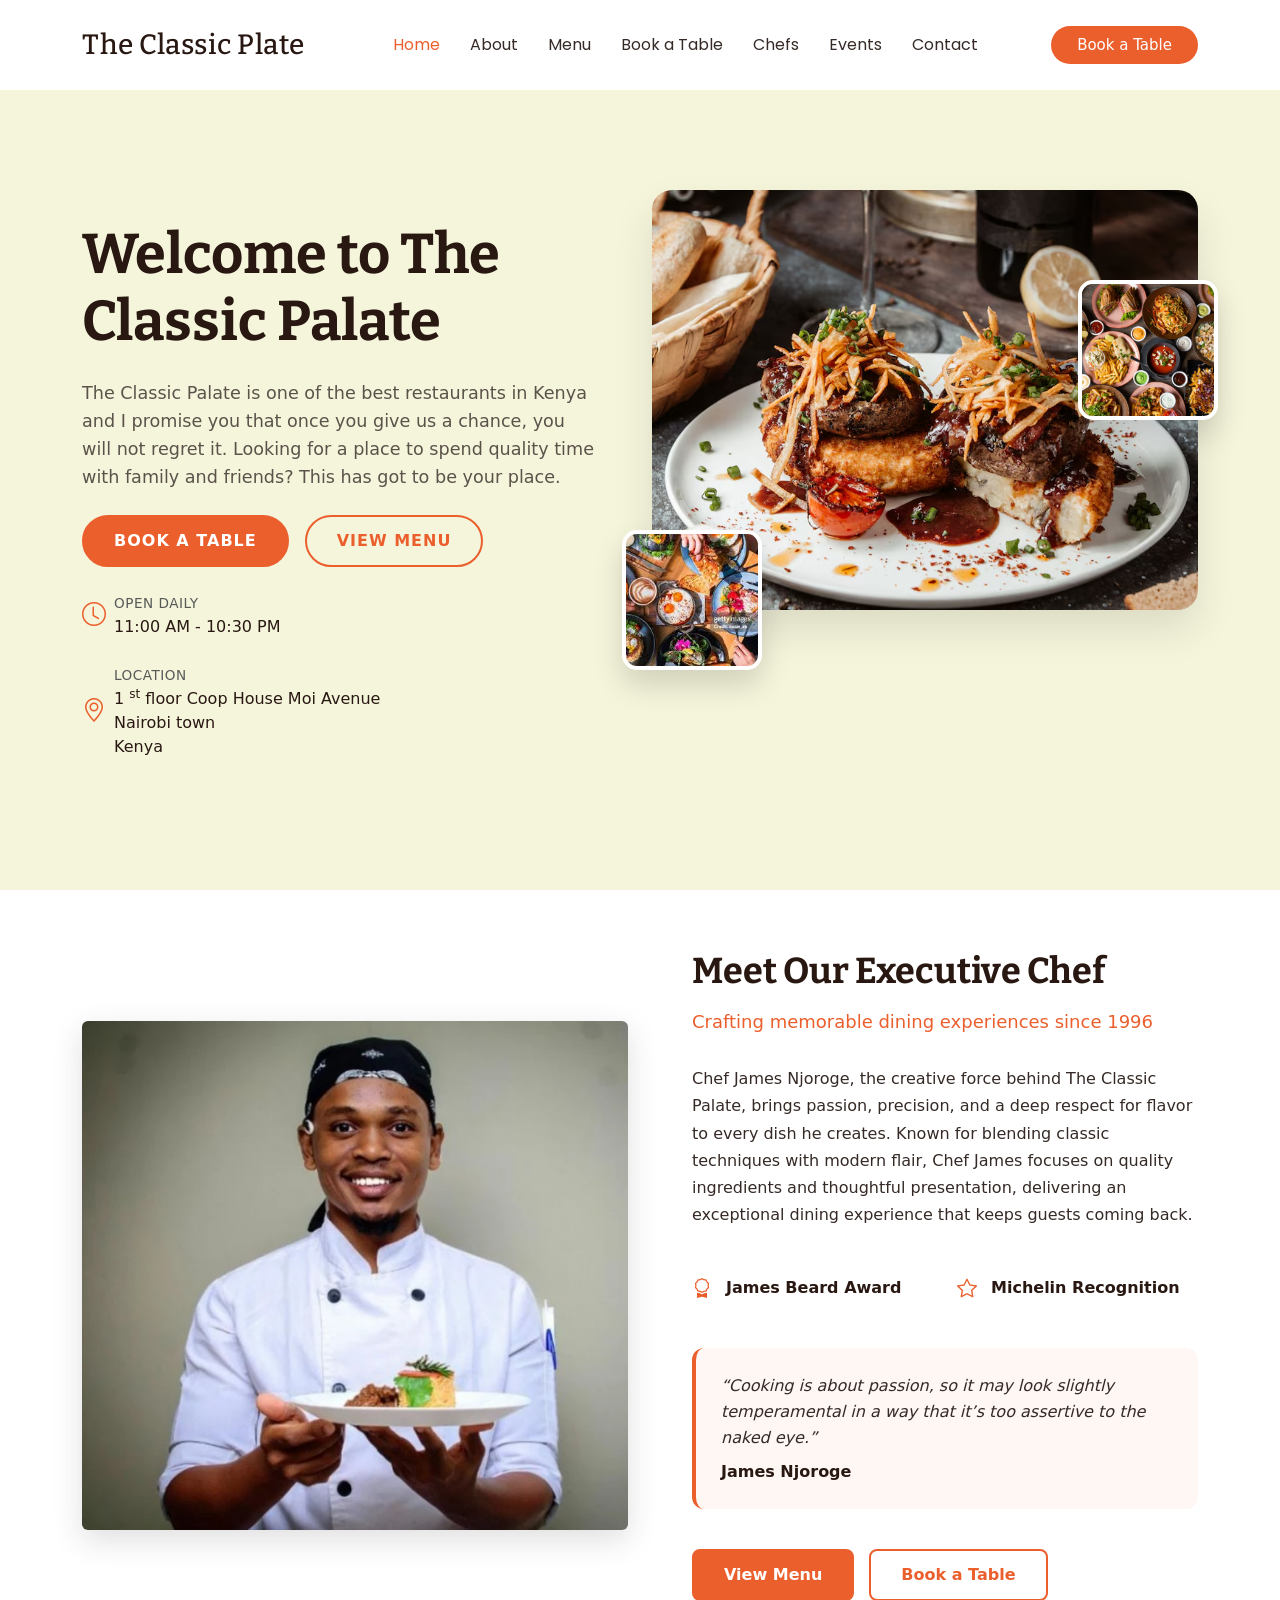
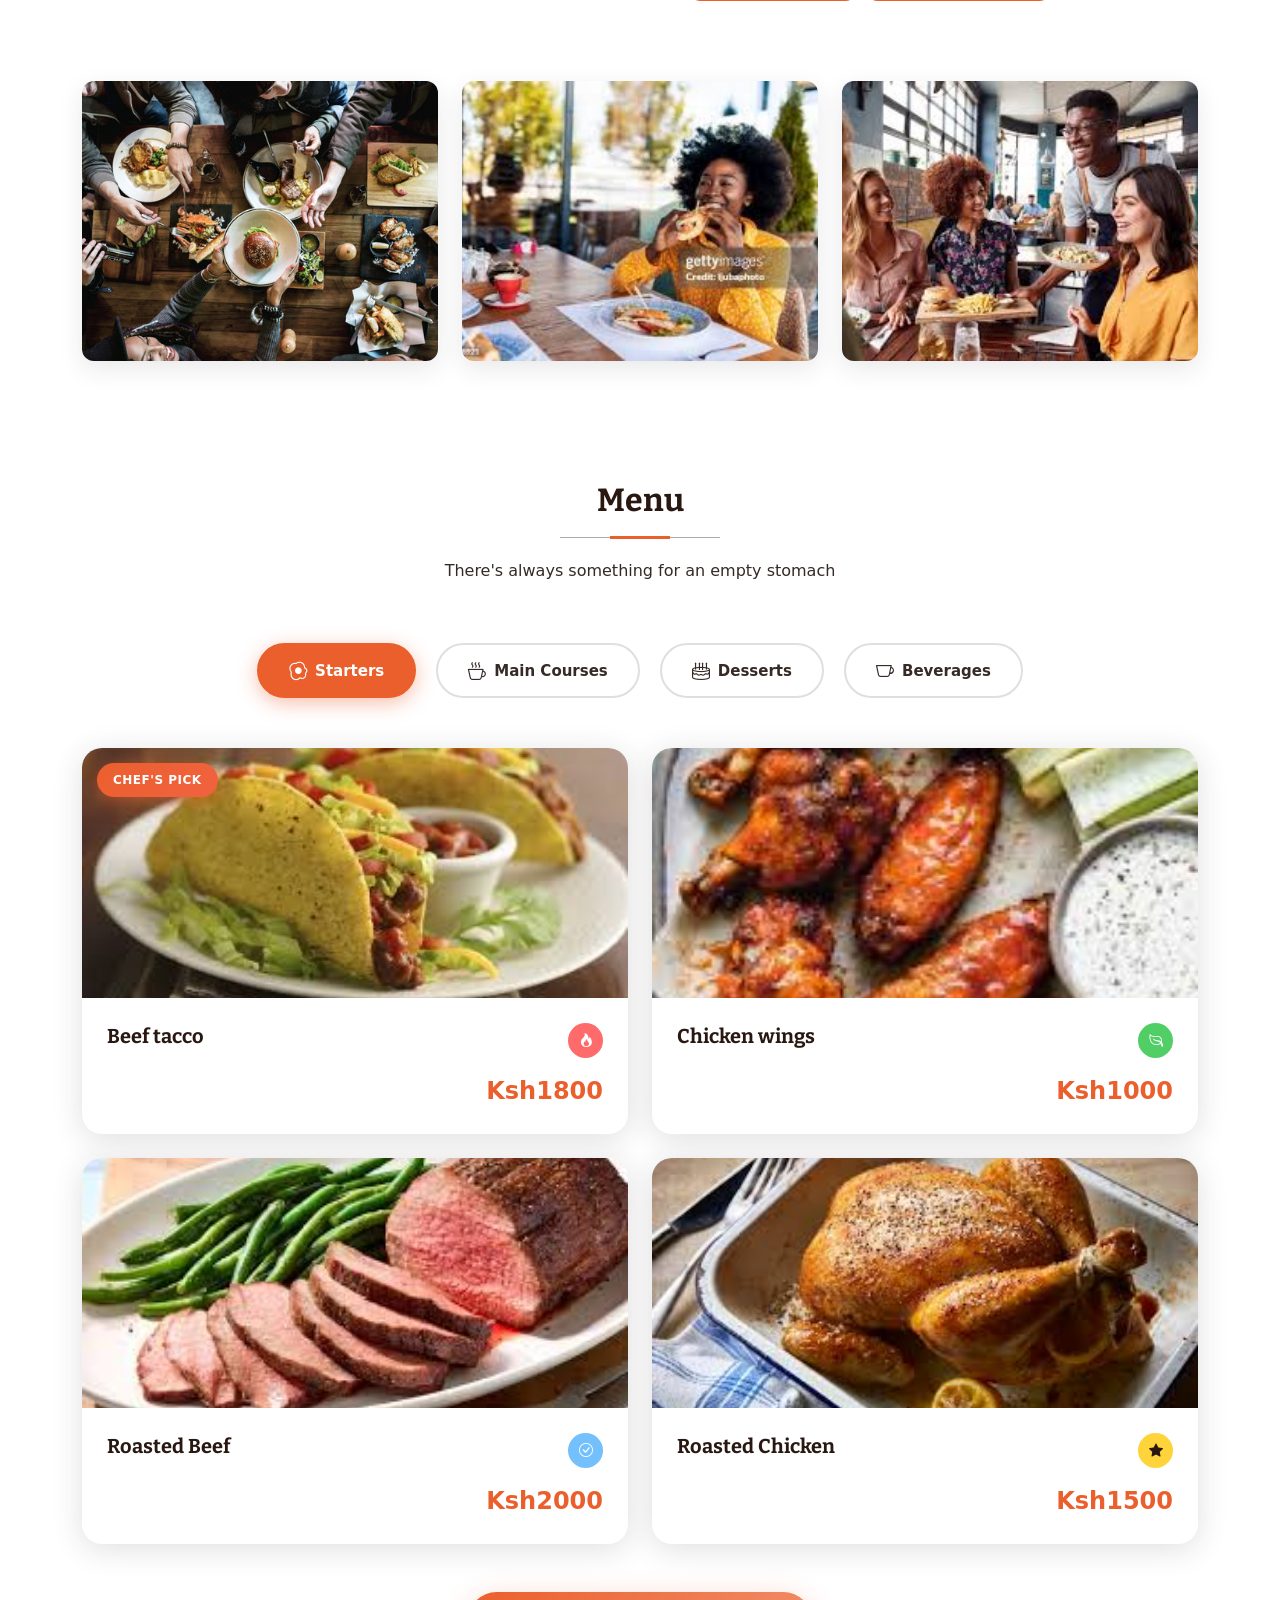
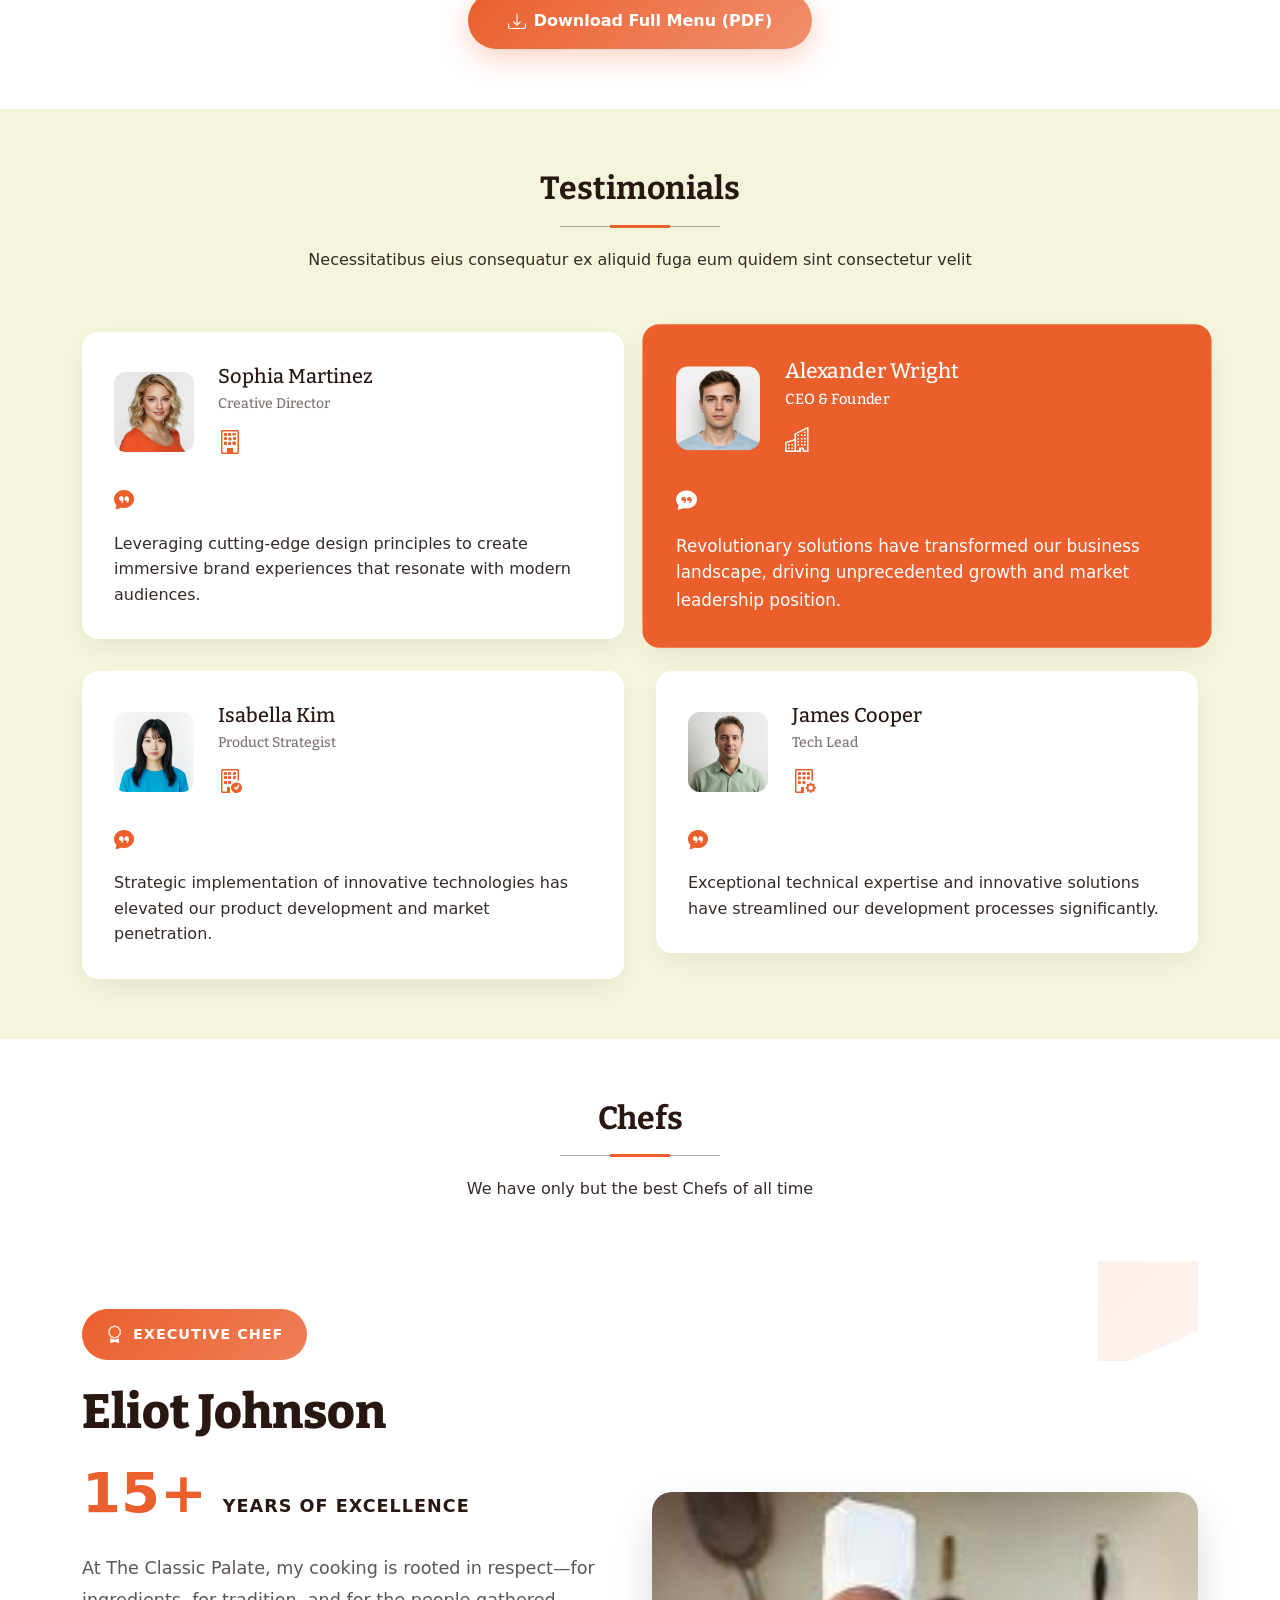
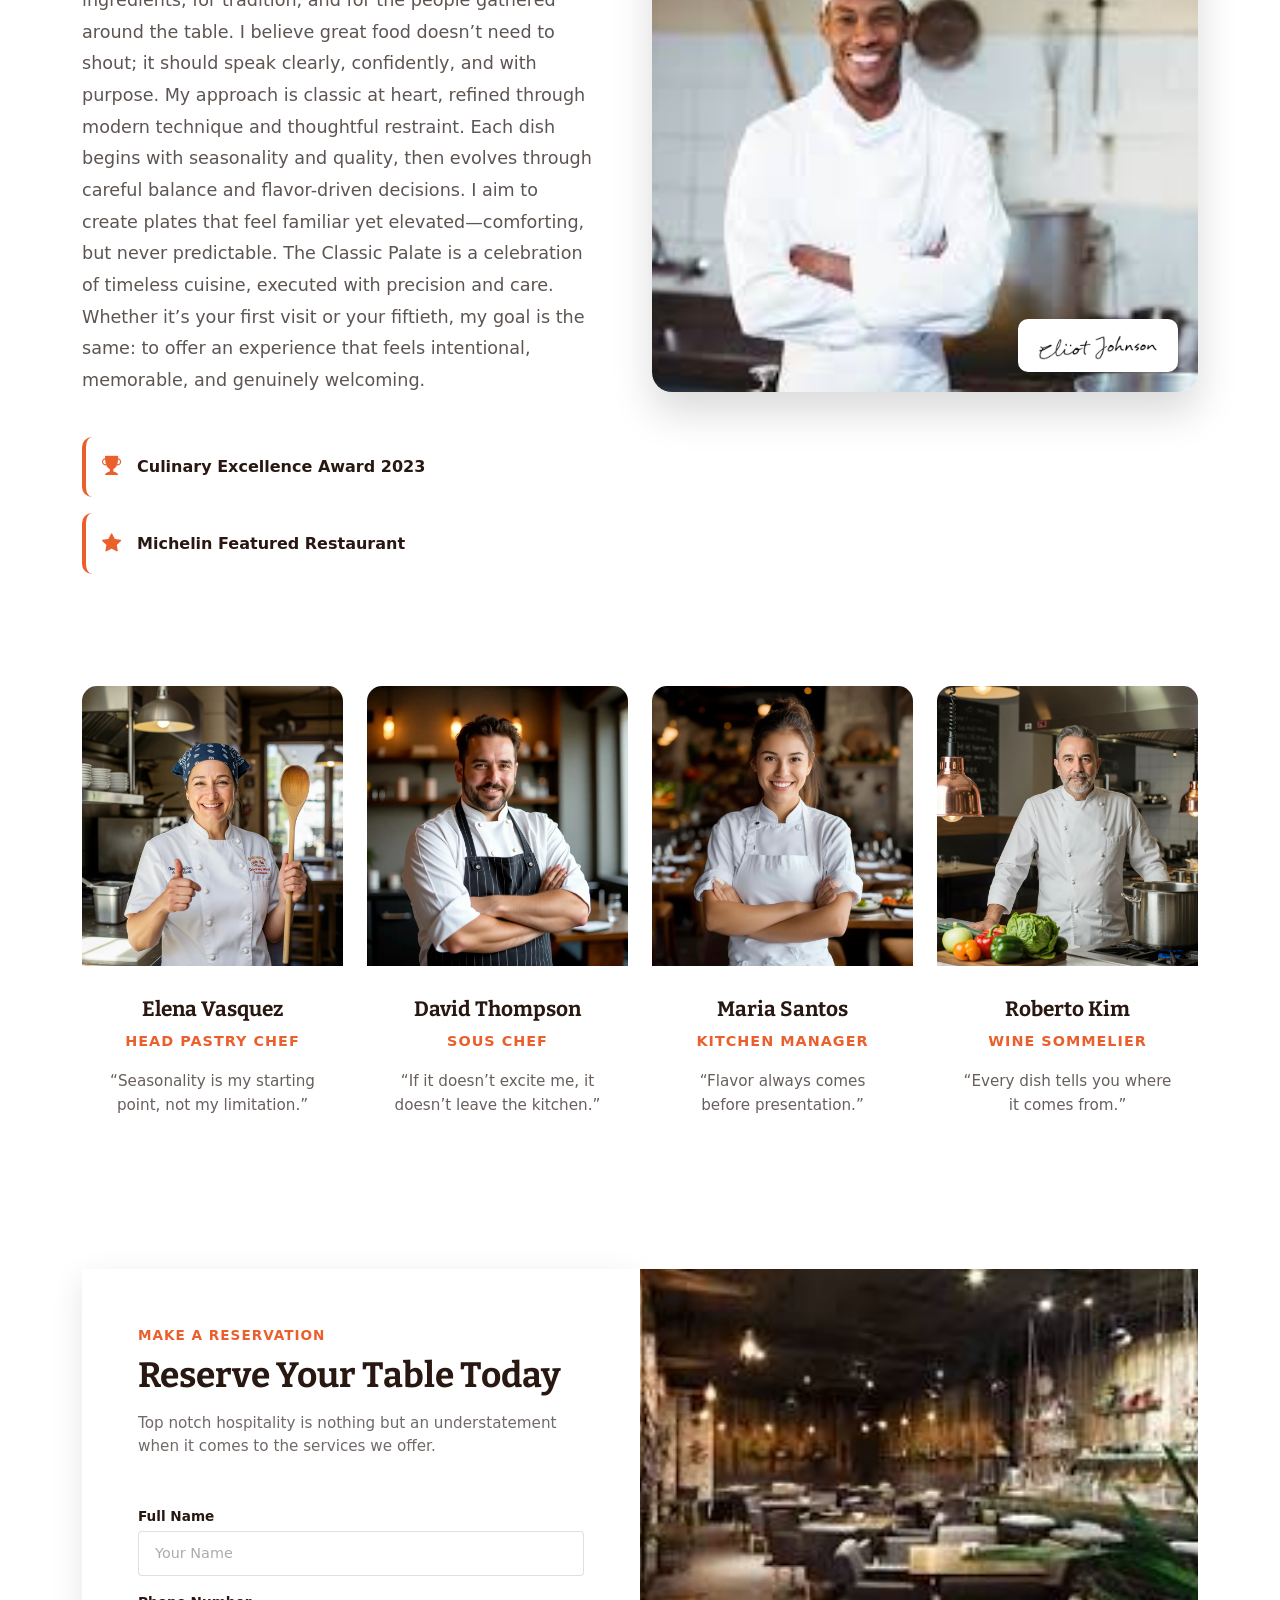
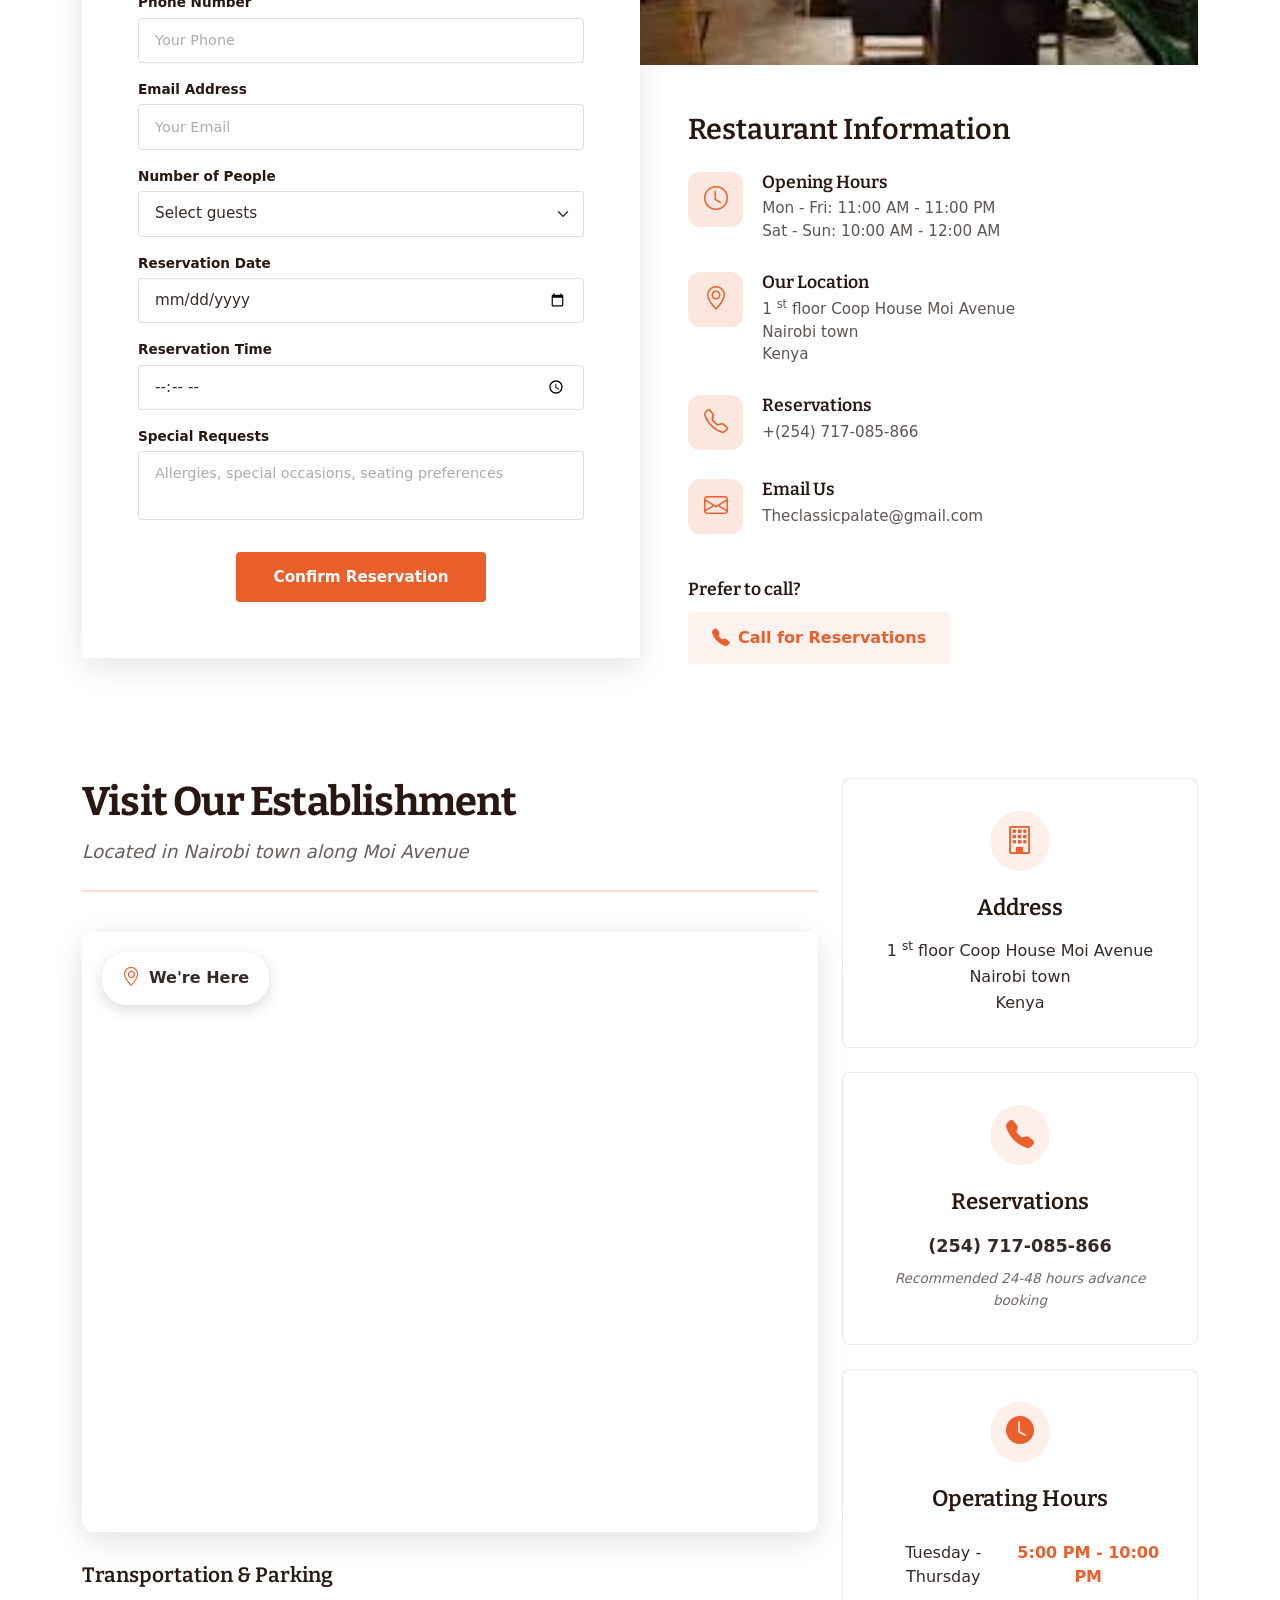
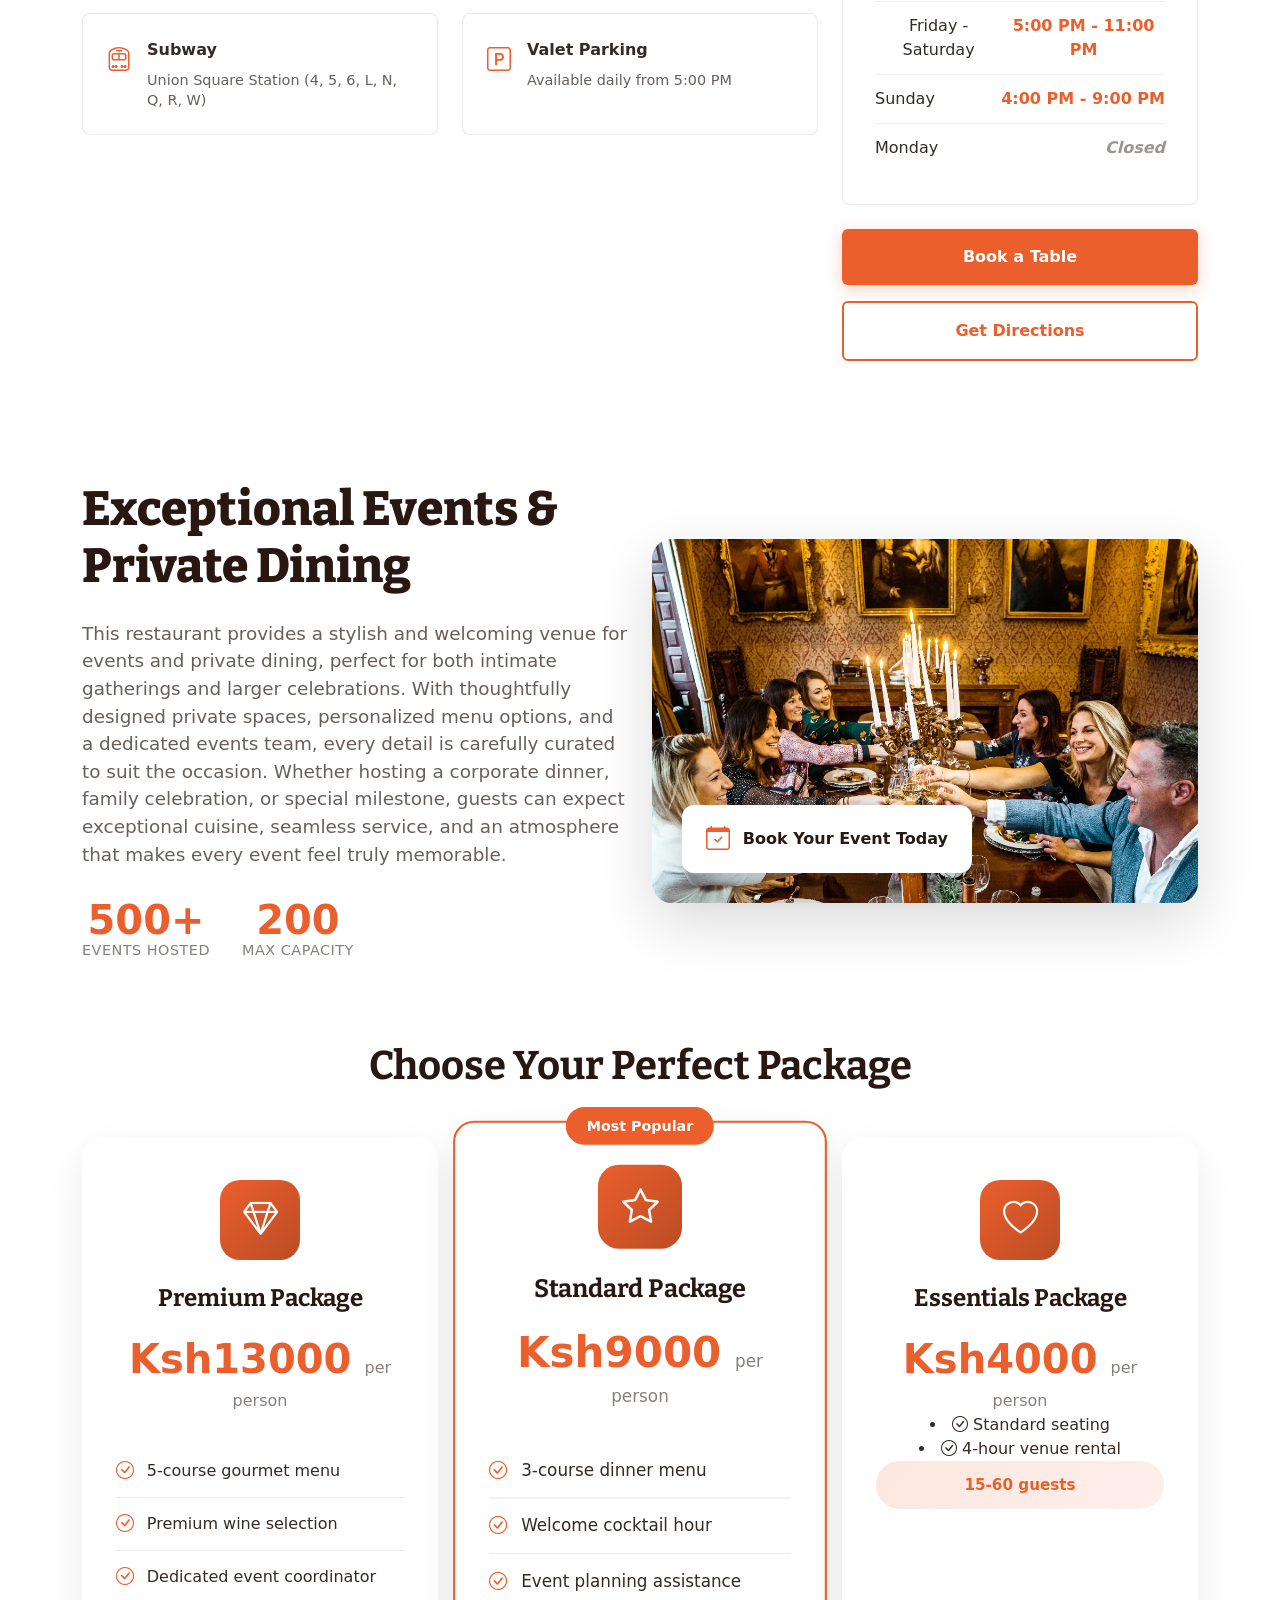
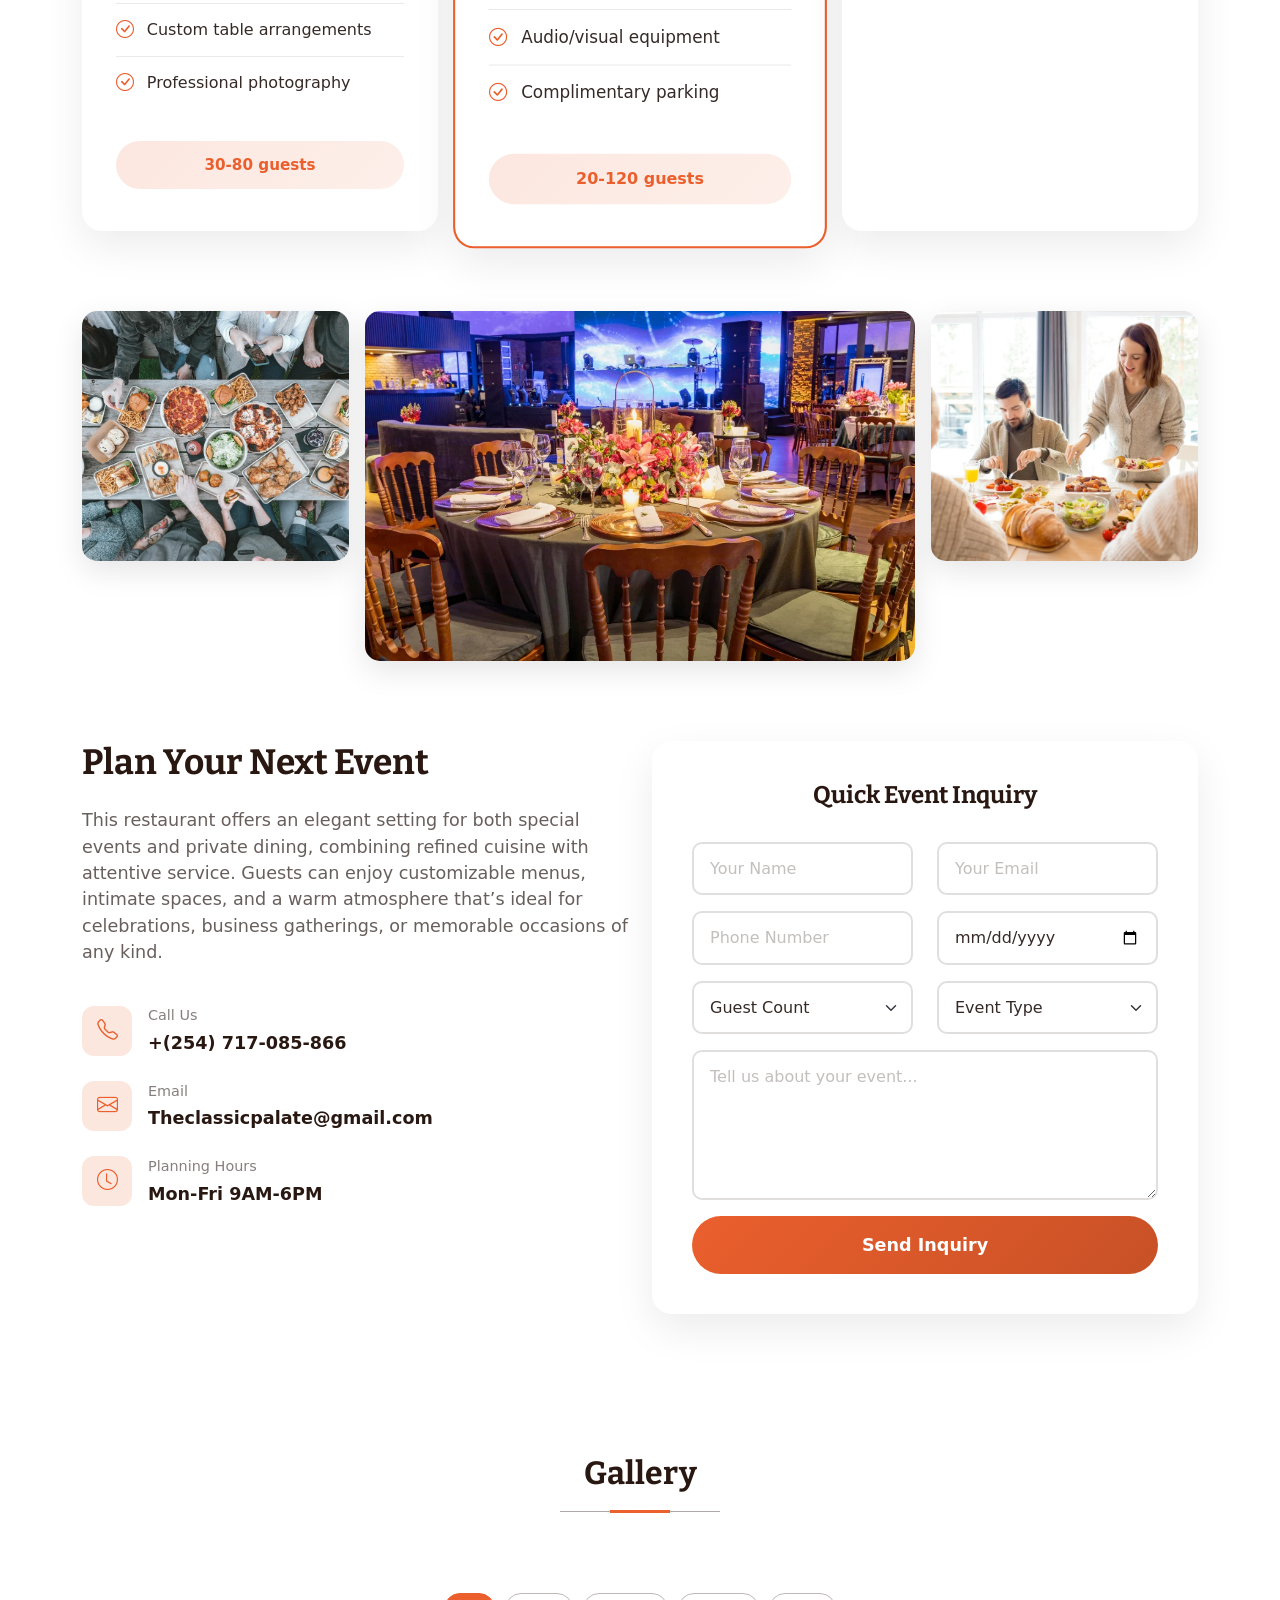
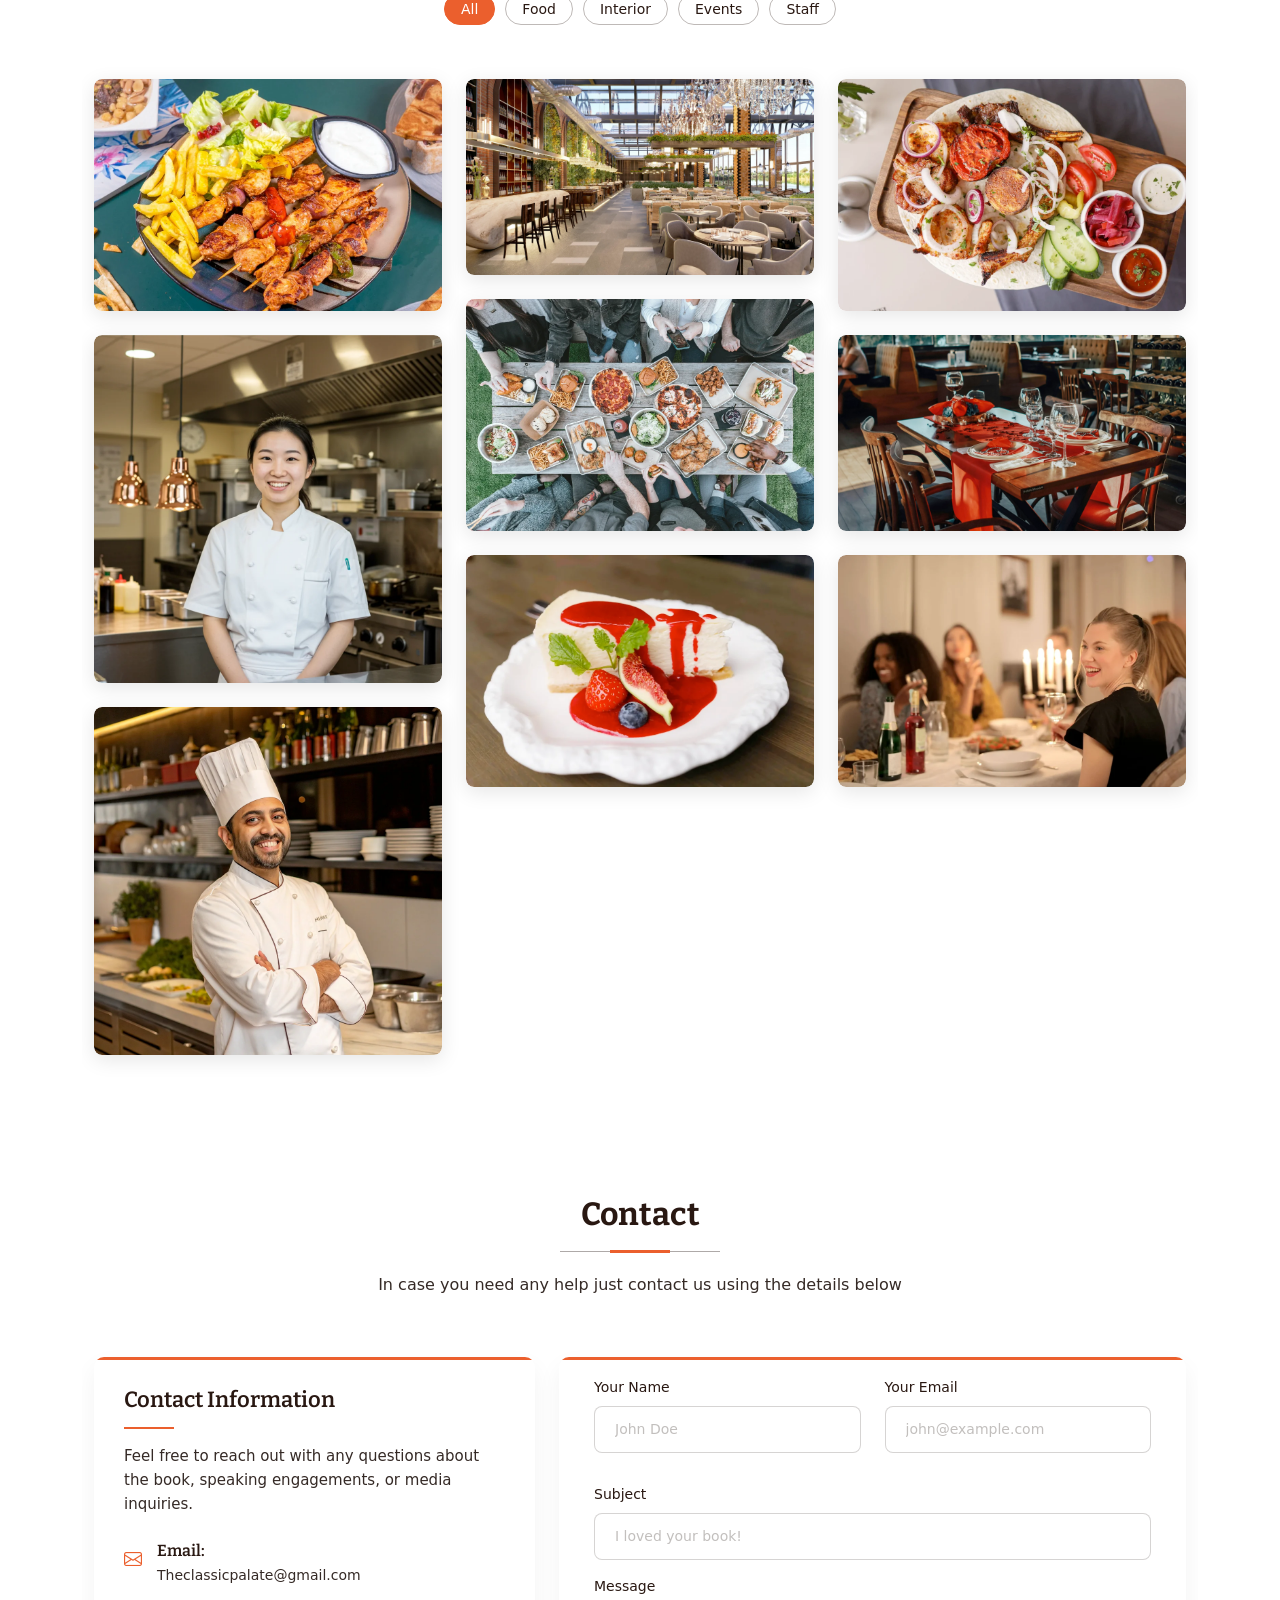
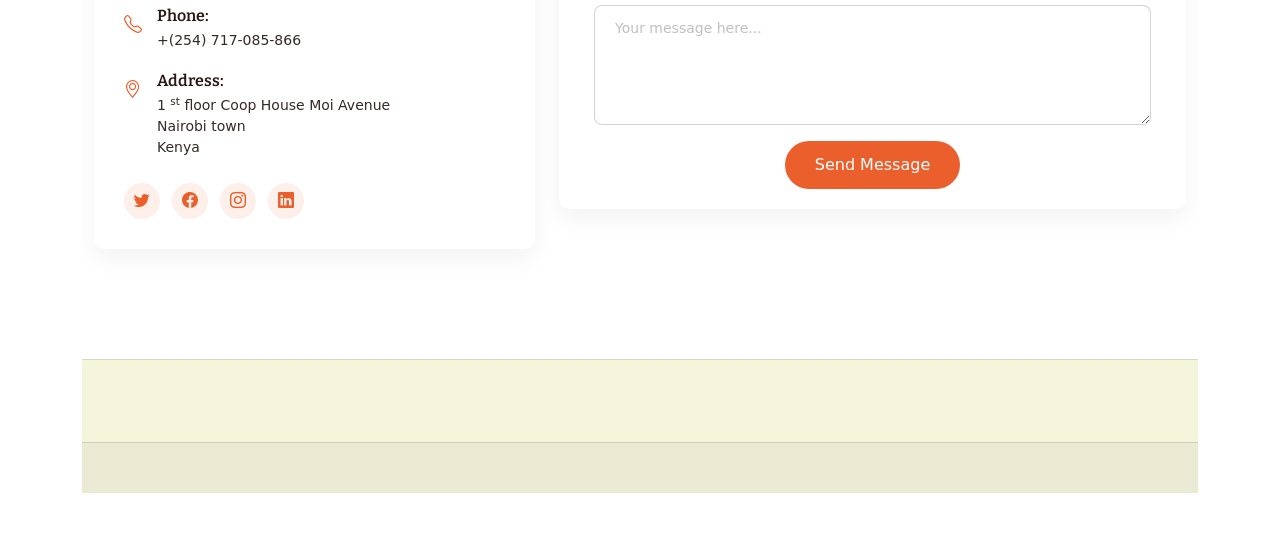
<file: index.html>
<!DOCTYPE html>
<html lang="en" xmlns:https="http://www.w3.org/1999/xhtml">

<head>
  <meta charset="utf-8">
  <meta content="width=device-width, initial-scale=1.0" name="viewport">
  <title>The Classic Palate</title>
  <meta name="description" content="">
  <meta name="keywords" content="">

  <!-- Favicons -->

  <link href="assets/img/restaurant.png" rel="icon">
  <link href="assets/img/apple-touch-icon.png" rel="apple-touch-icon">

  <!-- Fonts -->
  <link href="https://fonts.googleapis.com" rel="preconnect">
  <link href="https://fonts.gstatic.com" rel="preconnect" crossorigin>
  <link href="https://fonts.googleapis.com/css2?family=Roboto:ital,wght@0,100;0,300;0,400;0,500;0,700;0,900;1,100;1,300;1,400;1,500;1,700;1,900&family=Poppins:ital,wght@0,100;0,200;0,300;0,400;0,500;0,600;0,700;0,800;0,900;1,100;1,200;1,300;1,400;1,500;1,600;1,700;1,800;1,900&family=Bitter:ital,wght@0,100;0,200;0,300;0,400;0,500;0,600;0,700;0,800;0,900;1,100;1,200;1,300;1,400;1,500;1,600;1,700;1,800;1,900&display=swap" rel="stylesheet">

  <!-- Vendor CSS Files -->
  <link href="assets/vendor/bootstrap/css/bootstrap.min.css" rel="stylesheet">
  <link href="assets/vendor/bootstrap-icons/bootstrap-icons.css" rel="stylesheet">
  <link href="assets/vendor/aos/aos.css" rel="stylesheet">
  <link href="assets/vendor/glightbox/css/glightbox.min.css" rel="stylesheet">

  <!-- Main CSS File -->
  <link href="assets/css/main.css" rel="stylesheet">

  <!-- =======================================================
  * Template Name: The Classic Palate
  * Template URL: https://bootstrapmade.com/savora-bootstrap-restaurant-template/
  * Updated: Jul 29 2025 with Bootstrap v5.3.7
  * Author: BootstrapMade.com
  * License: https://bootstrapmade.com/license/
  ======================================================== -->
</head>

<body class="index-page">

  <header id="header" class="header d-flex align-items-center sticky-top">
    <div class="container position-relative d-flex align-items-center justify-content-between">

      <a href="index.html" class="logo d-flex align-items-center me-auto me-xl-0">
        <!-- Uncomment the line below if you also wish to use an image logo -->
        <!-- <img src="assets/img/logo.webp" alt=""> -->
        <h1 class="sitename">The Classic Plate</h1>
      </a>

      <nav id="navmenu" class="navmenu">
        <ul>
          <li><a href="#hero" class="active">Home</a></li>
          <li><a href="#about">About</a></li>
          <li><a href="#menu">Menu</a></li>
          <li><a href="#book-a-table">Book a Table</a></li>
          <li><a href="#chefs">Chefs</a></li>
          <li><a href="#events">Events</a></li>
          <li><a href="#contact">Contact</a></li>
        </ul>
        <i class="mobile-nav-toggle d-xl-none bi bi-list"></i>
      </nav>

      <a class="btn-getstarted d-none d-sm-block" href="#book-a-table">Book a Table</a>

    </div>
  </header>

  <main class="main">

    <!-- Hero Section -->
    <section id="hero" class="hero section light-background">

      <div class="container" data-aos="fade-up" data-aos-delay="100">

        <div class="hero-content">
          <div class="row align-items-center">

            <div class="col-lg-6" data-aos="fade-right" data-aos-delay="200">
              <div class="content">
                <h1 class="hero-title mb-4">Welcome to The Classic Palate</h1>
                <p class="hero-subtitle mb-4">The Classic Palate is one of the best restaurants in Kenya and I promise you that once you give us a chance, you will not regret it. Looking for a place to spend quality time with family and friends? This has got to be your place.</p>

                <div class="hero-actions d-flex flex-wrap gap-3 mb-4">
                  <a href="#book-a-table" class="btn btn-primary">Book a Table</a>
                  <a href="#menu" class="btn btn-outline">View Menu</a>
                </div>

                <div class="hero-info d-flex flex-wrap align-items-center gap-4">
                  <div class="info-item d-flex align-items-center">
                    <i class="bi bi-clock me-2"></i>
                    <div>
                      <small class="text-muted">Open Daily</small>
                      <div class="fw-medium">11:00 AM - 10:30 PM</div>
                    </div>
                  </div>
                  <div class="info-item d-flex align-items-center">
                    <i class="bi bi-geo-alt me-2"></i>
                    <div>
                      <small class="text-muted">Location</small>
                      <div class="fw-medium">1 <sup>st</sup> floor Coop House Moi Avenue<br>Nairobi town<br>Kenya</div>
                    </div>
                  </div>
                </div>
              </div>
            </div>

            <div class="col-lg-6" data-aos="fade-left" data-aos-delay="300">
              <div class="hero-images">
                <div class="main-image">
                  <img src="assets/img/palate1.avif" alt="Signature Mediterranean Dish" class="img-fluid">
                </div>
                <div class="floating-images">
                  <div class="floating-image floating-image-1">
                    <img src="assets/img/palate2.jpg" alt="Grilled Seafood" class="img-fluid">
                  </div>
                  <div class="floating-image floating-image-2">
                    <img src="assets/img/palate3.jpg" alt="Mediterranean Dessert" class="img-fluid">
                  </div>
                </div>
              </div>
            </div>

          </div>
        </div>

      </div>

    </section><!-- /Hero Section -->

    <!-- About Section -->
    <section id="about" class="about section">

      <div class="container" data-aos="fade-up" data-aos-delay="100">

        <div class="row align-items-center">
          <div class="col-lg-6" data-aos="fade-right" data-aos-delay="200">
            <div class="about-image">
              <img src="assets/img/chef2.webp" alt="Executive Chef" class="img-fluid rounded h-500px">

            </div>
          </div>

          <div class="col-lg-6" data-aos="fade-left" data-aos-delay="300">
            <div class="about-content">
              <div class="section-header">
                <h2>Meet Our Executive Chef</h2>
                <p class="subtitle">Crafting memorable dining experiences since 1996</p>
              </div>

              <div class="story-text">
                <p>Chef James Njoroge, the creative force behind The Classic Palate, brings passion, precision, and a deep respect for flavor to every dish he creates. Known for blending classic techniques with modern flair, Chef James focuses on quality ingredients and thoughtful presentation, delivering an exceptional dining experience that keeps guests coming back.</p>


              </div>

              <div class="chef-highlights">
                <div class="row">
                  <div class="col-6">
                    <div class="highlight-item">
                      <i class="bi bi-award"></i>
                      <span>James Beard Award</span>
                    </div>
                  </div>
                  <div class="col-6">
                    <div class="highlight-item">
                      <i class="bi bi-star"></i>
                      <span>Michelin Recognition</span>
                    </div>
                  </div>
                </div>
              </div>

              <div class="chef-quote">
                <blockquote>
                  “Cooking is about passion, so it may look slightly temperamental in a way that it’s too assertive to the naked eye.”
                </blockquote>
                <cite>James Njoroge</cite>
              </div>

              <div class="cta-buttons">
                <a href="#menu" class="btn btn-primary">View Menu</a>
                <a href="#book-a-table" class="btn btn-outline">Book a Table</a>
              </div>
            </div>
          </div>
        </div>

        <div class="restaurant-gallery" data-aos="fade-up" data-aos-delay="400">
          <div class="row g-4">
            <div class="col-lg-4 col-md-6">
              <div class="gallery-item">
                <img src="assets/img/palate6.jpg" alt="Restaurant Interior" class="img-fluid rounded">
                <div class="gallery-caption">
                  <h4>Elegant Dining</h4>
                  <p>Sophisticated ambiance for every occasion</p>
                </div>
              </div>
            </div><!-- End Gallery Item -->

            <div class="col-lg-4 col-md-6">
              <div class="gallery-item">
                <img src="assets/img/palate7.jpg" alt="Signature Dish" class="img-fluid rounded">
                <div class="gallery-caption">
                  <h4>Signature Dishes</h4>
                  <p>Artfully crafted seasonal specialties</p>
                </div>
              </div>
            </div><!-- End Gallery Item -->

            <div class="col-lg-4 col-md-6">
              <div class="gallery-item">
                <img src="assets/img/palate8.jpg" alt="Wine Selection" class="img-fluid rounded">
                <div class="gallery-caption">
                  <h4>Curated Wine</h4>
                  <p>Exceptional pairings from around the world</p>
                </div>
              </div>
            </div><!-- End Gallery Item -->
          </div>
        </div>

      </div>

    </section><!-- /About Section -->

    <!-- Menu Section -->
    <section id="menu" class="menu section">

      <!-- Section Title -->
      <div class="container section-title" data-aos="fade-up">
        <h2>Menu</h2>
        <p>There's always something for an empty stomach</p>
      </div><!-- End Section Title -->

      <div class="container" data-aos="fade-up" data-aos-delay="100">

        <div class="row">
          <div class="col-lg-12">
            <div class="menu-filters">
              <ul class="nav nav-pills justify-content-center" id="menuTabs" role="tablist">
                <li class="nav-item" role="presentation">
                  <button class="nav-link active" id="menu-starters-tab" data-bs-toggle="pill" data-bs-target="#menu-starters" type="button" role="tab">
                    <i class="bi bi-egg-fried me-2"></i>Starters
                  </button>
                </li>
                <li class="nav-item" role="presentation">
                  <button class="nav-link" id="menu-mains-tab" data-bs-toggle="pill" data-bs-target="#menu-mains" type="button" role="tab">
                    <i class="bi bi-cup-hot me-2"></i>Main Courses
                  </button>
                </li>
                <li class="nav-item" role="presentation">
                  <button class="nav-link" id="menu-desserts-tab" data-bs-toggle="pill" data-bs-target="#menu-desserts" type="button" role="tab">
                    <i class="bi bi-cake2 me-2"></i>Desserts
                  </button>
                </li>
                <li class="nav-item" role="presentation">
                  <button class="nav-link" id="menu-drinks-tab" data-bs-toggle="pill" data-bs-target="#menu-drinks" type="button" role="tab">
                    <i class="bi bi-cup me-2"></i>Beverages
                  </button>
                </li>
              </ul>
            </div>
          </div>
        </div>

        <div class="tab-content" id="menuTabContent">
          <!-- Starters Tab -->
          <div class="tab-pane fade show active" id="menu-starters" role="tabpanel">
            <div class="row gy-4" data-aos="fade-up" data-aos-delay="200">
              <div class="col-lg-6">
                <div class="menu-item">
                  <div class="menu-item-image">
                    <img src="assets/img/beeftaccos.jpg" class="img-fluid" alt="Starter">
                    <div class="special-badge">Chef's Pick</div>
                  </div>
                  <div class="menu-item-content">
                    <div class="menu-item-header">
                      <h4>Beef tacco</h4>
                      <div class="dietary-tags">
                        <span class="tag spicy"><i class="bi bi-fire"></i></span>
                      </div>
                    </div>

                    <div class="menu-item-footer">
                      <span class="price">Ksh1800</span>
                    </div>
                  </div>
                </div>
              </div>

              <div class="col-lg-6">
                <div class="menu-item">
                  <div class="menu-item-image">
                    <img src="assets/img/chickenwings.jpg" class="img-fluid" alt="Starter">
                  </div>
                  <div class="menu-item-content">
                    <div class="menu-item-header">
                      <h4>Chicken wings</h4>
                      <div class="dietary-tags">
                        <span class="tag vegetarian"><i class="bi bi-leaf"></i></span>
                      </div>
                    </div>

                    <div class="menu-item-footer">
                      <span class="price">Ksh1000</span>
                    </div>
                  </div>
                </div>
              </div>

              <div class="col-lg-6">
                <div class="menu-item">
                  <div class="menu-item-image">
                    <img src="assets/img/beef.jpg" class="img-fluid" alt="Starter">
                  </div>
                  <div class="menu-item-content">
                    <div class="menu-item-header">
                      <h4>Roasted Beef</h4>
                      <div class="dietary-tags">
                        <span class="tag gluten-free"><i class="bi bi-check-circle"></i></span>
                      </div>
                    </div>

                    <div class="menu-item-footer">
                      <span class="price">Ksh2000</span>
                    </div>
                  </div>
                </div>
              </div>

              <div class="col-lg-6">
                <div class="menu-item">
                  <div class="menu-item-image">
                    <img src="assets/img/chicken.jpg" class="img-fluid" alt="Starter">
                  </div>
                  <div class="menu-item-content">
                    <div class="menu-item-header">
                      <h4>Roasted Chicken</h4>
                      <div class="dietary-tags">
                        <span class="tag premium"><i class="bi bi-star-fill"></i></span>
                      </div>
                    </div>

                    <div class="menu-item-footer">
                      <span class="price">Ksh1500</span>
                    </div>
                  </div>
                </div>
              </div>
            </div>
          </div>

          <!-- Main Courses Tab -->
          <div class="tab-pane fade" id="menu-mains" role="tabpanel">
            <div class="row gy-4" data-aos="fade-up" data-aos-delay="200">
              <div class="col-lg-6">
                <div class="menu-item">
                  <div class="menu-item-image">
                    <img src="assets/img/restaurant/main-2.webp" class="img-fluid" alt="Main Course">
                    <div class="special-badge">Signature</div>
                  </div>
                  <div class="menu-item-content">
                    <div class="menu-item-header">
                      <h4>Grilled Ribeye Steak</h4>
                      <div class="dietary-tags">
                        <span class="tag premium"><i class="bi bi-star-fill"></i></span>
                      </div>
                    </div>
                    <p>Sed ut perspiciatis unde omnis iste natus error sit voluptatem accusantium doloremque laudantium</p>
                    <div class="menu-item-footer">
                      <span class="price">$45</span>
                    </div>
                  </div>
                </div>
              </div>

              <div class="col-lg-6">
                <div class="menu-item">
                  <div class="menu-item-image">
                    <img src="assets/img/restaurant/main-4.webp" class="img-fluid" alt="Main Course">
                  </div>
                  <div class="menu-item-content">
                    <div class="menu-item-header">
                      <h4>Pan-Seared Salmon</h4>
                      <div class="dietary-tags">
                        <span class="tag gluten-free"><i class="bi bi-check-circle"></i></span>
                      </div>
                    </div>
                    <p>Totam rem aperiam eaque ipsa quae ab illo inventore veritatis et quasi architecto beatae vitae</p>
                    <div class="menu-item-footer">
                      <span class="price">$38</span>
                    </div>
                  </div>
                </div>
              </div>

              <div class="col-lg-6">
                <div class="menu-item">
                  <div class="menu-item-image">
                    <img src="assets/img/restaurant/main-6.webp" class="img-fluid" alt="Main Course">
                  </div>
                  <div class="menu-item-content">
                    <div class="menu-item-header">
                      <h4>Lobster Ravioli</h4>
                      <div class="dietary-tags">
                        <span class="tag premium"><i class="bi bi-star-fill"></i></span>
                      </div>
                    </div>
                    <p>Nemo enim ipsam voluptatem quia voluptas sit aspernatur aut odit aut fugit sed quia consequuntur</p>
                    <div class="menu-item-footer">
                      <span class="price">$42</span>
                    </div>
                  </div>
                </div>
              </div>

              <div class="col-lg-6">
                <div class="menu-item">
                  <div class="menu-item-image">
                    <img src="assets/img/restaurant/main-8.webp" class="img-fluid" alt="Main Course">
                  </div>
                  <div class="menu-item-content">
                    <div class="menu-item-header">
                      <h4>Mushroom Risotto</h4>
                      <div class="dietary-tags">
                        <span class="tag vegetarian"><i class="bi bi-leaf"></i></span>
                      </div>
                    </div>
                    <p>Magni dolores eos qui ratione voluptatem sequi nesciunt neque porro quisquam est qui dolorem</p>
                    <div class="menu-item-footer">
                      <span class="price">$32</span>
                    </div>
                  </div>
                </div>
              </div>
            </div>
          </div>

          <!-- Desserts Tab -->
          <div class="tab-pane fade" id="menu-desserts" role="tabpanel">
            <div class="row gy-4" data-aos="fade-up" data-aos-delay="200">
              <div class="col-lg-6">
                <div class="menu-item">
                  <div class="menu-item-image">
                    <img src="assets/img/restaurant/dessert-2.webp" class="img-fluid" alt="Dessert">
                    <div class="special-badge">Popular</div>
                  </div>
                  <div class="menu-item-content">
                    <div class="menu-item-header">
                      <h4>Chocolate Lava Cake</h4>
                      <div class="dietary-tags">
                        <span class="tag vegetarian"><i class="bi bi-leaf"></i></span>
                      </div>
                    </div>
                    <p>Ipsum quia dolor sit amet consectetur adipiscing elit sed do eiusmod tempor incididunt</p>
                    <div class="menu-item-footer">
                      <span class="price">$14</span>
                    </div>
                  </div>
                </div>
              </div>

              <div class="col-lg-6">
                <div class="menu-item">
                  <div class="menu-item-image">
                    <img src="assets/img/restaurant/dessert-5.webp" class="img-fluid" alt="Dessert">
                  </div>
                  <div class="menu-item-content">
                    <div class="menu-item-header">
                      <h4>Crème Brûlée</h4>
                      <div class="dietary-tags">
                        <span class="tag gluten-free"><i class="bi bi-check-circle"></i></span>
                      </div>
                    </div>
                    <p>Ut labore et dolore magna aliqua ut enim ad minim veniam quis nostrud exercitation ullamco</p>
                    <div class="menu-item-footer">
                      <span class="price">$12</span>
                    </div>
                  </div>
                </div>
              </div>

              <div class="col-lg-6">
                <div class="menu-item">
                  <div class="menu-item-image">
                    <img src="assets/img/restaurant/dessert-7.webp" class="img-fluid" alt="Dessert">
                  </div>
                  <div class="menu-item-content">
                    <div class="menu-item-header">
                      <h4>Tiramisu</h4>
                      <div class="dietary-tags">
                        <span class="tag vegetarian"><i class="bi bi-leaf"></i></span>
                      </div>
                    </div>
                    <p>Laboris nisi ut aliquip ex ea commodo consequat duis aute irure dolor in reprehenderit</p>
                    <div class="menu-item-footer">
                      <span class="price">$13</span>
                    </div>
                  </div>
                </div>
              </div>

              <div class="col-lg-6">
                <div class="menu-item">
                  <div class="menu-item-image">
                    <img src="assets/img/restaurant/dessert-9.webp" class="img-fluid" alt="Dessert">
                  </div>
                  <div class="menu-item-content">
                    <div class="menu-item-header">
                      <h4>Seasonal Fruit Tart</h4>
                      <div class="dietary-tags">
                        <span class="tag vegan"><i class="bi bi-flower1"></i></span>
                      </div>
                    </div>
                    <p>In voluptate velit esse cillum dolore eu fugiat nulla pariatur excepteur sint occaecat</p>
                    <div class="menu-item-footer">
                      <span class="price">$11</span>
                    </div>
                  </div>
                </div>
              </div>
            </div>
          </div>

          <!-- Beverages Tab -->
          <div class="tab-pane fade" id="menu-drinks" role="tabpanel">
            <div class="row gy-4" data-aos="fade-up" data-aos-delay="200">
              <div class="col-lg-6">
                <div class="menu-item">
                  <div class="menu-item-image">
                    <img src="assets/img/restaurant/drink-3.webp" class="img-fluid" alt="Beverage">
                    <div class="special-badge">House Special</div>
                  </div>
                  <div class="menu-item-content">
                    <div class="menu-item-header">
                      <h4>Signature Cocktail</h4>
                      <div class="dietary-tags">
                        <span class="tag spicy"><i class="bi bi-fire"></i></span>
                      </div>
                    </div>
                    <p>Cupidatat non proident sunt in culpa qui officia deserunt mollit anim id est laborum</p>
                    <div class="menu-item-footer">
                      <span class="price">$16</span>
                    </div>
                  </div>
                </div>
              </div>

              <div class="col-lg-6">
                <div class="menu-item">
                  <div class="menu-item-image">
                    <img src="assets/img/restaurant/drink-6.webp" class="img-fluid" alt="Beverage">
                  </div>
                  <div class="menu-item-content">
                    <div class="menu-item-header">
                      <h4>Fresh Fruit Smoothie</h4>
                      <div class="dietary-tags">
                        <span class="tag vegan"><i class="bi bi-flower1"></i></span>
                      </div>
                    </div>
                    <p>Sed ut perspiciatis unde omnis iste natus error sit voluptatem accusantium doloremque</p>
                    <div class="menu-item-footer">
                      <span class="price">$8</span>
                    </div>
                  </div>
                </div>
              </div>

              <div class="col-lg-6">
                <div class="menu-item">
                  <div class="menu-item-image">
                    <img src="assets/img/restaurant/drink-8.webp" class="img-fluid" alt="Beverage">
                  </div>
                  <div class="menu-item-content">
                    <div class="menu-item-header">
                      <h4>Premium Wine Selection</h4>
                      <div class="dietary-tags">
                        <span class="tag premium"><i class="bi bi-star-fill"></i></span>
                      </div>
                    </div>
                    <p>Laudantium totam rem aperiam eaque ipsa quae ab illo inventore veritatis et quasi</p>
                    <div class="menu-item-footer">
                      <span class="price">$35</span>
                    </div>
                  </div>
                </div>
              </div>

              <div class="col-lg-6">
                <div class="menu-item">
                  <div class="menu-item-image">
                    <img src="assets/img/restaurant/drink-10.webp" class="img-fluid" alt="Beverage">
                  </div>
                  <div class="menu-item-content">
                    <div class="menu-item-header">
                      <h4>Artisan Coffee</h4>
                      <div class="dietary-tags">
                        <span class="tag vegan"><i class="bi bi-flower1"></i></span>
                      </div>
                    </div>
                    <p>Architecto beatae vitae dicta sunt explicabo nemo enim ipsam voluptatem quia voluptas</p>
                    <div class="menu-item-footer">
                      <span class="price">$6</span>
                    </div>
                  </div>
                </div>
              </div>
            </div>
          </div>
        </div>

        <div class="row mt-5">
          <div class="col-12 text-center" data-aos="fade-up" data-aos-delay="300">
            <a href="#" class="btn btn-download">
              <i class="bi bi-download me-2"></i>Download Full Menu (PDF)
            </a>
          </div>
        </div>

      </div>

    </section><!-- /Menu Section -->

    <!-- Testimonials Section -->
    <section id="testimonials" class="testimonials section light-background">

      <!-- Section Title -->
      <div class="container section-title" data-aos="fade-up">
        <h2>Testimonials</h2>
        <p>Necessitatibus eius consequatur ex aliquid fuga eum quidem sint consectetur velit</p>
      </div><!-- End Section Title -->

      <div class="container">

        <div class="testimonial-grid">

          <div class="testimonial-item" data-aos="zoom-in" data-aos-delay="100">
            <div class="testimonial-card">
              <div class="testimonial-header">
                <div class="testimonial-image">
                  <img src="assets/img/person/person-f-5.webp" class="img-fluid" alt="Testimonial 1">
                </div>
                <div class="testimonial-meta">
                  <h3>Sophia Martinez</h3>
                  <h4>Creative Director</h4>
                  <div class="company-logo">
                    <i class="bi bi-building"></i>
                  </div>
                </div>
              </div>
              <div class="testimonial-body">
                <i class="bi bi-chat-quote-fill quote-icon"></i>
                <p>Leveraging cutting-edge design principles to create immersive brand experiences that resonate with modern audiences.</p>
              </div>
            </div>
          </div>

          <div class="testimonial-item featured" data-aos="zoom-in" data-aos-delay="200">
            <div class="testimonial-card">
              <div class="testimonial-header">
                <div class="testimonial-image">
                  <img src="assets/img/person/person-m-5.webp" class="img-fluid" alt="Testimonial 2">
                </div>
                <div class="testimonial-meta">
                  <h3>Alexander Wright</h3>
                  <h4>CEO &amp; Founder</h4>
                  <div class="company-logo">
                    <i class="bi bi-buildings"></i>
                  </div>
                </div>
              </div>
              <div class="testimonial-body">
                <i class="bi bi-chat-quote-fill quote-icon"></i>
                <p>Revolutionary solutions have transformed our business landscape, driving unprecedented growth and market leadership position.</p>
              </div>
            </div>
          </div>

          <div class="testimonial-item" data-aos="zoom-in" data-aos-delay="300">
            <div class="testimonial-card">
              <div class="testimonial-header">
                <div class="testimonial-image">
                  <img src="assets/img/person/person-f-6.webp" class="img-fluid" alt="Testimonial 3">
                </div>
                <div class="testimonial-meta">
                  <h3>Isabella Kim</h3>
                  <h4>Product Strategist</h4>
                  <div class="company-logo">
                    <i class="bi bi-building-check"></i>
                  </div>
                </div>
              </div>
              <div class="testimonial-body">
                <i class="bi bi-chat-quote-fill quote-icon"></i>
                <p>Strategic implementation of innovative technologies has elevated our product development and market penetration.</p>
              </div>
            </div>
          </div>

          <div class="testimonial-item" data-aos="zoom-in" data-aos-delay="400">
            <div class="testimonial-card">
              <div class="testimonial-header">
                <div class="testimonial-image">
                  <img src="assets/img/person/person-m-6.webp" class="img-fluid" alt="Testimonial 4">
                </div>
                <div class="testimonial-meta">
                  <h3>James Cooper</h3>
                  <h4>Tech Lead</h4>
                  <div class="company-logo">
                    <i class="bi bi-building-gear"></i>
                  </div>
                </div>
              </div>
              <div class="testimonial-body">
                <i class="bi bi-chat-quote-fill quote-icon"></i>
                <p>Exceptional technical expertise and innovative solutions have streamlined our development processes significantly.</p>
              </div>
            </div>
          </div>

        </div>

      </div>

    </section><!-- /Testimonials Section -->

    <!-- Chefs Section -->
    <section id="chefs" class="chefs section">

      <!-- Section Title -->
      <div class="container section-title" data-aos="fade-up">
        <h2>Chefs</h2>
        <p>We have only but the best Chefs of all time</p>
      </div><!-- End Section Title -->

      <div class="container" data-aos="fade-up" data-aos-delay="100">

        <div class="main-chef-section" data-aos="fade-up" data-aos-delay="200">
          <div class="row align-items-center">
            <div class="col-lg-6">
              <div class="chef-content">
                <div class="chef-badge">
                  <i class="bi bi-award"></i>
                  <span>Executive Chef</span>
                </div>
                <h2>Eliot Johnson</h2>
                <div class="experience-years">
                  <span class="number">15+</span>
                  <span class="text">Years of Excellence</span>
                </div>
                <p>At The Classic Palate, my cooking is rooted in respect—for ingredients, for tradition, and for the people gathered around the table. I believe great food doesn’t need to shout; it should speak clearly, confidently, and with purpose.

My approach is classic at heart, refined through modern technique and thoughtful restraint. Each dish begins with seasonality and quality, then evolves through careful balance and flavor-driven decisions. I aim to create plates that feel familiar yet elevated—comforting, but never predictable.

The Classic Palate is a celebration of timeless cuisine, executed with precision and care. Whether it’s your first visit or your fiftieth, my goal is the same: to offer an experience that feels intentional, memorable, and genuinely welcoming.</p>
                <div class="achievements">
                  <div class="achievement-item">
                    <i class="bi bi-trophy-fill"></i>
                    <span>Culinary Excellence Award 2023</span>
                  </div>
                  <div class="achievement-item">
                    <i class="bi bi-star-fill"></i>
                    <span>Michelin Featured Restaurant</span>
                  </div>
                </div>
              </div>
            </div>
            <div class="col-lg-6">
              <div class="chef-image-container" data-aos="zoom-in" data-aos-delay="300">
                <div class="image-frame">
                  <img src="assets/img/chef4.jpg" class="img-fluid" alt="Executive Chef">
                  <div class="signature-overlay">
                    <img src="assets/img/misc/signature-1.webp" alt="Chef Signature">
                  </div>
                </div>
              </div>
            </div>
          </div>
        </div>

        <div class="team-grid" data-aos="fade-up" data-aos-delay="400">
          <div class="row g-4">
            <div class="col-lg-3 col-md-6">
              <div class="team-member" data-aos="flip-left" data-aos-delay="100">
                <div class="member-photo">
                  <img src="assets/img/restaurant/chef-5.webp" class="img-fluid" alt="Team Member">
                  <div class="overlay">
                    <div class="social-icons">
                      <a href="#"><i class="bi bi-instagram"></i></a>
                      <a href="#"><i class="bi bi-linkedin"></i></a>
                    </div>
                  </div>
                </div>
                <div class="member-info">
                  <h4>Elena Vasquez</h4>
                  <span class="position">Head Pastry Chef</span>
                  <p>“Seasonality is my starting point, not my limitation.”</p>
                </div>
              </div>
            </div>

            <div class="col-lg-3 col-md-6">
              <div class="team-member" data-aos="flip-left" data-aos-delay="150">
                <div class="member-photo">
                  <img src="assets/img/restaurant/chef-9.webp" class="img-fluid" alt="Team Member">
                  <div class="overlay">
                    <div class="social-icons">
                      <a href="#"><i class="bi bi-instagram"></i></a>
                      <a href="#"><i class="bi bi-linkedin"></i></a>
                    </div>
                  </div>
                </div>
                <div class="member-info">
                  <h4>David Thompson</h4>
                  <span class="position">Sous Chef</span>
                  <p>“If it doesn’t excite me, it doesn’t leave the kitchen.”</p>
                </div>
              </div>
            </div>

            <div class="col-lg-3 col-md-6">
              <div class="team-member" data-aos="flip-left" data-aos-delay="200">
                <div class="member-photo">
                  <img src="assets/img/restaurant/chef-2.webp" class="img-fluid" alt="Team Member">
                  <div class="overlay">
                    <div class="social-icons">
                      <a href="#"><i class="bi bi-instagram"></i></a>
                      <a href="#"><i class="bi bi-linkedin"></i></a>
                    </div>
                  </div>
                </div>
                <div class="member-info">
                  <h4>Maria Santos</h4>
                  <span class="position">Kitchen Manager</span>
                  <p>“Flavor always comes before presentation.”</p>
                </div>
              </div>
            </div>

            <div class="col-lg-3 col-md-6">
              <div class="team-member" data-aos="flip-left" data-aos-delay="250">
                <div class="member-photo">
                  <img src="assets/img/restaurant/chef-4.webp" class="img-fluid" alt="Team Member">
                  <div class="overlay">
                    <div class="social-icons">
                      <a href="#"><i class="bi bi-instagram"></i></a>
                      <a href="#"><i class="bi bi-linkedin"></i></a>
                    </div>
                  </div>
                </div>
                <div class="member-info">
                  <h4>Roberto Kim</h4>
                  <span class="position">Wine Sommelier</span>
                  <p>“Every dish tells you where it comes from.”</p>
                </div>
              </div>
            </div>
          </div>
        </div>

      </div>

    </section><!-- /Chefs Section -->

    <!-- Book A Table Section -->
    <section id="book-a-table" class="book-a-table section">

      <div class="container" data-aos="fade-up" data-aos-delay="100">

        <div class="row g-0">
          <div class="col-lg-6 reservation-form-col" data-aos="fade-right" data-aos-delay="200">
            <div class="reservation-form-container">
              <div class="form-header content">
                <span class="subtitle">Make a Reservation</span>
                <h3>Reserve Your Table Today</h3>
                <p>Top notch hospitality is nothing but an understatement when it comes to the services we offer.</p>
              </div>

              <form action="forms/book-a-table.php" method="post" role="form" class="php-email-form">
                <div class="row g-3">
                  <div class="col-12 form-group">
                    <label for="name">Full Name</label>
                    <input type="text" id="name" name="name" class="form-control" placeholder="Your Name" required="">
                  </div>
                  <div class="col-12 form-group">
                    <label for="phone">Phone Number</label>
                    <input type="text" id="phone" class="form-control" name="phone" placeholder="Your Phone" required="">
                  </div>
                  <div class="col-12 form-group">
                    <label for="email">Email Address</label>
                    <input type="email" id="email" class="form-control" name="email" placeholder="Your Email" required="">
                  </div>
                  <div class="col-12 form-group">
                    <label for="people">Number of People</label>
                    <select name="people" id="people" class="form-select" required="">
                      <option value="">Select guests</option>
                      <option value="1">1 Person</option>
                      <option value="2">2 People</option>
                      <option value="3">3 People</option>
                      <option value="4">4 People</option>
                      <option value="5">5 People</option>
                      <option value="6">6+ People</option>
                    </select>
                  </div>
                  <div class="col-12 form-group">
                    <label for="date">Reservation Date</label>
                    <input type="date" id="date" name="date" class="form-control" required="">
                  </div>
                  <div class="col-12 form-group">
                    <label for="time">Reservation Time</label>
                    <input type="time" id="time" class="form-control" name="time" required="">
                  </div>

                  <div class="col-12 form-group">
                    <label for="message">Special Requests</label>
                    <textarea id="message" class="form-control" name="message" rows="2" placeholder="Allergies, special occasions, seating preferences"></textarea>
                  </div>
                </div>

                <div class="my-3">
                  <div class="loading">Loading</div>
                  <div class="error-message"></div>
                  <div class="sent-message">Your booking request was sent. We will call back or send an Email to confirm your reservation. Thank you!</div>
                </div>

                <div class="text-center">
                  <button type="submit" class="btn-book-table">Confirm Reservation</button>
                </div>
              </form>
            </div>
          </div>

          <div class="col-lg-6 info-col" data-aos="fade-left" data-aos-delay="300">
            <div class="restaurant-info">
              <div class="info-image">
                <img src="assets/img/restaurant1.jpg" alt="Restaurant interior" class="img-fluid">
              </div>

              <div class="info-content content">
                <div class="restaurant-contact">
                  <h4>Restaurant Information</h4>

                  <div class="info-item" data-aos="fade-up" data-aos-delay="100">
                    <div class="icon-box">
                      <i class="bi bi-clock"></i>
                    </div>
                    <div class="info-text">
                      <h5>Opening Hours</h5>
                      <p>Mon - Fri: 11:00 AM - 11:00 PM<br>
                        Sat - Sun: 10:00 AM - 12:00 AM</p>
                    </div>
                  </div>

                  <div class="info-item" data-aos="fade-up" data-aos-delay="200">
                    <div class="icon-box">
                      <i class="bi bi-geo-alt"></i>
                    </div>
                    <div class="info-text">
                      <h5>Our Location</h5>
                      <p>1 <sup>st</sup> floor Coop House Moi Avenue<br>Nairobi town<br>Kenya</p>
                    </div>
                  </div>

                  <div class="info-item" data-aos="fade-up" data-aos-delay="300">
                    <div class="icon-box">
                      <i class="bi bi-telephone"></i>
                    </div>
                    <div class="info-text">
                      <h5>Reservations</h5>
                      <p>+(254) 717-085-866</p>
                    </div>
                  </div>

                  <div class="info-item" data-aos="fade-up" data-aos-delay="400">
                    <div class="icon-box">
                      <i class="bi bi-envelope"></i>
                    </div>
                    <div class="info-text">
                      <h5>Email Us</h5>
                      <p>Theclassicpalate@gmail.com</p>
                    </div>
                  </div>
                </div>

                <div class="reservation-cta" data-aos="fade-up" data-aos-delay="500">
                  <h5>Prefer to call?</h5>
                  <a href="tel:+14015558792" class="phone-button">
                    <i class="bi bi-telephone-fill"></i>
                    Call for Reservations
                  </a>
                </div>
              </div>
            </div>
          </div>
        </div>

      </div>

    </section><!-- /Book A Table Section -->

    <!-- Location Section -->
    <section id="location" class="location section">

      <div class="container" data-aos="fade-up" data-aos-delay="100">

        <div class="row gy-5">
          <div class="col-lg-8" data-aos="fade-up" data-aos-delay="200">
            <div class="location-content">
              <div class="content-header">
                <h2>Visit Our Establishment</h2>
                <p class="subtitle">Located in Nairobi town along Moi Avenue</p>
              </div>

              <div class="map-wrapper">
                <iframe src="https://www.google.com/maps/embed?pb=!1m18!1m12!1m3!1d7977.638595030051!2d36.81340727770996!3d-1.2822061000000025!2m3!1f0!2f0!3f0!3m2!1i1024!2i768!4f13.1!3m3!1m2!1s0x182f11007da4d11f%3A0x1ec5996a5bee8eba!2sTEMBO%20COOP%20HOUSE!5e0!3m2!1ssw!2ske!4v1769764966989!5m2!1ssw!2ske" width="600" height="450" style="border:0;" allowfullscreen="" loading="lazy" referrerpolicy="no-referrer-when-downgrade"></iframe>
                              <div class="map-overlay">
                  <div class="location-badge">
                    <i class="bi bi-geo-alt"></i>
                    <span>We're Here</span>
                  </div>
                </div>
              </div>

              <div class="transportation-info" data-aos="fade-up" data-aos-delay="300">
                <h4>Transportation &amp; Parking</h4>
                <div class="transport-grid">
                  <div class="transport-item">
                    <i class="bi bi-train-front"></i>
                    <div class="details">
                      <strong>Subway</strong>
                      <p>Union Square Station (4, 5, 6, L, N, Q, R, W)</p>
                    </div>
                  </div>
                  <div class="transport-item">
                    <i class="bi bi-p-square"></i>
                    <div class="details">
                      <strong>Valet Parking</strong>
                      <p>Available daily from 5:00 PM</p>
                    </div>
                  </div>
                </div>
              </div>
            </div>
          </div>

          <div class="col-lg-4" data-aos="fade-up" data-aos-delay="250">
            <div class="contact-sidebar">
              <div class="contact-card">
                <div class="card-icon">
                  <i class="bi bi-building"></i>
                </div>
                <h3>Address</h3>
                <p>1 <sup>st</sup> floor Coop House Moi Avenue<br>Nairobi town<br>Kenya</p>
              </div>

              <div class="contact-card" data-aos="fade-up" data-aos-delay="350">
                <div class="card-icon">
                  <i class="bi bi-telephone-fill"></i>
                </div>
                <h3>Reservations</h3>
                <p class="phone">(254) 717-085-866</p>
                <p class="note">Recommended 24-48 hours advance booking</p>
              </div>

              <div class="contact-card" data-aos="fade-up" data-aos-delay="450">
                <div class="card-icon">
                  <i class="bi bi-clock-fill"></i>
                </div>
                <h3>Operating Hours</h3>
                <div class="hours-list">
                  <div class="hour-item">
                    <span class="day">Tuesday - Thursday</span>
                    <span class="time">5:00 PM - 10:00 PM</span>
                  </div>
                  <div class="hour-item">
                    <span class="day">Friday - Saturday</span>
                    <span class="time">5:00 PM - 11:00 PM</span>
                  </div>
                  <div class="hour-item">
                    <span class="day">Sunday</span>
                    <span class="time">4:00 PM - 9:00 PM</span>
                  </div>
                  <div class="hour-item closed">
                    <span class="day">Monday</span>
                    <span class="time">Closed</span>
                  </div>
                </div>
              </div>

              <div class="action-buttons" data-aos="fade-up" data-aos-delay="550">
                <a href="#book-a-table" class="btn-primary">Book a Table</a>
                <a href="#" class="btn-secondary">Get Directions</a>
              </div>
            </div>
          </div>
        </div>

      </div>

    </section><!-- /Location Section -->

    <!-- Events Section -->
    <section id="events" class="events section">

      <div class="container" data-aos="fade-up" data-aos-delay="100">

        <div class="row align-items-center mb-5">
          <div class="col-lg-6" data-aos="fade-right" data-aos-delay="150">
            <div class="event-hero-content">
              <h2>Exceptional Events &amp; Private Dining</h2>
              <p>This restaurant provides a stylish and welcoming venue for events and private dining, perfect for both intimate gatherings and larger celebrations. With thoughtfully designed private spaces, personalized menu options, and a dedicated events team, every detail is carefully curated to suit the occasion. Whether hosting a corporate dinner, family celebration, or special milestone, guests can expect exceptional cuisine, seamless service, and an atmosphere that makes every event feel truly memorable.</p>
              <div class="event-stats">
                <div class="stat-item">
                  <span class="stat-number">500+</span>
                  <span class="stat-label">Events Hosted</span>
                </div>
                <div class="stat-item">
                  <span class="stat-number">200</span>
                  <span class="stat-label">Max Capacity</span>
                </div>
              </div>
            </div>
          </div>
          <div class="col-lg-6" data-aos="fade-left" data-aos-delay="200">
            <div class="event-hero-image">
              <img src="assets/img/restaurant/event-2.webp" alt="Event Space" class="img-fluid">
              <div class="floating-card" data-aos="zoom-in" data-aos-delay="300">
                <i class="bi bi-calendar-check"></i>
                <span>Book Your Event Today</span>
              </div>
            </div>
          </div>
        </div>

        <div class="event-packages" data-aos="fade-up" data-aos-delay="200">
          <div class="section-header text-center mb-5">
            <h3>Choose Your Perfect Package</h3>

          </div>

          <div class="row g-4">
            <div class="col-lg-4 col-md-6" data-aos="flip-up" data-aos-delay="250">
              <div class="package-card premium">
                <div class="package-header">
                  <div class="package-icon">
                    <i class="bi bi-gem"></i>
                  </div>
                  <h4>Premium Package</h4>
                  <div class="package-price">
                    <span class="price">Ksh13000</span>
                    <span class="per">per person</span>
                  </div>
                </div>
                <div class="package-features">
                  <ul>
                    <li><i class="bi bi-check-circle"></i> 5-course gourmet menu</li>
                    <li><i class="bi bi-check-circle"></i> Premium wine selection</li>
                    <li><i class="bi bi-check-circle"></i> Dedicated event coordinator</li>
                    <li><i class="bi bi-check-circle"></i> Custom table arrangements</li>
                    <li><i class="bi bi-check-circle"></i> Professional photography</li>
                  </ul>
                </div>
                <div class="package-capacity">30-80 guests</div>
              </div>
            </div>

            <div class="col-lg-4 col-md-6" data-aos="flip-up" data-aos-delay="300">
              <div class="package-card standard featured">
                <div class="popular-badge">Most Popular</div>
                <div class="package-header">
                  <div class="package-icon">
                    <i class="bi bi-star"></i>
                  </div>
                  <h4>Standard Package</h4>
                  <div class="package-price">
                    <span class="price">Ksh9000</span>
                    <span class="per">per person</span>
                  </div>
                </div>
                <div class="package-features">
                  <ul>
                    <li><i class="bi bi-check-circle"></i> 3-course dinner menu</li>
                    <li><i class="bi bi-check-circle"></i> Welcome cocktail hour</li>
                    <li><i class="bi bi-check-circle"></i> Event planning assistance</li>
                    <li><i class="bi bi-check-circle"></i> Audio/visual equipment</li>
                    <li><i class="bi bi-check-circle"></i> Complimentary parking</li>
                  </ul>
                </div>
                <div class="package-capacity">20-120 guests</div>
              </div>
            </div>

            <div class="col-lg-4 col-md-6" data-aos="flip-up" data-aos-delay="350">
              <div class="package-card essentials">
                <div class="package-header">
                  <div class="package-icon">
                    <i class="bi bi-heart"></i>
                  </div>
                  <h4>Essentials Package</h4>
                  <div class="package-price">
                    <span class="price">Ksh4000</span>
                    <span class="per">per person</span>
                  </div>
                  <div class="package-price">
                    <li><i class="bi bi-check-circle"></i> Standard seating</li>
                    <li><i class="bi bi-check-circle"></i> 4-hour venue rental</li>
                  </ul>
                </div>
                <div class="package-capacity">15-60 guests</div>
              </div>
            </div>
          </div>
        </div>

        <div class="event-gallery-grid" data-aos="fade-up" data-aos-delay="200">
          <div class="row g-3">
            <div class="col-lg-3 col-md-6">
              <div class="gallery-item" data-aos="zoom-out" data-aos-delay="250">
                <img src="assets/img/restaurant/event-4.webp" alt="Corporate Event" class="img-fluid">
                <div class="gallery-overlay">
                  <span class="gallery-label">Corporate Events</span>
                </div>
              </div>
            </div>
            <div class="col-lg-6">
              <div class="gallery-item main-gallery" data-aos="zoom-out" data-aos-delay="300">
                <img src="assets/img/restaurant/event-6.webp" alt="Wedding Reception" class="img-fluid">
                <div class="gallery-overlay">
                  <span class="gallery-label">Wedding Receptions</span>
                </div>
              </div>
            </div>
            <div class="col-lg-3 col-md-6">
              <div class="gallery-item" data-aos="zoom-out" data-aos-delay="350">
                <img src="assets/img/restaurant/event-9.webp" alt="Birthday Party" class="img-fluid">
                <div class="gallery-overlay">
                  <span class="gallery-label">Birthday Celebrations</span>
                </div>
              </div>
            </div>
          </div>
        </div>

        <div class="booking-section" data-aos="fade-up" data-aos-delay="200">
          <div class="row">
            <div class="col-lg-6" data-aos="slide-right" data-aos-delay="250">
              <div class="booking-info">
                <h3>Plan Your Next Event</h3>
                <p>This restaurant offers an elegant setting for both special events and private dining, combining refined cuisine with attentive service. Guests can enjoy customizable menus, intimate spaces, and a warm atmosphere that’s ideal for celebrations, business gatherings, or memorable occasions of any kind.
</p>

                <div class="contact-methods">
                  <div class="contact-item">
                    <div class="contact-icon">
                      <i class="bi bi-telephone"></i>
                    </div>
                    <div class="contact-details">
                      <span class="contact-label">Call Us</span>
                      <span class="contact-value">+(254) 717-085-866</span>
                    </div>
                  </div>
                  <div class="contact-item">
                    <div class="contact-icon">
                      <i class="bi bi-envelope"></i>
                    </div>
                    <div class="contact-details">
                      <span class="contact-label">Email</span>
                      <span class="contact-value">Theclassicpalate@gmail.com</span>
                    </div>
                  </div>
                  <div class="contact-item">
                    <div class="contact-icon">
                      <i class="bi bi-clock"></i>
                    </div>
                    <div class="contact-details">
                      <span class="contact-label">Planning Hours</span>
                      <span class="contact-value">Mon-Fri 9AM-6PM</span>
                    </div>
                  </div>
                </div>
              </div>
            </div>
            <div class="col-lg-6" data-aos="slide-left" data-aos-delay="300">
              <div class="quick-booking-form">
                <form action="forms/event-booking.php" method="post" class="php-email-form">
                  <h4>Quick Event Inquiry</h4>
                  <div class="row">
                    <div class="col-md-6">
                      <input type="text" name="name" class="form-control" placeholder="Your Name" required="">
                    </div>
                    <div class="col-md-6">
                      <input type="email" name="email" class="form-control" placeholder="Your Email" required="">
                    </div>
                    <div class="col-md-6">
                      <input type="tel" name="phone" class="form-control" placeholder="Phone Number" required="">
                    </div>
                    <div class="col-md-6">
                      <input type="date" name="date" class="form-control" required="">
                    </div>
                    <div class="col-md-6">
                      <select name="guest_count" class="form-select" required="">
                        <option value="">Guest Count</option>
                        <option value="15-30">15-30 guests</option>
                        <option value="31-60">31-60 guests</option>
                        <option value="61-100">61-100 guests</option>
                        <option value="100+">100+ guests</option>
                      </select>
                    </div>
                    <div class="col-md-6">
                      <select name="event_type" class="form-select" required="">
                        <option value="">Event Type</option>
                        <option value="wedding">Wedding</option>
                        <option value="corporate">Corporate Event</option>
                        <option value="birthday">Birthday Party</option>
                        <option value="other">Other</option>
                      </select>
                    </div>
                    <div class="col-12">
                      <textarea name="message" rows="5" class="form-control" placeholder="Tell us about your event..."></textarea>
                    </div>
                    <div class="col-12">
                      <div class="loading">Loading</div>
                      <div class="error-message"></div>
                      <div class="sent-message">Your inquiry has been sent. We'll get back to you soon!</div>
                      <button type="submit" class="btn-submit">Send Inquiry</button>
                    </div>
                  </div>
                </form>
              </div>
            </div>
          </div>
        </div>

      </div>



    <!-- Gallery Section -->
    <section id="gallery" class="gallery section">

      <!-- Section Title -->
      <div class="container section-title" data-aos="fade-up">
        <h2>Gallery</h2>

      </div><!-- End Section Title -->

      <div class="container" data-aos="fade-up" data-aos-delay="100">

        <div class="isotope-layout" data-default-filter="*" data-layout="masonry" data-sort="original-order">
          <ul class="gallery-filters isotope-filters" data-aos="fade-up" data-aos-delay="100">
            <li data-filter="*" class="filter-active">All</li>
            <li data-filter=".filter-food">Food</li>
            <li data-filter=".filter-interior">Interior</li>
            <li data-filter=".filter-events">Events</li>
            <li data-filter=".filter-staff">Staff</li>
          </ul><!-- End Gallery Filters -->

          <div class="row g-4 isotope-container" data-aos="fade-up" data-aos-delay="200">
            <!-- Food Images -->
            <div class="col-lg-4 col-md-6 gallery-item isotope-item filter-food">
              <div class="gallery-wrap">
                <img src="assets/img/restaurant/starter-3.webp" class="img-fluid" alt="Appetizer Platter" loading="lazy">
                <div class="gallery-info">
                  <h4>Gourmet Appetizer Selection</h4>
                  <p>Seasonal ingredients with artisan bread</p>
                  <div class="gallery-links">
                    <a href="assets/img/restaurant/starter-3.webp" class="glightbox" title="Gourmet Appetizer Selection"><i class="bi bi-zoom-in"></i></a>
                  </div>
                </div>
              </div>
            </div><!-- End Gallery Item -->

            <div class="col-lg-4 col-md-6 gallery-item isotope-item filter-interior">
              <div class="gallery-wrap">
                <img src="assets/img/restaurant/showcase-5.webp" class="img-fluid" alt="Restaurant Interior" loading="lazy">
                <div class="gallery-info">
                  <h4>Main Dining Area</h4>
                  <p>Elegant atmosphere with natural lighting</p>
                  <div class="gallery-links">
                    <a href="assets/img/restaurant/showcase-5.webp" class="glightbox" title="Main Dining Area"><i class="bi bi-zoom-in"></i></a>
                  </div>
                </div>
              </div>
            </div><!-- End Gallery Item -->

            <div class="col-lg-4 col-md-6 gallery-item isotope-item filter-food">
              <div class="gallery-wrap">
                <img src="assets/img/restaurant/main-7.webp" class="img-fluid" alt="Main Course" loading="lazy">
                <div class="gallery-info">
                  <h4>Signature Main Course</h4>
                  <p>Chef's special with seasonal vegetables</p>
                  <div class="gallery-links">
                    <a href="assets/img/restaurant/main-7.webp" class="glightbox" title="Signature Main Course"><i class="bi bi-zoom-in"></i></a>
                  </div>
                </div>
              </div>
            </div><!-- End Gallery Item -->

            <div class="col-lg-4 col-md-6 gallery-item isotope-item filter-events">
              <div class="gallery-wrap">
                <img src="assets/img/restaurant/event-4.webp" class="img-fluid" alt="Special Event" loading="lazy">
                <div class="gallery-info">
                  <h4>Wine Tasting Evening</h4>
                  <p>Monthly culinary experience with paired wines</p>
                  <div class="gallery-links">
                    <a href="assets/img/restaurant/event-4.webp" class="glightbox" title="Wine Tasting Evening"><i class="bi bi-zoom-in"></i></a>
                  </div>
                </div>
              </div>
            </div><!-- End Gallery Item -->

            <div class="col-lg-4 col-md-6 gallery-item isotope-item filter-staff">
              <div class="gallery-wrap">
                <img src="assets/img/restaurant/chef-6.webp" class="img-fluid" alt="Chef Portrait" loading="lazy">
                <div class="gallery-info">
                  <h4>Executive Chef</h4>
                  <p>Creating culinary masterpieces since 2010</p>
                  <div class="gallery-links">
                    <a href="assets/img/restaurant/chef-6.webp" class="glightbox" title="Executive Chef"><i class="bi bi-zoom-in"></i></a>
                  </div>
                </div>
              </div>
            </div><!-- End Gallery Item -->

            <div class="col-lg-4 col-md-6 gallery-item isotope-item filter-interior">
              <div class="gallery-wrap">
                <img src="assets/img/restaurant/showcase-2.webp" class="img-fluid" alt="Private Dining Room" loading="lazy">
                <div class="gallery-info">
                  <h4>Private Dining Space</h4>
                  <p>Intimate setting for special occasions</p>
                  <div class="gallery-links">
                    <a href="assets/img/restaurant/showcase-2.webp" class="glightbox" title="Private Dining Space"><i class="bi bi-zoom-in"></i></a>
                  </div>
                </div>
              </div>
            </div><!-- End Gallery Item -->

            <div class="col-lg-4 col-md-6 gallery-item isotope-item filter-food">
              <div class="gallery-wrap">
                <img src="assets/img/restaurant/dessert-5.webp" class="img-fluid" alt="Dessert Display" loading="lazy">
                <div class="gallery-info">
                  <h4>Artisanal Dessert Plate</h4>
                  <p>Handcrafted sweet delicacies</p>
                  <div class="gallery-links">
                    <a href="assets/img/restaurant/dessert-5.webp" class="glightbox" title="Artisanal Dessert Plate"><i class="bi bi-zoom-in"></i></a>
                  </div>
                </div>
              </div>
            </div><!-- End Gallery Item -->

            <div class="col-lg-4 col-md-6 gallery-item isotope-item filter-events">
              <div class="gallery-wrap">
                <img src="assets/img/restaurant/event-8.webp" class="img-fluid" alt="Celebration Event" loading="lazy">
                <div class="gallery-info">
                  <h4>Anniversary Celebration</h4>
                  <p>Custom events tailored to your special moments</p>
                  <div class="gallery-links">
                    <a href="assets/img/restaurant/event-8.webp" class="glightbox" title="Anniversary Celebration"><i class="bi bi-zoom-in"></i></a>
                  </div>
                </div>
              </div>
            </div><!-- End Gallery Item -->

            <div class="col-lg-4 col-md-6 gallery-item isotope-item filter-staff">
              <div class="gallery-wrap">
                <img src="assets/img/restaurant/chef-3.webp" class="img-fluid" alt="Service Staff" loading="lazy">
                <div class="gallery-info">
                  <h4>Our Culinary Team</h4>
                  <p>Passionate culinary artists at work</p>
                  <div class="gallery-links">
                    <a href="assets/img/restaurant/chef-3.webp" class="glightbox" title="Our Culinary Team"><i class="bi bi-zoom-in"></i></a>
                  </div>
                </div>
              </div>
            </div><!-- End Gallery Item -->
          </div><!-- End Gallery Container -->
        </div><!-- End Isotope Layout -->

      </div>

    </section><!-- /Gallery Section -->

    <!-- Contact Section -->
    <section id="contact" class="contact section">
      <!-- Section Title -->
      <div class="container section-title" data-aos="fade-up">
        <h2>Contact</h2>
        <p>In case you need any help just contact us using the details below</p>
      </div><!-- End Section Title -->

      <div class="container">
        <div class="row">
          <div class="col-lg-5">
            <div class="contact-info">
              <div class="contact-card">
                <h3>Contact Information</h3>
                <p>Feel free to reach out with any questions about the book, speaking engagements, or media inquiries.</p>

                <div class="contact-details">
                  <div class="contact-item">
                    <i class="bi bi-envelope"></i>
                    <div>
                      <h4>Email:</h4>
                      <p>Theclassicpalate@gmail.com</p>
                    </div>
                  </div>

                  <div class="contact-item">
                    <i class="bi bi-telephone"></i>
                    <div>
                      <h4>Phone:</h4>
                      <p>+(254) 717-085-866</p>
                    </div>
                  </div>

                  <div class="contact-item">
                    <i class="bi bi-geo-alt"></i>
                    <div>
                      <h4>Address:</h4>
                      <p>1 <sup>st</sup> floor Coop House Moi Avenue<br>Nairobi town<br>Kenya</p>

                    </div>
                  </div>
                </div>

                <div class="social-links">
                  <a href="#"><i class="bi bi-twitter"></i></a>
                  <a href="#"><i class="bi bi-facebook"></i></a>
                  <a href="#"><i class="bi bi-instagram"></i></a>
                  <a href="#"><i class="bi bi-linkedin"></i></a>
                </div>
              </div>
            </div>
          </div>

          <div class="col-lg-7">
            <div class="contact-form-wrapper">
              <form action="forms/contact.php" method="post" class="php-email-form">
                <div class="row">
                  <div class="col-md-6 form-group">
                    <label for="name">Your Name</label>
                    <input type="text" name="name" class="form-control" id="name" placeholder="John Doe" required="">
                  </div>
                  <div class="col-md-6 form-group mt-3 mt-md-0">
                    <label for="email">Your Email</label>
                    <input type="email" class="form-control" name="email" id="email" placeholder="john@example.com" required="">
                  </div>
                </div>
                <div class="form-group mt-3">
                  <label for="subject">Subject</label>
                  <input type="text" class="form-control" name="subject" id="subject" placeholder="I loved your book!" required="">
                </div>
                <div class="form-group mt-3">
                  <label for="message">Message</label>
                  <textarea class="form-control" name="message" rows="4" placeholder="Your message here..." required=""></textarea>
                </div>

                <div class="my-3">
                  <div class="loading">Loading</div>
                  <div class="error-message"></div>
                  <div class="sent-message">Your message has been sent. Thank you!</div>
                </div>

                <div class="text-center">
                  <button type="submit">Send Message</button>
                </div>
              </form>
            </div>
          </div>
        </div>
      </div>
    </section><!-- /Contact Section -->


  <footer id="footer" class="footer light-background">

    <div class="container">
      <div class="row gy-5">





      </div>
    </div>

    <div class="footer-bottom">
      <div class="container">
        <div class="row align-items-center">
          <div class="col-lg-6">


  <!-- Scroll Top -->
  <a href="#" id="scroll-top" class="scroll-top d-flex align-items-center justify-content-center"><i class="bi bi-arrow-up-short"></i></a>

  <!-- Preloader -->
  <div id="preloader"></div>

  <!-- Vendor JS Files -->
  <script src="assets/vendor/bootstrap/js/bootstrap.bundle.min.js"></script>
  <script src="assets/vendor/php-email-form/validate.js"></script>
  <script src="assets/vendor/aos/aos.js"></script>
  <script src="assets/vendor/imagesloaded/imagesloaded.pkgd.min.js"></script>
  <script src="assets/vendor/isotope-layout/isotope.pkgd.min.js"></script>
  <script src="assets/vendor/glightbox/js/glightbox.min.js"></script>

  <!-- Main JS File -->
  <script src="assets/js/main.js"></script>

          </div>

     </body>

</html>
</file>
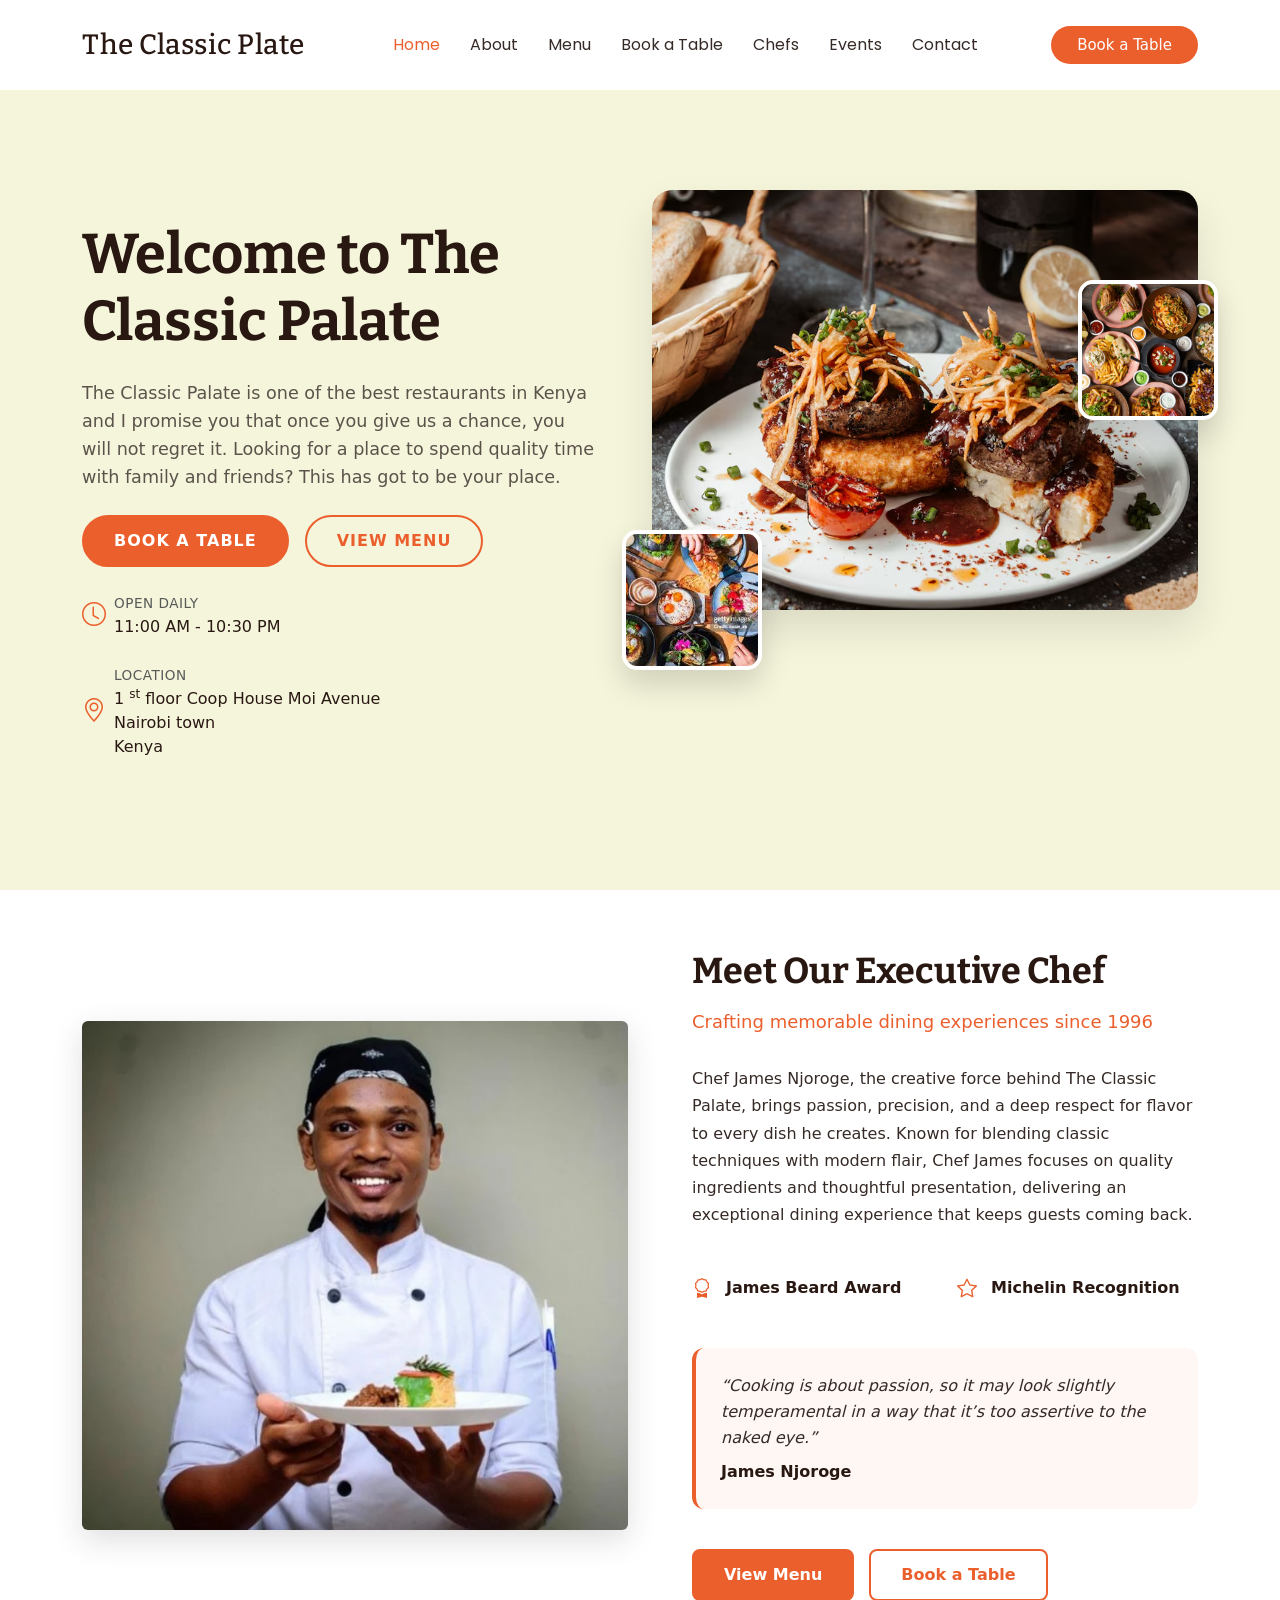
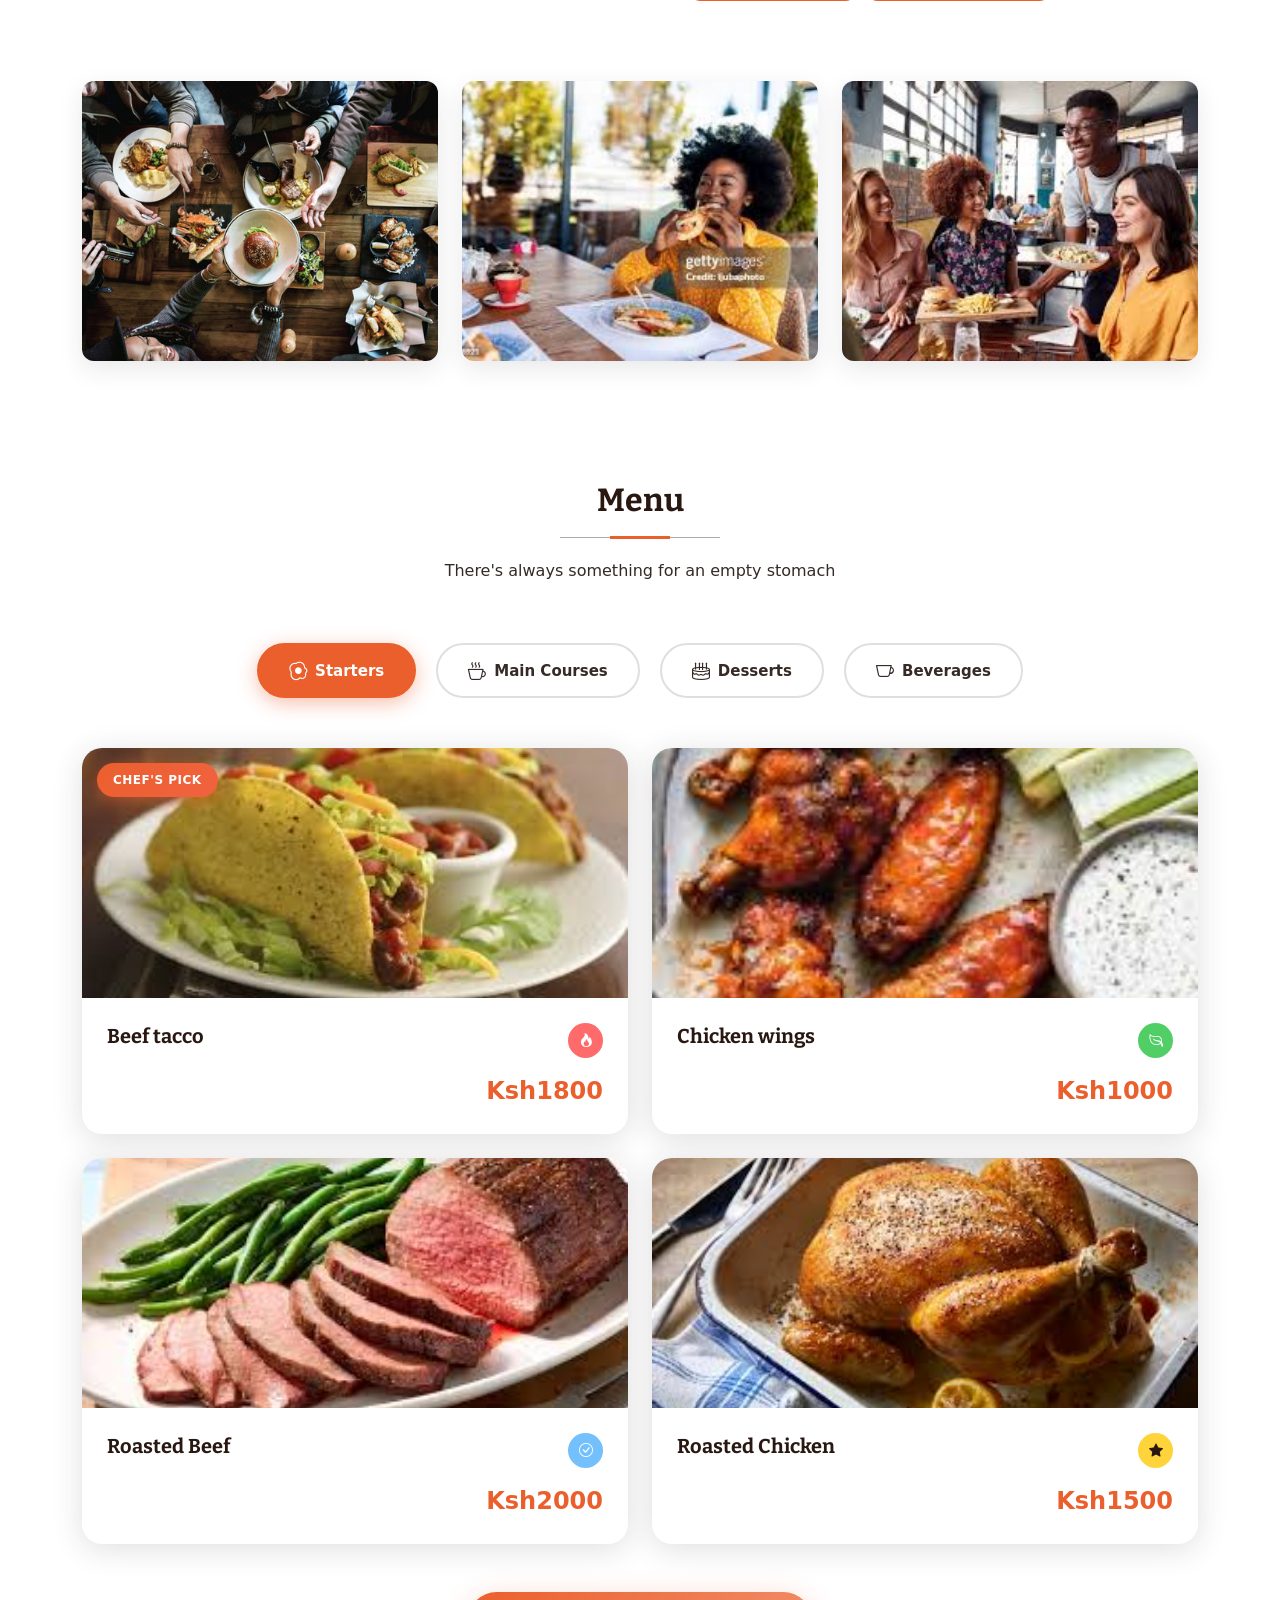
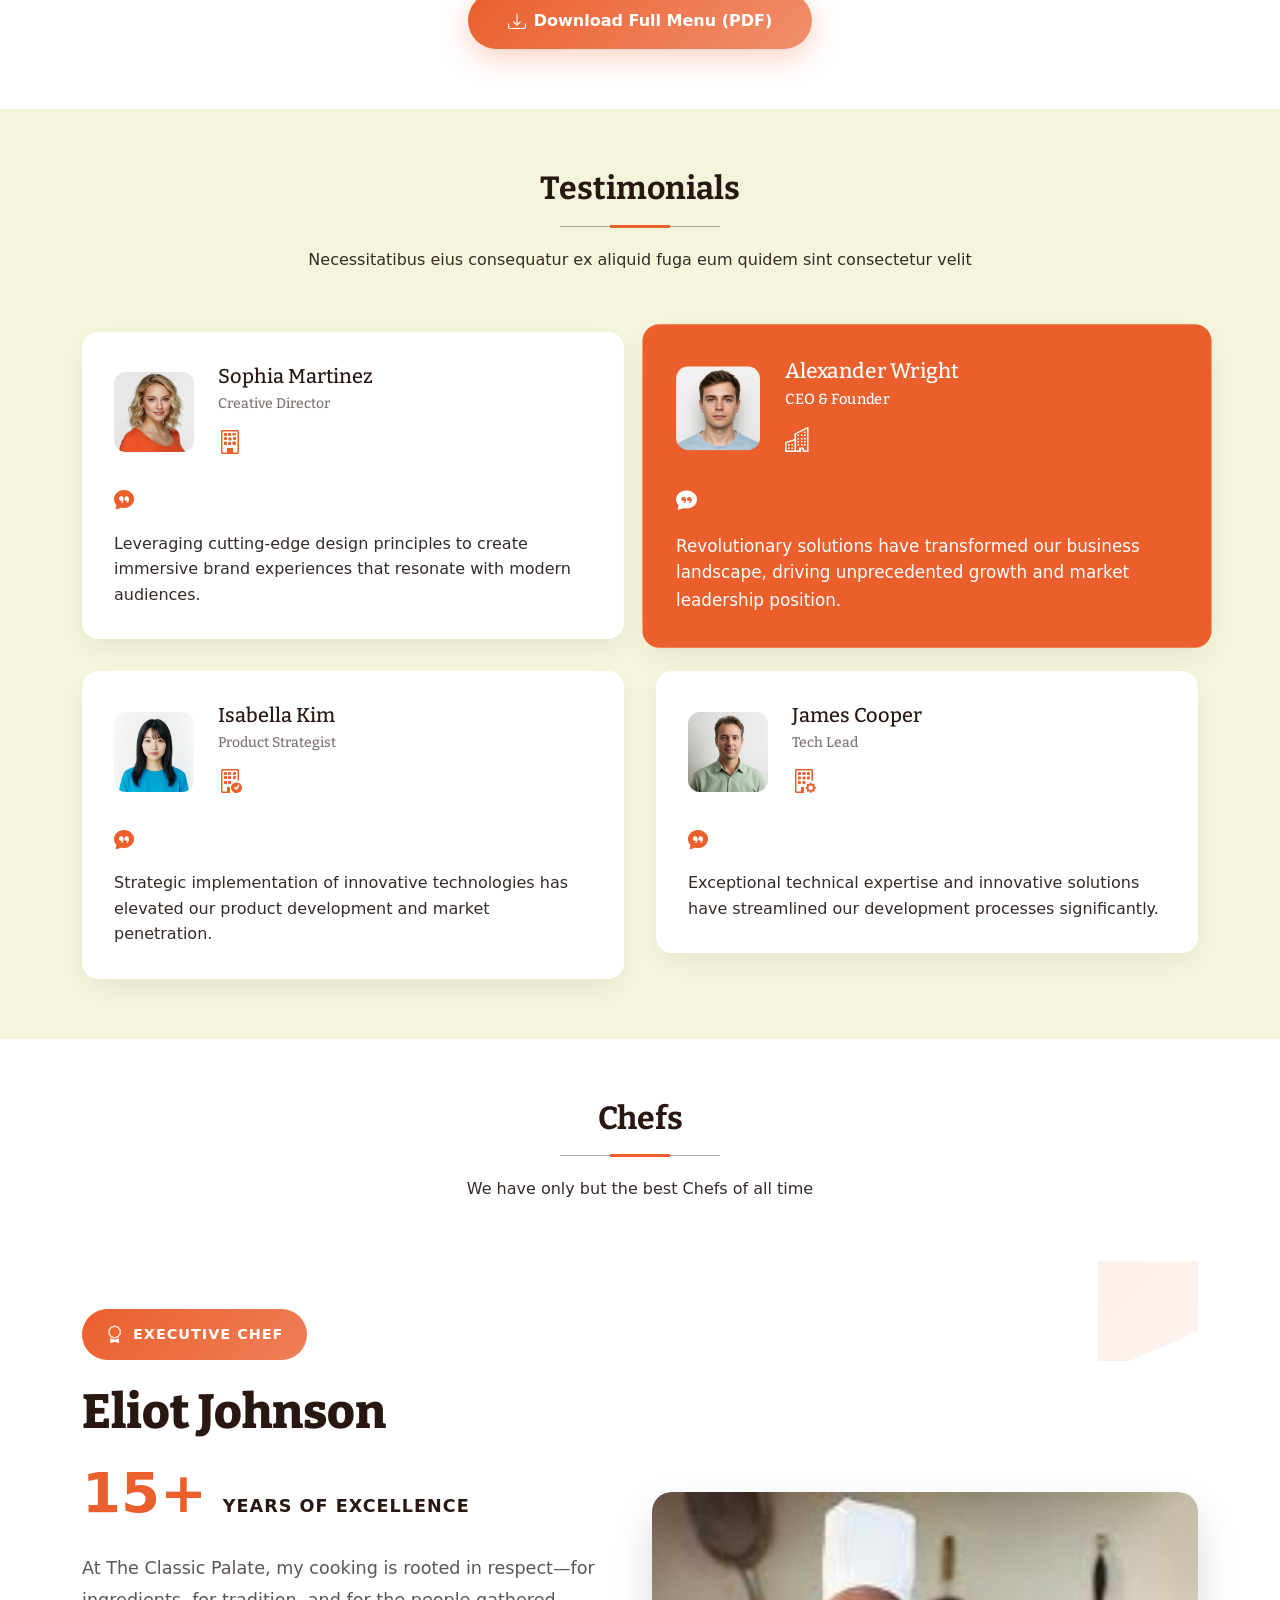
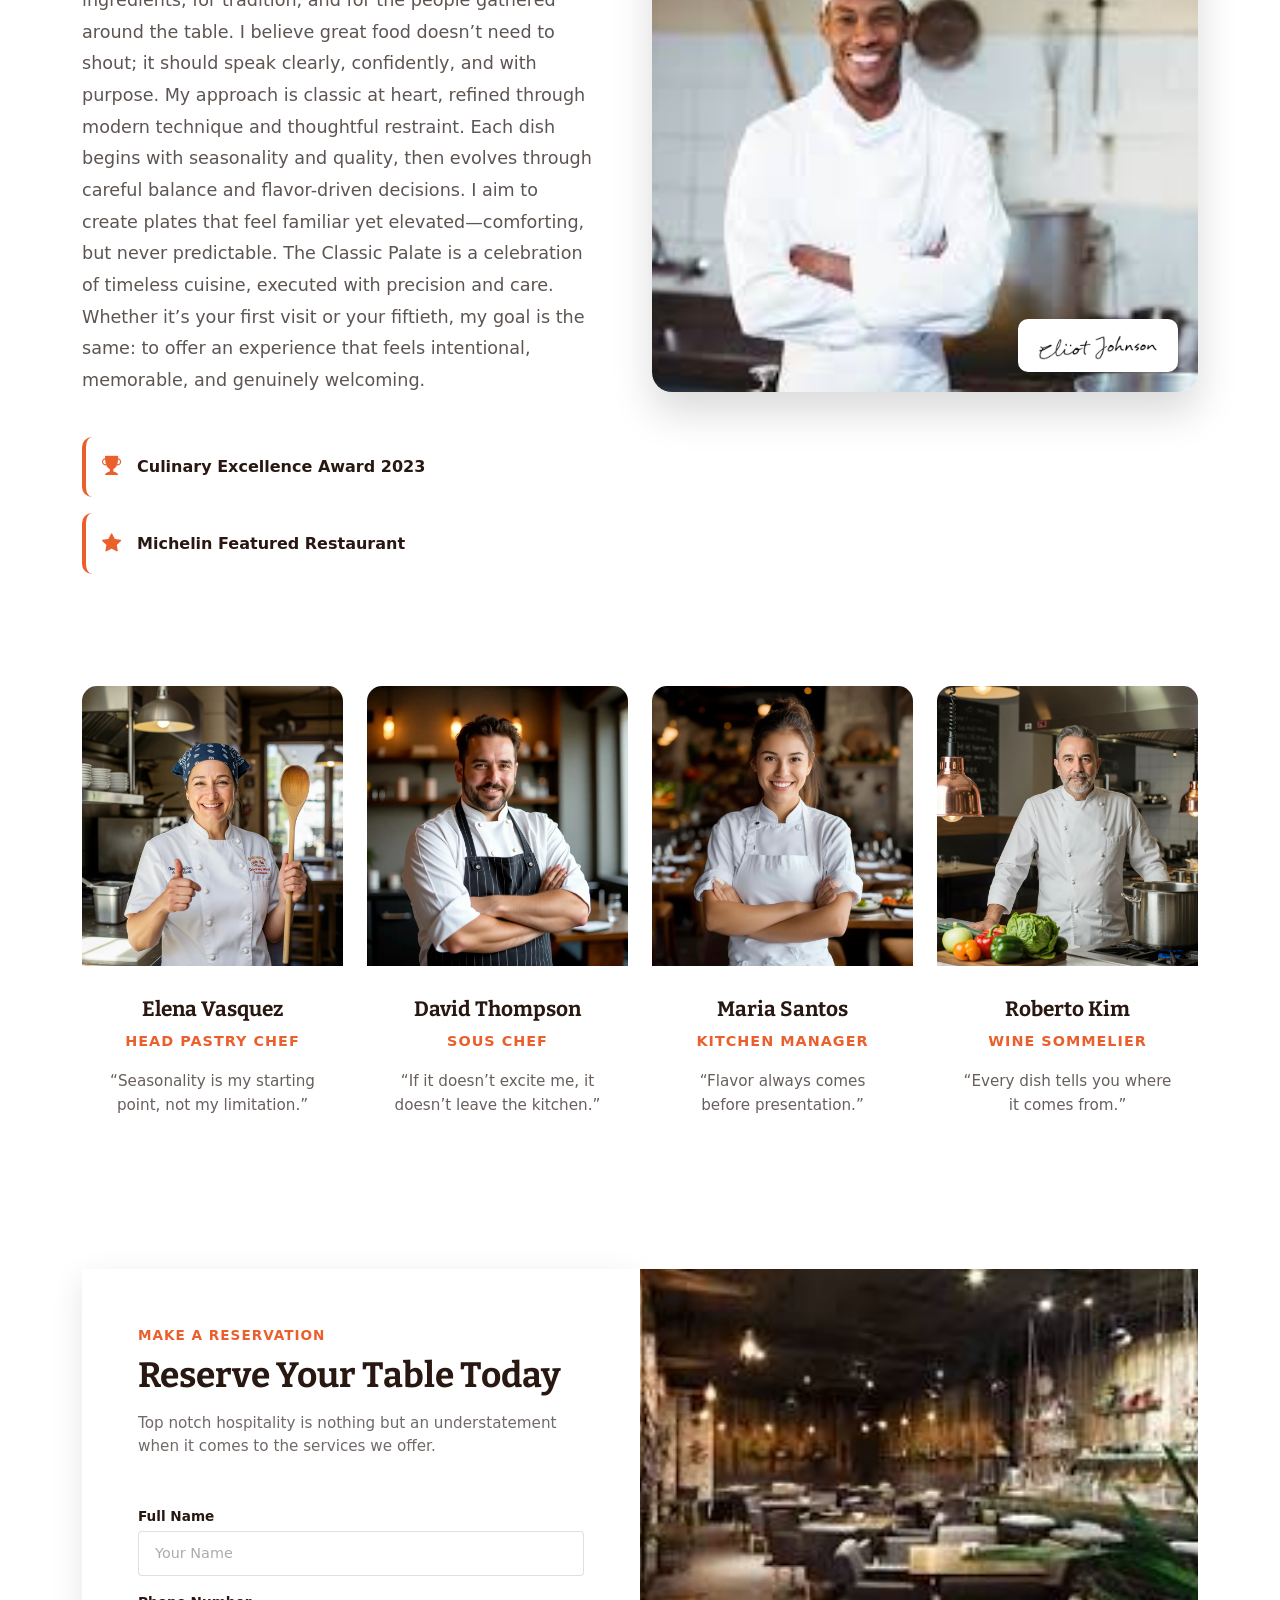
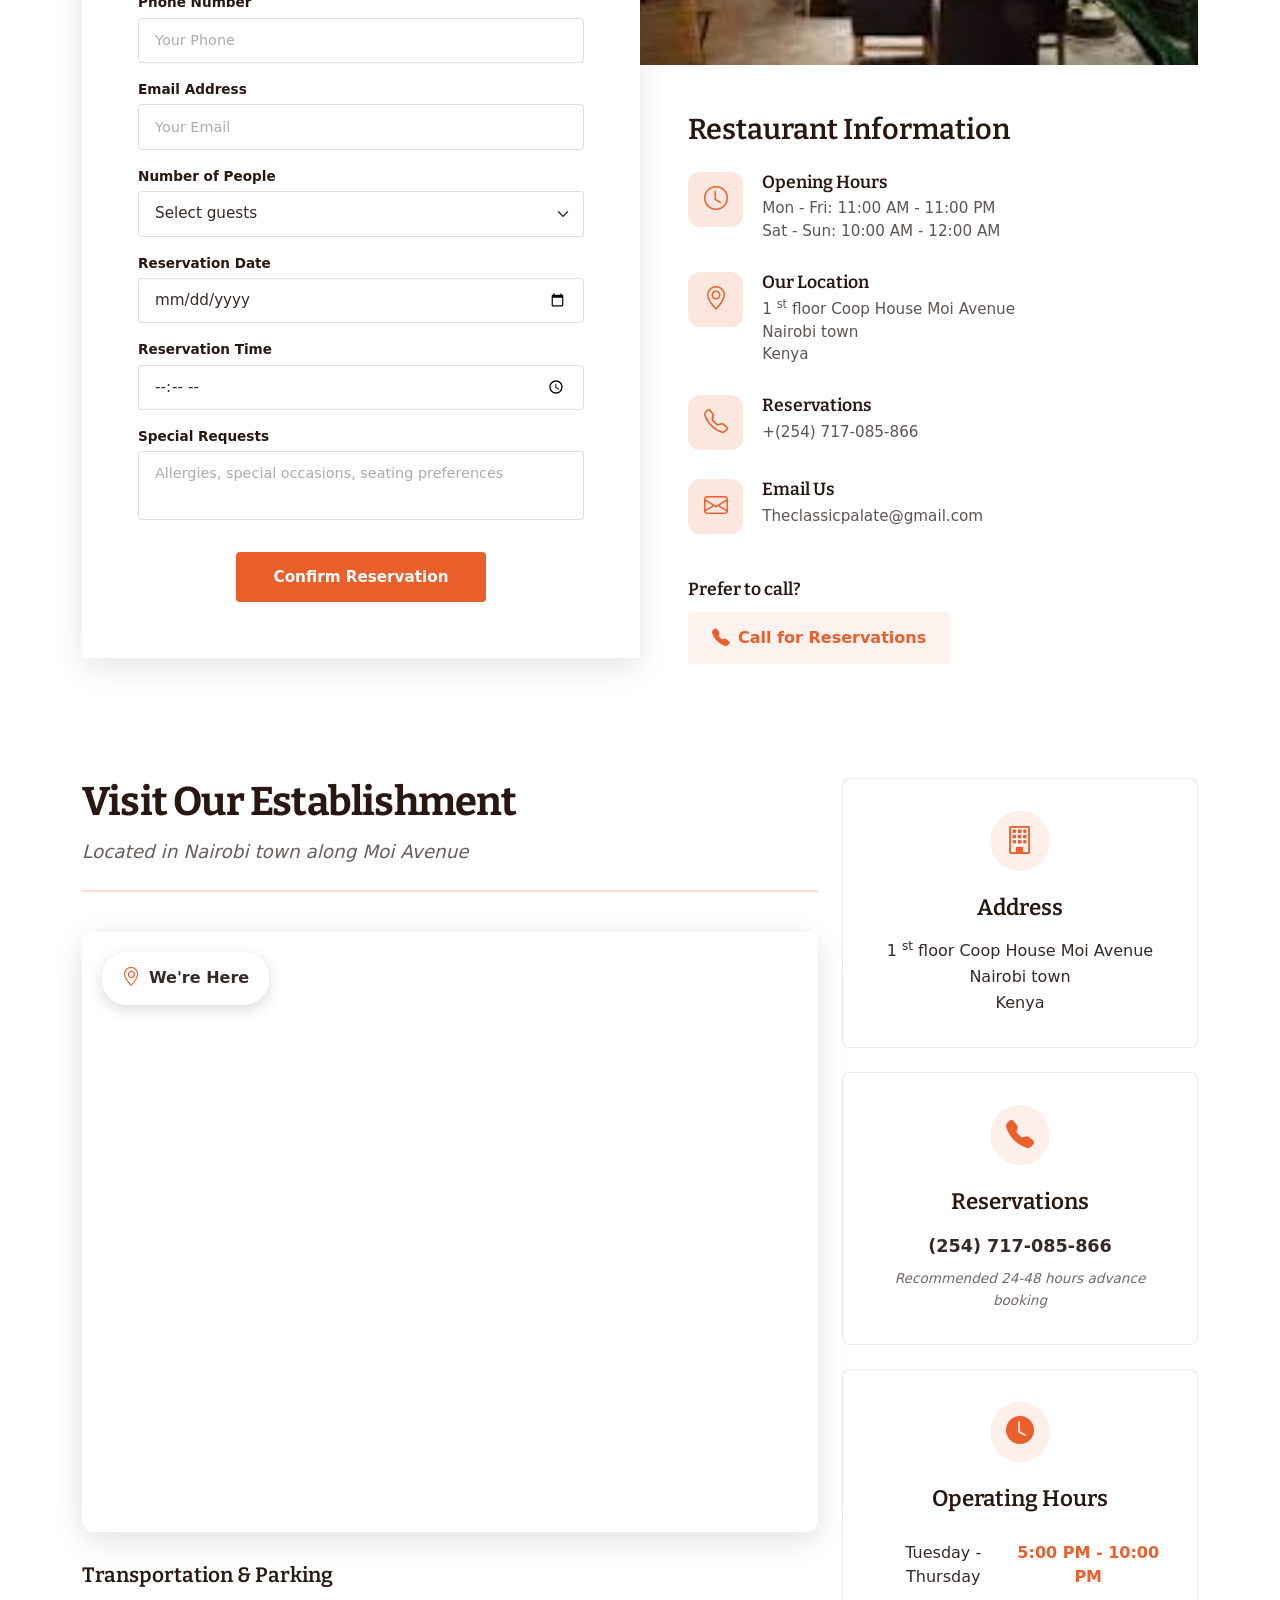
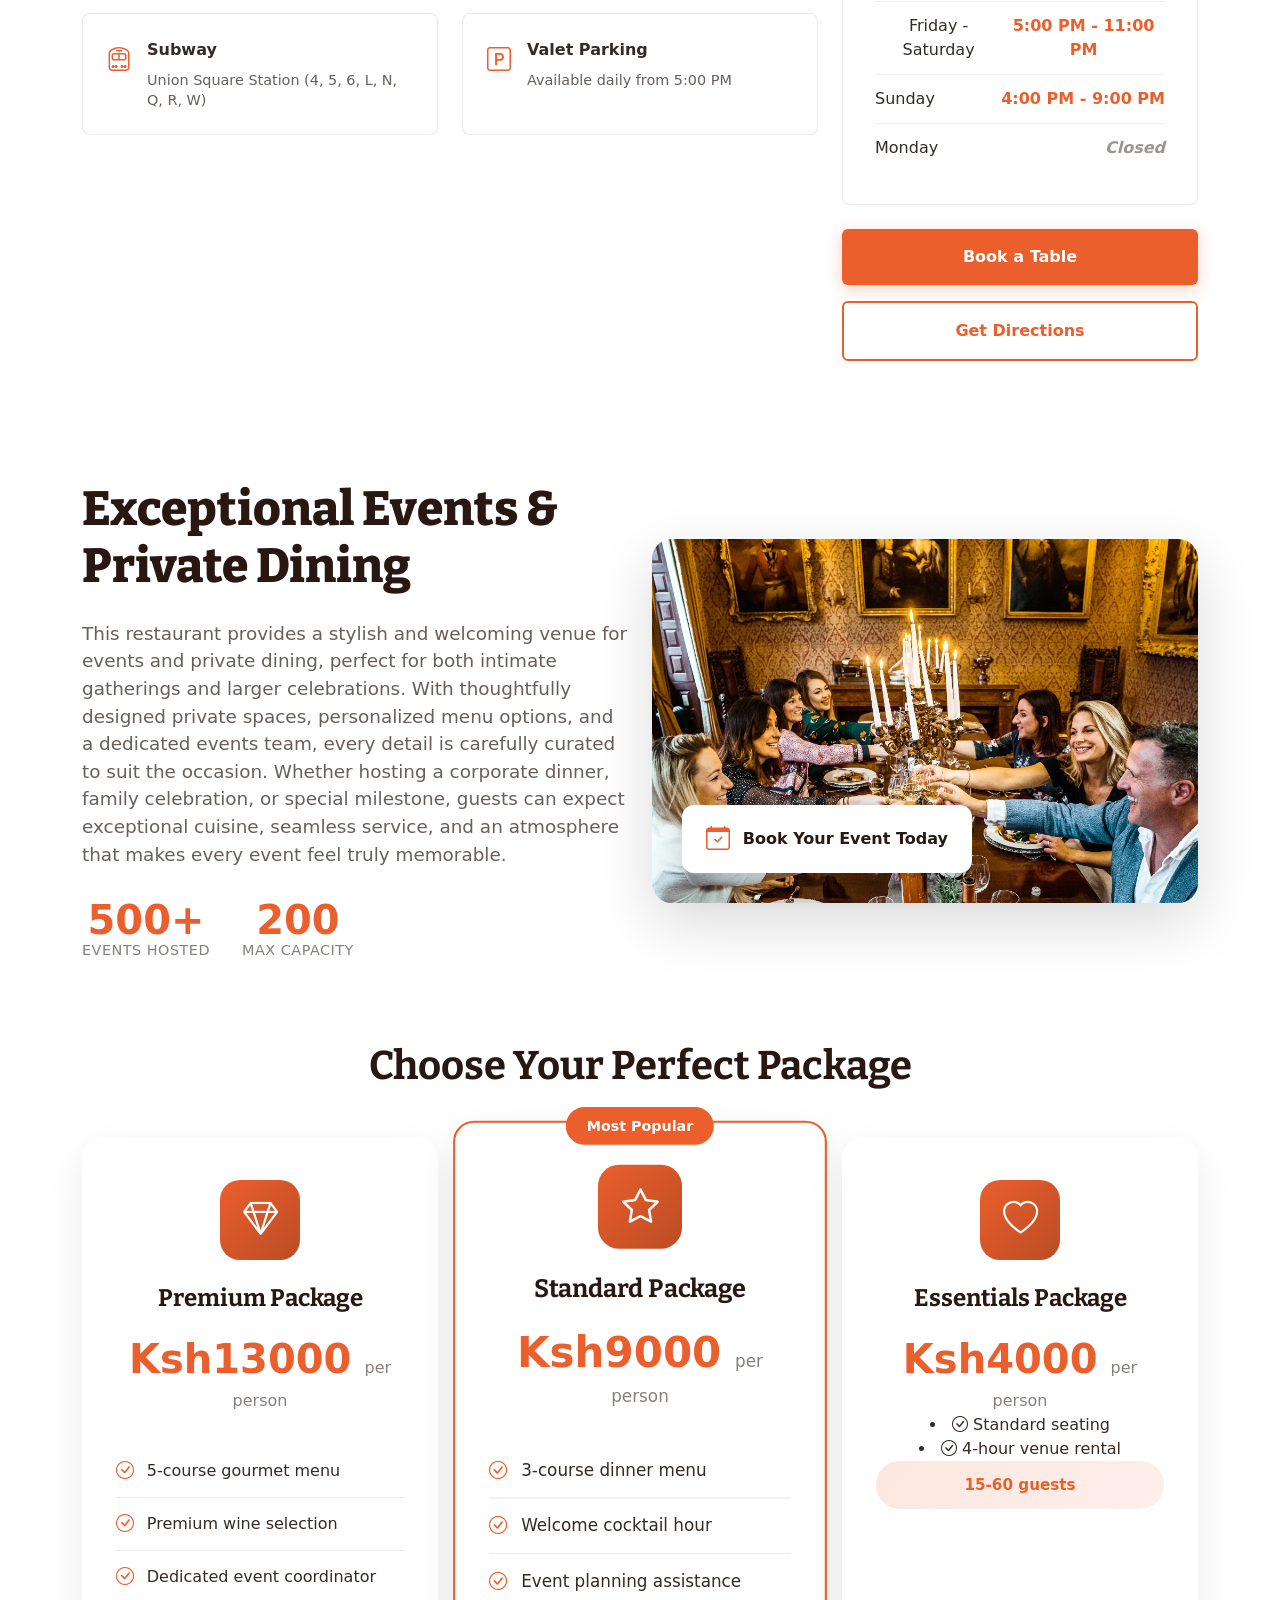
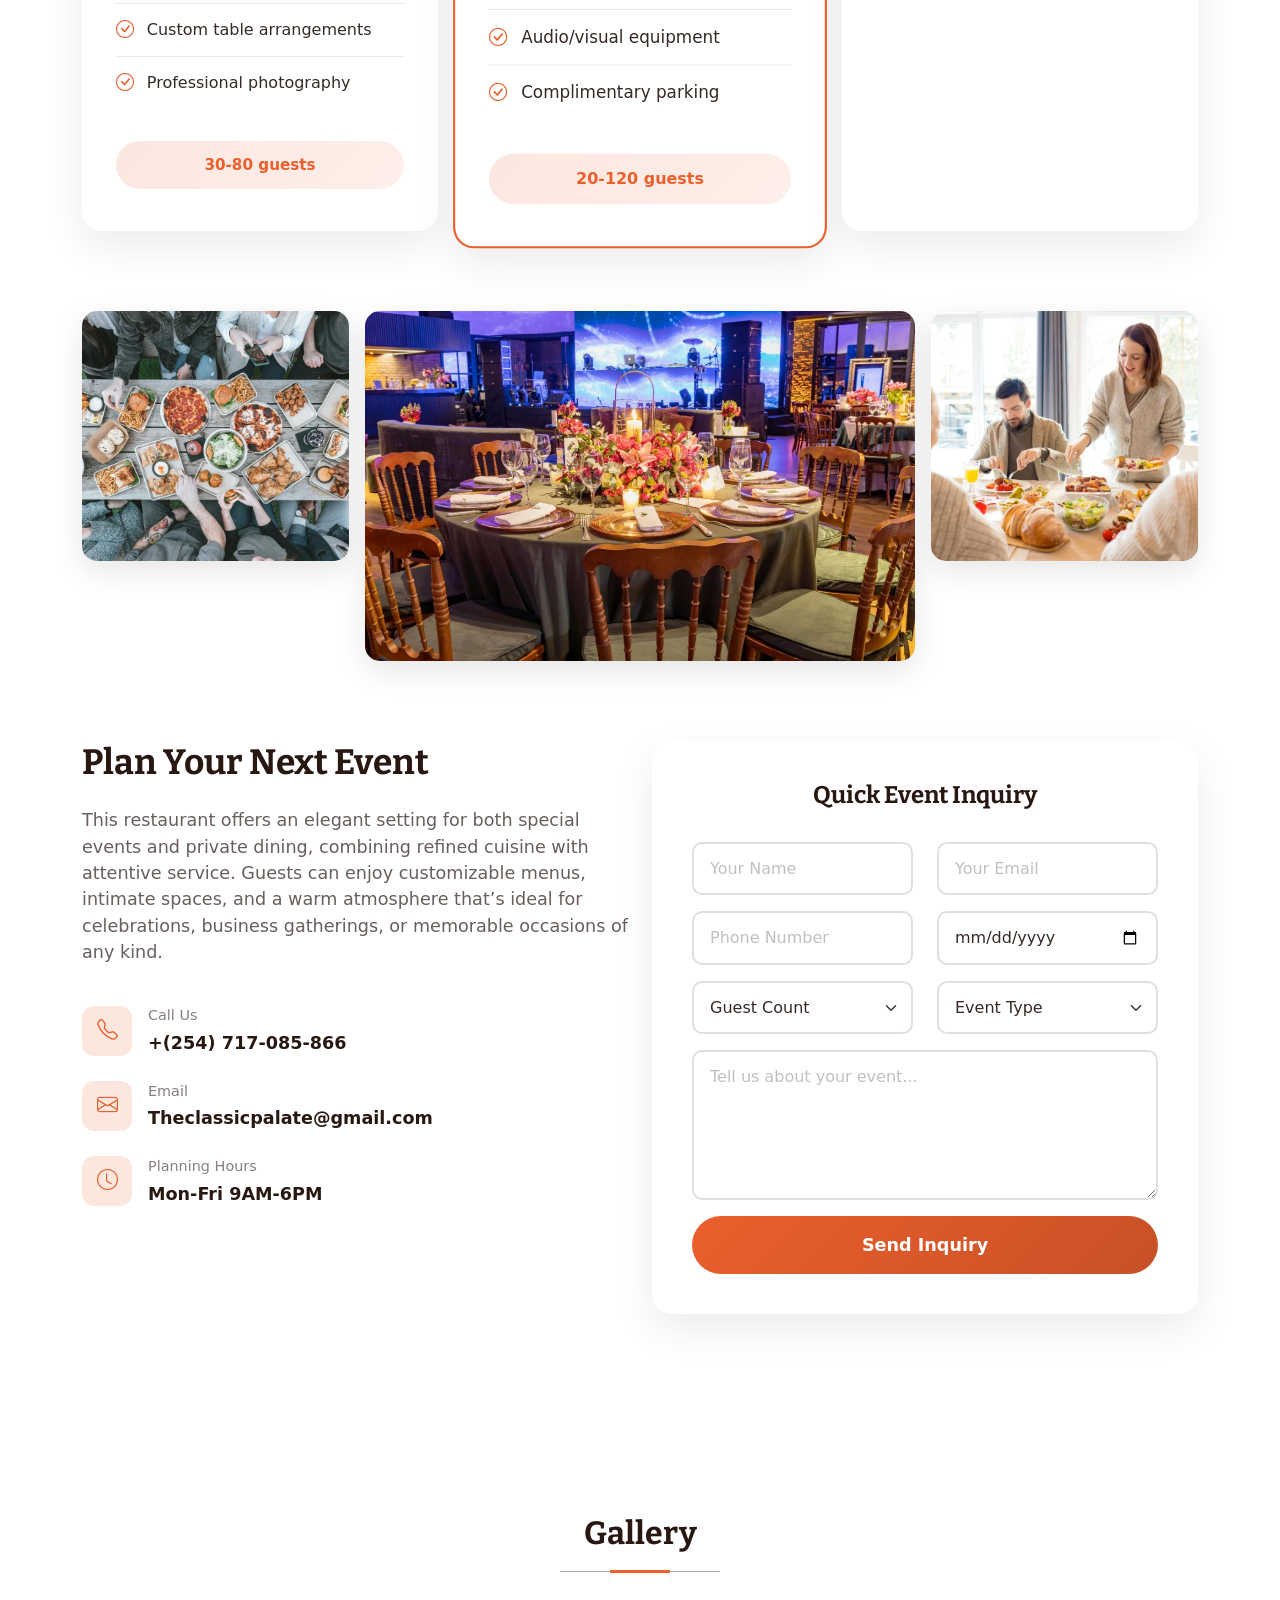
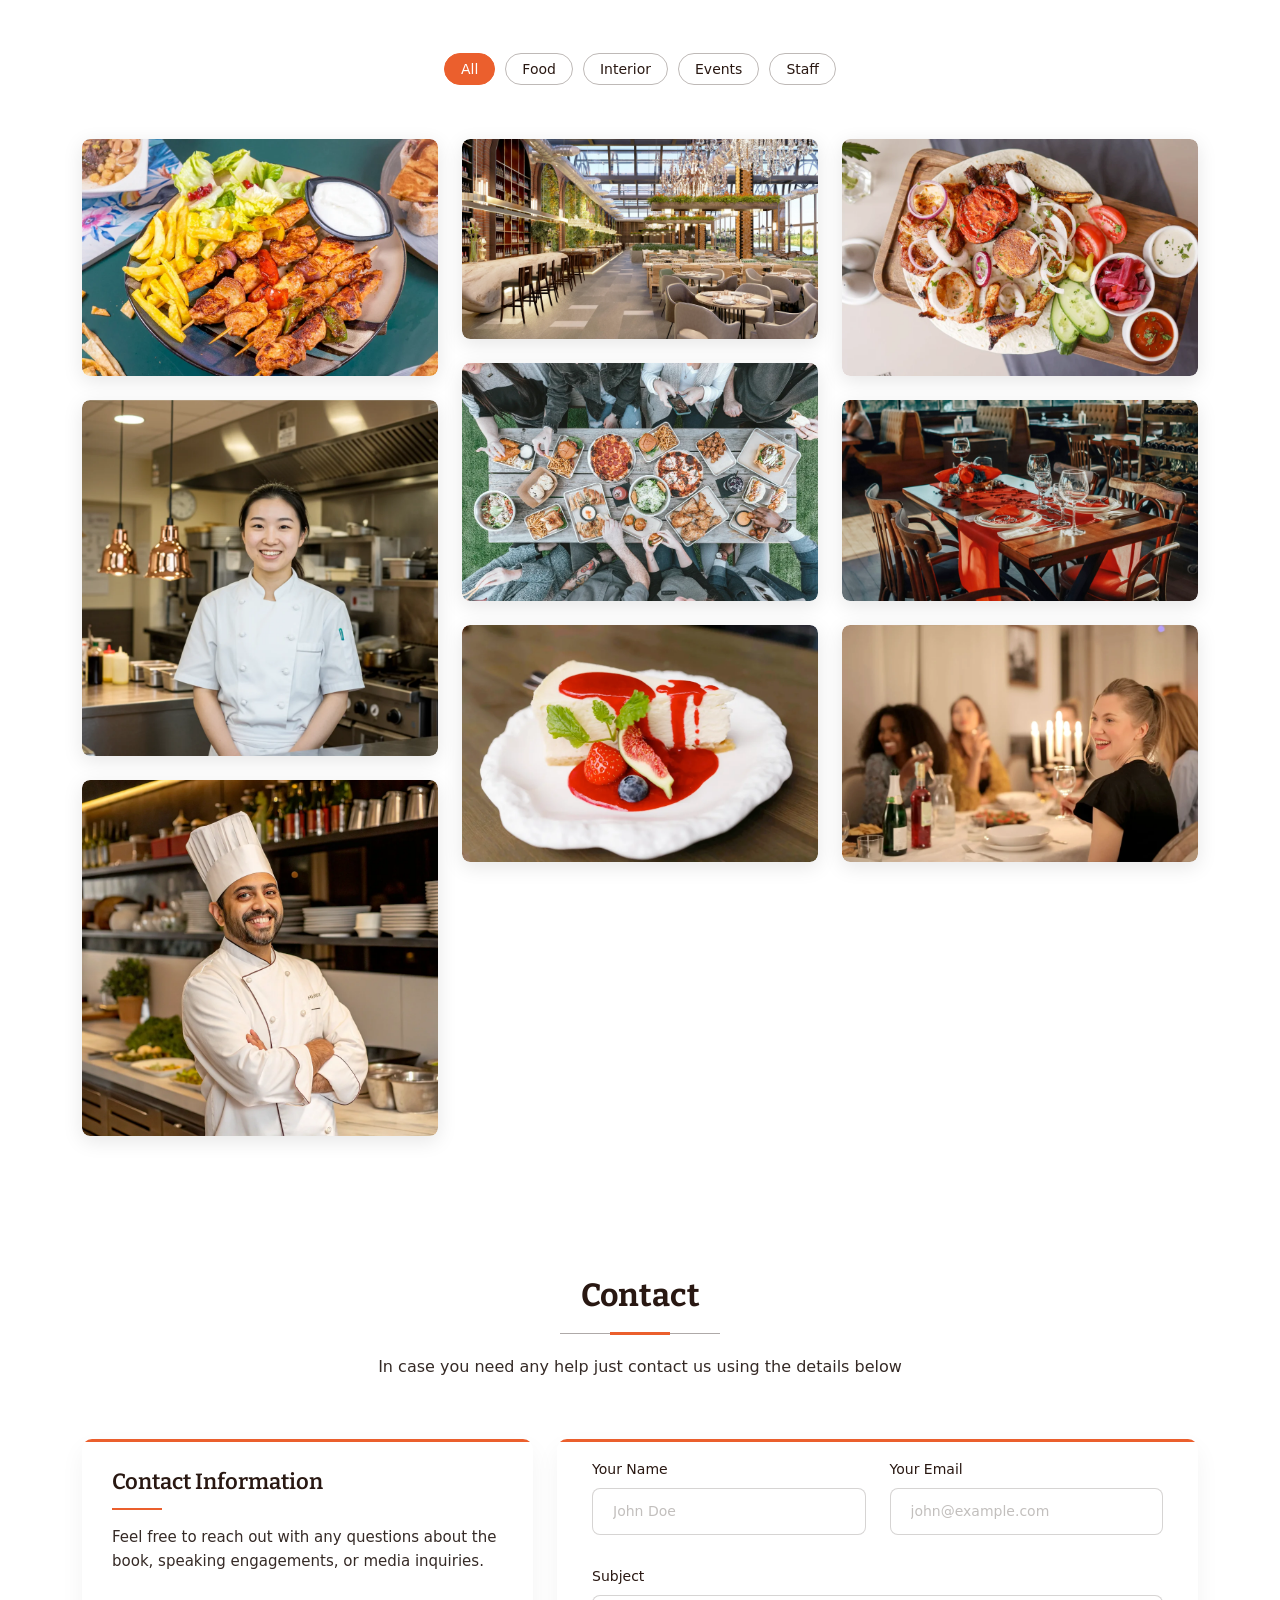
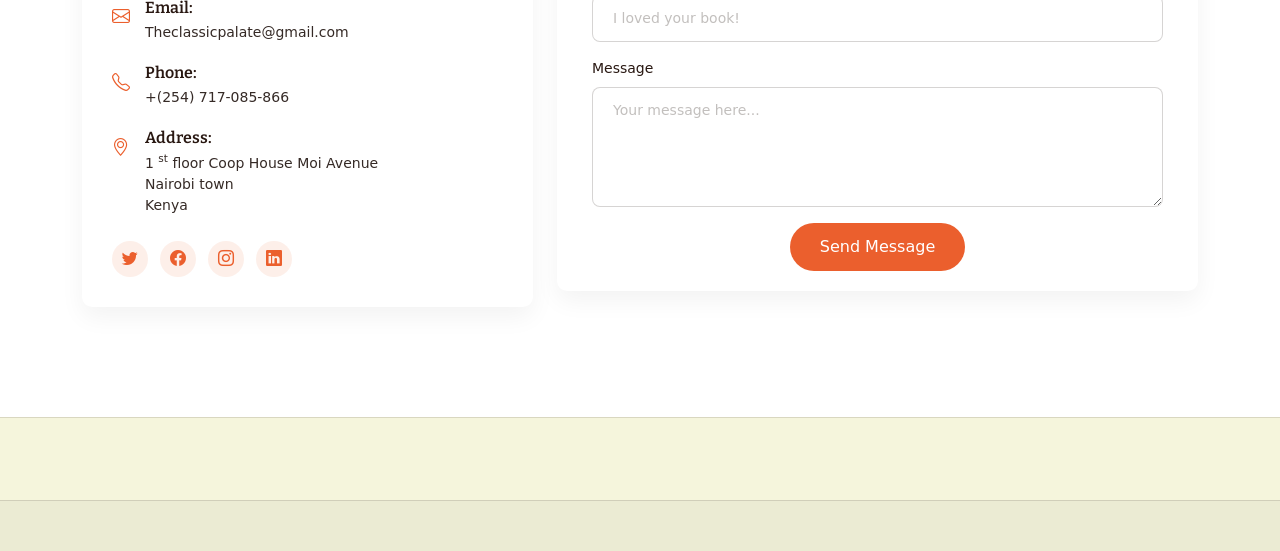
<file: Savora/index.html>
<!DOCTYPE html>
<html lang="en" xmlns:https="http://www.w3.org/1999/xhtml">

<head>
  <meta charset="utf-8">
  <meta content="width=device-width, initial-scale=1.0" name="viewport">
  <title>The Classic Palate</title>
  <meta name="description" content="">
  <meta name="keywords" content="">

  <!-- Favicons -->

  <link href="assets/img/restaurant.png" rel="icon">
  <link href="assets/img/apple-touch-icon.png" rel="apple-touch-icon">

  <!-- Fonts -->
  <link href="https://fonts.googleapis.com" rel="preconnect">
  <link href="https://fonts.gstatic.com" rel="preconnect" crossorigin>
  <link href="https://fonts.googleapis.com/css2?family=Roboto:ital,wght@0,100;0,300;0,400;0,500;0,700;0,900;1,100;1,300;1,400;1,500;1,700;1,900&family=Poppins:ital,wght@0,100;0,200;0,300;0,400;0,500;0,600;0,700;0,800;0,900;1,100;1,200;1,300;1,400;1,500;1,600;1,700;1,800;1,900&family=Bitter:ital,wght@0,100;0,200;0,300;0,400;0,500;0,600;0,700;0,800;0,900;1,100;1,200;1,300;1,400;1,500;1,600;1,700;1,800;1,900&display=swap" rel="stylesheet">

  <!-- Vendor CSS Files -->
  <link href="assets/vendor/bootstrap/css/bootstrap.min.css" rel="stylesheet">
  <link href="assets/vendor/bootstrap-icons/bootstrap-icons.css" rel="stylesheet">
  <link href="assets/vendor/aos/aos.css" rel="stylesheet">
  <link href="assets/vendor/glightbox/css/glightbox.min.css" rel="stylesheet">

  <!-- Main CSS File -->
  <link href="assets/css/main.css" rel="stylesheet">

  <!-- =======================================================
  * Template Name: The Classic Palate
  * Template URL: https://bootstrapmade.com/savora-bootstrap-restaurant-template/
  * Updated: Jul 29 2025 with Bootstrap v5.3.7
  * Author: BootstrapMade.com
  * License: https://bootstrapmade.com/license/
  ======================================================== -->
</head>

<body class="index-page">

  <header id="header" class="header d-flex align-items-center sticky-top">
    <div class="container position-relative d-flex align-items-center justify-content-between">

      <a href="index.html" class="logo d-flex align-items-center me-auto me-xl-0">
        <!-- Uncomment the line below if you also wish to use an image logo -->
        <!-- <img src="assets/img/logo.webp" alt=""> -->
        <h1 class="sitename">The Classic Plate</h1>
      </a>

      <nav id="navmenu" class="navmenu">
        <ul>
          <li><a href="#hero" class="active">Home</a></li>
          <li><a href="#about">About</a></li>
          <li><a href="#menu">Menu</a></li>
          <li><a href="#book-a-table">Book a Table</a></li>
          <li><a href="#chefs">Chefs</a></li>
          <li><a href="#events">Events</a></li>
          <li><a href="#contact">Contact</a></li>
        </ul>
        <i class="mobile-nav-toggle d-xl-none bi bi-list"></i>
      </nav>

      <a class="btn-getstarted d-none d-sm-block" href="#book-a-table">Book a Table</a>

    </div>
  </header>

  <main class="main">

    <!-- Hero Section -->
    <section id="hero" class="hero section light-background">

      <div class="container" data-aos="fade-up" data-aos-delay="100">

        <div class="hero-content">
          <div class="row align-items-center">

            <div class="col-lg-6" data-aos="fade-right" data-aos-delay="200">
              <div class="content">
                <h1 class="hero-title mb-4">Welcome to The Classic Palate</h1>
                <p class="hero-subtitle mb-4">The Classic Palate is one of the best restaurants in Kenya and I promise you that once you give us a chance, you will not regret it. Looking for a place to spend quality time with family and friends? This has got to be your place.</p>

                <div class="hero-actions d-flex flex-wrap gap-3 mb-4">
                  <a href="#book-a-table" class="btn btn-primary">Book a Table</a>
                  <a href="#menu" class="btn btn-outline">View Menu</a>
                </div>

                <div class="hero-info d-flex flex-wrap align-items-center gap-4">
                  <div class="info-item d-flex align-items-center">
                    <i class="bi bi-clock me-2"></i>
                    <div>
                      <small class="text-muted">Open Daily</small>
                      <div class="fw-medium">11:00 AM - 10:30 PM</div>
                    </div>
                  </div>
                  <div class="info-item d-flex align-items-center">
                    <i class="bi bi-geo-alt me-2"></i>
                    <div>
                      <small class="text-muted">Location</small>
                      <div class="fw-medium">1 <sup>st</sup> floor Coop House Moi Avenue<br>Nairobi town<br>Kenya</div>
                    </div>
                  </div>
                </div>
              </div>
            </div>

            <div class="col-lg-6" data-aos="fade-left" data-aos-delay="300">
              <div class="hero-images">
                <div class="main-image">
                  <img src="assets/img/palate1.avif" alt="Signature Mediterranean Dish" class="img-fluid">
                </div>
                <div class="floating-images">
                  <div class="floating-image floating-image-1">
                    <img src="assets/img/palate2.jpg" alt="Grilled Seafood" class="img-fluid">
                  </div>
                  <div class="floating-image floating-image-2">
                    <img src="assets/img/palate3.jpg" alt="Mediterranean Dessert" class="img-fluid">
                  </div>
                </div>
              </div>
            </div>

          </div>
        </div>

      </div>

    </section><!-- /Hero Section -->

    <!-- About Section -->
    <section id="about" class="about section">

      <div class="container" data-aos="fade-up" data-aos-delay="100">

        <div class="row align-items-center">
          <div class="col-lg-6" data-aos="fade-right" data-aos-delay="200">
            <div class="about-image">
              <img src="assets/img/chef2.webp" alt="Executive Chef" class="img-fluid rounded h-500px">

            </div>
          </div>

          <div class="col-lg-6" data-aos="fade-left" data-aos-delay="300">
            <div class="about-content">
              <div class="section-header">
                <h2>Meet Our Executive Chef</h2>
                <p class="subtitle">Crafting memorable dining experiences since 1996</p>
              </div>

              <div class="story-text">
                <p>Chef James Njoroge, the creative force behind The Classic Palate, brings passion, precision, and a deep respect for flavor to every dish he creates. Known for blending classic techniques with modern flair, Chef James focuses on quality ingredients and thoughtful presentation, delivering an exceptional dining experience that keeps guests coming back.</p>


              </div>

              <div class="chef-highlights">
                <div class="row">
                  <div class="col-6">
                    <div class="highlight-item">
                      <i class="bi bi-award"></i>
                      <span>James Beard Award</span>
                    </div>
                  </div>
                  <div class="col-6">
                    <div class="highlight-item">
                      <i class="bi bi-star"></i>
                      <span>Michelin Recognition</span>
                    </div>
                  </div>
                </div>
              </div>

              <div class="chef-quote">
                <blockquote>
                  “Cooking is about passion, so it may look slightly temperamental in a way that it’s too assertive to the naked eye.”
                </blockquote>
                <cite>James Njoroge</cite>
              </div>

              <div class="cta-buttons">
                <a href="#menu" class="btn btn-primary">View Menu</a>
                <a href="#book-a-table" class="btn btn-outline">Book a Table</a>
              </div>
            </div>
          </div>
        </div>

        <div class="restaurant-gallery" data-aos="fade-up" data-aos-delay="400">
          <div class="row g-4">
            <div class="col-lg-4 col-md-6">
              <div class="gallery-item">
                <img src="assets/img/palate6.jpg" alt="Restaurant Interior" class="img-fluid rounded">
                <div class="gallery-caption">
                  <h4>Elegant Dining</h4>
                  <p>Sophisticated ambiance for every occasion</p>
                </div>
              </div>
            </div><!-- End Gallery Item -->

            <div class="col-lg-4 col-md-6">
              <div class="gallery-item">
                <img src="assets/img/palate7.jpg" alt="Signature Dish" class="img-fluid rounded">
                <div class="gallery-caption">
                  <h4>Signature Dishes</h4>
                  <p>Artfully crafted seasonal specialties</p>
                </div>
              </div>
            </div><!-- End Gallery Item -->

            <div class="col-lg-4 col-md-6">
              <div class="gallery-item">
                <img src="assets/img/palate8.jpg" alt="Wine Selection" class="img-fluid rounded">
                <div class="gallery-caption">
                  <h4>Curated Wine</h4>
                  <p>Exceptional pairings from around the world</p>
                </div>
              </div>
            </div><!-- End Gallery Item -->
          </div>
        </div>

      </div>

    </section><!-- /About Section -->

    <!-- Menu Section -->
    <section id="menu" class="menu section">

      <!-- Section Title -->
      <div class="container section-title" data-aos="fade-up">
        <h2>Menu</h2>
        <p>There's always something for an empty stomach</p>
      </div><!-- End Section Title -->

      <div class="container" data-aos="fade-up" data-aos-delay="100">

        <div class="row">
          <div class="col-lg-12">
            <div class="menu-filters">
              <ul class="nav nav-pills justify-content-center" id="menuTabs" role="tablist">
                <li class="nav-item" role="presentation">
                  <button class="nav-link active" id="menu-starters-tab" data-bs-toggle="pill" data-bs-target="#menu-starters" type="button" role="tab">
                    <i class="bi bi-egg-fried me-2"></i>Starters
                  </button>
                </li>
                <li class="nav-item" role="presentation">
                  <button class="nav-link" id="menu-mains-tab" data-bs-toggle="pill" data-bs-target="#menu-mains" type="button" role="tab">
                    <i class="bi bi-cup-hot me-2"></i>Main Courses
                  </button>
                </li>
                <li class="nav-item" role="presentation">
                  <button class="nav-link" id="menu-desserts-tab" data-bs-toggle="pill" data-bs-target="#menu-desserts" type="button" role="tab">
                    <i class="bi bi-cake2 me-2"></i>Desserts
                  </button>
                </li>
                <li class="nav-item" role="presentation">
                  <button class="nav-link" id="menu-drinks-tab" data-bs-toggle="pill" data-bs-target="#menu-drinks" type="button" role="tab">
                    <i class="bi bi-cup me-2"></i>Beverages
                  </button>
                </li>
              </ul>
            </div>
          </div>
        </div>

        <div class="tab-content" id="menuTabContent">
          <!-- Starters Tab -->
          <div class="tab-pane fade show active" id="menu-starters" role="tabpanel">
            <div class="row gy-4" data-aos="fade-up" data-aos-delay="200">
              <div class="col-lg-6">
                <div class="menu-item">
                  <div class="menu-item-image">
                    <img src="assets/img/beeftaccos.jpg" class="img-fluid" alt="Starter">
                    <div class="special-badge">Chef's Pick</div>
                  </div>
                  <div class="menu-item-content">
                    <div class="menu-item-header">
                      <h4>Beef tacco</h4>
                      <div class="dietary-tags">
                        <span class="tag spicy"><i class="bi bi-fire"></i></span>
                      </div>
                    </div>

                    <div class="menu-item-footer">
                      <span class="price">Ksh1800</span>
                    </div>
                  </div>
                </div>
              </div>

              <div class="col-lg-6">
                <div class="menu-item">
                  <div class="menu-item-image">
                    <img src="assets/img/chickenwings.jpg" class="img-fluid" alt="Starter">
                  </div>
                  <div class="menu-item-content">
                    <div class="menu-item-header">
                      <h4>Chicken wings</h4>
                      <div class="dietary-tags">
                        <span class="tag vegetarian"><i class="bi bi-leaf"></i></span>
                      </div>
                    </div>

                    <div class="menu-item-footer">
                      <span class="price">Ksh1000</span>
                    </div>
                  </div>
                </div>
              </div>

              <div class="col-lg-6">
                <div class="menu-item">
                  <div class="menu-item-image">
                    <img src="assets/img/beef.jpg" class="img-fluid" alt="Starter">
                  </div>
                  <div class="menu-item-content">
                    <div class="menu-item-header">
                      <h4>Roasted Beef</h4>
                      <div class="dietary-tags">
                        <span class="tag gluten-free"><i class="bi bi-check-circle"></i></span>
                      </div>
                    </div>

                    <div class="menu-item-footer">
                      <span class="price">Ksh2000</span>
                    </div>
                  </div>
                </div>
              </div>

              <div class="col-lg-6">
                <div class="menu-item">
                  <div class="menu-item-image">
                    <img src="assets/img/chicken.jpg" class="img-fluid" alt="Starter">
                  </div>
                  <div class="menu-item-content">
                    <div class="menu-item-header">
                      <h4>Roasted Chicken</h4>
                      <div class="dietary-tags">
                        <span class="tag premium"><i class="bi bi-star-fill"></i></span>
                      </div>
                    </div>

                    <div class="menu-item-footer">
                      <span class="price">Ksh1500</span>
                    </div>
                  </div>
                </div>
              </div>
            </div>
          </div>

          <!-- Main Courses Tab -->
          <div class="tab-pane fade" id="menu-mains" role="tabpanel">
            <div class="row gy-4" data-aos="fade-up" data-aos-delay="200">
              <div class="col-lg-6">
                <div class="menu-item">
                  <div class="menu-item-image">
                    <img src="assets/img/restaurant/main-2.webp" class="img-fluid" alt="Main Course">
                    <div class="special-badge">Signature</div>
                  </div>
                  <div class="menu-item-content">
                    <div class="menu-item-header">
                      <h4>Grilled Ribeye Steak</h4>
                      <div class="dietary-tags">
                        <span class="tag premium"><i class="bi bi-star-fill"></i></span>
                      </div>
                    </div>
                    <p>Sed ut perspiciatis unde omnis iste natus error sit voluptatem accusantium doloremque laudantium</p>
                    <div class="menu-item-footer">
                      <span class="price">$45</span>
                    </div>
                  </div>
                </div>
              </div>

              <div class="col-lg-6">
                <div class="menu-item">
                  <div class="menu-item-image">
                    <img src="assets/img/restaurant/main-4.webp" class="img-fluid" alt="Main Course">
                  </div>
                  <div class="menu-item-content">
                    <div class="menu-item-header">
                      <h4>Pan-Seared Salmon</h4>
                      <div class="dietary-tags">
                        <span class="tag gluten-free"><i class="bi bi-check-circle"></i></span>
                      </div>
                    </div>
                    <p>Totam rem aperiam eaque ipsa quae ab illo inventore veritatis et quasi architecto beatae vitae</p>
                    <div class="menu-item-footer">
                      <span class="price">$38</span>
                    </div>
                  </div>
                </div>
              </div>

              <div class="col-lg-6">
                <div class="menu-item">
                  <div class="menu-item-image">
                    <img src="assets/img/restaurant/main-6.webp" class="img-fluid" alt="Main Course">
                  </div>
                  <div class="menu-item-content">
                    <div class="menu-item-header">
                      <h4>Lobster Ravioli</h4>
                      <div class="dietary-tags">
                        <span class="tag premium"><i class="bi bi-star-fill"></i></span>
                      </div>
                    </div>
                    <p>Nemo enim ipsam voluptatem quia voluptas sit aspernatur aut odit aut fugit sed quia consequuntur</p>
                    <div class="menu-item-footer">
                      <span class="price">$42</span>
                    </div>
                  </div>
                </div>
              </div>

              <div class="col-lg-6">
                <div class="menu-item">
                  <div class="menu-item-image">
                    <img src="assets/img/restaurant/main-8.webp" class="img-fluid" alt="Main Course">
                  </div>
                  <div class="menu-item-content">
                    <div class="menu-item-header">
                      <h4>Mushroom Risotto</h4>
                      <div class="dietary-tags">
                        <span class="tag vegetarian"><i class="bi bi-leaf"></i></span>
                      </div>
                    </div>
                    <p>Magni dolores eos qui ratione voluptatem sequi nesciunt neque porro quisquam est qui dolorem</p>
                    <div class="menu-item-footer">
                      <span class="price">$32</span>
                    </div>
                  </div>
                </div>
              </div>
            </div>
          </div>

          <!-- Desserts Tab -->
          <div class="tab-pane fade" id="menu-desserts" role="tabpanel">
            <div class="row gy-4" data-aos="fade-up" data-aos-delay="200">
              <div class="col-lg-6">
                <div class="menu-item">
                  <div class="menu-item-image">
                    <img src="assets/img/restaurant/dessert-2.webp" class="img-fluid" alt="Dessert">
                    <div class="special-badge">Popular</div>
                  </div>
                  <div class="menu-item-content">
                    <div class="menu-item-header">
                      <h4>Chocolate Lava Cake</h4>
                      <div class="dietary-tags">
                        <span class="tag vegetarian"><i class="bi bi-leaf"></i></span>
                      </div>
                    </div>
                    <p>Ipsum quia dolor sit amet consectetur adipiscing elit sed do eiusmod tempor incididunt</p>
                    <div class="menu-item-footer">
                      <span class="price">$14</span>
                    </div>
                  </div>
                </div>
              </div>

              <div class="col-lg-6">
                <div class="menu-item">
                  <div class="menu-item-image">
                    <img src="assets/img/restaurant/dessert-5.webp" class="img-fluid" alt="Dessert">
                  </div>
                  <div class="menu-item-content">
                    <div class="menu-item-header">
                      <h4>Crème Brûlée</h4>
                      <div class="dietary-tags">
                        <span class="tag gluten-free"><i class="bi bi-check-circle"></i></span>
                      </div>
                    </div>
                    <p>Ut labore et dolore magna aliqua ut enim ad minim veniam quis nostrud exercitation ullamco</p>
                    <div class="menu-item-footer">
                      <span class="price">$12</span>
                    </div>
                  </div>
                </div>
              </div>

              <div class="col-lg-6">
                <div class="menu-item">
                  <div class="menu-item-image">
                    <img src="assets/img/restaurant/dessert-7.webp" class="img-fluid" alt="Dessert">
                  </div>
                  <div class="menu-item-content">
                    <div class="menu-item-header">
                      <h4>Tiramisu</h4>
                      <div class="dietary-tags">
                        <span class="tag vegetarian"><i class="bi bi-leaf"></i></span>
                      </div>
                    </div>
                    <p>Laboris nisi ut aliquip ex ea commodo consequat duis aute irure dolor in reprehenderit</p>
                    <div class="menu-item-footer">
                      <span class="price">$13</span>
                    </div>
                  </div>
                </div>
              </div>

              <div class="col-lg-6">
                <div class="menu-item">
                  <div class="menu-item-image">
                    <img src="assets/img/restaurant/dessert-9.webp" class="img-fluid" alt="Dessert">
                  </div>
                  <div class="menu-item-content">
                    <div class="menu-item-header">
                      <h4>Seasonal Fruit Tart</h4>
                      <div class="dietary-tags">
                        <span class="tag vegan"><i class="bi bi-flower1"></i></span>
                      </div>
                    </div>
                    <p>In voluptate velit esse cillum dolore eu fugiat nulla pariatur excepteur sint occaecat</p>
                    <div class="menu-item-footer">
                      <span class="price">$11</span>
                    </div>
                  </div>
                </div>
              </div>
            </div>
          </div>

          <!-- Beverages Tab -->
          <div class="tab-pane fade" id="menu-drinks" role="tabpanel">
            <div class="row gy-4" data-aos="fade-up" data-aos-delay="200">
              <div class="col-lg-6">
                <div class="menu-item">
                  <div class="menu-item-image">
                    <img src="assets/img/restaurant/drink-3.webp" class="img-fluid" alt="Beverage">
                    <div class="special-badge">House Special</div>
                  </div>
                  <div class="menu-item-content">
                    <div class="menu-item-header">
                      <h4>Signature Cocktail</h4>
                      <div class="dietary-tags">
                        <span class="tag spicy"><i class="bi bi-fire"></i></span>
                      </div>
                    </div>
                    <p>Cupidatat non proident sunt in culpa qui officia deserunt mollit anim id est laborum</p>
                    <div class="menu-item-footer">
                      <span class="price">$16</span>
                    </div>
                  </div>
                </div>
              </div>

              <div class="col-lg-6">
                <div class="menu-item">
                  <div class="menu-item-image">
                    <img src="assets/img/restaurant/drink-6.webp" class="img-fluid" alt="Beverage">
                  </div>
                  <div class="menu-item-content">
                    <div class="menu-item-header">
                      <h4>Fresh Fruit Smoothie</h4>
                      <div class="dietary-tags">
                        <span class="tag vegan"><i class="bi bi-flower1"></i></span>
                      </div>
                    </div>
                    <p>Sed ut perspiciatis unde omnis iste natus error sit voluptatem accusantium doloremque</p>
                    <div class="menu-item-footer">
                      <span class="price">$8</span>
                    </div>
                  </div>
                </div>
              </div>

              <div class="col-lg-6">
                <div class="menu-item">
                  <div class="menu-item-image">
                    <img src="assets/img/restaurant/drink-8.webp" class="img-fluid" alt="Beverage">
                  </div>
                  <div class="menu-item-content">
                    <div class="menu-item-header">
                      <h4>Premium Wine Selection</h4>
                      <div class="dietary-tags">
                        <span class="tag premium"><i class="bi bi-star-fill"></i></span>
                      </div>
                    </div>
                    <p>Laudantium totam rem aperiam eaque ipsa quae ab illo inventore veritatis et quasi</p>
                    <div class="menu-item-footer">
                      <span class="price">$35</span>
                    </div>
                  </div>
                </div>
              </div>

              <div class="col-lg-6">
                <div class="menu-item">
                  <div class="menu-item-image">
                    <img src="assets/img/restaurant/drink-10.webp" class="img-fluid" alt="Beverage">
                  </div>
                  <div class="menu-item-content">
                    <div class="menu-item-header">
                      <h4>Artisan Coffee</h4>
                      <div class="dietary-tags">
                        <span class="tag vegan"><i class="bi bi-flower1"></i></span>
                      </div>
                    </div>
                    <p>Architecto beatae vitae dicta sunt explicabo nemo enim ipsam voluptatem quia voluptas</p>
                    <div class="menu-item-footer">
                      <span class="price">$6</span>
                    </div>
                  </div>
                </div>
              </div>
            </div>
          </div>
        </div>

        <div class="row mt-5">
          <div class="col-12 text-center" data-aos="fade-up" data-aos-delay="300">
            <a href="#" class="btn btn-download">
              <i class="bi bi-download me-2"></i>Download Full Menu (PDF)
            </a>
          </div>
        </div>

      </div>

    </section><!-- /Menu Section -->

    <!-- Testimonials Section -->
    <section id="testimonials" class="testimonials section light-background">

      <!-- Section Title -->
      <div class="container section-title" data-aos="fade-up">
        <h2>Testimonials</h2>
        <p>Necessitatibus eius consequatur ex aliquid fuga eum quidem sint consectetur velit</p>
      </div><!-- End Section Title -->

      <div class="container">

        <div class="testimonial-grid">

          <div class="testimonial-item" data-aos="zoom-in" data-aos-delay="100">
            <div class="testimonial-card">
              <div class="testimonial-header">
                <div class="testimonial-image">
                  <img src="assets/img/person/person-f-5.webp" class="img-fluid" alt="Testimonial 1">
                </div>
                <div class="testimonial-meta">
                  <h3>Sophia Martinez</h3>
                  <h4>Creative Director</h4>
                  <div class="company-logo">
                    <i class="bi bi-building"></i>
                  </div>
                </div>
              </div>
              <div class="testimonial-body">
                <i class="bi bi-chat-quote-fill quote-icon"></i>
                <p>Leveraging cutting-edge design principles to create immersive brand experiences that resonate with modern audiences.</p>
              </div>
            </div>
          </div>

          <div class="testimonial-item featured" data-aos="zoom-in" data-aos-delay="200">
            <div class="testimonial-card">
              <div class="testimonial-header">
                <div class="testimonial-image">
                  <img src="assets/img/person/person-m-5.webp" class="img-fluid" alt="Testimonial 2">
                </div>
                <div class="testimonial-meta">
                  <h3>Alexander Wright</h3>
                  <h4>CEO &amp; Founder</h4>
                  <div class="company-logo">
                    <i class="bi bi-buildings"></i>
                  </div>
                </div>
              </div>
              <div class="testimonial-body">
                <i class="bi bi-chat-quote-fill quote-icon"></i>
                <p>Revolutionary solutions have transformed our business landscape, driving unprecedented growth and market leadership position.</p>
              </div>
            </div>
          </div>

          <div class="testimonial-item" data-aos="zoom-in" data-aos-delay="300">
            <div class="testimonial-card">
              <div class="testimonial-header">
                <div class="testimonial-image">
                  <img src="assets/img/person/person-f-6.webp" class="img-fluid" alt="Testimonial 3">
                </div>
                <div class="testimonial-meta">
                  <h3>Isabella Kim</h3>
                  <h4>Product Strategist</h4>
                  <div class="company-logo">
                    <i class="bi bi-building-check"></i>
                  </div>
                </div>
              </div>
              <div class="testimonial-body">
                <i class="bi bi-chat-quote-fill quote-icon"></i>
                <p>Strategic implementation of innovative technologies has elevated our product development and market penetration.</p>
              </div>
            </div>
          </div>

          <div class="testimonial-item" data-aos="zoom-in" data-aos-delay="400">
            <div class="testimonial-card">
              <div class="testimonial-header">
                <div class="testimonial-image">
                  <img src="assets/img/person/person-m-6.webp" class="img-fluid" alt="Testimonial 4">
                </div>
                <div class="testimonial-meta">
                  <h3>James Cooper</h3>
                  <h4>Tech Lead</h4>
                  <div class="company-logo">
                    <i class="bi bi-building-gear"></i>
                  </div>
                </div>
              </div>
              <div class="testimonial-body">
                <i class="bi bi-chat-quote-fill quote-icon"></i>
                <p>Exceptional technical expertise and innovative solutions have streamlined our development processes significantly.</p>
              </div>
            </div>
          </div>

        </div>

      </div>

    </section><!-- /Testimonials Section -->

    <!-- Chefs Section -->
    <section id="chefs" class="chefs section">

      <!-- Section Title -->
      <div class="container section-title" data-aos="fade-up">
        <h2>Chefs</h2>
        <p>We have only but the best Chefs of all time</p>
      </div><!-- End Section Title -->

      <div class="container" data-aos="fade-up" data-aos-delay="100">

        <div class="main-chef-section" data-aos="fade-up" data-aos-delay="200">
          <div class="row align-items-center">
            <div class="col-lg-6">
              <div class="chef-content">
                <div class="chef-badge">
                  <i class="bi bi-award"></i>
                  <span>Executive Chef</span>
                </div>
                <h2>Eliot Johnson</h2>
                <div class="experience-years">
                  <span class="number">15+</span>
                  <span class="text">Years of Excellence</span>
                </div>
                <p>At The Classic Palate, my cooking is rooted in respect—for ingredients, for tradition, and for the people gathered around the table. I believe great food doesn’t need to shout; it should speak clearly, confidently, and with purpose.

My approach is classic at heart, refined through modern technique and thoughtful restraint. Each dish begins with seasonality and quality, then evolves through careful balance and flavor-driven decisions. I aim to create plates that feel familiar yet elevated—comforting, but never predictable.

The Classic Palate is a celebration of timeless cuisine, executed with precision and care. Whether it’s your first visit or your fiftieth, my goal is the same: to offer an experience that feels intentional, memorable, and genuinely welcoming.</p>
                <div class="achievements">
                  <div class="achievement-item">
                    <i class="bi bi-trophy-fill"></i>
                    <span>Culinary Excellence Award 2023</span>
                  </div>
                  <div class="achievement-item">
                    <i class="bi bi-star-fill"></i>
                    <span>Michelin Featured Restaurant</span>
                  </div>
                </div>
              </div>
            </div>
            <div class="col-lg-6">
              <div class="chef-image-container" data-aos="zoom-in" data-aos-delay="300">
                <div class="image-frame">
                  <img src="assets/img/chef4.jpg" class="img-fluid" alt="Executive Chef">
                  <div class="signature-overlay">
                    <img src="assets/img/misc/signature-1.webp" alt="Chef Signature">
                  </div>
                </div>
              </div>
            </div>
          </div>
        </div>

        <div class="team-grid" data-aos="fade-up" data-aos-delay="400">
          <div class="row g-4">
            <div class="col-lg-3 col-md-6">
              <div class="team-member" data-aos="flip-left" data-aos-delay="100">
                <div class="member-photo">
                  <img src="assets/img/restaurant/chef-5.webp" class="img-fluid" alt="Team Member">
                  <div class="overlay">
                    <div class="social-icons">
                      <a href="#"><i class="bi bi-instagram"></i></a>
                      <a href="#"><i class="bi bi-linkedin"></i></a>
                    </div>
                  </div>
                </div>
                <div class="member-info">
                  <h4>Elena Vasquez</h4>
                  <span class="position">Head Pastry Chef</span>
                  <p>“Seasonality is my starting point, not my limitation.”</p>
                </div>
              </div>
            </div>

            <div class="col-lg-3 col-md-6">
              <div class="team-member" data-aos="flip-left" data-aos-delay="150">
                <div class="member-photo">
                  <img src="assets/img/restaurant/chef-9.webp" class="img-fluid" alt="Team Member">
                  <div class="overlay">
                    <div class="social-icons">
                      <a href="#"><i class="bi bi-instagram"></i></a>
                      <a href="#"><i class="bi bi-linkedin"></i></a>
                    </div>
                  </div>
                </div>
                <div class="member-info">
                  <h4>David Thompson</h4>
                  <span class="position">Sous Chef</span>
                  <p>“If it doesn’t excite me, it doesn’t leave the kitchen.”</p>
                </div>
              </div>
            </div>

            <div class="col-lg-3 col-md-6">
              <div class="team-member" data-aos="flip-left" data-aos-delay="200">
                <div class="member-photo">
                  <img src="assets/img/restaurant/chef-2.webp" class="img-fluid" alt="Team Member">
                  <div class="overlay">
                    <div class="social-icons">
                      <a href="#"><i class="bi bi-instagram"></i></a>
                      <a href="#"><i class="bi bi-linkedin"></i></a>
                    </div>
                  </div>
                </div>
                <div class="member-info">
                  <h4>Maria Santos</h4>
                  <span class="position">Kitchen Manager</span>
                  <p>“Flavor always comes before presentation.”</p>
                </div>
              </div>
            </div>

            <div class="col-lg-3 col-md-6">
              <div class="team-member" data-aos="flip-left" data-aos-delay="250">
                <div class="member-photo">
                  <img src="assets/img/restaurant/chef-4.webp" class="img-fluid" alt="Team Member">
                  <div class="overlay">
                    <div class="social-icons">
                      <a href="#"><i class="bi bi-instagram"></i></a>
                      <a href="#"><i class="bi bi-linkedin"></i></a>
                    </div>
                  </div>
                </div>
                <div class="member-info">
                  <h4>Roberto Kim</h4>
                  <span class="position">Wine Sommelier</span>
                  <p>“Every dish tells you where it comes from.”</p>
                </div>
              </div>
            </div>
          </div>
        </div>

      </div>

    </section><!-- /Chefs Section -->

    <!-- Book A Table Section -->
    <section id="book-a-table" class="book-a-table section">

      <div class="container" data-aos="fade-up" data-aos-delay="100">

        <div class="row g-0">
          <div class="col-lg-6 reservation-form-col" data-aos="fade-right" data-aos-delay="200">
            <div class="reservation-form-container">
              <div class="form-header content">
                <span class="subtitle">Make a Reservation</span>
                <h3>Reserve Your Table Today</h3>
                <p>Top notch hospitality is nothing but an understatement when it comes to the services we offer.</p>
              </div>

              <form action="forms/book-a-table.php" method="post" role="form" class="php-email-form">
                <div class="row g-3">
                  <div class="col-12 form-group">
                    <label for="name">Full Name</label>
                    <input type="text" id="name" name="name" class="form-control" placeholder="Your Name" required="">
                  </div>
                  <div class="col-12 form-group">
                    <label for="phone">Phone Number</label>
                    <input type="text" id="phone" class="form-control" name="phone" placeholder="Your Phone" required="">
                  </div>
                  <div class="col-12 form-group">
                    <label for="email">Email Address</label>
                    <input type="email" id="email" class="form-control" name="email" placeholder="Your Email" required="">
                  </div>
                  <div class="col-12 form-group">
                    <label for="people">Number of People</label>
                    <select name="people" id="people" class="form-select" required="">
                      <option value="">Select guests</option>
                      <option value="1">1 Person</option>
                      <option value="2">2 People</option>
                      <option value="3">3 People</option>
                      <option value="4">4 People</option>
                      <option value="5">5 People</option>
                      <option value="6">6+ People</option>
                    </select>
                  </div>
                  <div class="col-12 form-group">
                    <label for="date">Reservation Date</label>
                    <input type="date" id="date" name="date" class="form-control" required="">
                  </div>
                  <div class="col-12 form-group">
                    <label for="time">Reservation Time</label>
                    <input type="time" id="time" class="form-control" name="time" required="">
                  </div>

                  <div class="col-12 form-group">
                    <label for="message">Special Requests</label>
                    <textarea id="message" class="form-control" name="message" rows="2" placeholder="Allergies, special occasions, seating preferences"></textarea>
                  </div>
                </div>

                <div class="my-3">
                  <div class="loading">Loading</div>
                  <div class="error-message"></div>
                  <div class="sent-message">Your booking request was sent. We will call back or send an Email to confirm your reservation. Thank you!</div>
                </div>

                <div class="text-center">
                  <button type="submit" class="btn-book-table">Confirm Reservation</button>
                </div>
              </form>
            </div>
          </div>

          <div class="col-lg-6 info-col" data-aos="fade-left" data-aos-delay="300">
            <div class="restaurant-info">
              <div class="info-image">
                <img src="assets/img/restaurant1.jpg" alt="Restaurant interior" class="img-fluid">
              </div>

              <div class="info-content content">
                <div class="restaurant-contact">
                  <h4>Restaurant Information</h4>

                  <div class="info-item" data-aos="fade-up" data-aos-delay="100">
                    <div class="icon-box">
                      <i class="bi bi-clock"></i>
                    </div>
                    <div class="info-text">
                      <h5>Opening Hours</h5>
                      <p>Mon - Fri: 11:00 AM - 11:00 PM<br>
                        Sat - Sun: 10:00 AM - 12:00 AM</p>
                    </div>
                  </div>

                  <div class="info-item" data-aos="fade-up" data-aos-delay="200">
                    <div class="icon-box">
                      <i class="bi bi-geo-alt"></i>
                    </div>
                    <div class="info-text">
                      <h5>Our Location</h5>
                      <p>1 <sup>st</sup> floor Coop House Moi Avenue<br>Nairobi town<br>Kenya</p>
                    </div>
                  </div>

                  <div class="info-item" data-aos="fade-up" data-aos-delay="300">
                    <div class="icon-box">
                      <i class="bi bi-telephone"></i>
                    </div>
                    <div class="info-text">
                      <h5>Reservations</h5>
                      <p>+(254) 717-085-866</p>
                    </div>
                  </div>

                  <div class="info-item" data-aos="fade-up" data-aos-delay="400">
                    <div class="icon-box">
                      <i class="bi bi-envelope"></i>
                    </div>
                    <div class="info-text">
                      <h5>Email Us</h5>
                      <p>Theclassicpalate@gmail.com</p>
                    </div>
                  </div>
                </div>

                <div class="reservation-cta" data-aos="fade-up" data-aos-delay="500">
                  <h5>Prefer to call?</h5>
                  <a href="tel:+14015558792" class="phone-button">
                    <i class="bi bi-telephone-fill"></i>
                    Call for Reservations
                  </a>
                </div>
              </div>
            </div>
          </div>
        </div>

      </div>

    </section><!-- /Book A Table Section -->

    <!-- Location Section -->
    <section id="location" class="location section">

      <div class="container" data-aos="fade-up" data-aos-delay="100">

        <div class="row gy-5">
          <div class="col-lg-8" data-aos="fade-up" data-aos-delay="200">
            <div class="location-content">
              <div class="content-header">
                <h2>Visit Our Establishment</h2>
                <p class="subtitle">Located in Nairobi town along Moi Avenue</p>
              </div>

              <div class="map-wrapper">
                <iframe src="https://www.google.com/maps/embed?pb=!1m18!1m12!1m3!1d7977.638595030051!2d36.81340727770996!3d-1.2822061000000025!2m3!1f0!2f0!3f0!3m2!1i1024!2i768!4f13.1!3m3!1m2!1s0x182f11007da4d11f%3A0x1ec5996a5bee8eba!2sTEMBO%20COOP%20HOUSE!5e0!3m2!1ssw!2ske!4v1769764966989!5m2!1ssw!2ske" width="600" height="450" style="border:0;" allowfullscreen="" loading="lazy" referrerpolicy="no-referrer-when-downgrade"></iframe>
                              <div class="map-overlay">
                  <div class="location-badge">
                    <i class="bi bi-geo-alt"></i>
                    <span>We're Here</span>
                  </div>
                </div>
              </div>

              <div class="transportation-info" data-aos="fade-up" data-aos-delay="300">
                <h4>Transportation &amp; Parking</h4>
                <div class="transport-grid">
                  <div class="transport-item">
                    <i class="bi bi-train-front"></i>
                    <div class="details">
                      <strong>Subway</strong>
                      <p>Union Square Station (4, 5, 6, L, N, Q, R, W)</p>
                    </div>
                  </div>
                  <div class="transport-item">
                    <i class="bi bi-p-square"></i>
                    <div class="details">
                      <strong>Valet Parking</strong>
                      <p>Available daily from 5:00 PM</p>
                    </div>
                  </div>
                </div>
              </div>
            </div>
          </div>

          <div class="col-lg-4" data-aos="fade-up" data-aos-delay="250">
            <div class="contact-sidebar">
              <div class="contact-card">
                <div class="card-icon">
                  <i class="bi bi-building"></i>
                </div>
                <h3>Address</h3>
                <p>1 <sup>st</sup> floor Coop House Moi Avenue<br>Nairobi town<br>Kenya</p>
              </div>

              <div class="contact-card" data-aos="fade-up" data-aos-delay="350">
                <div class="card-icon">
                  <i class="bi bi-telephone-fill"></i>
                </div>
                <h3>Reservations</h3>
                <p class="phone">(254) 717-085-866</p>
                <p class="note">Recommended 24-48 hours advance booking</p>
              </div>

              <div class="contact-card" data-aos="fade-up" data-aos-delay="450">
                <div class="card-icon">
                  <i class="bi bi-clock-fill"></i>
                </div>
                <h3>Operating Hours</h3>
                <div class="hours-list">
                  <div class="hour-item">
                    <span class="day">Tuesday - Thursday</span>
                    <span class="time">5:00 PM - 10:00 PM</span>
                  </div>
                  <div class="hour-item">
                    <span class="day">Friday - Saturday</span>
                    <span class="time">5:00 PM - 11:00 PM</span>
                  </div>
                  <div class="hour-item">
                    <span class="day">Sunday</span>
                    <span class="time">4:00 PM - 9:00 PM</span>
                  </div>
                  <div class="hour-item closed">
                    <span class="day">Monday</span>
                    <span class="time">Closed</span>
                  </div>
                </div>
              </div>

              <div class="action-buttons" data-aos="fade-up" data-aos-delay="550">
                <a href="#book-a-table" class="btn-primary">Book a Table</a>
                <a href="#" class="btn-secondary">Get Directions</a>
              </div>
            </div>
          </div>
        </div>

      </div>

    </section><!-- /Location Section -->

    <!-- Events Section -->
    <section id="events" class="events section">

      <div class="container" data-aos="fade-up" data-aos-delay="100">

        <div class="row align-items-center mb-5">
          <div class="col-lg-6" data-aos="fade-right" data-aos-delay="150">
            <div class="event-hero-content">
              <h2>Exceptional Events &amp; Private Dining</h2>
              <p>This restaurant provides a stylish and welcoming venue for events and private dining, perfect for both intimate gatherings and larger celebrations. With thoughtfully designed private spaces, personalized menu options, and a dedicated events team, every detail is carefully curated to suit the occasion. Whether hosting a corporate dinner, family celebration, or special milestone, guests can expect exceptional cuisine, seamless service, and an atmosphere that makes every event feel truly memorable.</p>
              <div class="event-stats">
                <div class="stat-item">
                  <span class="stat-number">500+</span>
                  <span class="stat-label">Events Hosted</span>
                </div>
                <div class="stat-item">
                  <span class="stat-number">200</span>
                  <span class="stat-label">Max Capacity</span>
                </div>
              </div>
            </div>
          </div>
          <div class="col-lg-6" data-aos="fade-left" data-aos-delay="200">
            <div class="event-hero-image">
              <img src="assets/img/restaurant/event-2.webp" alt="Event Space" class="img-fluid">
              <div class="floating-card" data-aos="zoom-in" data-aos-delay="300">
                <i class="bi bi-calendar-check"></i>
                <span>Book Your Event Today</span>
              </div>
            </div>
          </div>
        </div>

        <div class="event-packages" data-aos="fade-up" data-aos-delay="200">
          <div class="section-header text-center mb-5">
            <h3>Choose Your Perfect Package</h3>

          </div>

          <div class="row g-4">
            <div class="col-lg-4 col-md-6" data-aos="flip-up" data-aos-delay="250">
              <div class="package-card premium">
                <div class="package-header">
                  <div class="package-icon">
                    <i class="bi bi-gem"></i>
                  </div>
                  <h4>Premium Package</h4>
                  <div class="package-price">
                    <span class="price">Ksh13000</span>
                    <span class="per">per person</span>
                  </div>
                </div>
                <div class="package-features">
                  <ul>
                    <li><i class="bi bi-check-circle"></i> 5-course gourmet menu</li>
                    <li><i class="bi bi-check-circle"></i> Premium wine selection</li>
                    <li><i class="bi bi-check-circle"></i> Dedicated event coordinator</li>
                    <li><i class="bi bi-check-circle"></i> Custom table arrangements</li>
                    <li><i class="bi bi-check-circle"></i> Professional photography</li>
                  </ul>
                </div>
                <div class="package-capacity">30-80 guests</div>
              </div>
            </div>

            <div class="col-lg-4 col-md-6" data-aos="flip-up" data-aos-delay="300">
              <div class="package-card standard featured">
                <div class="popular-badge">Most Popular</div>
                <div class="package-header">
                  <div class="package-icon">
                    <i class="bi bi-star"></i>
                  </div>
                  <h4>Standard Package</h4>
                  <div class="package-price">
                    <span class="price">Ksh9000</span>
                    <span class="per">per person</span>
                  </div>
                </div>
                <div class="package-features">
                  <ul>
                    <li><i class="bi bi-check-circle"></i> 3-course dinner menu</li>
                    <li><i class="bi bi-check-circle"></i> Welcome cocktail hour</li>
                    <li><i class="bi bi-check-circle"></i> Event planning assistance</li>
                    <li><i class="bi bi-check-circle"></i> Audio/visual equipment</li>
                    <li><i class="bi bi-check-circle"></i> Complimentary parking</li>
                  </ul>
                </div>
                <div class="package-capacity">20-120 guests</div>
              </div>
            </div>

            <div class="col-lg-4 col-md-6" data-aos="flip-up" data-aos-delay="350">
              <div class="package-card essentials">
                <div class="package-header">
                  <div class="package-icon">
                    <i class="bi bi-heart"></i>
                  </div>
                  <h4>Essentials Package</h4>
                  <div class="package-price">
                    <span class="price">Ksh4000</span>
                    <span class="per">per person</span>
                  </div>
                  <div class="package-price">
                    <li><i class="bi bi-check-circle"></i> Standard seating</li>
                    <li><i class="bi bi-check-circle"></i> 4-hour venue rental</li>
                  </ul>
                </div>
                <div class="package-capacity">15-60 guests</div>
              </div>
            </div>
          </div>
        </div>

        <div class="event-gallery-grid" data-aos="fade-up" data-aos-delay="200">
          <div class="row g-3">
            <div class="col-lg-3 col-md-6">
              <div class="gallery-item" data-aos="zoom-out" data-aos-delay="250">
                <img src="assets/img/restaurant/event-4.webp" alt="Corporate Event" class="img-fluid">
                <div class="gallery-overlay">
                  <span class="gallery-label">Corporate Events</span>
                </div>
              </div>
            </div>
            <div class="col-lg-6">
              <div class="gallery-item main-gallery" data-aos="zoom-out" data-aos-delay="300">
                <img src="assets/img/restaurant/event-6.webp" alt="Wedding Reception" class="img-fluid">
                <div class="gallery-overlay">
                  <span class="gallery-label">Wedding Receptions</span>
                </div>
              </div>
            </div>
            <div class="col-lg-3 col-md-6">
              <div class="gallery-item" data-aos="zoom-out" data-aos-delay="350">
                <img src="assets/img/restaurant/event-9.webp" alt="Birthday Party" class="img-fluid">
                <div class="gallery-overlay">
                  <span class="gallery-label">Birthday Celebrations</span>
                </div>
              </div>
            </div>
          </div>
        </div>

        <div class="booking-section" data-aos="fade-up" data-aos-delay="200">
          <div class="row">
            <div class="col-lg-6" data-aos="slide-right" data-aos-delay="250">
              <div class="booking-info">
                <h3>Plan Your Next Event</h3>
                <p>This restaurant offers an elegant setting for both special events and private dining, combining refined cuisine with attentive service. Guests can enjoy customizable menus, intimate spaces, and a warm atmosphere that’s ideal for celebrations, business gatherings, or memorable occasions of any kind.
</p>

                <div class="contact-methods">
                  <div class="contact-item">
                    <div class="contact-icon">
                      <i class="bi bi-telephone"></i>
                    </div>
                    <div class="contact-details">
                      <span class="contact-label">Call Us</span>
                      <span class="contact-value">+(254) 717-085-866</span>
                    </div>
                  </div>
                  <div class="contact-item">
                    <div class="contact-icon">
                      <i class="bi bi-envelope"></i>
                    </div>
                    <div class="contact-details">
                      <span class="contact-label">Email</span>
                      <span class="contact-value">Theclassicpalate@gmail.com</span>
                    </div>
                  </div>
                  <div class="contact-item">
                    <div class="contact-icon">
                      <i class="bi bi-clock"></i>
                    </div>
                    <div class="contact-details">
                      <span class="contact-label">Planning Hours</span>
                      <span class="contact-value">Mon-Fri 9AM-6PM</span>
                    </div>
                  </div>
                </div>
              </div>
            </div>
            <div class="col-lg-6" data-aos="slide-left" data-aos-delay="300">
              <div class="quick-booking-form">
                <form action="forms/event-booking.php" method="post" class="php-email-form">
                  <h4>Quick Event Inquiry</h4>
                  <div class="row">
                    <div class="col-md-6">
                      <input type="text" name="name" class="form-control" placeholder="Your Name" required="">
                    </div>
                    <div class="col-md-6">
                      <input type="email" name="email" class="form-control" placeholder="Your Email" required="">
                    </div>
                    <div class="col-md-6">
                      <input type="tel" name="phone" class="form-control" placeholder="Phone Number" required="">
                    </div>
                    <div class="col-md-6">
                      <input type="date" name="date" class="form-control" required="">
                    </div>
                    <div class="col-md-6">
                      <select name="guest_count" class="form-select" required="">
                        <option value="">Guest Count</option>
                        <option value="15-30">15-30 guests</option>
                        <option value="31-60">31-60 guests</option>
                        <option value="61-100">61-100 guests</option>
                        <option value="100+">100+ guests</option>
                      </select>
                    </div>
                    <div class="col-md-6">
                      <select name="event_type" class="form-select" required="">
                        <option value="">Event Type</option>
                        <option value="wedding">Wedding</option>
                        <option value="corporate">Corporate Event</option>
                        <option value="birthday">Birthday Party</option>
                        <option value="other">Other</option>
                      </select>
                    </div>
                    <div class="col-12">
                      <textarea name="message" rows="5" class="form-control" placeholder="Tell us about your event..."></textarea>
                    </div>
                    <div class="col-12">
                      <div class="loading">Loading</div>
                      <div class="error-message"></div>
                      <div class="sent-message">Your inquiry has been sent. We'll get back to you soon!</div>
                      <button type="submit" class="btn-submit">Send Inquiry</button>
                    </div>
                  </div>
                </form>
              </div>
            </div>
          </div>
        </div>

      </div>

    </section><!-- /Events Section -->

    <!-- Gallery Section -->
    <section id="gallery" class="gallery section">

      <!-- Section Title -->
      <div class="container section-title" data-aos="fade-up">
        <h2>Gallery</h2>

      </div><!-- End Section Title -->

      <div class="container" data-aos="fade-up" data-aos-delay="100">

        <div class="isotope-layout" data-default-filter="*" data-layout="masonry" data-sort="original-order">
          <ul class="gallery-filters isotope-filters" data-aos="fade-up" data-aos-delay="100">
            <li data-filter="*" class="filter-active">All</li>
            <li data-filter=".filter-food">Food</li>
            <li data-filter=".filter-interior">Interior</li>
            <li data-filter=".filter-events">Events</li>
            <li data-filter=".filter-staff">Staff</li>
          </ul><!-- End Gallery Filters -->

          <div class="row g-4 isotope-container" data-aos="fade-up" data-aos-delay="200">
            <!-- Food Images -->
            <div class="col-lg-4 col-md-6 gallery-item isotope-item filter-food">
              <div class="gallery-wrap">
                <img src="assets/img/restaurant/starter-3.webp" class="img-fluid" alt="Appetizer Platter" loading="lazy">
                <div class="gallery-info">
                  <h4>Gourmet Appetizer Selection</h4>
                  <p>Seasonal ingredients with artisan bread</p>
                  <div class="gallery-links">
                    <a href="assets/img/restaurant/starter-3.webp" class="glightbox" title="Gourmet Appetizer Selection"><i class="bi bi-zoom-in"></i></a>
                  </div>
                </div>
              </div>
            </div><!-- End Gallery Item -->

            <div class="col-lg-4 col-md-6 gallery-item isotope-item filter-interior">
              <div class="gallery-wrap">
                <img src="assets/img/restaurant/showcase-5.webp" class="img-fluid" alt="Restaurant Interior" loading="lazy">
                <div class="gallery-info">
                  <h4>Main Dining Area</h4>
                  <p>Elegant atmosphere with natural lighting</p>
                  <div class="gallery-links">
                    <a href="assets/img/restaurant/showcase-5.webp" class="glightbox" title="Main Dining Area"><i class="bi bi-zoom-in"></i></a>
                  </div>
                </div>
              </div>
            </div><!-- End Gallery Item -->

            <div class="col-lg-4 col-md-6 gallery-item isotope-item filter-food">
              <div class="gallery-wrap">
                <img src="assets/img/restaurant/main-7.webp" class="img-fluid" alt="Main Course" loading="lazy">
                <div class="gallery-info">
                  <h4>Signature Main Course</h4>
                  <p>Chef's special with seasonal vegetables</p>
                  <div class="gallery-links">
                    <a href="assets/img/restaurant/main-7.webp" class="glightbox" title="Signature Main Course"><i class="bi bi-zoom-in"></i></a>
                  </div>
                </div>
              </div>
            </div><!-- End Gallery Item -->

            <div class="col-lg-4 col-md-6 gallery-item isotope-item filter-events">
              <div class="gallery-wrap">
                <img src="assets/img/restaurant/event-4.webp" class="img-fluid" alt="Special Event" loading="lazy">
                <div class="gallery-info">
                  <h4>Wine Tasting Evening</h4>
                  <p>Monthly culinary experience with paired wines</p>
                  <div class="gallery-links">
                    <a href="assets/img/restaurant/event-4.webp" class="glightbox" title="Wine Tasting Evening"><i class="bi bi-zoom-in"></i></a>
                  </div>
                </div>
              </div>
            </div><!-- End Gallery Item -->

            <div class="col-lg-4 col-md-6 gallery-item isotope-item filter-staff">
              <div class="gallery-wrap">
                <img src="assets/img/restaurant/chef-6.webp" class="img-fluid" alt="Chef Portrait" loading="lazy">
                <div class="gallery-info">
                  <h4>Executive Chef</h4>
                  <p>Creating culinary masterpieces since 2010</p>
                  <div class="gallery-links">
                    <a href="assets/img/restaurant/chef-6.webp" class="glightbox" title="Executive Chef"><i class="bi bi-zoom-in"></i></a>
                  </div>
                </div>
              </div>
            </div><!-- End Gallery Item -->

            <div class="col-lg-4 col-md-6 gallery-item isotope-item filter-interior">
              <div class="gallery-wrap">
                <img src="assets/img/restaurant/showcase-2.webp" class="img-fluid" alt="Private Dining Room" loading="lazy">
                <div class="gallery-info">
                  <h4>Private Dining Space</h4>
                  <p>Intimate setting for special occasions</p>
                  <div class="gallery-links">
                    <a href="assets/img/restaurant/showcase-2.webp" class="glightbox" title="Private Dining Space"><i class="bi bi-zoom-in"></i></a>
                  </div>
                </div>
              </div>
            </div><!-- End Gallery Item -->

            <div class="col-lg-4 col-md-6 gallery-item isotope-item filter-food">
              <div class="gallery-wrap">
                <img src="assets/img/restaurant/dessert-5.webp" class="img-fluid" alt="Dessert Display" loading="lazy">
                <div class="gallery-info">
                  <h4>Artisanal Dessert Plate</h4>
                  <p>Handcrafted sweet delicacies</p>
                  <div class="gallery-links">
                    <a href="assets/img/restaurant/dessert-5.webp" class="glightbox" title="Artisanal Dessert Plate"><i class="bi bi-zoom-in"></i></a>
                  </div>
                </div>
              </div>
            </div><!-- End Gallery Item -->

            <div class="col-lg-4 col-md-6 gallery-item isotope-item filter-events">
              <div class="gallery-wrap">
                <img src="assets/img/restaurant/event-8.webp" class="img-fluid" alt="Celebration Event" loading="lazy">
                <div class="gallery-info">
                  <h4>Anniversary Celebration</h4>
                  <p>Custom events tailored to your special moments</p>
                  <div class="gallery-links">
                    <a href="assets/img/restaurant/event-8.webp" class="glightbox" title="Anniversary Celebration"><i class="bi bi-zoom-in"></i></a>
                  </div>
                </div>
              </div>
            </div><!-- End Gallery Item -->

            <div class="col-lg-4 col-md-6 gallery-item isotope-item filter-staff">
              <div class="gallery-wrap">
                <img src="assets/img/restaurant/chef-3.webp" class="img-fluid" alt="Service Staff" loading="lazy">
                <div class="gallery-info">
                  <h4>Our Culinary Team</h4>
                  <p>Passionate culinary artists at work</p>
                  <div class="gallery-links">
                    <a href="assets/img/restaurant/chef-3.webp" class="glightbox" title="Our Culinary Team"><i class="bi bi-zoom-in"></i></a>
                  </div>
                </div>
              </div>
            </div><!-- End Gallery Item -->
          </div><!-- End Gallery Container -->
        </div><!-- End Isotope Layout -->

      </div>

    </section><!-- /Gallery Section -->

    <!-- Contact Section -->
    <section id="contact" class="contact section">
      <!-- Section Title -->
      <div class="container section-title" data-aos="fade-up">
        <h2>Contact</h2>
        <p>In case you need any help just contact us using the details below</p>
      </div><!-- End Section Title -->

      <div class="container">
        <div class="row">
          <div class="col-lg-5">
            <div class="contact-info">
              <div class="contact-card">
                <h3>Contact Information</h3>
                <p>Feel free to reach out with any questions about the book, speaking engagements, or media inquiries.</p>

                <div class="contact-details">
                  <div class="contact-item">
                    <i class="bi bi-envelope"></i>
                    <div>
                      <h4>Email:</h4>
                      <p>Theclassicpalate@gmail.com</p>
                    </div>
                  </div>

                  <div class="contact-item">
                    <i class="bi bi-telephone"></i>
                    <div>
                      <h4>Phone:</h4>
                      <p>+(254) 717-085-866</p>
                    </div>
                  </div>

                  <div class="contact-item">
                    <i class="bi bi-geo-alt"></i>
                    <div>
                      <h4>Address:</h4>
                      <p>1 <sup>st</sup> floor Coop House Moi Avenue<br>Nairobi town<br>Kenya</p>

                    </div>
                  </div>
                </div>

                <div class="social-links">
                  <a href="#"><i class="bi bi-twitter"></i></a>
                  <a href="#"><i class="bi bi-facebook"></i></a>
                  <a href="#"><i class="bi bi-instagram"></i></a>
                  <a href="#"><i class="bi bi-linkedin"></i></a>
                </div>
              </div>
            </div>
          </div>

          <div class="col-lg-7">
            <div class="contact-form-wrapper">
              <form action="forms/contact.php" method="post" class="php-email-form">
                <div class="row">
                  <div class="col-md-6 form-group">
                    <label for="name">Your Name</label>
                    <input type="text" name="name" class="form-control" id="name" placeholder="John Doe" required="">
                  </div>
                  <div class="col-md-6 form-group mt-3 mt-md-0">
                    <label for="email">Your Email</label>
                    <input type="email" class="form-control" name="email" id="email" placeholder="john@example.com" required="">
                  </div>
                </div>
                <div class="form-group mt-3">
                  <label for="subject">Subject</label>
                  <input type="text" class="form-control" name="subject" id="subject" placeholder="I loved your book!" required="">
                </div>
                <div class="form-group mt-3">
                  <label for="message">Message</label>
                  <textarea class="form-control" name="message" rows="4" placeholder="Your message here..." required=""></textarea>
                </div>

                <div class="my-3">
                  <div class="loading">Loading</div>
                  <div class="error-message"></div>
                  <div class="sent-message">Your message has been sent. Thank you!</div>
                </div>

                <div class="text-center">
                  <button type="submit">Send Message</button>
                </div>
              </form>
            </div>
          </div>
        </div>
      </div>
    </section><!-- /Contact Section -->

  </main>

  <footer id="footer" class="footer light-background">

    <div class="container">
      <div class="row gy-5">





      </div>
    </div>

    <div class="footer-bottom">
      <div class="container">
        <div class="row align-items-center">
          <div class="col-lg-6">


  <!-- Scroll Top -->
  <a href="#" id="scroll-top" class="scroll-top d-flex align-items-center justify-content-center"><i class="bi bi-arrow-up-short"></i></a>

  <!-- Preloader -->
  <div id="preloader"></div>

  <!-- Vendor JS Files -->
  <script src="assets/vendor/bootstrap/js/bootstrap.bundle.min.js"></script>
  <script src="assets/vendor/php-email-form/validate.js"></script>
  <script src="assets/vendor/aos/aos.js"></script>
  <script src="assets/vendor/imagesloaded/imagesloaded.pkgd.min.js"></script>
  <script src="assets/vendor/isotope-layout/isotope.pkgd.min.js"></script>
  <script src="assets/vendor/glightbox/js/glightbox.min.js"></script>

  <!-- Main JS File -->
  <script src="assets/js/main.js"></script>

</body>

</html>
</file>
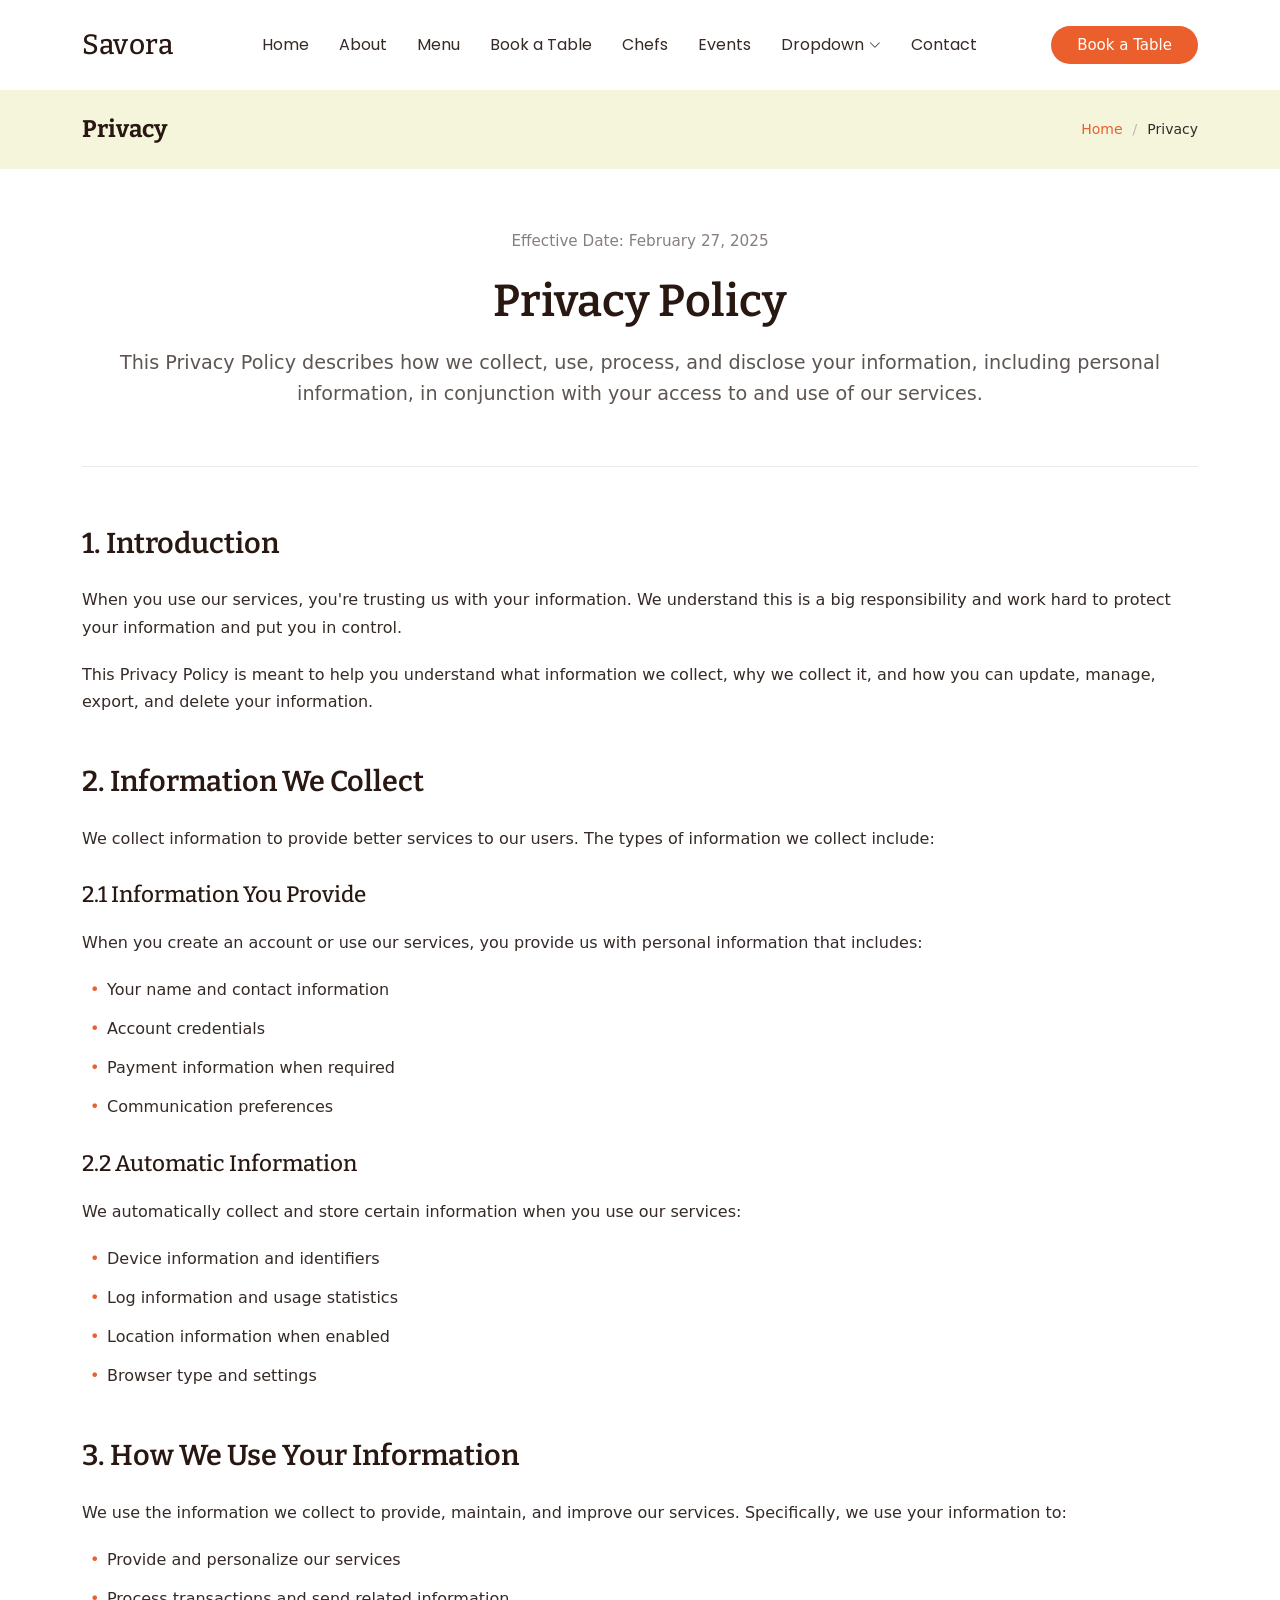
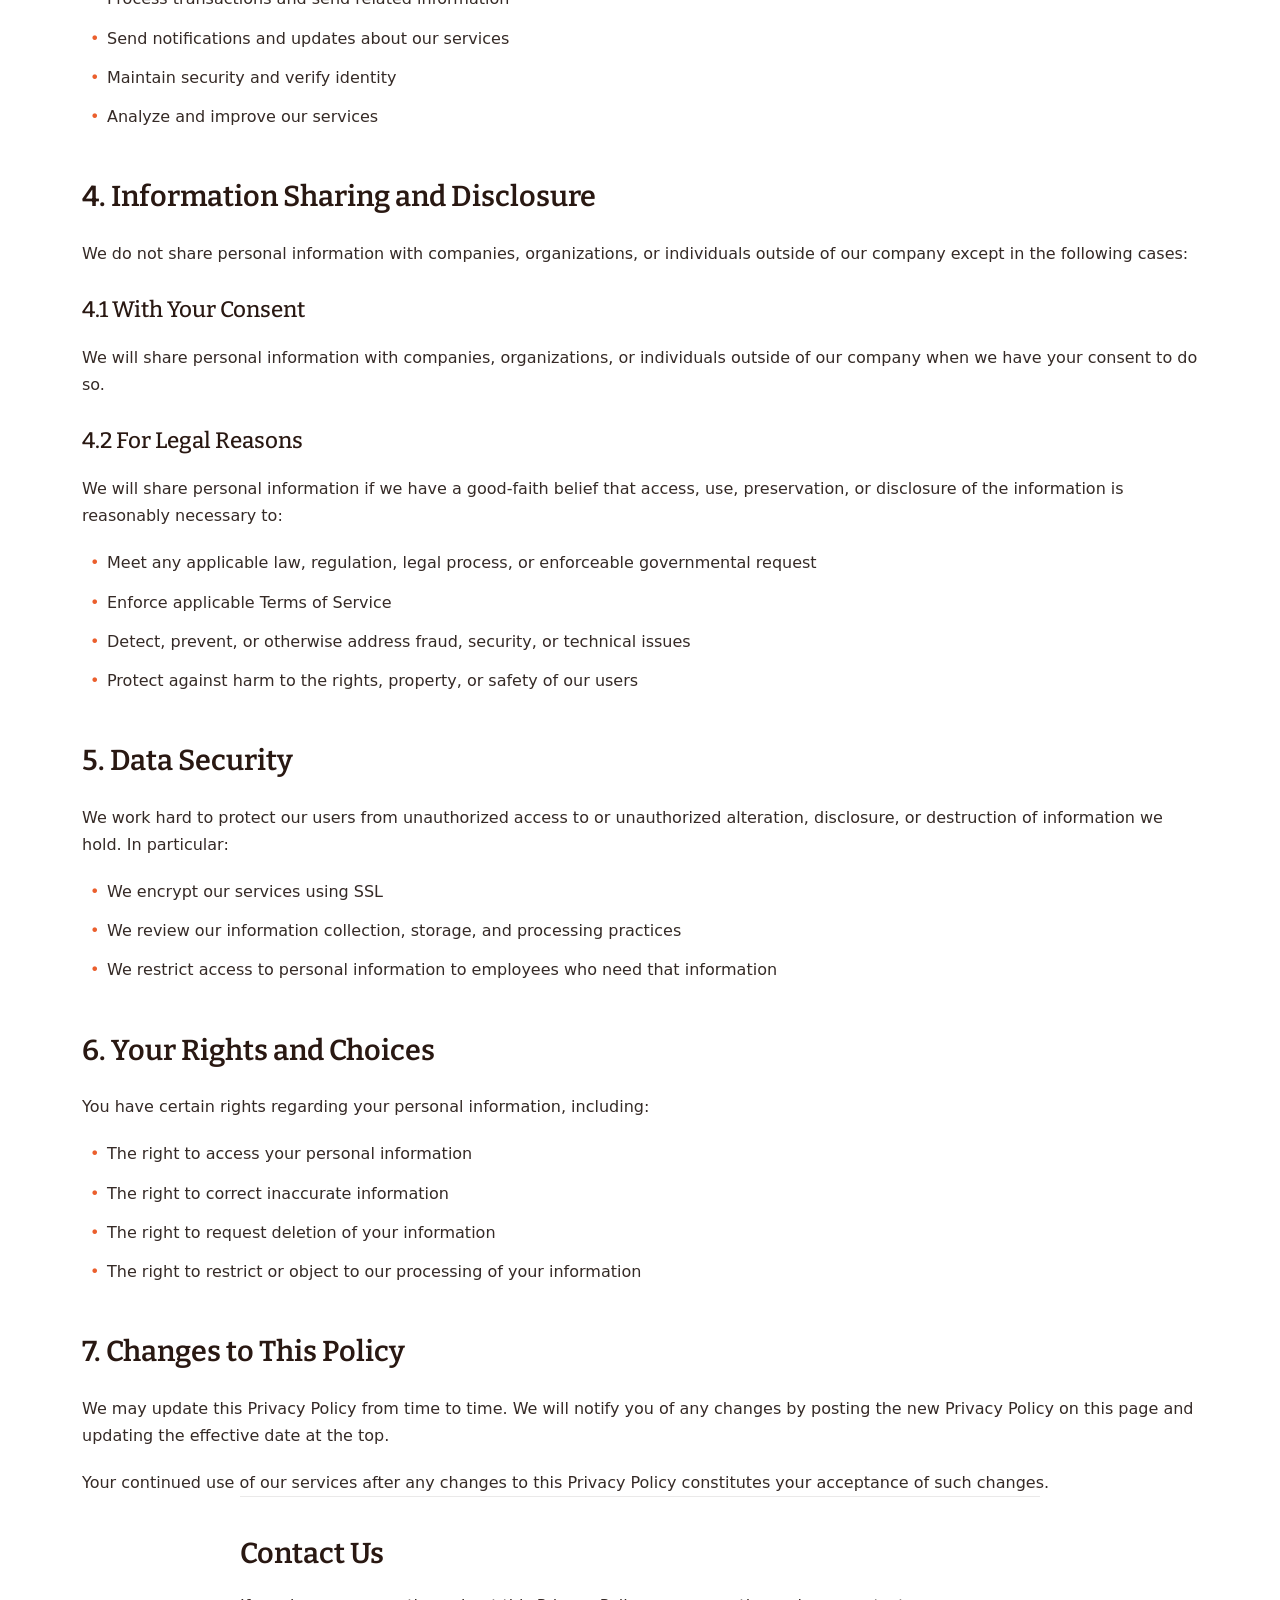
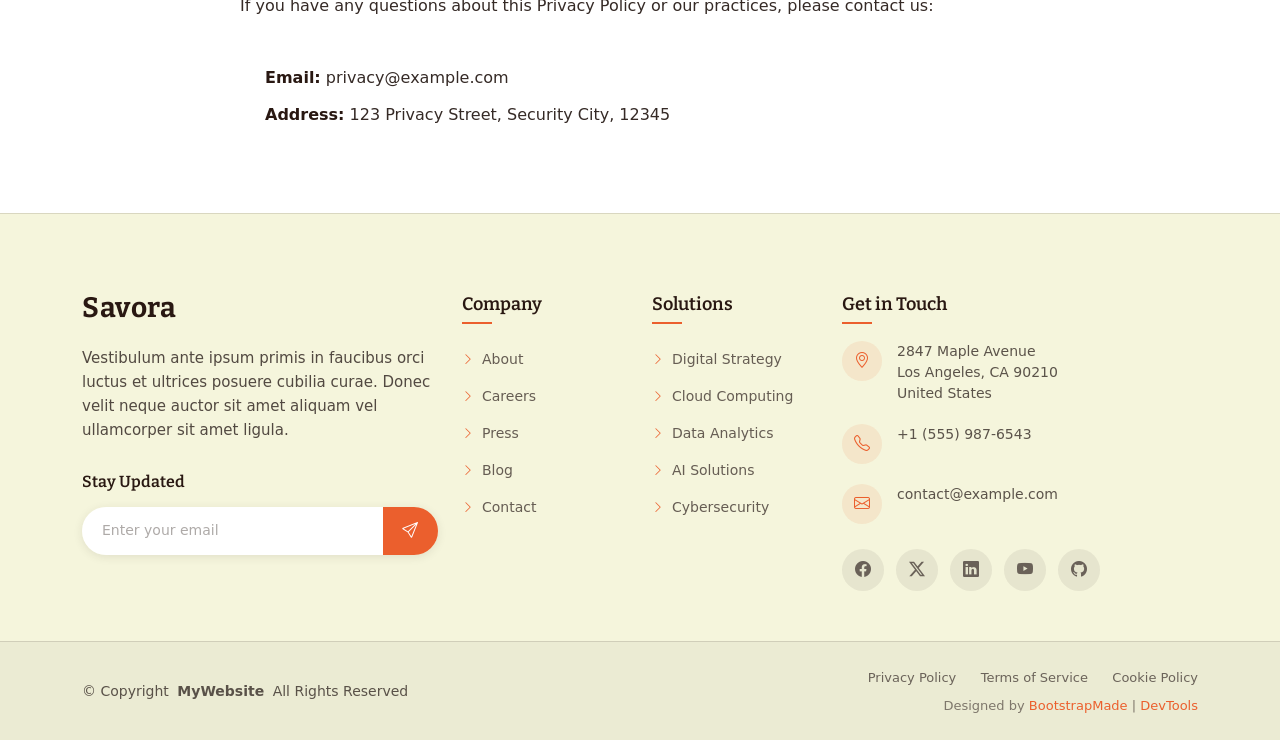
<file: privacy.html>
<!DOCTYPE html>
<html lang="en">

<head>
  <meta charset="utf-8">
  <meta content="width=device-width, initial-scale=1.0" name="viewport">
  <title>Privacy - Savora Bootstrap Template</title>
  <meta name="description" content="">
  <meta name="keywords" content="">

  <!-- Favicons -->
  <link href="assets/img/favicon.png" rel="icon">
  <link href="assets/img/apple-touch-icon.png" rel="apple-touch-icon">

  <!-- Fonts -->
  <link href="https://fonts.googleapis.com" rel="preconnect">
  <link href="https://fonts.gstatic.com" rel="preconnect" crossorigin>
  <link href="https://fonts.googleapis.com/css2?family=Roboto:ital,wght@0,100;0,300;0,400;0,500;0,700;0,900;1,100;1,300;1,400;1,500;1,700;1,900&family=Poppins:ital,wght@0,100;0,200;0,300;0,400;0,500;0,600;0,700;0,800;0,900;1,100;1,200;1,300;1,400;1,500;1,600;1,700;1,800;1,900&family=Bitter:ital,wght@0,100;0,200;0,300;0,400;0,500;0,600;0,700;0,800;0,900;1,100;1,200;1,300;1,400;1,500;1,600;1,700;1,800;1,900&display=swap" rel="stylesheet">

  <!-- Vendor CSS Files -->
  <link href="assets/vendor/bootstrap/css/bootstrap.min.css" rel="stylesheet">
  <link href="assets/vendor/bootstrap-icons/bootstrap-icons.css" rel="stylesheet">
  <link href="assets/vendor/aos/aos.css" rel="stylesheet">
  <link href="assets/vendor/glightbox/css/glightbox.min.css" rel="stylesheet">

  <!-- Main CSS File -->
  <link href="assets/css/main.css" rel="stylesheet">

  <!-- =======================================================
  * Template Name: The Classic Palate
  * Template URL: https://bootstrapmade.com/savora-bootstrap-restaurant-template/
  * Updated: Jul 29 2025 with Bootstrap v5.3.7
  * Author: BootstrapMade.com
  * License: https://bootstrapmade.com/license/
  ======================================================== -->
</head>

<body class="privacy-page">

  <header id="header" class="header d-flex align-items-center sticky-top">
    <div class="container position-relative d-flex align-items-center justify-content-between">

      <a href="index.html" class="logo d-flex align-items-center me-auto me-xl-0">
        <!-- Uncomment the line below if you also wish to use an image logo -->
        <!-- <img src="assets/img/logo.webp" alt=""> -->
        <h1 class="sitename">Savora</h1>
      </a>

      <nav id="navmenu" class="navmenu">
        <ul>
          <li><a href="#hero">Home</a></li>
          <li><a href="#about">About</a></li>
          <li><a href="#menu">Menu</a></li>
          <li><a href="#book-a-table">Book a Table</a></li>
          <li><a href="#chefs">Chefs</a></li>
          <li><a href="#events">Events</a></li>
          <li class="dropdown"><a href="#"><span>Dropdown</span> <i class="bi bi-chevron-down toggle-dropdown"></i></a>
            <ul>
              <li><a href="#">Dropdown 1</a></li>
              <li class="dropdown"><a href="#"><span>Deep Dropdown</span> <i class="bi bi-chevron-down toggle-dropdown"></i></a>
                <ul>
                  <li><a href="#">Deep Dropdown 1</a></li>
                  <li><a href="#">Deep Dropdown 2</a></li>
                  <li><a href="#">Deep Dropdown 3</a></li>
                  <li><a href="#">Deep Dropdown 4</a></li>
                  <li><a href="#">Deep Dropdown 5</a></li>
                </ul>
              </li>
              <li><a href="#">Dropdown 2</a></li>
              <li><a href="#">Dropdown 3</a></li>
              <li><a href="#">Dropdown 4</a></li>
            </ul>
          </li>
          <li><a href="#contact">Contact</a></li>
        </ul>
        <i class="mobile-nav-toggle d-xl-none bi bi-list"></i>
      </nav>

      <a class="btn-getstarted d-none d-sm-block" href="#book-a-table">Book a Table</a>

    </div>
  </header>

  <main class="main">

    <!-- Page Title -->
    <div class="page-title light-background">
      <div class="container d-lg-flex justify-content-between align-items-center">
        <h1 class="mb-2 mb-lg-0">Privacy</h1>
        <nav class="breadcrumbs">
          <ol>
            <li><a href="index.html">Home</a></li>
            <li class="current">Privacy</li>
          </ol>
        </nav>
      </div>
    </div><!-- End Page Title -->

    <!-- Privacy Section -->
    <section id="privacy" class="privacy section">

      <div class="container" data-aos="fade-up">
        <!-- Header -->
        <div class="privacy-header" data-aos="fade-up">
          <div class="header-content">
            <div class="last-updated">Effective Date: February 27, 2025</div>
            <h1>Privacy Policy</h1>
            <p class="intro-text">This Privacy Policy describes how we collect, use, process, and disclose your information, including personal information, in conjunction with your access to and use of our services.</p>
          </div>
        </div>

        <!-- Main Content -->
        <div class="privacy-content" data-aos="fade-up">
          <!-- Introduction -->
          <div class="content-section">
            <h2>1. Introduction</h2>
            <p>When you use our services, you're trusting us with your information. We understand this is a big responsibility and work hard to protect your information and put you in control.</p>
            <p>This Privacy Policy is meant to help you understand what information we collect, why we collect it, and how you can update, manage, export, and delete your information.</p>
          </div>

          <!-- Information Collection -->
          <div class="content-section">
            <h2>2. Information We Collect</h2>
            <p>We collect information to provide better services to our users. The types of information we collect include:</p>

            <h3>2.1 Information You Provide</h3>
            <p>When you create an account or use our services, you provide us with personal information that includes:</p>
            <ul>
              <li>Your name and contact information</li>
              <li>Account credentials</li>
              <li>Payment information when required</li>
              <li>Communication preferences</li>
            </ul>

            <h3>2.2 Automatic Information</h3>
            <p>We automatically collect and store certain information when you use our services:</p>
            <ul>
              <li>Device information and identifiers</li>
              <li>Log information and usage statistics</li>
              <li>Location information when enabled</li>
              <li>Browser type and settings</li>
            </ul>
          </div>

          <!-- Use of Information -->
          <div class="content-section">
            <h2>3. How We Use Your Information</h2>
            <p>We use the information we collect to provide, maintain, and improve our services. Specifically, we use your information to:</p>
            <ul>
              <li>Provide and personalize our services</li>
              <li>Process transactions and send related information</li>
              <li>Send notifications and updates about our services</li>
              <li>Maintain security and verify identity</li>
              <li>Analyze and improve our services</li>
            </ul>
          </div>

          <!-- Information Sharing -->
          <div class="content-section">
            <h2>4. Information Sharing and Disclosure</h2>
            <p>We do not share personal information with companies, organizations, or individuals outside of our company except in the following cases:</p>

            <h3>4.1 With Your Consent</h3>
            <p>We will share personal information with companies, organizations, or individuals outside of our company when we have your consent to do so.</p>

            <h3>4.2 For Legal Reasons</h3>
            <p>We will share personal information if we have a good-faith belief that access, use, preservation, or disclosure of the information is reasonably necessary to:</p>
            <ul>
              <li>Meet any applicable law, regulation, legal process, or enforceable governmental request</li>
              <li>Enforce applicable Terms of Service</li>
              <li>Detect, prevent, or otherwise address fraud, security, or technical issues</li>
              <li>Protect against harm to the rights, property, or safety of our users</li>
            </ul>
          </div>

          <!-- Data Security -->
          <div class="content-section">
            <h2>5. Data Security</h2>
            <p>We work hard to protect our users from unauthorized access to or unauthorized alteration, disclosure, or destruction of information we hold. In particular:</p>
            <ul>
              <li>We encrypt our services using SSL</li>
              <li>We review our information collection, storage, and processing practices</li>
              <li>We restrict access to personal information to employees who need that information</li>
            </ul>
          </div>

          <!-- Your Rights -->
          <div class="content-section">
            <h2>6. Your Rights and Choices</h2>
            <p>You have certain rights regarding your personal information, including:</p>
            <ul>
              <li>The right to access your personal information</li>
              <li>The right to correct inaccurate information</li>
              <li>The right to request deletion of your information</li>
              <li>The right to restrict or object to our processing of your information</li>
            </ul>
          </div>

          <!-- Policy Updates -->
          <div class="content-section">
            <h2>7. Changes to This Policy</h2>
            <p>We may update this Privacy Policy from time to time. We will notify you of any changes by posting the new Privacy Policy on this page and updating the effective date at the top.</p>
            <p>Your continued use of our services after any changes to this Privacy Policy constitutes your acceptance of such changes.</p>
          </div>
        </div>

        <!-- Contact Section -->
        <div class="privacy-contact" data-aos="fade-up">
          <h2>Contact Us</h2>
          <p>If you have any questions about this Privacy Policy or our practices, please contact us:</p>
          <div class="contact-details">
            <p><strong>Email:</strong> privacy@example.com</p>
            <p><strong>Address:</strong> 123 Privacy Street, Security City, 12345</p>
          </div>
        </div>

      </div>

    </section><!-- /Privacy Section -->

  </main>

  <footer id="footer" class="footer light-background">

    <div class="container">
      <div class="row gy-5">

        <div class="col-lg-4">
          <div class="footer-content">
            <a href="index.html" class="logo d-flex align-items-center mb-4">
              <span class="sitename">Savora</span>
            </a>
            <p class="mb-4">Vestibulum ante ipsum primis in faucibus orci luctus et ultrices posuere cubilia curae. Donec velit neque auctor sit amet aliquam vel ullamcorper sit amet ligula.</p>

            <div class="newsletter-form">
              <h5>Stay Updated</h5>
              <form action="forms/newsletter.php" method="post" class="php-email-form">
                <div class="input-group">
                  <input type="email" name="email" class="form-control" placeholder="Enter your email" required="">
                  <button type="submit" class="btn-subscribe">
                    <i class="bi bi-send"></i>
                  </button>
                </div>
                <div class="loading">Loading</div>
                <div class="error-message"></div>
                <div class="sent-message">Thank you for subscribing!</div>
              </form>
            </div>
          </div>
        </div>

        <div class="col-lg-2 col-6">
          <div class="footer-links">
            <h4>Company</h4>
            <ul>
              <li><a href="#"><i class="bi bi-chevron-right"></i> About</a></li>
              <li><a href="#"><i class="bi bi-chevron-right"></i> Careers</a></li>
              <li><a href="#"><i class="bi bi-chevron-right"></i> Press</a></li>
              <li><a href="#"><i class="bi bi-chevron-right"></i> Blog</a></li>
              <li><a href="#"><i class="bi bi-chevron-right"></i> Contact</a></li>
            </ul>
          </div>
        </div>

        <div class="col-lg-2 col-6">
          <div class="footer-links">
            <h4>Solutions</h4>
            <ul>
              <li><a href="#"><i class="bi bi-chevron-right"></i> Digital Strategy</a></li>
              <li><a href="#"><i class="bi bi-chevron-right"></i> Cloud Computing</a></li>
              <li><a href="#"><i class="bi bi-chevron-right"></i> Data Analytics</a></li>
              <li><a href="#"><i class="bi bi-chevron-right"></i> AI Solutions</a></li>
              <li><a href="#"><i class="bi bi-chevron-right"></i> Cybersecurity</a></li>
            </ul>
          </div>
        </div>

        <div class="col-lg-4">
          <div class="footer-contact">
            <h4>Get in Touch</h4>
            <div class="contact-item">
              <div class="contact-icon">
                <i class="bi bi-geo-alt"></i>
              </div>
              <div class="contact-info">
                <p>2847 Maple Avenue<br>Los Angeles, CA 90210<br>United States</p>
              </div>
            </div>

            <div class="contact-item">
              <div class="contact-icon">
                <i class="bi bi-telephone"></i>
              </div>
              <div class="contact-info">
                <p>+1 (555) 987-6543</p>
              </div>
            </div>

            <div class="contact-item">
              <div class="contact-icon">
                <i class="bi bi-envelope"></i>
              </div>
              <div class="contact-info">
                <p>contact@example.com</p>
              </div>
            </div>

            <div class="social-links">
              <a href="#"><i class="bi bi-facebook"></i></a>
              <a href="#"><i class="bi bi-twitter-x"></i></a>
              <a href="#"><i class="bi bi-linkedin"></i></a>
              <a href="#"><i class="bi bi-youtube"></i></a>
              <a href="#"><i class="bi bi-github"></i></a>
            </div>
          </div>
        </div>

      </div>
    </div>

    <div class="footer-bottom">
      <div class="container">
        <div class="row align-items-center">
          <div class="col-lg-6">
            <div class="copyright">
              <p>© <span>Copyright</span> <strong class="px-1 sitename">MyWebsite</strong> <span>All Rights Reserved</span></p>
            </div>
          </div>
          <div class="col-lg-6">
            <div class="footer-bottom-links">
              <a href="#">Privacy Policy</a>
              <a href="#">Terms of Service</a>
              <a href="#">Cookie Policy</a>
            </div>
            <div class="credits">
              <!-- All the links in the footer should remain intact. -->
              <!-- You can delete the links only if you've purchased the pro version. -->
              <!-- Licensing information: https://bootstrapmade.com/license/ -->
              <!-- Purchase the pro version with working PHP/AJAX contact form: [buy-url] -->
              Designed by <a href="https://bootstrapmade.com/">BootstrapMade</a> | <a href="https://bootstrapmade.com/tools/">DevTools</a>
            </div>
          </div>
        </div>
      </div>
    </div>

  </footer>

  <!-- Scroll Top -->
  <a href="#" id="scroll-top" class="scroll-top d-flex align-items-center justify-content-center"><i class="bi bi-arrow-up-short"></i></a>

  <!-- Preloader -->
  <div id="preloader"></div>

  <!-- Vendor JS Files -->
  <script src="assets/vendor/bootstrap/js/bootstrap.bundle.min.js"></script>
  <script src="assets/vendor/php-email-form/validate.js"></script>
  <script src="assets/vendor/aos/aos.js"></script>
  <script src="assets/vendor/imagesloaded/imagesloaded.pkgd.min.js"></script>
  <script src="assets/vendor/isotope-layout/isotope.pkgd.min.js"></script>
  <script src="assets/vendor/glightbox/js/glightbox.min.js"></script>

  <!-- Main JS File -->
  <script src="assets/js/main.js"></script>

</body>

</html>
</file>
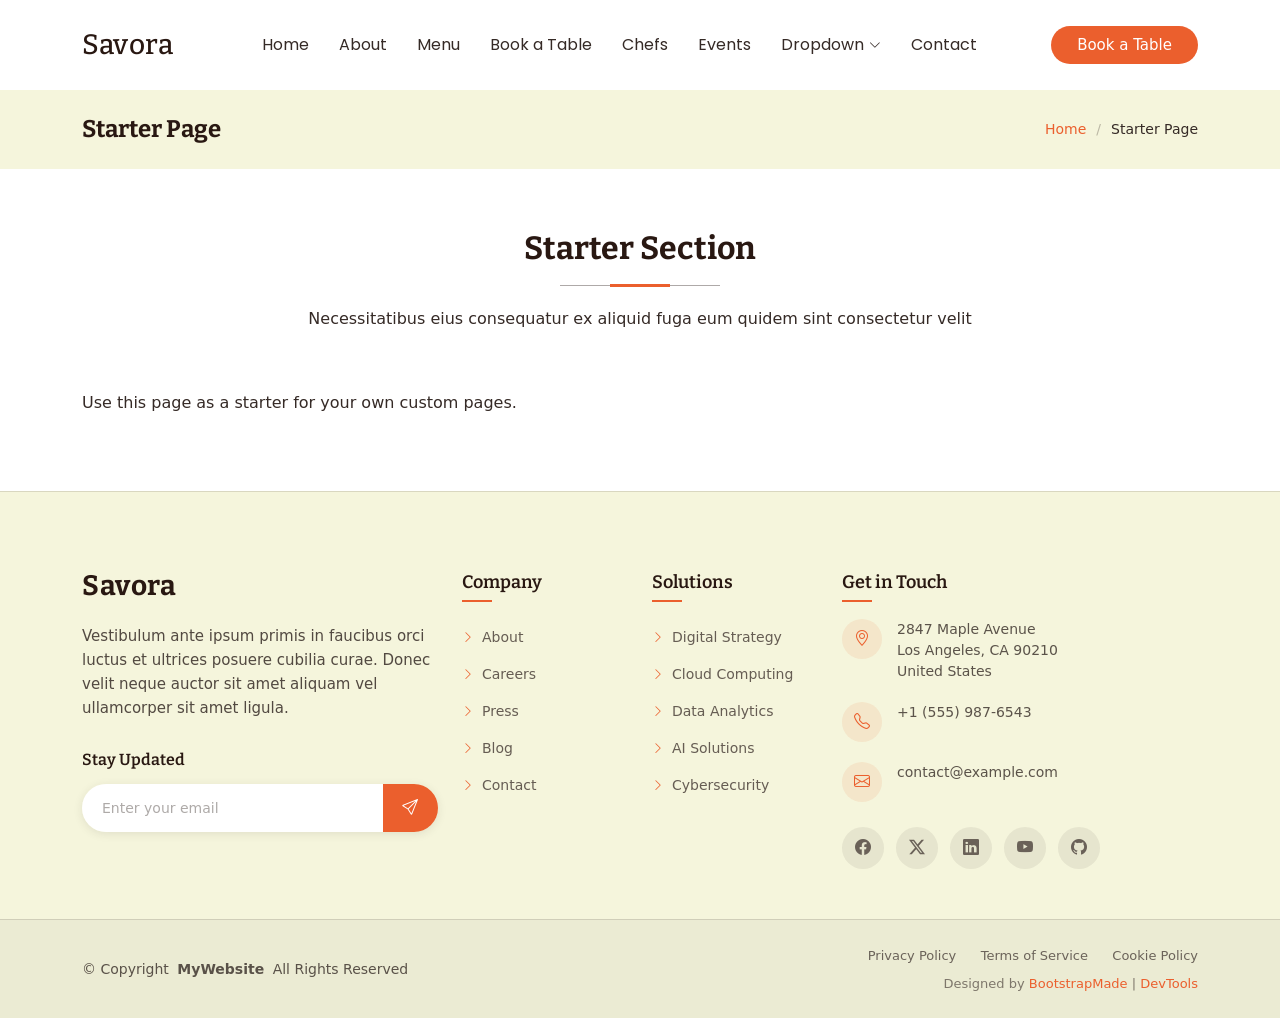
<file: starter-page.html>
<!DOCTYPE html>
<html lang="en">

<head>
  <meta charset="utf-8">
  <meta content="width=device-width, initial-scale=1.0" name="viewport">
  <title>Starter Page - Savora Bootstrap Template</title>
  <meta name="description" content="">
  <meta name="keywords" content="">

  <!-- Favicons -->
  <link href="assets/img/favicon.png" rel="icon">
  <link href="assets/img/apple-touch-icon.png" rel="apple-touch-icon">

  <!-- Fonts -->
  <link href="https://fonts.googleapis.com" rel="preconnect">
  <link href="https://fonts.gstatic.com" rel="preconnect" crossorigin>
  <link href="https://fonts.googleapis.com/css2?family=Roboto:ital,wght@0,100;0,300;0,400;0,500;0,700;0,900;1,100;1,300;1,400;1,500;1,700;1,900&family=Poppins:ital,wght@0,100;0,200;0,300;0,400;0,500;0,600;0,700;0,800;0,900;1,100;1,200;1,300;1,400;1,500;1,600;1,700;1,800;1,900&family=Bitter:ital,wght@0,100;0,200;0,300;0,400;0,500;0,600;0,700;0,800;0,900;1,100;1,200;1,300;1,400;1,500;1,600;1,700;1,800;1,900&display=swap" rel="stylesheet">

  <!-- Vendor CSS Files -->
  <link href="assets/vendor/bootstrap/css/bootstrap.min.css" rel="stylesheet">
  <link href="assets/vendor/bootstrap-icons/bootstrap-icons.css" rel="stylesheet">
  <link href="assets/vendor/aos/aos.css" rel="stylesheet">
  <link href="assets/vendor/glightbox/css/glightbox.min.css" rel="stylesheet">

  <!-- Main CSS File -->
  <link href="assets/css/main.css" rel="stylesheet">

  <!-- =======================================================
  * Template Name: The Classic Palate
  * Template URL: https://bootstrapmade.com/savora-bootstrap-restaurant-template/
  * Updated: Jul 29 2025 with Bootstrap v5.3.7
  * Author: BootstrapMade.com
  * License: https://bootstrapmade.com/license/
  ======================================================== -->
</head>

<body class="starter-page-page">

  <header id="header" class="header d-flex align-items-center sticky-top">
    <div class="container position-relative d-flex align-items-center justify-content-between">

      <a href="index.html" class="logo d-flex align-items-center me-auto me-xl-0">
        <!-- Uncomment the line below if you also wish to use an image logo -->
        <!-- <img src="assets/img/logo.webp" alt=""> -->
        <h1 class="sitename">Savora</h1>
      </a>

      <nav id="navmenu" class="navmenu">
        <ul>
          <li><a href="#hero">Home</a></li>
          <li><a href="#about">About</a></li>
          <li><a href="#menu">Menu</a></li>
          <li><a href="#book-a-table">Book a Table</a></li>
          <li><a href="#chefs">Chefs</a></li>
          <li><a href="#events">Events</a></li>
          <li class="dropdown"><a href="#"><span>Dropdown</span> <i class="bi bi-chevron-down toggle-dropdown"></i></a>
            <ul>
              <li><a href="#">Dropdown 1</a></li>
              <li class="dropdown"><a href="#"><span>Deep Dropdown</span> <i class="bi bi-chevron-down toggle-dropdown"></i></a>
                <ul>
                  <li><a href="#">Deep Dropdown 1</a></li>
                  <li><a href="#">Deep Dropdown 2</a></li>
                  <li><a href="#">Deep Dropdown 3</a></li>
                  <li><a href="#">Deep Dropdown 4</a></li>
                  <li><a href="#">Deep Dropdown 5</a></li>
                </ul>
              </li>
              <li><a href="#">Dropdown 2</a></li>
              <li><a href="#">Dropdown 3</a></li>
              <li><a href="#">Dropdown 4</a></li>
            </ul>
          </li>
          <li><a href="#contact">Contact</a></li>
        </ul>
        <i class="mobile-nav-toggle d-xl-none bi bi-list"></i>
      </nav>

      <a class="btn-getstarted d-none d-sm-block" href="#book-a-table">Book a Table</a>

    </div>
  </header>

  <main class="main">

    <!-- Page Title -->
    <div class="page-title light-background">
      <div class="container d-lg-flex justify-content-between align-items-center">
        <h1 class="mb-2 mb-lg-0">Starter Page</h1>
        <nav class="breadcrumbs">
          <ol>
            <li><a href="index.html">Home</a></li>
            <li class="current">Starter Page</li>
          </ol>
        </nav>
      </div>
    </div><!-- End Page Title -->

    <!-- Starter Section Section -->
    <section id="starter-section" class="starter-section section">

      <!-- Section Title -->
      <div class="container section-title" data-aos="fade-up">
        <h2>Starter Section</h2>
        <p>Necessitatibus eius consequatur ex aliquid fuga eum quidem sint consectetur velit</p>
      </div><!-- End Section Title -->

      <div class="container" data-aos="fade-up">
        <p>Use this page as a starter for your own custom pages.</p>
      </div>

    </section><!-- /Starter Section Section -->

  </main>

  <footer id="footer" class="footer light-background">

    <div class="container">
      <div class="row gy-5">

        <div class="col-lg-4">
          <div class="footer-content">
            <a href="index.html" class="logo d-flex align-items-center mb-4">
              <span class="sitename">Savora</span>
            </a>
            <p class="mb-4">Vestibulum ante ipsum primis in faucibus orci luctus et ultrices posuere cubilia curae. Donec velit neque auctor sit amet aliquam vel ullamcorper sit amet ligula.</p>

            <div class="newsletter-form">
              <h5>Stay Updated</h5>
              <form action="forms/newsletter.php" method="post" class="php-email-form">
                <div class="input-group">
                  <input type="email" name="email" class="form-control" placeholder="Enter your email" required="">
                  <button type="submit" class="btn-subscribe">
                    <i class="bi bi-send"></i>
                  </button>
                </div>
                <div class="loading">Loading</div>
                <div class="error-message"></div>
                <div class="sent-message">Thank you for subscribing!</div>
              </form>
            </div>
          </div>
        </div>

        <div class="col-lg-2 col-6">
          <div class="footer-links">
            <h4>Company</h4>
            <ul>
              <li><a href="#"><i class="bi bi-chevron-right"></i> About</a></li>
              <li><a href="#"><i class="bi bi-chevron-right"></i> Careers</a></li>
              <li><a href="#"><i class="bi bi-chevron-right"></i> Press</a></li>
              <li><a href="#"><i class="bi bi-chevron-right"></i> Blog</a></li>
              <li><a href="#"><i class="bi bi-chevron-right"></i> Contact</a></li>
            </ul>
          </div>
        </div>

        <div class="col-lg-2 col-6">
          <div class="footer-links">
            <h4>Solutions</h4>
            <ul>
              <li><a href="#"><i class="bi bi-chevron-right"></i> Digital Strategy</a></li>
              <li><a href="#"><i class="bi bi-chevron-right"></i> Cloud Computing</a></li>
              <li><a href="#"><i class="bi bi-chevron-right"></i> Data Analytics</a></li>
              <li><a href="#"><i class="bi bi-chevron-right"></i> AI Solutions</a></li>
              <li><a href="#"><i class="bi bi-chevron-right"></i> Cybersecurity</a></li>
            </ul>
          </div>
        </div>

        <div class="col-lg-4">
          <div class="footer-contact">
            <h4>Get in Touch</h4>
            <div class="contact-item">
              <div class="contact-icon">
                <i class="bi bi-geo-alt"></i>
              </div>
              <div class="contact-info">
                <p>2847 Maple Avenue<br>Los Angeles, CA 90210<br>United States</p>
              </div>
            </div>

            <div class="contact-item">
              <div class="contact-icon">
                <i class="bi bi-telephone"></i>
              </div>
              <div class="contact-info">
                <p>+1 (555) 987-6543</p>
              </div>
            </div>

            <div class="contact-item">
              <div class="contact-icon">
                <i class="bi bi-envelope"></i>
              </div>
              <div class="contact-info">
                <p>contact@example.com</p>
              </div>
            </div>

            <div class="social-links">
              <a href="#"><i class="bi bi-facebook"></i></a>
              <a href="#"><i class="bi bi-twitter-x"></i></a>
              <a href="#"><i class="bi bi-linkedin"></i></a>
              <a href="#"><i class="bi bi-youtube"></i></a>
              <a href="#"><i class="bi bi-github"></i></a>
            </div>
          </div>
        </div>

      </div>
    </div>

    <div class="footer-bottom">
      <div class="container">
        <div class="row align-items-center">
          <div class="col-lg-6">
            <div class="copyright">
              <p>© <span>Copyright</span> <strong class="px-1 sitename">MyWebsite</strong> <span>All Rights Reserved</span></p>
            </div>
          </div>
          <div class="col-lg-6">
            <div class="footer-bottom-links">
              <a href="#">Privacy Policy</a>
              <a href="#">Terms of Service</a>
              <a href="#">Cookie Policy</a>
            </div>
            <div class="credits">
              <!-- All the links in the footer should remain intact. -->
              <!-- You can delete the links only if you've purchased the pro version. -->
              <!-- Licensing information: https://bootstrapmade.com/license/ -->
              <!-- Purchase the pro version with working PHP/AJAX contact form: [buy-url] -->
              Designed by <a href="https://bootstrapmade.com/">BootstrapMade</a> | <a href="https://bootstrapmade.com/tools/">DevTools</a>
            </div>
          </div>
        </div>
      </div>
    </div>

  </footer>

  <!-- Scroll Top -->
  <a href="#" id="scroll-top" class="scroll-top d-flex align-items-center justify-content-center"><i class="bi bi-arrow-up-short"></i></a>

  <!-- Preloader -->
  <div id="preloader"></div>

  <!-- Vendor JS Files -->
  <script src="assets/vendor/bootstrap/js/bootstrap.bundle.min.js"></script>
  <script src="assets/vendor/php-email-form/validate.js"></script>
  <script src="assets/vendor/aos/aos.js"></script>
  <script src="assets/vendor/imagesloaded/imagesloaded.pkgd.min.js"></script>
  <script src="assets/vendor/isotope-layout/isotope.pkgd.min.js"></script>
  <script src="assets/vendor/glightbox/js/glightbox.min.js"></script>

  <!-- Main JS File -->
  <script src="assets/js/main.js"></script>

</body>

</html>
</file>
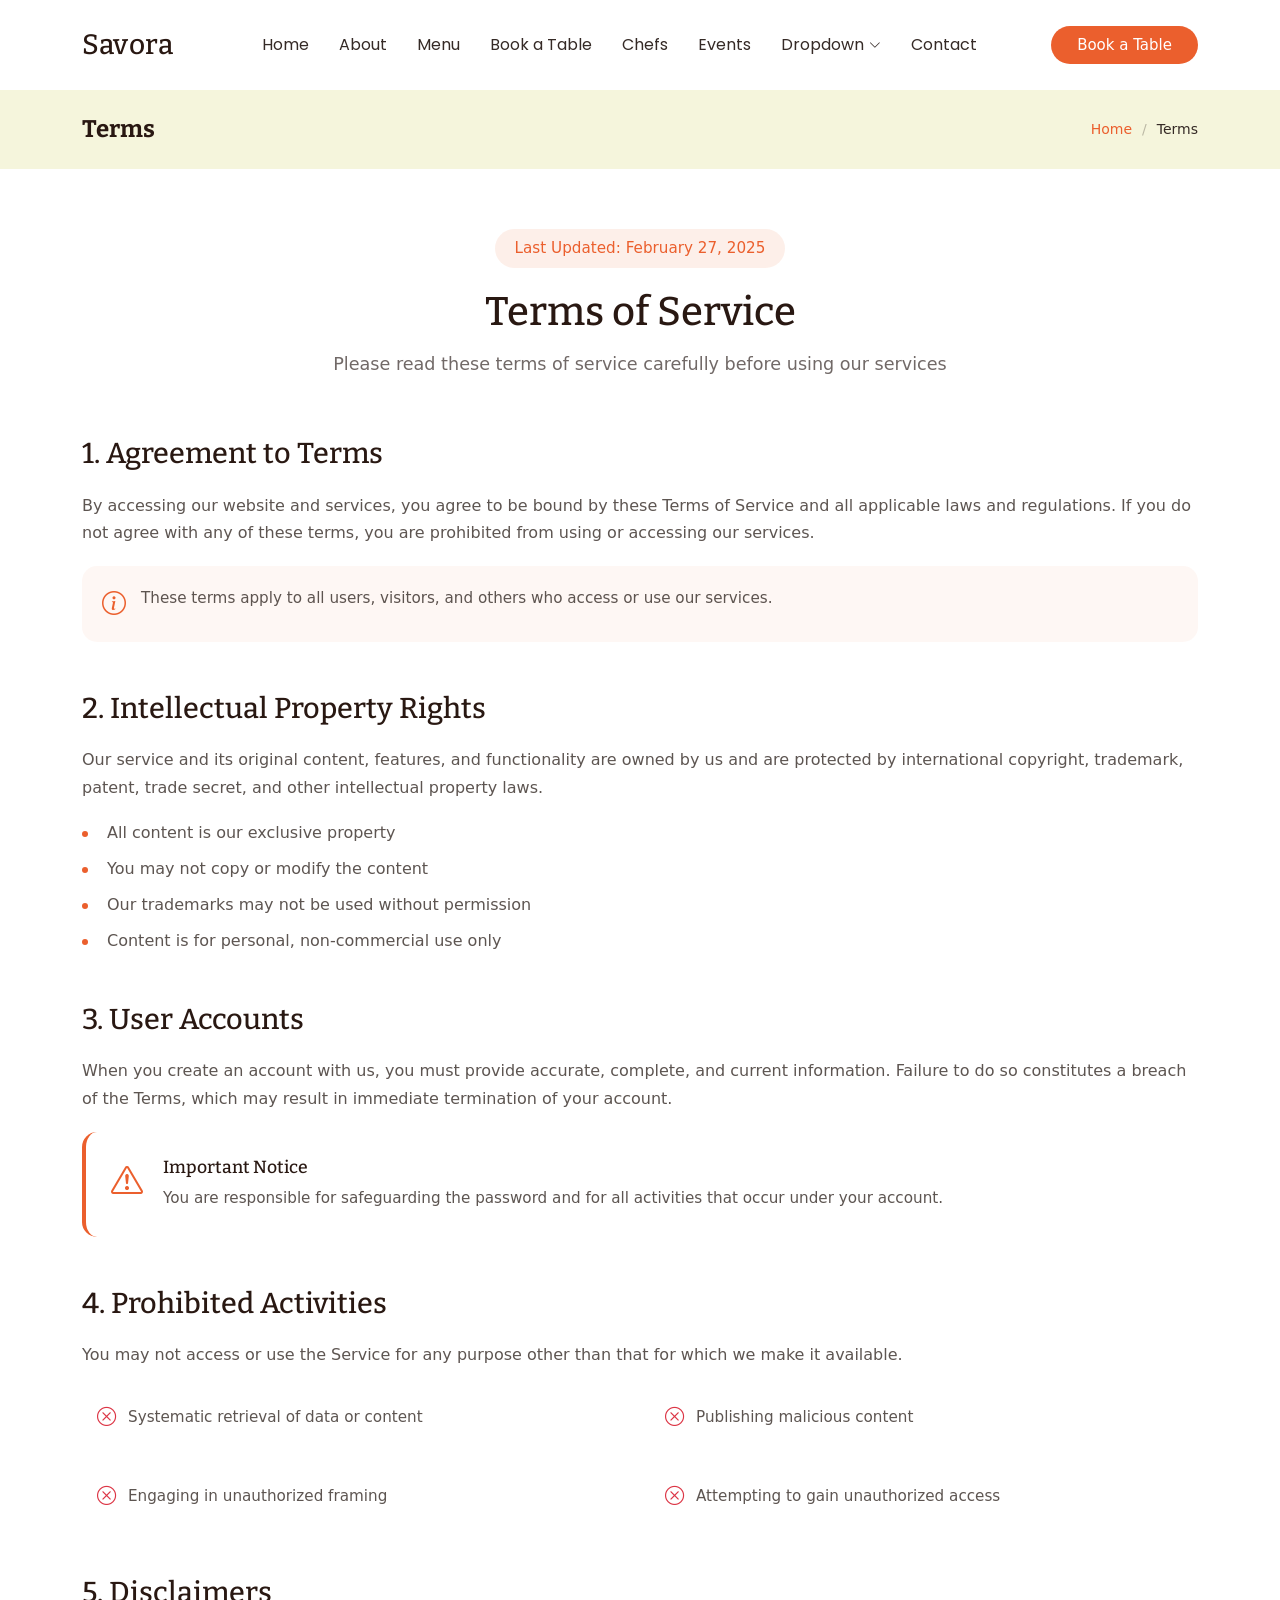
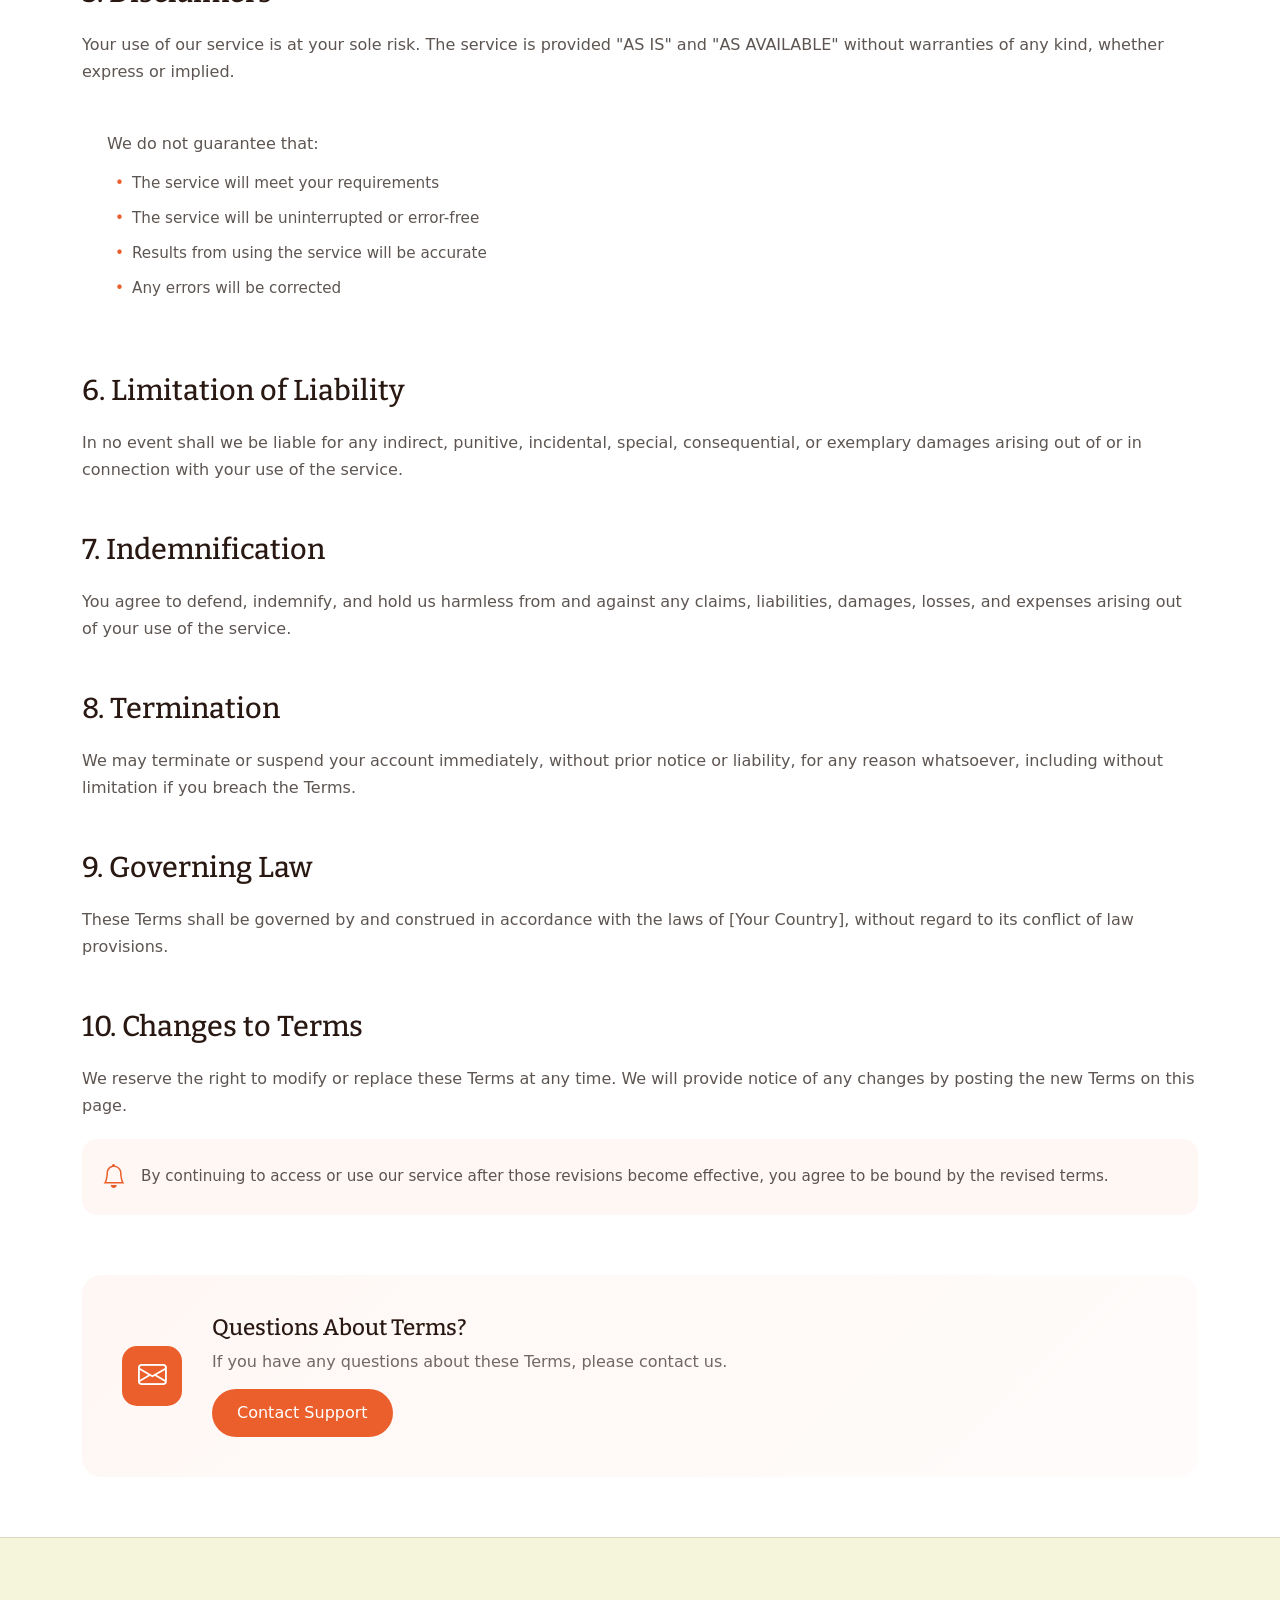
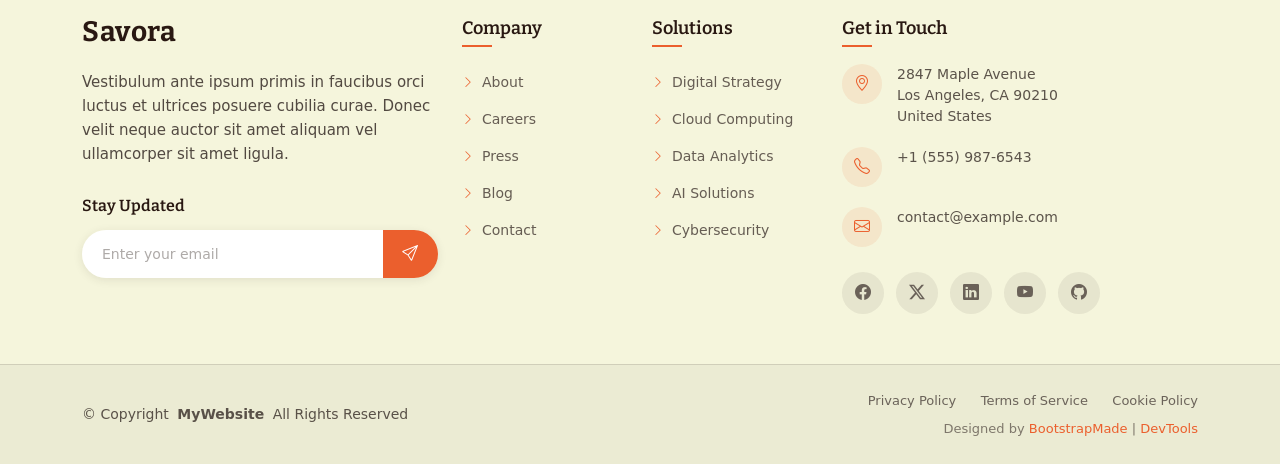
<file: terms.html>
<!DOCTYPE html>
<html lang="en">

<head>
  <meta charset="utf-8">
  <meta content="width=device-width, initial-scale=1.0" name="viewport">
  <title>Terms - Savora Bootstrap Template</title>
  <meta name="description" content="">
  <meta name="keywords" content="">

  <!-- Favicons -->
  <link href="assets/img/favicon.png" rel="icon">
  <link href="assets/img/apple-touch-icon.png" rel="apple-touch-icon">

  <!-- Fonts -->
  <link href="https://fonts.googleapis.com" rel="preconnect">
  <link href="https://fonts.gstatic.com" rel="preconnect" crossorigin>
  <link href="https://fonts.googleapis.com/css2?family=Roboto:ital,wght@0,100;0,300;0,400;0,500;0,700;0,900;1,100;1,300;1,400;1,500;1,700;1,900&family=Poppins:ital,wght@0,100;0,200;0,300;0,400;0,500;0,600;0,700;0,800;0,900;1,100;1,200;1,300;1,400;1,500;1,600;1,700;1,800;1,900&family=Bitter:ital,wght@0,100;0,200;0,300;0,400;0,500;0,600;0,700;0,800;0,900;1,100;1,200;1,300;1,400;1,500;1,600;1,700;1,800;1,900&display=swap" rel="stylesheet">

  <!-- Vendor CSS Files -->
  <link href="assets/vendor/bootstrap/css/bootstrap.min.css" rel="stylesheet">
  <link href="assets/vendor/bootstrap-icons/bootstrap-icons.css" rel="stylesheet">
  <link href="assets/vendor/aos/aos.css" rel="stylesheet">
  <link href="assets/vendor/glightbox/css/glightbox.min.css" rel="stylesheet">

  <!-- Main CSS File -->
  <link href="assets/css/main.css" rel="stylesheet">

  <!-- =======================================================
  * Template Name: The Classic Palate
  * Template URL: https://bootstrapmade.com/savora-bootstrap-restaurant-template/
  * Updated: Jul 29 2025 with Bootstrap v5.3.7
  * Author: BootstrapMade.com
  * License: https://bootstrapmade.com/license/
  ======================================================== -->
</head>

<body class="terms-page">

  <header id="header" class="header d-flex align-items-center sticky-top">
    <div class="container position-relative d-flex align-items-center justify-content-between">

      <a href="index.html" class="logo d-flex align-items-center me-auto me-xl-0">
        <!-- Uncomment the line below if you also wish to use an image logo -->
        <!-- <img src="assets/img/logo.webp" alt=""> -->
        <h1 class="sitename">Savora</h1>
      </a>

      <nav id="navmenu" class="navmenu">
        <ul>
          <li><a href="#hero">Home</a></li>
          <li><a href="#about">About</a></li>
          <li><a href="#menu">Menu</a></li>
          <li><a href="#book-a-table">Book a Table</a></li>
          <li><a href="#chefs">Chefs</a></li>
          <li><a href="#events">Events</a></li>
          <li class="dropdown"><a href="#"><span>Dropdown</span> <i class="bi bi-chevron-down toggle-dropdown"></i></a>
            <ul>
              <li><a href="#">Dropdown 1</a></li>
              <li class="dropdown"><a href="#"><span>Deep Dropdown</span> <i class="bi bi-chevron-down toggle-dropdown"></i></a>
                <ul>
                  <li><a href="#">Deep Dropdown 1</a></li>
                  <li><a href="#">Deep Dropdown 2</a></li>
                  <li><a href="#">Deep Dropdown 3</a></li>
                  <li><a href="#">Deep Dropdown 4</a></li>
                  <li><a href="#">Deep Dropdown 5</a></li>
                </ul>
              </li>
              <li><a href="#">Dropdown 2</a></li>
              <li><a href="#">Dropdown 3</a></li>
              <li><a href="#">Dropdown 4</a></li>
            </ul>
          </li>
          <li><a href="#contact">Contact</a></li>
        </ul>
        <i class="mobile-nav-toggle d-xl-none bi bi-list"></i>
      </nav>

      <a class="btn-getstarted d-none d-sm-block" href="#book-a-table">Book a Table</a>

    </div>
  </header>

  <main class="main">

    <!-- Page Title -->
    <div class="page-title light-background">
      <div class="container d-lg-flex justify-content-between align-items-center">
        <h1 class="mb-2 mb-lg-0">Terms</h1>
        <nav class="breadcrumbs">
          <ol>
            <li><a href="index.html">Home</a></li>
            <li class="current">Terms</li>
          </ol>
        </nav>
      </div>
    </div><!-- End Page Title -->

    <!-- Terms Of Service Section -->
    <section id="terms-of-service" class="terms-of-service section">

      <div class="container" data-aos="fade-up">
        <!-- Page Header -->
        <div class="tos-header text-center" data-aos="fade-up">
          <span class="last-updated">Last Updated: February 27, 2025</span>
          <h2>Terms of Service</h2>
          <p>Please read these terms of service carefully before using our services</p>
        </div>

        <!-- Content -->
        <div class="tos-content" data-aos="fade-up" data-aos-delay="200">
          <!-- Agreement Section -->
          <div id="agreement" class="content-section">
            <h3>1. Agreement to Terms</h3>
            <p>By accessing our website and services, you agree to be bound by these Terms of Service and all applicable laws and regulations. If you do not agree with any of these terms, you are prohibited from using or accessing our services.</p>
            <div class="info-box">
              <i class="bi bi-info-circle"></i>
              <p>These terms apply to all users, visitors, and others who access or use our services.</p>
            </div>
          </div>

          <!-- Intellectual Property -->
          <div id="intellectual-property" class="content-section">
            <h3>2. Intellectual Property Rights</h3>
            <p>Our service and its original content, features, and functionality are owned by us and are protected by international copyright, trademark, patent, trade secret, and other intellectual property laws.</p>
            <ul class="list-items">
              <li>All content is our exclusive property</li>
              <li>You may not copy or modify the content</li>
              <li>Our trademarks may not be used without permission</li>
              <li>Content is for personal, non-commercial use only</li>
            </ul>
          </div>

          <!-- User Accounts -->
          <div id="user-accounts" class="content-section">
            <h3>3. User Accounts</h3>
            <p>When you create an account with us, you must provide accurate, complete, and current information. Failure to do so constitutes a breach of the Terms, which may result in immediate termination of your account.</p>
            <div class="alert-box">
              <i class="bi bi-exclamation-triangle"></i>
              <div class="alert-content">
                <h5>Important Notice</h5>
                <p>You are responsible for safeguarding the password and for all activities that occur under your account.</p>
              </div>
            </div>
          </div>

          <!-- Prohibited Activities -->
          <div id="prohibited" class="content-section">
            <h3>4. Prohibited Activities</h3>
            <p>You may not access or use the Service for any purpose other than that for which we make it available.</p>
            <div class="prohibited-list">
              <div class="prohibited-item">
                <i class="bi bi-x-circle"></i>
                <span>Systematic retrieval of data or content</span>
              </div>
              <div class="prohibited-item">
                <i class="bi bi-x-circle"></i>
                <span>Publishing malicious content</span>
              </div>
              <div class="prohibited-item">
                <i class="bi bi-x-circle"></i>
                <span>Engaging in unauthorized framing</span>
              </div>
              <div class="prohibited-item">
                <i class="bi bi-x-circle"></i>
                <span>Attempting to gain unauthorized access</span>
              </div>
            </div>
          </div>

          <!-- Disclaimers -->
          <div id="disclaimer" class="content-section">
            <h3>5. Disclaimers</h3>
            <p>Your use of our service is at your sole risk. The service is provided "AS IS" and "AS AVAILABLE" without warranties of any kind, whether express or implied.</p>
            <div class="disclaimer-box">
              <p>We do not guarantee that:</p>
              <ul>
                <li>The service will meet your requirements</li>
                <li>The service will be uninterrupted or error-free</li>
                <li>Results from using the service will be accurate</li>
                <li>Any errors will be corrected</li>
              </ul>
            </div>
          </div>

          <!-- Limitation of Liability -->
          <div id="limitation" class="content-section">
            <h3>6. Limitation of Liability</h3>
            <p>In no event shall we be liable for any indirect, punitive, incidental, special, consequential, or exemplary damages arising out of or in connection with your use of the service.</p>
          </div>

          <!-- Indemnification -->
          <div id="indemnification" class="content-section">
            <h3>7. Indemnification</h3>
            <p>You agree to defend, indemnify, and hold us harmless from and against any claims, liabilities, damages, losses, and expenses arising out of your use of the service.</p>
          </div>

          <!-- Termination -->
          <div id="termination" class="content-section">
            <h3>8. Termination</h3>
            <p>We may terminate or suspend your account immediately, without prior notice or liability, for any reason whatsoever, including without limitation if you breach the Terms.</p>
          </div>

          <!-- Governing Law -->
          <div id="governing-law" class="content-section">
            <h3>9. Governing Law</h3>
            <p>These Terms shall be governed by and construed in accordance with the laws of [Your Country], without regard to its conflict of law provisions.</p>
          </div>

          <!-- Changes -->
          <div id="changes" class="content-section">
            <h3>10. Changes to Terms</h3>
            <p>We reserve the right to modify or replace these Terms at any time. We will provide notice of any changes by posting the new Terms on this page.</p>
            <div class="notice-box">
              <i class="bi bi-bell"></i>
              <p>By continuing to access or use our service after those revisions become effective, you agree to be bound by the revised terms.</p>
            </div>
          </div>
        </div>

        <!-- Contact Section -->
        <div class="tos-contact" data-aos="fade-up" data-aos-delay="300">
          <div class="contact-box">
            <div class="contact-icon">
              <i class="bi bi-envelope"></i>
            </div>
            <div class="contact-content">
              <h4>Questions About Terms?</h4>
              <p>If you have any questions about these Terms, please contact us.</p>
              <a href="#" class="contact-link">Contact Support</a>
            </div>
          </div>
        </div>
      </div>

    </section><!-- /Terms Of Service Section -->

  </main>

  <footer id="footer" class="footer light-background">

    <div class="container">
      <div class="row gy-5">

        <div class="col-lg-4">
          <div class="footer-content">
            <a href="index.html" class="logo d-flex align-items-center mb-4">
              <span class="sitename">Savora</span>
            </a>
            <p class="mb-4">Vestibulum ante ipsum primis in faucibus orci luctus et ultrices posuere cubilia curae. Donec velit neque auctor sit amet aliquam vel ullamcorper sit amet ligula.</p>

            <div class="newsletter-form">
              <h5>Stay Updated</h5>
              <form action="forms/newsletter.php" method="post" class="php-email-form">
                <div class="input-group">
                  <input type="email" name="email" class="form-control" placeholder="Enter your email" required="">
                  <button type="submit" class="btn-subscribe">
                    <i class="bi bi-send"></i>
                  </button>
                </div>
                <div class="loading">Loading</div>
                <div class="error-message"></div>
                <div class="sent-message">Thank you for subscribing!</div>
              </form>
            </div>
          </div>
        </div>

        <div class="col-lg-2 col-6">
          <div class="footer-links">
            <h4>Company</h4>
            <ul>
              <li><a href="#"><i class="bi bi-chevron-right"></i> About</a></li>
              <li><a href="#"><i class="bi bi-chevron-right"></i> Careers</a></li>
              <li><a href="#"><i class="bi bi-chevron-right"></i> Press</a></li>
              <li><a href="#"><i class="bi bi-chevron-right"></i> Blog</a></li>
              <li><a href="#"><i class="bi bi-chevron-right"></i> Contact</a></li>
            </ul>
          </div>
        </div>

        <div class="col-lg-2 col-6">
          <div class="footer-links">
            <h4>Solutions</h4>
            <ul>
              <li><a href="#"><i class="bi bi-chevron-right"></i> Digital Strategy</a></li>
              <li><a href="#"><i class="bi bi-chevron-right"></i> Cloud Computing</a></li>
              <li><a href="#"><i class="bi bi-chevron-right"></i> Data Analytics</a></li>
              <li><a href="#"><i class="bi bi-chevron-right"></i> AI Solutions</a></li>
              <li><a href="#"><i class="bi bi-chevron-right"></i> Cybersecurity</a></li>
            </ul>
          </div>
        </div>

        <div class="col-lg-4">
          <div class="footer-contact">
            <h4>Get in Touch</h4>
            <div class="contact-item">
              <div class="contact-icon">
                <i class="bi bi-geo-alt"></i>
              </div>
              <div class="contact-info">
                <p>2847 Maple Avenue<br>Los Angeles, CA 90210<br>United States</p>
              </div>
            </div>

            <div class="contact-item">
              <div class="contact-icon">
                <i class="bi bi-telephone"></i>
              </div>
              <div class="contact-info">
                <p>+1 (555) 987-6543</p>
              </div>
            </div>

            <div class="contact-item">
              <div class="contact-icon">
                <i class="bi bi-envelope"></i>
              </div>
              <div class="contact-info">
                <p>contact@example.com</p>
              </div>
            </div>

            <div class="social-links">
              <a href="#"><i class="bi bi-facebook"></i></a>
              <a href="#"><i class="bi bi-twitter-x"></i></a>
              <a href="#"><i class="bi bi-linkedin"></i></a>
              <a href="#"><i class="bi bi-youtube"></i></a>
              <a href="#"><i class="bi bi-github"></i></a>
            </div>
          </div>
        </div>

      </div>
    </div>

    <div class="footer-bottom">
      <div class="container">
        <div class="row align-items-center">
          <div class="col-lg-6">
            <div class="copyright">
              <p>© <span>Copyright</span> <strong class="px-1 sitename">MyWebsite</strong> <span>All Rights Reserved</span></p>
            </div>
          </div>
          <div class="col-lg-6">
            <div class="footer-bottom-links">
              <a href="#">Privacy Policy</a>
              <a href="#">Terms of Service</a>
              <a href="#">Cookie Policy</a>
            </div>
            <div class="credits">
              <!-- All the links in the footer should remain intact. -->
              <!-- You can delete the links only if you've purchased the pro version. -->
              <!-- Licensing information: https://bootstrapmade.com/license/ -->
              <!-- Purchase the pro version with working PHP/AJAX contact form: [buy-url] -->
              Designed by <a href="https://bootstrapmade.com/">BootstrapMade</a> | <a href="https://bootstrapmade.com/tools/">DevTools</a>
            </div>
          </div>
        </div>
      </div>
    </div>

  </footer>

  <!-- Scroll Top -->
  <a href="#" id="scroll-top" class="scroll-top d-flex align-items-center justify-content-center"><i class="bi bi-arrow-up-short"></i></a>

  <!-- Preloader -->
  <div id="preloader"></div>

  <!-- Vendor JS Files -->
  <script src="assets/vendor/bootstrap/js/bootstrap.bundle.min.js"></script>
  <script src="assets/vendor/php-email-form/validate.js"></script>
  <script src="assets/vendor/aos/aos.js"></script>
  <script src="assets/vendor/imagesloaded/imagesloaded.pkgd.min.js"></script>
  <script src="assets/vendor/isotope-layout/isotope.pkgd.min.js"></script>
  <script src="assets/vendor/glightbox/js/glightbox.min.js"></script>

  <!-- Main JS File -->
  <script src="assets/js/main.js"></script>

</body>

</html>
</file>
<file: assets/css/main.css>
/**
* Template Name: The Classic Palate
* Template URL: https://bootstrapmade.com/savora-bootstrap-restaurant-template/
* Updated: Jul 29 2025 with Bootstrap v5.3.7
* Author: BootstrapMade.com
* License: https://bootstrapmade.com/license/
*/

@charset "UTF-8";

/*--------------------------------------------------------------
# Font & Color Variables
# Help: https://bootstrapmade.com/color-system/
--------------------------------------------------------------*/
/* Fonts */
:root {
  --default-font: "Roboto",  system-ui, -apple-system, "Segoe UI", Roboto, "Helvetica Neue", Arial, "Noto Sans", "Liberation Sans", sans-serif, "Apple Color Emoji", "Segoe UI Emoji", "Segoe UI Symbol", "Noto Color Emoji";
  --heading-font: "Bitter",  sans-serif;
  --nav-font: "Poppins",  sans-serif;
}

/* Global Colors - The following color variables are used throughout the website. Updating them here will change the color scheme of the entire website */
:root { 
  --background-color: #ffffff; /* Background color for the entire website, including individual sections */
  --default-color: #352a26; /* Default color used for the majority of the text content across the entire website */
  --heading-color: #291812; /* Color for headings, subheadings and title throughout the website */
  --accent-color: #eb5f2d; /* Accent color that represents your brand on the website. It's used for buttons, links, and other elements that need to stand out */
  --surface-color: #ffffff; /* The surface color is used as a background of boxed elements within sections, such as cards, icon boxes, or other elements that require a visual separation from the global background. */
  --contrast-color: #ffffff; /* Contrast color for text, ensuring readability against backgrounds of accent, heading, or default colors. */
}

/* Nav Menu Colors - The following color variables are used specifically for the navigation menu. They are separate from the global colors to allow for more customization options */
:root {
  --nav-color: #352a26;  /* The default color of the main navmenu links */
  --nav-hover-color: #eb5f2d; /* Applied to main navmenu links when they are hovered over or active */
  --nav-mobile-background-color: #ffffff; /* Used as the background color for mobile navigation menu */
  --nav-dropdown-background-color: #ffffff; /* Used as the background color for dropdown items that appear when hovering over primary navigation items */
  --nav-dropdown-color: #352a26; /* Used for navigation links of the dropdown items in the navigation menu. */
  --nav-dropdown-hover-color: #eb5f2d; /* Similar to --nav-hover-color, this color is applied to dropdown navigation links when they are hovered over. */
}

/* Color Presets - These classes override global colors when applied to any section or element, providing reuse of the sam color scheme. */

.light-background {
  --background-color: beige;
  --surface-color: #ffffff;
}

.dark-background {
  --background-color: #060606;
  --default-color: #ffffff;
  --heading-color: #ffffff;
  --surface-color: #252525;
  --contrast-color: #ffffff;
}

/* Smooth scroll */
:root {
  scroll-behavior: smooth;
}

/*--------------------------------------------------------------
# General Styling & Shared Classes
--------------------------------------------------------------*/
body {
  color: var(--default-color);
  background-color: var(--background-color);
}

a {
  color: var(--accent-color);
  text-decoration: none;
  transition: 0.3s;
}

a:hover {
  color: color-mix(in srgb, var(--accent-color), transparent 25%);
  text-decoration: none;
}

h1,
h2,
h3,
h4,
h5,
h6 {
  color: var(--heading-color);
  font-family: var(--heading-font);
}

/* PHP Email Form Messages
------------------------------*/
.php-email-form .error-message {
  display: none;
  background: #df1529;
  color: #ffffff;
  text-align: left;
  padding: 15px;
  margin-bottom: 24px;
  font-weight: 600;
}

.php-email-form .sent-message {
  display: none;
  color: #ffffff;
  background: #059652;
  text-align: center;
  padding: 15px;
  margin-bottom: 24px;
  font-weight: 600;
}

.php-email-form .loading {
  display: none;
  background: var(--surface-color);
  text-align: center;
  padding: 15px;
  margin-bottom: 24px;
}

.php-email-form .loading:before {
  content: "";
  display: inline-block;
  border-radius: 50%;
  width: 24px;
  height: 24px;
  margin: 0 10px -6px 0;
  border: 3px solid var(--accent-color);
  border-top-color: var(--surface-color);
  animation: php-email-form-loading 1s linear infinite;
}

@keyframes php-email-form-loading {
  0% {
    transform: rotate(0deg);
  }

  100% {
    transform: rotate(360deg);
  }
}

/*--------------------------------------------------------------
# Global Header
--------------------------------------------------------------*/
.header {
  color: var(--default-color);
  background-color: var(--background-color);
  padding: 15px 0;
  transition: all 0.5s;
  z-index: 997;
}




.header .logo {
  line-height: 1;
}

.header .logo img {
  max-height: 36px;
  margin-right: 8px;
}

.header .logo i {
  font-size: 24px;
  margin-right: 5px;
  color: var(--accent-color);
}

.header .logo h1 {
  font-size: 28px;
  margin: 0;
  font-weight: 500;
  letter-spacing: 0.5px;
  color: var(--heading-color);
}

.header .btn-getstarted,
.header .btn-getstarted:focus {
  color: var(--contrast-color);
  background: var(--accent-color);
  padding: 8px 26px;
  margin: 0;
  border-radius: 50px;
  transition: 0.3s;
  display: grid;
  place-items: center;
  font-size: 15px;
}

.header .btn-getstarted:hover,
.header .btn-getstarted:focus:hover {
  color: var(--contrast-color);
  background: color-mix(in srgb, var(--accent-color), transparent 15%);
}

@media (max-width: 1200px) {
  .header .logo {
    order: 1;
  }

  .header .btn-getstarted {
    order: 2;
    margin: 0 15px 0 0;
    padding: 8px 20px;
  }

  .header .navmenu {
    order: 3;
  }
}

.scrolled .header {
  box-shadow: 0px 0 18px rgba(0, 0, 0, 0.1);
}

/*--------------------------------------------------------------
# Navigation Menu
--------------------------------------------------------------*/
/* Navmenu - Desktop */
@media (min-width: 1200px) {
  .navmenu {
    padding: 0;
  }

  .navmenu ul {
    margin: 0;
    padding: 0;
    display: flex;
    list-style: none;
    align-items: center;
  }

  .navmenu li {
    position: relative;
  }

  .navmenu a,
  .navmenu a:focus {
    color: var(--nav-color);
    padding: 18px 15px;
    font-size: 16px;
    font-family: var(--nav-font);
    font-weight: 400;
    display: flex;
    align-items: center;
    justify-content: space-between;
    white-space: nowrap;
    transition: 0.3s;
  }

  .navmenu a i,
  .navmenu a:focus i {
    font-size: 12px;
    line-height: 0;
    margin-left: 5px;
    transition: 0.3s;
  }

  .navmenu li:last-child a {
    padding-right: 0;
  }

  .navmenu li:hover>a,
  .navmenu .active,
  .navmenu .active:focus {
    color: var(--nav-hover-color);
  }

  .navmenu .dropdown ul {
    margin: 0;
    padding: 10px 0;
    background: var(--nav-dropdown-background-color);
    display: block;
    position: absolute;
    visibility: hidden;
    left: 14px;
    top: 130%;
    opacity: 0;
    transition: 0.3s;
    border-radius: 4px;
    z-index: 99;
    box-shadow: 0px 0px 30px rgba(0, 0, 0, 0.1);
  }

  .navmenu .dropdown ul li {
    min-width: 200px;
  }

  .navmenu .dropdown ul a {
    padding: 10px 20px;
    font-size: 15px;
    text-transform: none;
    color: var(--nav-dropdown-color);
  }

  .navmenu .dropdown ul a i {
    font-size: 12px;
  }

  .navmenu .dropdown ul a:hover,
  .navmenu .dropdown ul .active:hover,
  .navmenu .dropdown ul li:hover>a {
    color: var(--nav-dropdown-hover-color);
  }

  .navmenu .dropdown:hover>ul {
    opacity: 1;
    top: 100%;
    visibility: visible;
  }

  .navmenu .dropdown .dropdown ul {
    top: 0;
    left: -90%;
    visibility: hidden;
  }

  .navmenu .dropdown .dropdown:hover>ul {
    opacity: 1;
    top: 0;
    left: -100%;
    visibility: visible;
  }
}

/* Navmenu - Mobile */
@media (max-width: 1199px) {
  .mobile-nav-toggle {
    color: var(--nav-color);
    font-size: 28px;
    line-height: 0;
    margin-right: 10px;
    cursor: pointer;
    transition: color 0.3s;
  }

  .navmenu {
    padding: 0;
    z-index: 9997;
  }

  .navmenu ul {
    display: none;
    list-style: none;
    position: absolute;
    inset: 60px 20px 20px 20px;
    padding: 10px 0;
    margin: 0;
    border-radius: 6px;
    background-color: var(--nav-mobile-background-color);
    overflow-y: auto;
    transition: 0.3s;
    z-index: 9998;
    box-shadow: 0px 0px 30px rgba(0, 0, 0, 0.1);
  }

  .navmenu a,
  .navmenu a:focus {
    color: var(--nav-dropdown-color);
    padding: 10px 20px;
    font-family: var(--nav-font);
    font-size: 17px;
    font-weight: 500;
    display: flex;
    align-items: center;
    justify-content: space-between;
    white-space: nowrap;
    transition: 0.3s;
  }

  .navmenu a i,
  .navmenu a:focus i {
    font-size: 12px;
    line-height: 0;
    margin-left: 5px;
    width: 30px;
    height: 30px;
    display: flex;
    align-items: center;
    justify-content: center;
    border-radius: 50%;
    transition: 0.3s;
    background-color: color-mix(in srgb, var(--accent-color), transparent 90%);
  }

  .navmenu a i:hover,
  .navmenu a:focus i:hover {
    background-color: var(--accent-color);
    color: var(--contrast-color);
  }

  .navmenu a:hover,
  .navmenu .active,
  .navmenu .active:focus {
    color: var(--nav-dropdown-hover-color);
  }

  .navmenu .active i,
  .navmenu .active:focus i {
    background-color: var(--accent-color);
    color: var(--contrast-color);
    transform: rotate(180deg);
  }

  .navmenu .dropdown ul {
    position: static;
    display: none;
    z-index: 99;
    padding: 10px 0;
    margin: 10px 20px;
    background-color: var(--nav-dropdown-background-color);
    border: 1px solid color-mix(in srgb, var(--default-color), transparent 90%);
    box-shadow: none;
    transition: all 0.5s ease-in-out;
  }

  .navmenu .dropdown ul ul {
    background-color: rgba(33, 37, 41, 0.1);
  }

  .navmenu .dropdown>.dropdown-active {
    display: block;
    background-color: rgba(33, 37, 41, 0.03);
  }

  .mobile-nav-active {
    overflow: hidden;
  }

  .mobile-nav-active .mobile-nav-toggle {
    color: #fff;
    position: absolute;
    font-size: 32px;
    top: 15px;
    right: 15px;
    margin-right: 0;
    z-index: 9999;
  }

  .mobile-nav-active .navmenu {
    position: fixed;
    overflow: hidden;
    inset: 0;
    background: rgba(33, 37, 41, 0.8);
    transition: 0.3s;
  }

  .mobile-nav-active .navmenu>ul {
    display: block;
  }
}

/*--------------------------------------------------------------
# Global Footer
--------------------------------------------------------------*/
.footer {
  color: var(--default-color);
  background: var(--background-color);
  font-size: 14px;
  padding: 80px 0 0;
  position: relative;
  border-top: 1px solid color-mix(in srgb, var(--default-color), transparent 85%);
}

.footer .footer-content .logo {
  line-height: 1;
}

.footer .footer-content .logo span {
  color: var(--heading-color);
  font-size: 28px;
  font-weight: 700;
  letter-spacing: 0.5px;
  font-family: var(--heading-font);
}

.footer .footer-content p {
  font-size: 15px;
  line-height: 1.6;
  color: color-mix(in srgb, var(--default-color), transparent 15%);
}

.footer .newsletter-form {
  margin-top: 30px;
}

.footer .newsletter-form h5 {
  color: var(--heading-color);
  font-size: 16px;
  font-weight: 600;
  margin-bottom: 15px;
  font-family: var(--heading-font);
}

.footer .newsletter-form .input-group {
  position: relative;
  display: flex;
  border-radius: 50px;
  overflow: hidden;
  box-shadow: 0 2px 10px color-mix(in srgb, var(--default-color), transparent 90%);
}

.footer .newsletter-form input[type=email] {
  flex: 1;
  padding: 12px 20px;
  border: none;
  background-color: var(--surface-color);
  color: var(--default-color);
  font-size: 14px;
}

.footer .newsletter-form input[type=email]:focus {
  outline: none;
  box-shadow: none;
}

.footer .newsletter-form input[type=email]::placeholder {
  color: color-mix(in srgb, var(--default-color), transparent 60%);
}

.footer .newsletter-form .btn-subscribe {
  background-color: var(--accent-color);
  color: var(--contrast-color);
  border: none;
  padding: 12px 20px;
  cursor: pointer;
  transition: 0.3s;
}

.footer .newsletter-form .btn-subscribe:hover {
  background-color: color-mix(in srgb, var(--accent-color), black 10%);
}

.footer .newsletter-form .btn-subscribe i {
  font-size: 16px;
}

.footer .newsletter-form .loading,
.footer .newsletter-form .error-message,
.footer .newsletter-form .sent-message {
  font-size: 13px;
  margin-top: 8px;
}

.footer h4 {
  color: var(--heading-color);
  font-size: 18px;
  font-weight: 600;
  margin-bottom: 25px;
  position: relative;
  font-family: var(--heading-font);
}

.footer h4:after {
  content: "";
  position: absolute;
  left: 0;
  bottom: -8px;
  width: 30px;
  height: 2px;
  background-color: var(--accent-color);
}

.footer .footer-links ul {
  list-style: none;
  padding: 0;
  margin: 0;
}

.footer .footer-links ul li {
  padding: 8px 0;
  display: flex;
  align-items: center;
  transition: 0.3s;
}

.footer .footer-links ul li:hover {
  transform: translateX(5px);
}

.footer .footer-links ul a {
  color: color-mix(in srgb, var(--default-color), transparent 25%);
  text-decoration: none;
  display: flex;
  align-items: center;
  font-size: 14px;
  transition: 0.3s;
}

.footer .footer-links ul a:hover {
  color: var(--accent-color);
}

.footer .footer-links ul a i {
  margin-right: 8px;
  font-size: 12px;
  color: var(--accent-color);
}

.footer .footer-contact .contact-item {
  display: flex;
  align-items: flex-start;
  margin-bottom: 20px;
}

.footer .footer-contact .contact-item .contact-icon {
  width: 40px;
  height: 40px;
  background-color: color-mix(in srgb, var(--accent-color), transparent 90%);
  border-radius: 50%;
  display: flex;
  align-items: center;
  justify-content: center;
  margin-right: 15px;
  flex-shrink: 0;
}

.footer .footer-contact .contact-item .contact-icon i {
  color: var(--accent-color);
  font-size: 16px;
}

.footer .footer-contact .contact-item .contact-info p {
  margin: 0;
  color: color-mix(in srgb, var(--default-color), transparent 20%);
  font-size: 14px;
  line-height: 1.5;
}

.footer .social-links {
  display: flex;
  gap: 12px;
  margin-top: 25px;
}

.footer .social-links a {
  width: 42px;
  height: 42px;
  background-color: color-mix(in srgb, var(--default-color), transparent 92%);
  color: color-mix(in srgb, var(--default-color), transparent 30%);
  display: flex;
  align-items: center;
  justify-content: center;
  border-radius: 50%;
  transition: 0.3s;
  text-decoration: none;
}

.footer .social-links a:hover {
  background-color: var(--accent-color);
  color: var(--contrast-color);
  transform: translateY(-3px);
}

.footer .social-links a i {
  font-size: 16px;
}

.footer .footer-bottom {
  margin-top: 50px;
  padding: 25px 0;
  background-color: color-mix(in srgb, var(--default-color), transparent 95%);
  border-top: 1px solid color-mix(in srgb, var(--default-color), transparent 85%);
}

.footer .footer-bottom .copyright p {
  margin: 0;
  font-size: 14px;
  color: color-mix(in srgb, var(--default-color), transparent 20%);
}

@media (max-width: 991px) {
  .footer .footer-bottom .copyright p {
    text-align: center;
    margin-bottom: 15px;
  }
}

.footer .footer-bottom .footer-bottom-links {
  text-align: right;
  margin-bottom: 8px;
}

@media (max-width: 991px) {
  .footer .footer-bottom .footer-bottom-links {
    text-align: center;
    margin-bottom: 10px;
  }
}

.footer .footer-bottom .footer-bottom-links a {
  color: color-mix(in srgb, var(--default-color), transparent 30%);
  font-size: 13px;
  margin-left: 20px;
  text-decoration: none;
}

.footer .footer-bottom .footer-bottom-links a:first-child {
  margin-left: 0;
}

.footer .footer-bottom .footer-bottom-links a:hover {
  color: var(--accent-color);
}

@media (max-width: 991px) {
  .footer .footer-bottom .footer-bottom-links a {
    margin: 0 10px;
  }
}

.footer .footer-bottom .credits {
  text-align: right;
  font-size: 13px;
  color: color-mix(in srgb, var(--default-color), transparent 40%);
}

@media (max-width: 991px) {
  .footer .footer-bottom .credits {
    text-align: center;
  }
}

.footer .footer-bottom .credits a {
  color: var(--accent-color);
  text-decoration: none;
}

.footer .footer-bottom .credits a:hover {
  text-decoration: underline;
}

@media (max-width: 768px) {
  .footer {
    padding: 60px 0 0;
  }

  .footer .footer-content {
    text-align: center;
    margin-bottom: 40px;
  }

  .footer .footer-links,
  .footer .footer-contact {
    margin-bottom: 40px;
  }
}

input[type=text],
input[type=email],
textarea {
  color: var(--default-color);
  background-color: var(--surface-color);
  font-size: 14px;
  border-color: color-mix(in srgb, var(--default-color), transparent 80%);
}

input[type=text]:focus,
input[type=email]:focus,
textarea:focus {
  border-color: var(--accent-color);
}

input[type=text]::placeholder,
input[type=email]::placeholder,
textarea::placeholder {
  color: color-mix(in srgb, var(--default-color), transparent 70%);
}

/*--------------------------------------------------------------
# Preloader
--------------------------------------------------------------*/
#preloader {
  position: fixed;
  inset: 0;
  z-index: 999999;
  overflow: hidden;
  background: var(--background-color);
  transition: all 0.6s ease-out;
}

#preloader:before {
  content: "";
  position: fixed;
  top: calc(50% - 30px);
  left: calc(50% - 30px);
  border: 6px solid #ffffff;
  border-color: var(--accent-color) transparent var(--accent-color) transparent;
  border-radius: 50%;
  width: 60px;
  height: 60px;
  animation: animate-preloader 1.5s linear infinite;
}

@keyframes animate-preloader {
  0% {
    transform: rotate(0deg);
  }

  100% {
    transform: rotate(360deg);
  }
}

/*--------------------------------------------------------------
# Scroll Top Button
--------------------------------------------------------------*/
.scroll-top {
  position: fixed;
  visibility: hidden;
  opacity: 0;
  right: 15px;
  bottom: -15px;
  z-index: 99999;
  background-color: var(--accent-color);
  width: 44px;
  height: 44px;
  border-radius: 50px;
  transition: all 0.4s;
}

.scroll-top i {
  font-size: 24px;
  color: var(--contrast-color);
  line-height: 0;
}

.scroll-top:hover {
  background-color: color-mix(in srgb, var(--accent-color), transparent 20%);
  color: var(--contrast-color);
}

.scroll-top.active {
  visibility: visible;
  opacity: 1;
  bottom: 15px;
}

/*--------------------------------------------------------------
# Disable aos animation delay on mobile devices
--------------------------------------------------------------*/
@media screen and (max-width: 768px) {
  [data-aos-delay] {
    transition-delay: 0 !important;
  }
}

/*--------------------------------------------------------------
# Global Page Titles & Breadcrumbs
--------------------------------------------------------------*/
.page-title {
  color: var(--default-color);
  background-color: var(--background-color);
  padding: 25px 0;
  position: relative;
}

.page-title h1 {
  font-size: 24px;
  font-weight: 700;
}

.page-title .breadcrumbs ol {
  display: flex;
  flex-wrap: wrap;
  list-style: none;
  padding: 0;
  margin: 0;
  font-size: 14px;
  font-weight: 400;
}

.page-title .breadcrumbs ol li+li {
  padding-left: 10px;
}

.page-title .breadcrumbs ol li+li::before {
  content: "/";
  display: inline-block;
  padding-right: 10px;
  color: color-mix(in srgb, var(--default-color), transparent 70%);
}

/*--------------------------------------------------------------
# Global Sections
--------------------------------------------------------------*/
section,
.section {
  color: var(--default-color);
  background-color: var(--background-color);
  padding: 60px 0;
  scroll-margin-top: 90px;
  overflow: clip;
  position: relative;
}

@media (max-width: 1199px) {

  section,
  .section {
    scroll-margin-top: 66px;
  }
}

/*--------------------------------------------------------------
# Global Section Titles
--------------------------------------------------------------*/
.section-title {
  text-align: center;
  padding-bottom: 60px;
  position: relative;
}

.section-title h2 {
  font-size: 32px;
  font-weight: 700;
  margin-bottom: 20px;
  padding-bottom: 20px;
  position: relative;
}

.section-title h2:before {
  content: "";
  position: absolute;
  display: block;
  width: 160px;
  height: 1px;
  background: color-mix(in srgb, var(--default-color), transparent 60%);
  left: 0;
  right: 0;
  bottom: 1px;
  margin: auto;
}

.section-title h2::after {
  content: "";
  position: absolute;
  display: block;
  width: 60px;
  height: 3px;
  background: var(--accent-color);
  left: 0;
  right: 0;
  bottom: 0;
  margin: auto;
}

.section-title p {
  margin-bottom: 0;
}

/*--------------------------------------------------------------
# Hero Section
--------------------------------------------------------------*/
.hero {
  display: flex;
  align-items: center;
  overflow: hidden;
  position: relative;
  padding: 100px 0;
}

.hero .hero-content {
  width: 100%;
}

.hero .hero-content .content {
  padding-right: 2rem;
}

@media (max-width: 991px) {
  .hero .hero-content .content {
    padding-right: 0;
    text-align: center;
    margin-bottom: 3rem;
  }
}

.hero .hero-content .hero-title {
  font-size: 3.5rem;
  font-weight: 700;
  line-height: 1.2;
  margin-bottom: 1.5rem;
  color: var(--heading-color);
}

@media (max-width: 768px) {
  .hero .hero-content .hero-title {
    font-size: 2.5rem;
  }
}

.hero .hero-content .hero-subtitle {
  font-size: 1.1rem;
  line-height: 1.6;
  color: color-mix(in srgb, var(--default-color), transparent 20%);
}

.hero .hero-content .hero-actions .btn {
  padding: 12px 30px;
  font-weight: 600;
  font-size: 1rem;
  border-radius: 50px;
  text-transform: uppercase;
  letter-spacing: 1px;
  transition: all 0.3s ease;
  border: 2px solid var(--accent-color);
}

.hero .hero-content .hero-actions .btn.btn-primary {
  background-color: var(--accent-color);
  color: var(--contrast-color);
}

.hero .hero-content .hero-actions .btn.btn-primary:hover {
  background-color: color-mix(in srgb, var(--accent-color), black 10%);
  border-color: color-mix(in srgb, var(--accent-color), black 10%);
  transform: translateY(-2px);
}

.hero .hero-content .hero-actions .btn.btn-outline {
  background-color: transparent;
  color: var(--accent-color);
}

.hero .hero-content .hero-actions .btn.btn-outline:hover {
  background-color: var(--accent-color);
  color: var(--contrast-color);
  transform: translateY(-2px);
}

.hero .hero-content .hero-info .info-item i {
  font-size: 1.5rem;
  color: var(--accent-color);
}

.hero .hero-content .hero-info .info-item small {
  font-size: 0.85rem;
  text-transform: uppercase;
  letter-spacing: 0.5px;
}

.hero .hero-content .hero-info .info-item .fw-medium {
  font-weight: 600;
  color: var(--heading-color);
}

.hero .hero-images {
  position: relative;
  height: 600px;
}

@media (max-width: 991px) {
  .hero .hero-images {
    height: 500px;
  }
}

.hero .hero-images .main-image {
  position: relative;
  width: 100%;
  height: 70%;
  border-radius: 20px;
  overflow: hidden;
  box-shadow: 0 20px 40px rgba(0, 0, 0, 0.1);
}

.hero .hero-images .main-image img {
  width: 100%;
  height: 100%;
  object-fit: cover;
  transition: transform 0.3s ease;
}

.hero .hero-images .main-image:hover img {
  transform: scale(1.05);
}

.hero .hero-images .floating-images .floating-image {
  position: absolute;
  width: 140px;
  height: 140px;
  border-radius: 15px;
  overflow: hidden;
  box-shadow: 0 15px 30px rgba(0, 0, 0, 0.15);
  border: 4px solid var(--surface-color);
}

.hero .hero-images .floating-images .floating-image img {
  width: 100%;
  height: 100%;
  object-fit: cover;
  transition: transform 0.3s ease;
}

.hero .hero-images .floating-images .floating-image:hover img {
  transform: scale(1.1);
}

.hero .hero-images .floating-images .floating-image.floating-image-1 {
  top: 15%;
  right: -20px;
  animation: float 3s ease-in-out infinite;
}

.hero .hero-images .floating-images .floating-image.floating-image-2 {
  bottom: 20%;
  left: -30px;
  animation: float 3s ease-in-out infinite 1.5s;
}

@media (max-width: 991px) {
  .hero .hero-images .floating-images .floating-image {
    width: 100px;
    height: 100px;
  }

  .hero .hero-images .floating-images .floating-image.floating-image-1 {
    right: 10px;
  }

  .hero .hero-images .floating-images .floating-image.floating-image-2 {
    left: 10px;
  }
}

@keyframes float {

  0%,
  100% {
    transform: translateY(0px);
  }

  50% {
    transform: translateY(-10px);
  }
}

/*--------------------------------------------------------------
# About Section
--------------------------------------------------------------*/
.about {
  background-color: var(--surface-color);
  position: relative;
}

.about .about-image {
  position: relative;
}

.about .about-image img {
  border-radius: 12px;
  box-shadow: 0 10px 30px color-mix(in srgb, var(--default-color), transparent 85%);
}

.about .about-image .experience-badge {
  position: absolute;
  top: 20px;
  right: 20px;
  background: linear-gradient(135deg, var(--accent-color), color-mix(in srgb, var(--accent-color), var(--heading-color) 20%));
  color: var(--contrast-color);
  padding: 20px;
  border-radius: 12px;
  text-align: center;
  box-shadow: 0 8px 25px color-mix(in srgb, var(--accent-color), transparent 60%);
}

.about .about-image .experience-badge .years {
  display: block;
  font-size: 24px;
  font-weight: 700;
  margin-bottom: 5px;
}

.about .about-image .experience-badge .text {
  font-size: 12px;
  font-weight: 500;
  text-transform: uppercase;
  letter-spacing: 0.5px;
}

.about .about-content {
  padding-left: 40px;
}

@media (max-width: 992px) {
  .about .about-content {
    padding-left: 0;
    margin-top: 40px;
  }
}

.about .about-content .section-header {
  margin-bottom: 30px;
}

.about .about-content .section-header h2 {
  font-size: 36px;
  font-weight: 700;
  margin-bottom: 15px;
  color: var(--heading-color);
}

.about .about-content .section-header .subtitle {
  font-size: 18px;
  color: var(--accent-color);
  font-weight: 500;
  margin-bottom: 0;
}

.about .about-content .story-text {
  margin-bottom: 30px;
}

.about .about-content .story-text p {
  font-size: 16px;
  line-height: 1.7;
  margin-bottom: 20px;
  color: var(--default-color);
}

.about .about-content .story-text p:last-child {
  margin-bottom: 0;
}

.about .about-content .chef-highlights {
  margin-bottom: 30px;
}

.about .about-content .chef-highlights .highlight-item {
  display: flex;
  align-items: center;
  gap: 10px;
  padding: 15px 0;
}

.about .about-content .chef-highlights .highlight-item i {
  font-size: 20px;
  color: var(--accent-color);
  width: 24px;
}

.about .about-content .chef-highlights .highlight-item span {
  font-weight: 600;
  color: var(--heading-color);
}

.about .about-content .chef-quote {
  background: color-mix(in srgb, var(--accent-color), transparent 95%);
  padding: 25px;
  border-radius: 12px;
  border-left: 4px solid var(--accent-color);
  margin-bottom: 40px;
}

.about .about-content .chef-quote blockquote {
  font-style: italic;
  font-size: 16px;
  line-height: 1.6;
  margin-bottom: 10px;
  color: var(--default-color);
}

.about .about-content .chef-quote cite {
  font-weight: 600;
  color: var(--heading-color);
  font-style: normal;
}

.about .about-content .cta-buttons {
  display: flex;
  gap: 15px;
  flex-wrap: wrap;
}

.about .about-content .cta-buttons .btn {
  padding: 12px 30px;
  font-weight: 600;
  text-decoration: none;
  border-radius: 8px;
  transition: all 0.3s ease;
  border: 2px solid transparent;
}

.about .about-content .cta-buttons .btn.btn-primary {
  background-color: var(--accent-color);
  color: var(--contrast-color);
  border-color: var(--accent-color);
}

.about .about-content .cta-buttons .btn.btn-primary:hover {
  background-color: color-mix(in srgb, var(--accent-color), var(--default-color) 15%);
  transform: translateY(-2px);
}

.about .about-content .cta-buttons .btn.btn-outline {
  background-color: transparent;
  color: var(--accent-color);
  border-color: var(--accent-color);
}

.about .about-content .cta-buttons .btn.btn-outline:hover {
  background-color: var(--accent-color);
  color: var(--contrast-color);
  transform: translateY(-2px);
}

.about .restaurant-gallery {
  margin-top: 80px;
}

.about .restaurant-gallery .gallery-item {
  position: relative;
  overflow: hidden;
  border-radius: 12px;
  box-shadow: 0 8px 25px color-mix(in srgb, var(--default-color), transparent 90%);
  transition: transform 0.3s ease;
}

.about .restaurant-gallery .gallery-item:hover {
  transform: translateY(-5px);
}

.about .restaurant-gallery .gallery-item:hover .gallery-caption {
  transform: translateY(0);
  opacity: 1;
}

.about .restaurant-gallery .gallery-item img {
  width: 100%;
  height: 280px;
  object-fit: cover;
  transition: transform 0.3s ease;
}

.about .restaurant-gallery .gallery-item .gallery-caption {
  position: absolute;
  bottom: 0;
  left: 0;
  right: 0;
  background: linear-gradient(transparent, color-mix(in srgb, var(--default-color), transparent 20%));
  color: var(--contrast-color);
  padding: 30px 20px 20px;
  transform: translateY(20px);
  opacity: 0;
  transition: all 0.3s ease;
}

.about .restaurant-gallery .gallery-item .gallery-caption h4 {
  font-size: 18px;
  font-weight: 600;
  margin-bottom: 5px;
  color: var(--contrast-color);
}

.about .restaurant-gallery .gallery-item .gallery-caption p {
  font-size: 14px;
  margin-bottom: 0;
  color: color-mix(in srgb, var(--contrast-color), transparent 20%);
}

@media (max-width: 768px) {
  .about .about-content .section-header h2 {
    font-size: 28px;
  }

  .about .about-content .section-header .subtitle {
    font-size: 16px;
  }

  .about .about-content .cta-buttons .btn {
    flex: 1;
    text-align: center;
    min-width: 140px;
  }

  .about .restaurant-gallery {
    margin-top: 60px;
  }

  .about .restaurant-gallery .gallery-item {
    margin-bottom: 20px;
  }

  .about .restaurant-gallery .gallery-item img {
    height: 220px;
  }
}

/*--------------------------------------------------------------
# Menu Section
--------------------------------------------------------------*/
.menu .menu-filters {
  margin-bottom: 50px;
}

.menu .menu-filters .nav-pills {
  gap: 20px;
}

.menu .menu-filters .nav-pills .nav-link {
  background-color: transparent;
  color: var(--default-color);
  border: 2px solid color-mix(in srgb, var(--default-color), transparent 85%);
  border-radius: 50px;
  padding: 12px 30px;
  font-weight: 600;
  font-size: 15px;
  transition: all 0.3s ease;
  display: flex;
  align-items: center;
}

.menu .menu-filters .nav-pills .nav-link i {
  font-size: 18px;
}

.menu .menu-filters .nav-pills .nav-link:hover {
  background-color: var(--accent-color);
  color: var(--contrast-color);
  border-color: var(--accent-color);
  transform: translateY(-3px);
  box-shadow: 0 8px 30px color-mix(in srgb, var(--accent-color), transparent 70%);
}

.menu .menu-filters .nav-pills .nav-link.active {
  background-color: var(--accent-color);
  color: var(--contrast-color);
  border-color: var(--accent-color);
  box-shadow: 0 5px 20px color-mix(in srgb, var(--accent-color), transparent 60%);
}

@media (max-width: 768px) {
  .menu .menu-filters .nav-pills {
    flex-direction: column;
    align-items: center;
    gap: 15px;
  }

  .menu .menu-filters .nav-pills .nav-link {
    width: 200px;
    justify-content: center;
  }
}

.menu .menu-item {
  background-color: var(--surface-color);
  border-radius: 20px;
  overflow: hidden;
  box-shadow: 0 5px 30px color-mix(in srgb, var(--default-color), transparent 85%);
  transition: all 0.3s ease;
  height: 100%;
  display: flex;
  flex-direction: column;
}

.menu .menu-item:hover {
  transform: translateY(-10px);
  box-shadow: 0 15px 50px color-mix(in srgb, var(--default-color), transparent 70%);
}

.menu .menu-item .menu-item-image {
  position: relative;
  overflow: hidden;
  height: 250px;
}

.menu .menu-item .menu-item-image img {
  width: 100%;
  height: 100%;
  object-fit: cover;
  transition: transform 0.3s ease;
}

.menu .menu-item .menu-item-image:hover img {
  transform: scale(1.1);
}

.menu .menu-item .menu-item-image .special-badge {
  position: absolute;
  top: 15px;
  left: 15px;
  background: linear-gradient(135deg, var(--accent-color), color-mix(in srgb, var(--accent-color), #ff6b6b 30%));
  color: var(--contrast-color);
  padding: 8px 16px;
  border-radius: 25px;
  font-size: 12px;
  font-weight: 700;
  text-transform: uppercase;
  letter-spacing: 0.5px;
  box-shadow: 0 4px 15px color-mix(in srgb, var(--accent-color), transparent 50%);
}

.menu .menu-item .menu-item-content {
  padding: 25px;
  flex-grow: 1;
  display: flex;
  flex-direction: column;
}

.menu .menu-item .menu-item-content .menu-item-header {
  display: flex;
  justify-content: space-between;
  align-items: flex-start;
  margin-bottom: 15px;
}

.menu .menu-item .menu-item-content .menu-item-header h4 {
  color: var(--heading-color);
  font-size: 20px;
  font-weight: 700;
  margin: 0;
  flex-grow: 1;
  margin-right: 15px;
  line-height: 1.3;
}

.menu .menu-item .menu-item-content .menu-item-header .dietary-tags {
  display: flex;
  gap: 8px;
  flex-shrink: 0;
}

.menu .menu-item .menu-item-content .menu-item-header .dietary-tags .tag {
  width: 35px;
  height: 35px;
  border-radius: 50%;
  display: flex;
  align-items: center;
  justify-content: center;
  font-size: 14px;
}

.menu .menu-item .menu-item-content .menu-item-header .dietary-tags .tag.spicy {
  background-color: #ff6b6b;
  color: white;
}

.menu .menu-item .menu-item-content .menu-item-header .dietary-tags .tag.vegetarian {
  background-color: #51cf66;
  color: white;
}

.menu .menu-item .menu-item-content .menu-item-header .dietary-tags .tag.vegan {
  background-color: #69db7c;
  color: white;
}

.menu .menu-item .menu-item-content .menu-item-header .dietary-tags .tag.gluten-free {
  background-color: #74c0fc;
  color: white;
}

.menu .menu-item .menu-item-content .menu-item-header .dietary-tags .tag.premium {
  background-color: #ffd43b;
  color: var(--heading-color);
}

.menu .menu-item .menu-item-content p {
  color: color-mix(in srgb, var(--default-color), transparent 30%);
  font-size: 14px;
  line-height: 1.6;
  margin-bottom: 20px;
  flex-grow: 1;
}

.menu .menu-item .menu-item-content .menu-item-footer {
  margin-top: auto;
}

.menu .menu-item .menu-item-content .menu-item-footer .price {
  font-size: 24px;
  font-weight: 800;
  color: var(--accent-color);
  display: block;
  text-align: right;
}

.menu .btn-download {
  background: linear-gradient(135deg, var(--accent-color), color-mix(in srgb, var(--accent-color), transparent 30%));
  color: var(--contrast-color);
  border: none;
  padding: 15px 40px;
  border-radius: 50px;
  font-weight: 600;
  font-size: 16px;
  text-decoration: none;
  display: inline-flex;
  align-items: center;
  box-shadow: 0 8px 30px color-mix(in srgb, var(--accent-color), transparent 70%);
  transition: all 0.3s ease;
}

.menu .btn-download i {
  font-size: 18px;
}

.menu .btn-download:hover {
  transform: translateY(-3px);
  box-shadow: 0 15px 50px color-mix(in srgb, var(--accent-color), transparent 50%);
  color: var(--contrast-color);
}

@media (max-width: 768px) {
  .menu .menu-item .menu-item-content .menu-item-header {
    flex-direction: column;
    align-items: flex-start;
    gap: 10px;
  }

  .menu .menu-item .menu-item-content .menu-item-header h4 {
    margin-right: 0;
  }

  .menu .menu-item .menu-item-content .menu-item-header .dietary-tags {
    align-self: flex-end;
  }
}

/*--------------------------------------------------------------
# Testimonials Section
--------------------------------------------------------------*/
.testimonials .testimonial-grid {
  display: grid;
  grid-template-columns: repeat(2, 1fr);
  gap: 2rem;
  position: relative;
}

.testimonials .testimonial-grid::before {
  content: "";
  position: absolute;
  top: 50%;
  left: 50%;
  transform: translate(-50%, -50%);
  width: 200px;
  height: 200px;
  background-color: color-mix(in srgb, var(--accent-color), transparent 90%);
  border-radius: 50%;
  filter: blur(80px);
  z-index: -1;
}

.testimonials .testimonial-item {
  position: relative;
}

.testimonials .testimonial-item.featured .testimonial-card {
  background-color: var(--accent-color);
  transform: scale(1.05);
}

.testimonials .testimonial-item.featured .testimonial-card .testimonial-meta h3,
.testimonials .testimonial-item.featured .testimonial-card .testimonial-meta h4 {
  color: var(--contrast-color);
}

.testimonials .testimonial-item.featured .testimonial-card .company-logo i {
  color: var(--contrast-color);
}

.testimonials .testimonial-item.featured .testimonial-card .testimonial-body p,
.testimonials .testimonial-item.featured .testimonial-card .testimonial-body .quote-icon {
  color: var(--contrast-color);
}

.testimonials .testimonial-card {
  background-color: var(--surface-color);
  border-radius: 16px;
  padding: 2rem;
  box-shadow: 0 10px 30px -5px rgba(0, 0, 0, 0.08);
  transition: all 0.3s ease-in-out;
}

.testimonials .testimonial-card:hover:not(.featured .testimonial-card) {
  transform: translateY(-5px);
  box-shadow: 0 15px 35px -5px rgba(0, 0, 0, 0.12);
}

.testimonials .testimonial-header {
  display: flex;
  align-items: center;
  gap: 1.5rem;
  margin-bottom: 1.5rem;
}

.testimonials .testimonial-image {
  width: 80px;
  height: 80px;
  border-radius: 12px;
  overflow: hidden;
  flex-shrink: 0;
}

.testimonials .testimonial-image img {
  width: 100%;
  height: 100%;
  object-fit: cover;
}

.testimonials .testimonial-meta {
  flex: 1;
}

.testimonials .testimonial-meta h3 {
  font-size: 1.25rem;
  margin-bottom: 0.5rem;
}

.testimonials .testimonial-meta h4 {
  font-size: 0.875rem;
  color: color-mix(in srgb, var(--heading-color), transparent 40%);
  margin-bottom: 0.75rem;
}

.testimonials .company-logo i {
  font-size: 1.5rem;
  color: var(--accent-color);
}

.testimonials .testimonial-body {
  position: relative;
}

.testimonials .testimonial-body .quote-icon {
  color: var(--accent-color);
  font-size: 1.25rem;
  margin-bottom: 1rem;
  display: block;
}

.testimonials .testimonial-body p {
  font-size: 1rem;
  line-height: 1.6;
  margin: 0;
}

@media (max-width: 991.98px) {
  .testimonials .testimonial-grid {
    gap: 1.5rem;
  }

  .testimonials .testimonial-grid::before {
    width: 150px;
    height: 150px;
  }

  .testimonials .testimonial-card {
    padding: 1.5rem;
  }

  .testimonials .testimonial-image {
    width: 70px;
    height: 70px;
  }

  .testimonials .testimonial-meta h3 {
    font-size: 1.125rem;
  }
}

@media (max-width: 767.98px) {
  .testimonials .testimonial-grid {
    grid-template-columns: 1fr;
    gap: 1.25rem;
  }

  .testimonials .testimonial-item.featured .testimonial-card {
    transform: scale(1);
  }

  .testimonials .testimonial-header {
    gap: 1rem;
  }

  .testimonials .testimonial-image {
    width: 60px;
    height: 60px;
  }

  .testimonials .company-logo i {
    font-size: 1.25rem;
  }
}

/*--------------------------------------------------------------
# Chefs Section
--------------------------------------------------------------*/
.chefs .main-chef-section {
  margin-bottom: 4rem;
  padding: 3rem 0;
  position: relative;
}

.chefs .main-chef-section:after {
  content: "";
  position: absolute;
  top: 0;
  right: 0;
  width: 100px;
  height: 100px;
  background: linear-gradient(135deg, var(--accent-color), color-mix(in srgb, var(--accent-color), transparent 30%));
  clip-path: polygon(0 0, 100% 0, 100% 70%, 30% 100%, 0 100%);
  opacity: 0.1;
}

.chefs .main-chef-section .chef-content {
  padding-right: 2rem;
}

@media (max-width: 991px) {
  .chefs .main-chef-section .chef-content {
    padding-right: 0;
    margin-bottom: 3rem;
    text-align: center;
  }
}

.chefs .main-chef-section .chef-content .chef-badge {
  display: inline-flex;
  align-items: center;
  gap: 0.5rem;
  background: linear-gradient(135deg, var(--accent-color), color-mix(in srgb, var(--accent-color), transparent 20%));
  color: var(--contrast-color);
  padding: 0.75rem 1.5rem;
  border-radius: 50px;
  font-weight: 600;
  font-size: 0.9rem;
  text-transform: uppercase;
  letter-spacing: 1px;
  margin-bottom: 1.5rem;
}

.chefs .main-chef-section .chef-content .chef-badge i {
  font-size: 1.1rem;
}

.chefs .main-chef-section .chef-content h2 {
  font-size: 3rem;
  font-weight: 800;
  margin-bottom: 1.5rem;
  line-height: 1.2;
}

@media (max-width: 768px) {
  .chefs .main-chef-section .chef-content h2 {
    font-size: 2.2rem;
  }
}

.chefs .main-chef-section .chef-content .experience-years {
  display: flex;
  align-items: baseline;
  gap: 1rem;
  margin-bottom: 2rem;
}

@media (max-width: 991px) {
  .chefs .main-chef-section .chef-content .experience-years {
    justify-content: center;
  }
}

.chefs .main-chef-section .chef-content .experience-years .number {
  font-size: 3.5rem;
  font-weight: 900;
  color: var(--accent-color);
  line-height: 1;
}

.chefs .main-chef-section .chef-content .experience-years .text {
  font-size: 1.1rem;
  color: var(--heading-color);
  font-weight: 600;
  text-transform: uppercase;
  letter-spacing: 1px;
}

.chefs .main-chef-section .chef-content p {
  font-size: 1.1rem;
  line-height: 1.8;
  margin-bottom: 2.5rem;
  color: color-mix(in srgb, var(--default-color), transparent 20%);
}

.chefs .main-chef-section .chef-content .achievements {
  display: flex;
  flex-direction: column;
  gap: 1rem;
}

.chefs .main-chef-section .chef-content .achievements .achievement-item {
  display: flex;
  align-items: center;
  gap: 1rem;
  padding: 1rem;
  background-color: var(--surface-color);
  border-radius: 10px;
  border-left: 4px solid var(--accent-color);
  transition: transform 0.3s;
}

.chefs .main-chef-section .chef-content .achievements .achievement-item:hover {
  transform: translateX(10px);
}

.chefs .main-chef-section .chef-content .achievements .achievement-item i {
  color: var(--accent-color);
  font-size: 1.2rem;
}

.chefs .main-chef-section .chef-content .achievements .achievement-item span {
  font-weight: 600;
  color: var(--heading-color);
}

.chefs .main-chef-section .chef-image-container {
  position: relative;
}

.chefs .main-chef-section .chef-image-container .image-frame {
  position: relative;
  border-radius: 20px;
  overflow: hidden;
  box-shadow: 0 20px 40px rgba(0, 0, 0, 0.15);
}

.chefs .main-chef-section .chef-image-container .image-frame:before {
  content: "";
  position: absolute;
  top: -20px;
  left: -20px;
  right: 20px;
  bottom: 20px;
  border: 3px solid var(--accent-color);
  border-radius: 20px;
  z-index: -1;
}

.chefs .main-chef-section .chef-image-container .image-frame img {
  width: 100%;
  height: 500px;
  object-fit: cover;
  transition: transform 0.6s;
}

.chefs .main-chef-section .chef-image-container .image-frame:hover img {
  transform: scale(1.05);
}

.chefs .main-chef-section .chef-image-container .image-frame .signature-overlay {
  position: absolute;
  bottom: 20px;
  right: 20px;
  background-color: var(--surface-color);
  padding: 0.75rem 1.25rem;
  border-radius: 10px;
  box-shadow: 0 5px 15px rgba(0, 0, 0, 0.1);
}

.chefs .main-chef-section .chef-image-container .image-frame .signature-overlay img {
  max-width: 120px;
  height: auto;
}

.chefs .team-grid .team-member {
  background-color: var(--surface-color);
  border-radius: 15px;
  overflow: hidden;
  transition: transform 0.3s, box-shadow 0.3s;
  height: 100%;
}

.chefs .team-grid .team-member:hover {
  transform: translateY(-10px);
  box-shadow: 0 15px 40px rgba(0, 0, 0, 0.12);
}

.chefs .team-grid .team-member:hover .overlay {
  opacity: 1;
  visibility: visible;
}

.chefs .team-grid .team-member:hover .member-photo img {
  transform: scale(1.1);
}

.chefs .team-grid .team-member .member-photo {
  position: relative;
  overflow: hidden;
  height: 280px;
}

.chefs .team-grid .team-member .member-photo img {
  width: 100%;
  height: 100%;
  object-fit: cover;
  transition: transform 0.5s;
}

.chefs .team-grid .team-member .member-photo .overlay {
  position: absolute;
  top: 0;
  left: 0;
  right: 0;
  bottom: 0;
  background: linear-gradient(135deg, rgba(54, 144, 231, 0.9), rgba(54, 144, 231, 0.7));
  display: flex;
  align-items: center;
  justify-content: center;
  opacity: 0;
  visibility: hidden;
  transition: all 0.4s;
}

.chefs .team-grid .team-member .member-photo .overlay .social-icons {
  display: flex;
  gap: 1rem;
}

.chefs .team-grid .team-member .member-photo .overlay .social-icons a {
  width: 45px;
  height: 45px;
  background-color: var(--surface-color);
  color: var(--accent-color);
  display: flex;
  align-items: center;
  justify-content: center;
  border-radius: 50%;
  transition: all 0.3s;
}

.chefs .team-grid .team-member .member-photo .overlay .social-icons a:hover {
  background-color: var(--accent-color);
  color: var(--contrast-color);
  transform: translateY(-3px);
}

.chefs .team-grid .team-member .member-photo .overlay .social-icons a i {
  font-size: 1.1rem;
}

.chefs .team-grid .team-member .member-info {
  padding: 2rem 1.5rem;
  text-align: center;
}

.chefs .team-grid .team-member .member-info h4 {
  font-size: 1.3rem;
  font-weight: 700;
  margin-bottom: 0.5rem;
  color: var(--heading-color);
}

.chefs .team-grid .team-member .member-info .position {
  color: var(--accent-color);
  font-weight: 600;
  font-size: 0.9rem;
  text-transform: uppercase;
  letter-spacing: 1px;
  display: block;
  margin-bottom: 1rem;
}

.chefs .team-grid .team-member .member-info p {
  font-size: 0.95rem;
  line-height: 1.6;
  margin-bottom: 0;
  color: color-mix(in srgb, var(--default-color), transparent 25%);
}

/*--------------------------------------------------------------
# Book A Table Section
--------------------------------------------------------------*/
.book-a-table {
  position: relative;
  overflow: hidden;
}

.book-a-table .content h3 {
  font-size: 2.2rem;
  font-weight: 700;
  margin-bottom: 1rem;
  color: var(--heading-color);
}

.book-a-table .content h4 {
  font-size: 1.8rem;
  font-weight: 600;
  margin-bottom: 1.5rem;
  color: var(--heading-color);
}

.book-a-table .content h5 {
  font-size: 1.1rem;
  font-weight: 600;
  margin-bottom: 0.3rem;
}

.book-a-table .content .subtitle {
  color: var(--accent-color);
  text-transform: uppercase;
  font-weight: 600;
  font-size: 0.85rem;
  letter-spacing: 1px;
  display: block;
  margin-bottom: 0.5rem;
}

.book-a-table .reservation-form-col {
  position: relative;
  z-index: 2;
}

.book-a-table .reservation-form-container {
  background-color: var(--surface-color);
  padding: 3.5rem;
  box-shadow: 0 10px 30px rgba(0, 0, 0, 0.1);
  height: 100%;
  display: flex;
  flex-direction: column;
}

.book-a-table .reservation-form-container .form-header {
  margin-bottom: 2rem;
}

.book-a-table .reservation-form-container .form-header p {
  margin-top: 1rem;
  font-size: 0.95rem;
  color: color-mix(in srgb, var(--default-color), transparent 30%);
}

.book-a-table .reservation-form-container form {
  flex: 1;
}

.book-a-table .reservation-form-container form label {
  font-size: 0.85rem;
  font-weight: 600;
  margin-bottom: 0.3rem;
  color: var(--heading-color);
  display: block;
}

.book-a-table .reservation-form-container form .form-control,
.book-a-table .reservation-form-container form .form-select {
  color: var(--default-color);
  background-color: var(--background-color);
  font-size: 0.95rem;
  padding: 0.65rem 1rem;
  border: 1px solid color-mix(in srgb, var(--default-color), transparent 85%);
  border-radius: 4px;
}

.book-a-table .reservation-form-container form .form-control:focus,
.book-a-table .reservation-form-container form .form-select:focus {
  border-color: var(--accent-color);
  box-shadow: 0 0 0 0.15rem color-mix(in srgb, var(--accent-color), transparent 85%);
}

.book-a-table .reservation-form-container form .form-control::placeholder,
.book-a-table .reservation-form-container form .form-select::placeholder {
  color: color-mix(in srgb, var(--default-color), transparent 60%);
  font-size: 0.9rem;
}

.book-a-table .reservation-form-container form textarea.form-control {
  resize: none;
}

.book-a-table .reservation-form-container .btn-book-table {
  background: var(--accent-color);
  color: var(--contrast-color);
  border: 0;
  padding: 14px 38px;
  font-weight: 600;
  font-size: 0.95rem;
  border-radius: 4px;
  transition: all 0.3s ease;
  margin-top: 1rem;
}

.book-a-table .reservation-form-container .btn-book-table:hover {
  background: color-mix(in srgb, var(--accent-color), black 15%);
  transform: translateY(-2px);
  box-shadow: 0 5px 15px color-mix(in srgb, var(--accent-color), transparent 75%);
}

.book-a-table .info-col {
  position: relative;
}

.book-a-table .restaurant-info {
  position: relative;
  height: 100%;
  display: flex;
  flex-direction: column;
}

.book-a-table .restaurant-info .info-image {
  position: relative;
  height: 40%;
  overflow: hidden;
}

.book-a-table .restaurant-info .info-image img {
  width: 100%;
  height: 100%;
  object-fit: cover;
}

.book-a-table .restaurant-info .info-content {
  height: 60%;
  background-color: var(--surface-color);
  padding: 3rem;
  display: flex;
  flex-direction: column;
  justify-content: space-between;
}

.book-a-table .restaurant-info .restaurant-contact .info-item {
  display: flex;
  align-items: flex-start;
  margin-bottom: 1.8rem;
}

.book-a-table .restaurant-info .restaurant-contact .info-item .icon-box {
  width: 55px;
  height: 55px;
  min-width: 55px;
  border-radius: 12px;
  background-color: color-mix(in srgb, var(--accent-color), transparent 85%);
  display: flex;
  align-items: center;
  justify-content: center;
  margin-right: 1.2rem;
}

.book-a-table .restaurant-info .restaurant-contact .info-item .icon-box i {
  font-size: 1.5rem;
  color: var(--accent-color);
}

.book-a-table .restaurant-info .restaurant-contact .info-item .info-text p {
  font-size: 0.95rem;
  margin-bottom: 0;
  line-height: 1.5;
  color: color-mix(in srgb, var(--default-color), transparent 20%);
}

.book-a-table .restaurant-info .reservation-cta {
  margin-top: 1rem;
  text-align: left;
}

.book-a-table .restaurant-info .reservation-cta h5 {
  margin-bottom: 0.8rem;
}

.book-a-table .restaurant-info .reservation-cta .phone-button {
  display: inline-flex;
  align-items: center;
  background-color: color-mix(in srgb, var(--accent-color), transparent 92%);
  color: var(--accent-color);
  padding: 0.8rem 1.5rem;
  border-radius: 4px;
  font-weight: 600;
  transition: all 0.3s ease;
}

.book-a-table .restaurant-info .reservation-cta .phone-button i {
  margin-right: 0.5rem;
  font-size: 1.1rem;
}

.book-a-table .restaurant-info .reservation-cta .phone-button:hover {
  background-color: color-mix(in srgb, var(--accent-color), transparent 85%);
  color: color-mix(in srgb, var(--accent-color), black 10%);
  transform: translateY(-2px);
}

@media (max-width: 1199.98px) {
  .book-a-table .reservation-form-container {
    padding: 2.5rem;
  }

  .book-a-table .restaurant-info .info-content {
    padding: 2.5rem;
  }
}

@media (max-width: 991.98px) {
  .book-a-table .row {
    min-height: auto;
  }

  .book-a-table .reservation-form-container {
    padding: 2rem;
  }

  .book-a-table .restaurant-info {
    margin-top: 2rem;
    height: auto;
  }

  .book-a-table .restaurant-info .info-image {
    height: 300px;
  }

  .book-a-table .restaurant-info .info-content {
    padding: 2rem;
  }
}

@media (max-width: 767.98px) {
  .book-a-table h3 {
    font-size: 1.8rem;
  }

  .book-a-table h4 {
    font-size: 1.5rem;
  }

  .book-a-table .reservation-form-container {
    padding: 1.5rem;
  }

  .book-a-table .restaurant-info .info-content {
    padding: 1.5rem;
  }

  .book-a-table .restaurant-info .restaurant-contact .info-item .icon-box {
    width: 45px;
    height: 45px;
    min-width: 45px;
  }
}

/*--------------------------------------------------------------
# Location Section
--------------------------------------------------------------*/
.location .location-content .content-header {
  margin-bottom: 2.5rem;
  text-align: left;
  border-bottom: 2px solid color-mix(in srgb, var(--accent-color), transparent 80%);
  padding-bottom: 1.5rem;
}

.location .location-content .content-header h2 {
  font-size: 2.5rem;
  font-weight: 700;
  margin-bottom: 0.75rem;
  letter-spacing: -0.02em;
}

.location .location-content .content-header .subtitle {
  font-size: 1.15rem;
  color: color-mix(in srgb, var(--default-color), transparent 25%);
  margin: 0;
  font-style: italic;
}

.location .location-content .map-wrapper {
  position: relative;
  height: 600px;
  margin-bottom: 2rem;
  border-radius: 12px;
  overflow: hidden;
  box-shadow: 0 8px 32px rgba(0, 0, 0, 0.12);
}

.location .location-content .map-wrapper iframe {
  width: 100%;
  height: 100%;
}

.location .location-content .map-wrapper .map-overlay {
  position: absolute;
  top: 20px;
  left: 20px;
}

.location .location-content .map-wrapper .map-overlay .location-badge {
  background-color: var(--surface-color);
  padding: 0.75rem 1.25rem;
  border-radius: 25px;
  display: flex;
  align-items: center;
  gap: 0.5rem;
  box-shadow: 0 4px 16px rgba(0, 0, 0, 0.15);
  font-weight: 600;
}

.location .location-content .map-wrapper .map-overlay .location-badge i {
  color: var(--accent-color);
  font-size: 1.2rem;
}

.location .location-content .transportation-info h4 {
  margin-bottom: 1.5rem;
  font-weight: 600;
  font-size: 1.3rem;
}

.location .location-content .transportation-info .transport-grid {
  display: grid;
  grid-template-columns: 1fr 1fr;
  gap: 1.5rem;
}

.location .location-content .transportation-info .transport-grid .transport-item {
  display: flex;
  align-items: flex-start;
  gap: 1rem;
  padding: 1.5rem;
  background-color: var(--surface-color);
  border-radius: 8px;
  border: 1px solid color-mix(in srgb, var(--default-color), transparent 90%);
}

.location .location-content .transportation-info .transport-grid .transport-item i {
  font-size: 1.5rem;
  color: var(--accent-color);
  margin-top: 0.25rem;
}

.location .location-content .transportation-info .transport-grid .transport-item .details strong {
  display: block;
  margin-bottom: 0.5rem;
  font-weight: 600;
}

.location .location-content .transportation-info .transport-grid .transport-item .details p {
  margin: 0;
  font-size: 0.9rem;
  color: color-mix(in srgb, var(--default-color), transparent 25%);
  line-height: 1.4;
}

.location .contact-sidebar .contact-card {
  background-color: var(--surface-color);
  padding: 2rem;
  border-radius: 8px;
  margin-bottom: 1.5rem;
  border: 1px solid color-mix(in srgb, var(--default-color), transparent 90%);
  text-align: center;
}

.location .contact-sidebar .contact-card .card-icon {
  width: 60px;
  height: 60px;
  background-color: color-mix(in srgb, var(--accent-color), transparent 90%);
  border-radius: 50%;
  display: flex;
  align-items: center;
  justify-content: center;
  margin: 0 auto 1.5rem;
}

.location .contact-sidebar .contact-card .card-icon i {
  font-size: 1.75rem;
  color: var(--accent-color);
}

.location .contact-sidebar .contact-card h3 {
  font-size: 1.4rem;
  font-weight: 600;
  margin-bottom: 1rem;
}

.location .contact-sidebar .contact-card p {
  margin: 0;
  line-height: 1.6;
}

.location .contact-sidebar .contact-card p.phone {
  font-size: 1.1rem;
  font-weight: 600;
  margin-bottom: 0.5rem;
}

.location .contact-sidebar .contact-card p.note {
  font-size: 0.85rem;
  color: color-mix(in srgb, var(--default-color), transparent 30%);
  font-style: italic;
}

.location .contact-sidebar .contact-card .hours-list .hour-item {
  display: flex;
  justify-content: space-between;
  align-items: center;
  padding: 0.75rem 0;
  border-bottom: 1px solid color-mix(in srgb, var(--default-color), transparent 93%);
}

.location .contact-sidebar .contact-card .hours-list .hour-item:last-child {
  border-bottom: none;
}

.location .contact-sidebar .contact-card .hours-list .hour-item.closed .time {
  color: color-mix(in srgb, var(--default-color), transparent 50%);
  font-style: italic;
}

.location .contact-sidebar .contact-card .hours-list .hour-item .day {
  font-weight: 500;
}

.location .contact-sidebar .contact-card .hours-list .hour-item .time {
  font-weight: 600;
  color: var(--accent-color);
}

.location .contact-sidebar .action-buttons {
  display: flex;
  flex-direction: column;
  gap: 1rem;
}

.location .contact-sidebar .action-buttons a {
  display: block;
  text-align: center;
  padding: 1rem 2rem;
  border-radius: 6px;
  font-weight: 600;
  transition: all 0.3s ease;
}

.location .contact-sidebar .action-buttons a.btn-primary {
  background-color: var(--accent-color);
  color: var(--contrast-color);
  box-shadow: 0 4px 16px color-mix(in srgb, var(--accent-color), transparent 70%);
}

.location .contact-sidebar .action-buttons a.btn-primary:hover {
  background-color: color-mix(in srgb, var(--accent-color), #000 10%);
  transform: translateY(-2px);
  box-shadow: 0 6px 24px color-mix(in srgb, var(--accent-color), transparent 60%);
}

.location .contact-sidebar .action-buttons a.btn-secondary {
  background-color: transparent;
  color: var(--accent-color);
  border: 2px solid var(--accent-color);
}

.location .contact-sidebar .action-buttons a.btn-secondary:hover {
  background-color: var(--accent-color);
  color: var(--contrast-color);
  transform: translateY(-2px);
}

@media (max-width: 992px) {
  .location .contact-sidebar {
    margin-top: 2rem;
  }
}

@media (max-width: 768px) {
  .location .location-content .content-header h2 {
    font-size: 2rem;
  }

  .location .location-content .transportation-info .transport-grid {
    grid-template-columns: 1fr;
  }

  .location .contact-sidebar .action-buttons {
    flex-direction: column;
  }
}

/*--------------------------------------------------------------
# Events Section
--------------------------------------------------------------*/
.events .event-hero-content h2 {
  font-size: 3rem;
  font-weight: 800;
  line-height: 1.2;
  margin-bottom: 1.5rem;
}

.events .event-hero-content p {
  font-size: 1.15rem;
  margin-bottom: 2rem;
  color: color-mix(in srgb, var(--default-color), transparent 25%);
}

.events .event-hero-content .event-stats {
  display: flex;
  gap: 2rem;
}

.events .event-hero-content .event-stats .stat-item {
  text-align: center;
}

.events .event-hero-content .event-stats .stat-item .stat-number {
  display: block;
  font-size: 2.5rem;
  font-weight: 700;
  color: var(--accent-color);
  line-height: 1;
}

.events .event-hero-content .event-stats .stat-item .stat-label {
  display: block;
  font-size: 0.9rem;
  color: color-mix(in srgb, var(--default-color), transparent 40%);
  text-transform: uppercase;
  letter-spacing: 0.5px;
}

.events .event-hero-image {
  position: relative;
}

.events .event-hero-image img {
  border-radius: 20px;
  box-shadow: 0 20px 60px rgba(0, 0, 0, 0.15);
}

.events .event-hero-image .floating-card {
  position: absolute;
  bottom: 30px;
  left: 30px;
  background-color: var(--surface-color);
  padding: 1rem 1.5rem;
  border-radius: 12px;
  box-shadow: 0 10px 30px rgba(0, 0, 0, 0.2);
  display: flex;
  align-items: center;
  gap: 0.8rem;
}

.events .event-hero-image .floating-card i {
  font-size: 1.5rem;
  color: var(--accent-color);
}

.events .event-hero-image .floating-card span {
  font-weight: 600;
  color: var(--heading-color);
}

.events .event-packages {
  margin: 5rem 0;
}

.events .event-packages .section-header h3 {
  font-size: 2.5rem;
  font-weight: 700;
  margin-bottom: 1rem;
}

.events .event-packages .section-header p {
  font-size: 1.1rem;
  color: color-mix(in srgb, var(--default-color), transparent 30%);
}

.events .event-packages .package-card {
  background-color: var(--surface-color);
  border-radius: 20px;
  padding: 2.5rem 2rem;
  height: 100%;
  box-shadow: 0 15px 40px rgba(0, 0, 0, 0.08);
  transition: all 0.4s ease;
  position: relative;
  border: 2px solid transparent;
}

.events .event-packages .package-card.featured {
  border-color: var(--accent-color);
  transform: scale(1.05);
}

.events .event-packages .package-card.featured .popular-badge {
  position: absolute;
  top: -15px;
  left: 50%;
  transform: translateX(-50%);
  background-color: var(--accent-color);
  color: var(--contrast-color);
  padding: 8px 20px;
  border-radius: 20px;
  font-size: 0.85rem;
  font-weight: 600;
}

.events .event-packages .package-card:hover {
  transform: translateY(-15px);
  box-shadow: 0 25px 60px rgba(0, 0, 0, 0.15);
}

.events .event-packages .package-card .package-header {
  text-align: center;
  margin-bottom: 2rem;
}

.events .event-packages .package-card .package-header .package-icon {
  width: 80px;
  height: 80px;
  background: linear-gradient(135deg, var(--accent-color), color-mix(in srgb, var(--accent-color), #000 20%));
  border-radius: 20px;
  display: flex;
  align-items: center;
  justify-content: center;
  margin: 0 auto 1.5rem;
}

.events .event-packages .package-card .package-header .package-icon i {
  font-size: 2.2rem;
  color: var(--contrast-color);
}

.events .event-packages .package-card .package-header h4 {
  font-size: 1.5rem;
  font-weight: 700;
  margin-bottom: 1rem;
}

.events .event-packages .package-card .package-header .package-price .price {
  font-size: 2.5rem;
  font-weight: 800;
  color: var(--accent-color);
}

.events .event-packages .package-card .package-header .package-price .per {
  font-size: 1rem;
  color: color-mix(in srgb, var(--default-color), transparent 40%);
  margin-left: 0.5rem;
}

.events .event-packages .package-card .package-features ul {
  list-style: none;
  padding: 0;
  margin: 0 0 2rem;
}

.events .event-packages .package-card .package-features ul li {
  padding: 0.8rem 0;
  display: flex;
  align-items: center;
  gap: 0.8rem;
  border-bottom: 1px solid color-mix(in srgb, var(--default-color), transparent 90%);
}

.events .event-packages .package-card .package-features ul li:last-child {
  border-bottom: none;
}

.events .event-packages .package-card .package-features ul li i {
  color: var(--accent-color);
  font-size: 1.1rem;
}

.events .event-packages .package-card .package-capacity {
  background: linear-gradient(135deg, color-mix(in srgb, var(--accent-color), transparent 85%), color-mix(in srgb, var(--accent-color), transparent 90%));
  color: var(--accent-color);
  padding: 0.8rem 1.5rem;
  border-radius: 25px;
  text-align: center;
  font-weight: 600;
  font-size: 0.95rem;
}

.events .event-gallery-grid {
  margin: 5rem 0;
}

.events .event-gallery-grid .gallery-item {
  position: relative;
  border-radius: 15px;
  overflow: hidden;
  height: 250px;
  box-shadow: 0 10px 30px rgba(0, 0, 0, 0.1);
}

.events .event-gallery-grid .gallery-item.main-gallery {
  height: 350px;
}

.events .event-gallery-grid .gallery-item img {
  width: 100%;
  height: 100%;
  object-fit: cover;
  transition: transform 0.6s ease;
}

.events .event-gallery-grid .gallery-item .gallery-overlay {
  position: absolute;
  inset: 0;
  background: linear-gradient(180deg, transparent 60%, rgba(0, 0, 0, 0.8));
  display: flex;
  align-items: flex-end;
  padding: 1.5rem;
  opacity: 0;
  transition: opacity 0.3s ease;
}

.events .event-gallery-grid .gallery-item .gallery-overlay .gallery-label {
  color: var(--contrast-color);
  font-size: 1.2rem;
  font-weight: 600;
}

.events .event-gallery-grid .gallery-item:hover .gallery-overlay {
  opacity: 1;
}

.events .event-gallery-grid .gallery-item:hover img {
  transform: scale(1.1);
}

.events .booking-section {
  margin: 5rem 0;
}

.events .booking-section .booking-info h3 {
  font-size: 2.2rem;
  font-weight: 700;
  margin-bottom: 1.5rem;
}

.events .booking-section .booking-info p {
  font-size: 1.1rem;
  margin-bottom: 2.5rem;
  color: color-mix(in srgb, var(--default-color), transparent 25%);
}

.events .booking-section .booking-info .contact-methods .contact-item {
  display: flex;
  align-items: center;
  gap: 1rem;
  margin-bottom: 1.5rem;
}

.events .booking-section .booking-info .contact-methods .contact-item .contact-icon {
  width: 50px;
  height: 50px;
  background-color: color-mix(in srgb, var(--accent-color), transparent 85%);
  border-radius: 12px;
  display: flex;
  align-items: center;
  justify-content: center;
}

.events .booking-section .booking-info .contact-methods .contact-item .contact-icon i {
  color: var(--accent-color);
  font-size: 1.3rem;
}

.events .booking-section .booking-info .contact-methods .contact-item .contact-details .contact-label {
  display: block;
  font-size: 0.9rem;
  color: color-mix(in srgb, var(--default-color), transparent 40%);
  margin-bottom: 0.2rem;
}

.events .booking-section .booking-info .contact-methods .contact-item .contact-details .contact-value {
  display: block;
  font-size: 1.1rem;
  font-weight: 600;
  color: var(--heading-color);
}

.events .booking-section .quick-booking-form {
  background-color: var(--surface-color);
  padding: 2.5rem;
  border-radius: 20px;
  box-shadow: 0 15px 40px rgba(0, 0, 0, 0.08);
}

.events .booking-section .quick-booking-form h4 {
  font-size: 1.5rem;
  font-weight: 700;
  margin-bottom: 2rem;
  text-align: center;
}

.events .booking-section .quick-booking-form .form-control,
.events .booking-section .quick-booking-form .form-select {
  color: var(--default-color);
  background-color: transparent;
  border: 2px solid color-mix(in srgb, var(--default-color), transparent 85%);
  border-radius: 10px;
  padding: 0.8rem 1rem;
  margin-bottom: 1rem;
  font-size: 1rem;
  transition: all 0.3s ease;
}

.events .booking-section .quick-booking-form .form-control:focus,
.events .booking-section .quick-booking-form .form-select:focus {
  border-color: var(--accent-color);
  box-shadow: 0 0 0 0.2rem color-mix(in srgb, var(--accent-color), transparent 80%);
}

.events .booking-section .quick-booking-form .form-control::placeholder,
.events .booking-section .quick-booking-form .form-select::placeholder {
  color: color-mix(in srgb, var(--default-color), transparent 70%);
}

.events .booking-section .quick-booking-form .btn-submit {
  background: linear-gradient(135deg, var(--accent-color), color-mix(in srgb, var(--accent-color), #000 15%));
  color: var(--contrast-color);
  border: none;
  padding: 1rem 2rem;
  border-radius: 50px;
  font-weight: 600;
  font-size: 1.1rem;
  width: 100%;
  transition: all 0.3s ease;
}

.events .booking-section .quick-booking-form .btn-submit:hover {
  transform: translateY(-3px);
  box-shadow: 0 10px 20px color-mix(in srgb, var(--accent-color), transparent 60%);
}

@media (max-width: 992px) {
  .events .event-hero-content {
    text-align: center;
    margin-bottom: 3rem;
  }

  .events .event-hero-content h2 {
    font-size: 2.5rem;
  }

  .events .event-hero-content .event-stats {
    justify-content: center;
  }

  .events .event-packages .package-card.featured {
    transform: none;
  }

  .events .event-gallery-grid .gallery-item {
    height: 200px;
  }

  .events .event-gallery-grid .gallery-item.main-gallery {
    height: 250px;
  }
}

@media (max-width: 768px) {
  .events .event-hero-content h2 {
    font-size: 2rem;
  }

  .events .event-packages .package-card {
    margin-bottom: 2rem;
  }

  .events .quick-booking-form {
    margin-top: 3rem;
  }
}

/*--------------------------------------------------------------
# Gallery Section
--------------------------------------------------------------*/
.gallery .gallery-filters {
  display: flex;
  justify-content: center;
  flex-wrap: wrap;
  gap: 10px;
  margin-bottom: 30px;
  padding: 0;
  list-style: none;
}

.gallery .gallery-filters li {
  cursor: pointer;
  padding: 8px 16px;
  font-size: 14px;
  font-weight: 500;
  line-height: 1;
  color: var(--heading-color);
  border: 1px solid color-mix(in srgb, var(--heading-color), transparent 70%);
  border-radius: 50px;
  transition: all 0.3s ease;
}

.gallery .gallery-filters li:hover {
  background-color: color-mix(in srgb, var(--accent-color), transparent 80%);
  color: var(--accent-color);
}

.gallery .gallery-filters li.filter-active {
  background-color: var(--accent-color);
  color: var(--contrast-color);
  border-color: var(--accent-color);
}

@media (max-width: 768px) {
  .gallery .gallery-filters {
    justify-content: center;
    margin-bottom: 25px;
  }

  .gallery .gallery-filters li {
    margin: 2px;
    padding: 6px 12px;
    font-size: 13px;
  }
}

.gallery .gallery-item .gallery-wrap {
  position: relative;
  overflow: hidden;
  border-radius: 8px;
  height: 100%;
  box-shadow: 0 5px 20px rgba(0, 0, 0, 0.1);
  transition: transform 0.3s ease;
}

.gallery .gallery-item .gallery-wrap:hover {
  transform: translateY(-5px);
}

.gallery .gallery-item .gallery-wrap:hover img {
  transform: scale(1.05);
  filter: brightness(0.8);
}

.gallery .gallery-item .gallery-wrap:hover .gallery-info {
  opacity: 1;
  bottom: 0;
}

.gallery .gallery-item .gallery-wrap img {
  transition: all 0.4s;
  width: 100%;
  height: 100%;
  object-fit: cover;
  border-radius: 8px;
}

.gallery .gallery-item .gallery-wrap .gallery-info {
  position: absolute;
  bottom: -50px;
  left: 0;
  right: 0;
  text-align: center;
  opacity: 0;
  padding: 20px 20px 25px;
  transition: all 0.3s ease;
  background: linear-gradient(0deg, rgba(0, 0, 0, 0.9) 0%, rgba(0, 0, 0, 0) 100%);
  border-radius: 0 0 8px 8px;
}

.gallery .gallery-item .gallery-wrap .gallery-info h4 {
  color: var(--contrast-color);
  font-size: 18px;
  font-weight: 600;
  margin-bottom: 5px;
}

.gallery .gallery-item .gallery-wrap .gallery-info p {
  color: color-mix(in srgb, var(--contrast-color), transparent 20%);
  font-size: 14px;
  margin: 0 0 10px 0;
}

.gallery .gallery-item .gallery-wrap .gallery-info .gallery-links a {
  display: inline-flex;
  justify-content: center;
  align-items: center;
  width: 40px;
  height: 40px;
  background: var(--accent-color);
  border-radius: 50%;
  color: var(--contrast-color);
  font-size: 18px;
  transition: 0.3s;
}

.gallery .gallery-item .gallery-wrap .gallery-info .gallery-links a:hover {
  background: color-mix(in srgb, var(--accent-color), var(--contrast-color) 20%);
}

.gallery .isotope-container {
  margin-top: 15px;
}

@media (max-width: 768px) {
  .gallery .isotope-container {
    margin-top: 10px;
  }
}

.gallery .swiper-wrapper {
  height: auto !important;
}

/*--------------------------------------------------------------
# Contact Section
--------------------------------------------------------------*/
.contact {
  padding: 80px 0;
  overflow: hidden;
}

.contact .contact-info {
  display: flex;
  flex-direction: column;
  gap: 30px;
  margin-bottom: 30px;
}

@media (max-width: 992px) {
  .contact .contact-info {
    margin-bottom: 40px;
  }
}

.contact .contact-card {
  background-color: var(--surface-color);
  border-radius: 10px;
  box-shadow: 0 10px 25px rgba(0, 0, 0, 0.05);
  padding: 30px;
  position: relative;
  overflow: hidden;
}

.contact .contact-card:before {
  content: "";
  position: absolute;
  top: 0;
  left: 0;
  width: 100%;
  height: 3px;
  background-color: var(--accent-color);
}

.contact .contact-card h3 {
  font-size: 22px;
  font-weight: 600;
  color: var(--heading-color);
  margin-bottom: 15px;
  position: relative;
  padding-bottom: 15px;
}

.contact .contact-card h3:after {
  content: "";
  position: absolute;
  bottom: 0;
  left: 0;
  width: 50px;
  height: 2px;
  background-color: var(--accent-color);
}

.contact .contact-card p {
  color: var(--default-color);
  font-size: 15px;
  line-height: 1.6;
  margin-bottom: 25px;
}

.contact .contact-card .contact-details {
  margin-bottom: 25px;
}

.contact .contact-card .contact-details .contact-item {
  display: flex;
  align-items: flex-start;
  margin-bottom: 20px;
}

.contact .contact-card .contact-details .contact-item i {
  color: var(--accent-color);
  font-size: 18px;
  margin-right: 15px;
  margin-top: 5px;
  flex-shrink: 0;
}

.contact .contact-card .contact-details .contact-item div h4 {
  font-size: 16px;
  font-weight: 600;
  color: var(--heading-color);
  margin: 0 0 5px;
}

.contact .contact-card .contact-details .contact-item div p {
  font-size: 14px;
  color: var(--default-color);
  margin: 0 0 5px;
  line-height: 1.5;
}

.contact .contact-card .contact-details .contact-item div p:last-child {
  margin-bottom: 0;
}

.contact .contact-card .contact-details .contact-item:last-child {
  margin-bottom: 0;
}

.contact .contact-card .social-links {
  display: flex;
  gap: 12px;
}

.contact .contact-card .social-links a {
  display: flex;
  align-items: center;
  justify-content: center;
  width: 36px;
  height: 36px;
  border-radius: 50%;
  background-color: color-mix(in srgb, var(--accent-color), transparent 90%);
  color: var(--accent-color);
  font-size: 16px;
  transition: all 0.3s ease;
}

.contact .contact-card .social-links a:hover {
  background-color: var(--accent-color);
  color: var(--contrast-color);
  transform: translateY(-3px);
}

.contact .contact-form-wrapper {
  background-color: var(--surface-color);
  border-radius: 10px;
  box-shadow: 0 10px 25px rgba(0, 0, 0, 0.05);
  padding: 20px 35px;
  position: relative;
  overflow: hidden;
}

.contact .contact-form-wrapper:before {
  content: "";
  position: absolute;
  top: 0;
  left: 0;
  width: 100%;
  height: 3px;
  background-color: var(--accent-color);
}

.contact .contact-form-wrapper .php-email-form .form-group {
  margin-bottom: 15px;
}

.contact .contact-form-wrapper .php-email-form .form-group label {
  font-weight: 500;
  color: var(--heading-color);
  margin-bottom: 8px;
  font-size: 14px;
  display: block;
}

.contact .contact-form-wrapper .php-email-form .form-group .form-control {
  height: auto;
  border-radius: 8px;
  padding: 12px 20px;
  border: 1px solid color-mix(in srgb, var(--default-color), transparent 80%);
  color: var(--default-color);
  background-color: var(--surface-color);
  font-size: 14px;
}

.contact .contact-form-wrapper .php-email-form .form-group .form-control:focus {
  border-color: var(--accent-color);
  outline: none;
  box-shadow: none;
}

.contact .contact-form-wrapper .php-email-form .form-group .form-control::placeholder {
  color: color-mix(in srgb, var(--default-color), transparent 70%);
}

.contact .contact-form-wrapper .php-email-form .form-group textarea.form-control {
  min-height: 120px;
  resize: vertical;
}

.contact .contact-form-wrapper .php-email-form .form-check {
  margin-bottom: 20px;
}

.contact .contact-form-wrapper .php-email-form .form-check .form-check-input {
  margin-top: 0.3em;
}

.contact .contact-form-wrapper .php-email-form .form-check .form-check-input:checked {
  background-color: var(--accent-color);
  border-color: var(--accent-color);
}

.contact .contact-form-wrapper .php-email-form .form-check .form-check-input:focus {
  box-shadow: none;
  border-color: color-mix(in srgb, var(--accent-color), transparent 50%);
}

.contact .contact-form-wrapper .php-email-form .form-check .form-check-label {
  color: var(--default-color);
  font-size: 14px;
  padding-left: 5px;
}

.contact .contact-form-wrapper .php-email-form button {
  background-color: var(--accent-color);
  color: var(--contrast-color);
  border: none;
  padding: 12px 30px;
  border-radius: 50px;
  font-weight: 500;
  font-size: 16px;
  transition: all 0.3s ease;
  cursor: pointer;
}

.contact .contact-form-wrapper .php-email-form button:hover {
  background-color: color-mix(in srgb, var(--accent-color), transparent 20%);
  transform: translateY(-3px);
}

@media (max-width: 992px) {

  .contact .contact-card,
  .contact .newsletter-card,
  .contact .contact-form-wrapper {
    padding: 25px;
  }
}

@media (max-width: 768px) {
  .contact {
    padding: 60px 0;
  }

  .contact .contact-card h3 {
    font-size: 20px;
  }

  .contact .newsletter-card h3 {
    font-size: 18px;
  }
}

/*--------------------------------------------------------------
# Terms Of Service Section
--------------------------------------------------------------*/
.terms-of-service .tos-header {
  margin-bottom: 60px;
}

.terms-of-service .tos-header .last-updated {
  display: inline-block;
  padding: 8px 20px;
  background-color: color-mix(in srgb, var(--accent-color), transparent 90%);
  border-radius: 30px;
  color: var(--accent-color);
  font-size: 0.95rem;
  margin-bottom: 20px;
}

.terms-of-service .tos-header h2 {
  font-size: 2.5rem;
  margin-bottom: 15px;
}

.terms-of-service .tos-header p {
  color: color-mix(in srgb, var(--default-color), transparent 30%);
  font-size: 1.1rem;
  max-width: 700px;
  margin: 0 auto;
}

.terms-of-service .tos-content .content-section {
  margin-bottom: 50px;
  scroll-margin-top: 100px;
}

.terms-of-service .tos-content .content-section:last-child {
  margin-bottom: 0;
}

.terms-of-service .tos-content .content-section h3 {
  font-size: 1.8rem;
  margin-bottom: 20px;
  color: var(--heading-color);
}

.terms-of-service .tos-content .content-section p {
  color: color-mix(in srgb, var(--default-color), transparent 20%);
  line-height: 1.7;
  margin-bottom: 20px;
}

.terms-of-service .tos-content .content-section p:last-child {
  margin-bottom: 0;
}

.terms-of-service .tos-content .content-section .info-box {
  display: flex;
  align-items: flex-start;
  gap: 15px;
  padding: 20px;
  background-color: color-mix(in srgb, var(--accent-color), transparent 95%);
  border-radius: 15px;
  margin-top: 20px;
}

.terms-of-service .tos-content .content-section .info-box i {
  font-size: 1.5rem;
  color: var(--accent-color);
  flex-shrink: 0;
}

.terms-of-service .tos-content .content-section .info-box p {
  margin: 0;
  font-size: 0.95rem;
}

.terms-of-service .tos-content .content-section .list-items {
  list-style: none;
  padding: 0;
  margin: 20px 0;
}

.terms-of-service .tos-content .content-section .list-items li {
  position: relative;
  padding-left: 25px;
  margin-bottom: 12px;
  color: color-mix(in srgb, var(--default-color), transparent 20%);
}

.terms-of-service .tos-content .content-section .list-items li:last-child {
  margin-bottom: 0;
}

.terms-of-service .tos-content .content-section .list-items li::before {
  content: "";
  position: absolute;
  left: 0;
  top: 10px;
  width: 6px;
  height: 6px;
  border-radius: 50%;
  background-color: var(--accent-color);
}

.terms-of-service .tos-content .content-section .alert-box {
  display: flex;
  gap: 20px;
  padding: 25px;
  background-color: var(--surface-color);
  border-radius: 15px;
  border-left: 4px solid var(--accent-color);
  margin-top: 20px;
}

.terms-of-service .tos-content .content-section .alert-box i {
  font-size: 2rem;
  color: var(--accent-color);
  flex-shrink: 0;
}

.terms-of-service .tos-content .content-section .alert-box .alert-content h5 {
  font-size: 1.1rem;
  margin-bottom: 8px;
}

.terms-of-service .tos-content .content-section .alert-box .alert-content p {
  margin: 0;
  font-size: 0.95rem;
}

.terms-of-service .tos-content .content-section .prohibited-list {
  display: grid;
  grid-template-columns: repeat(2, 1fr);
  gap: 20px;
  margin-top: 20px;
}

@media (max-width: 576px) {
  .terms-of-service .tos-content .content-section .prohibited-list {
    grid-template-columns: 1fr;
  }
}

.terms-of-service .tos-content .content-section .prohibited-list .prohibited-item {
  display: flex;
  align-items: center;
  gap: 12px;
  padding: 15px;
  background-color: var(--surface-color);
  border-radius: 12px;
}

.terms-of-service .tos-content .content-section .prohibited-list .prohibited-item i {
  color: #dc3545;
  font-size: 1.2rem;
}

.terms-of-service .tos-content .content-section .prohibited-list .prohibited-item span {
  font-size: 0.95rem;
  color: color-mix(in srgb, var(--default-color), transparent 20%);
}

.terms-of-service .tos-content .content-section .disclaimer-box {
  background-color: var(--surface-color);
  padding: 25px;
  border-radius: 15px;
  margin-top: 20px;
}

.terms-of-service .tos-content .content-section .disclaimer-box p {
  margin-bottom: 15px;
  font-weight: 500;
}

.terms-of-service .tos-content .content-section .disclaimer-box ul {
  list-style: none;
  padding: 0;
  margin: 0;
}

.terms-of-service .tos-content .content-section .disclaimer-box ul li {
  position: relative;
  padding-left: 25px;
  margin-bottom: 12px;
  color: color-mix(in srgb, var(--default-color), transparent 20%);
  font-size: 0.95rem;
}

.terms-of-service .tos-content .content-section .disclaimer-box ul li:last-child {
  margin-bottom: 0;
}

.terms-of-service .tos-content .content-section .disclaimer-box ul li::before {
  content: "•";
  position: absolute;
  left: 8px;
  color: var(--accent-color);
}

.terms-of-service .tos-content .content-section .notice-box {
  display: flex;
  align-items: center;
  gap: 15px;
  padding: 20px;
  background-color: color-mix(in srgb, var(--accent-color), transparent 95%);
  border-radius: 15px;
  margin-top: 20px;
}

.terms-of-service .tos-content .content-section .notice-box i {
  font-size: 1.5rem;
  color: var(--accent-color);
  flex-shrink: 0;
}

.terms-of-service .tos-content .content-section .notice-box p {
  margin: 0;
  font-size: 0.95rem;
}

.terms-of-service .tos-contact {
  margin-top: 60px;
}

.terms-of-service .tos-contact .contact-box {
  background: linear-gradient(135deg, color-mix(in srgb, var(--accent-color), transparent 95%) 0%, color-mix(in srgb, var(--accent-color), transparent 98%) 100%);
  border-radius: 20px;
  padding: 40px;
  display: flex;
  align-items: center;
  gap: 30px;
}

@media (max-width: 576px) {
  .terms-of-service .tos-contact .contact-box {
    flex-direction: column;
    text-align: center;
  }
}

.terms-of-service .tos-contact .contact-box .contact-icon {
  width: 60px;
  height: 60px;
  background-color: var(--accent-color);
  border-radius: 15px;
  display: flex;
  align-items: center;
  justify-content: center;
  flex-shrink: 0;
}

.terms-of-service .tos-contact .contact-box .contact-icon i {
  font-size: 1.8rem;
  color: var(--contrast-color);
}

.terms-of-service .tos-contact .contact-box .contact-content {
  flex: 1;
}

.terms-of-service .tos-contact .contact-box .contact-content h4 {
  font-size: 1.4rem;
  margin-bottom: 8px;
}

.terms-of-service .tos-contact .contact-box .contact-content p {
  color: color-mix(in srgb, var(--default-color), transparent 30%);
  margin-bottom: 15px;
}

.terms-of-service .tos-contact .contact-box .contact-content .contact-link {
  display: inline-flex;
  align-items: center;
  gap: 8px;
  padding: 12px 25px;
  background-color: var(--accent-color);
  color: var(--contrast-color);
  border-radius: 30px;
  text-decoration: none;
  font-weight: 500;
  transition: all 0.3s;
}

.terms-of-service .tos-contact .contact-box .contact-content .contact-link:hover {
  transform: translateY(-2px);
  box-shadow: 0 5px 15px rgba(0, 0, 0, 0.1);
}

@media print {
  .terms-of-service .tos-contact {
    display: none;
  }

  .terms-of-service .content-section {
    page-break-inside: avoid;
  }
}

/*--------------------------------------------------------------
# Privacy Section
--------------------------------------------------------------*/
.privacy {
  font-size: 1rem;
  line-height: 1.7;
}

.privacy .privacy-header {
  margin-bottom: 60px;
  text-align: center;
  border-bottom: 1px solid color-mix(in srgb, var(--default-color), transparent 90%);
  padding-bottom: 40px;
}

.privacy .privacy-header .header-content .last-updated {
  font-size: 0.95rem;
  color: color-mix(in srgb, var(--default-color), transparent 40%);
  margin-bottom: 20px;
}

.privacy .privacy-header .header-content h1 {
  font-size: 2.8rem;
  color: var(--heading-color);
  margin-bottom: 20px;
  font-weight: 600;
}

.privacy .privacy-header .header-content .intro-text {
  font-size: 1.2rem;
  color: color-mix(in srgb, var(--default-color), transparent 20%);
  line-height: 1.6;
}

.privacy .privacy-content .content-section {
  margin-bottom: 50px;
}

.privacy .privacy-content .content-section:last-child {
  margin-bottom: 0;
}

.privacy .privacy-content .content-section h2 {
  font-size: 1.8rem;
  color: var(--heading-color);
  margin-bottom: 25px;
  font-weight: 600;
}

.privacy .privacy-content .content-section h3 {
  font-size: 1.4rem;
  color: var(--heading-color);
  margin: 30px 0 20px;
  font-weight: 500;
}

.privacy .privacy-content .content-section p {
  margin-bottom: 20px;
}

.privacy .privacy-content .content-section p:last-child {
  margin-bottom: 0;
}

.privacy .privacy-content .content-section ul {
  list-style: none;
  padding: 0;
  margin: 0 0 20px;
}

.privacy .privacy-content .content-section ul li {
  position: relative;
  padding-left: 25px;
  margin-bottom: 12px;
}

.privacy .privacy-content .content-section ul li:last-child {
  margin-bottom: 0;
}

.privacy .privacy-content .content-section ul li::before {
  content: "•";
  position: absolute;
  left: 8px;
  color: var(--accent-color);
}

.privacy .privacy-contact {
  max-width: 800px;
  margin: 0 auto;
  padding-top: 40px;
  border-top: 1px solid color-mix(in srgb, var(--default-color), transparent 90%);
}

.privacy .privacy-contact h2 {
  font-size: 1.8rem;
  color: var(--heading-color);
  margin-bottom: 20px;
  font-weight: 600;
}

.privacy .privacy-contact p {
  margin-bottom: 20px;
}

.privacy .privacy-contact .contact-details {
  background-color: var(--surface-color);
  padding: 25px;
  border-radius: 10px;
}

.privacy .privacy-contact .contact-details p {
  margin-bottom: 10px;
}

.privacy .privacy-contact .contact-details p:last-child {
  margin-bottom: 0;
}

.privacy .privacy-contact .contact-details p strong {
  color: var(--heading-color);
  font-weight: 600;
}

@media print {
  .privacy {
    font-size: 12pt;
    line-height: 1.5;
  }

  .privacy .privacy-header {
    text-align: left;
    border-bottom: 1pt solid #000;
    padding-bottom: 20pt;
    margin-bottom: 30pt;
  }

  .privacy h1 {
    font-size: 24pt;
  }

  .privacy h2 {
    font-size: 18pt;
    page-break-after: avoid;
  }

  .privacy h3 {
    font-size: 14pt;
    page-break-after: avoid;
  }

  .privacy p,
  .privacy ul {
    page-break-inside: avoid;
  }

  .privacy .contact-details {
    border: 1pt solid #000;
    padding: 15pt;
  }
}

@media (max-width: 767px) {
  .privacy .privacy-header {
    margin-bottom: 40px;
    padding-bottom: 30px;
  }

  .privacy .privacy-header .header-content h1 {
    font-size: 2.2rem;
  }

  .privacy .privacy-header .header-content .intro-text {
    font-size: 1.1rem;
  }

  .privacy .privacy-content .content-section {
    margin-bottom: 40px;
  }

  .privacy .privacy-content .content-section h2 {
    font-size: 1.6rem;
  }

  .privacy .privacy-content .content-section h3 {
    font-size: 1.3rem;
  }
}

/*--------------------------------------------------------------
# Error 404 Section
--------------------------------------------------------------*/
.error-404 {
  padding: 120px 0;
  min-height: 100vh;
  display: flex;
  align-items: center;
  background: linear-gradient(135deg, var(--surface-color) 0%, color-mix(in srgb, var(--accent-color), transparent 97%) 100%);
}

.error-404 .error-number {
  font-size: clamp(120px, 20vw, 280px);
  font-weight: 300;
  color: color-mix(in srgb, var(--heading-color), transparent 15%);
  line-height: 0.8;
  margin-bottom: 40px;
  font-family: var(--heading-font);
  letter-spacing: -0.02em;
}

.error-404 .error-title {
  font-size: clamp(32px, 5vw, 48px);
  font-weight: 300;
  color: var(--heading-color);
  margin-bottom: 32px;
  letter-spacing: -0.01em;
}

.error-404 .error-description {
  font-size: 18px;
  line-height: 1.7;
  color: color-mix(in srgb, var(--default-color), transparent 20%);
  margin-bottom: 48px;
  max-width: 600px;
  margin-left: auto;
  margin-right: auto;
}

.error-404 .error-actions {
  display: flex;
  flex-direction: column;
  gap: 16px;
  align-items: center;
  margin-bottom: 80px;
}

@media (min-width: 576px) {
  .error-404 .error-actions {
    flex-direction: row;
    justify-content: center;
    gap: 24px;
  }
}

.error-404 .error-actions .btn-primary {
  display: inline-flex;
  align-items: center;
  gap: 12px;
  padding: 16px 32px;
  background-color: var(--accent-color);
  color: var(--contrast-color);
  border-radius: 8px;
  text-decoration: none;
  font-weight: 400;
  font-size: 16px;
  transition: all 0.3s ease;
  border: 2px solid var(--accent-color);
}

.error-404 .error-actions .btn-primary:hover {
  background-color: transparent;
  color: var(--accent-color);
  transform: translateY(-2px);
}

.error-404 .error-actions .btn-primary i {
  font-size: 18px;
}

.error-404 .error-actions .btn-secondary {
  display: inline-flex;
  align-items: center;
  gap: 12px;
  padding: 16px 32px;
  background-color: transparent;
  color: var(--heading-color);
  border-radius: 8px;
  text-decoration: none;
  font-weight: 400;
  font-size: 16px;
  transition: all 0.3s ease;
  border: 2px solid color-mix(in srgb, var(--default-color), transparent 80%);
}

.error-404 .error-actions .btn-secondary:hover {
  border-color: var(--accent-color);
  color: var(--accent-color);
  transform: translateY(-2px);
}

.error-404 .error-actions .btn-secondary i {
  font-size: 18px;
}

.error-404 .helpful-links {
  text-align: center;
}

.error-404 .helpful-links h3 {
  font-size: 24px;
  font-weight: 300;
  color: var(--heading-color);
  margin-bottom: 40px;
}

.error-404 .helpful-links .links-grid {
  display: grid;
  grid-template-columns: repeat(auto-fit, minmax(200px, 1fr));
  gap: 20px;
  max-width: 800px;
  margin: 0 auto;
}

@media (min-width: 768px) {
  .error-404 .helpful-links .links-grid {
    grid-template-columns: repeat(3, 1fr);
  }
}

.error-404 .helpful-links .link-item {
  display: flex;
  flex-direction: column;
  align-items: center;
  gap: 12px;
  padding: 32px 20px;
  background-color: var(--surface-color);
  border-radius: 8px;
  text-decoration: none;
  color: var(--default-color);
  transition: all 0.3s ease;
  border: 1px solid color-mix(in srgb, var(--default-color), transparent 90%);
}

.error-404 .helpful-links .link-item:hover {
  transform: translateY(-4px);
  box-shadow: 0 8px 30px color-mix(in srgb, var(--default-color), transparent 90%);
  color: var(--accent-color);
  border-color: color-mix(in srgb, var(--accent-color), transparent 70%);
}

.error-404 .helpful-links .link-item i {
  font-size: 24px;
  color: var(--accent-color);
  transition: all 0.3s ease;
}

.error-404 .helpful-links .link-item span {
  font-size: 16px;
  font-weight: 400;
}

.error-404 .helpful-links .link-item:hover i {
  transform: scale(1.1);
}

@media (max-width: 768px) {
  .error-404 {
    padding: 80px 0;
  }

  .error-404 .error-actions {
    margin-bottom: 60px;
  }

  .error-404 .helpful-links .links-grid {
    grid-template-columns: repeat(2, 1fr);
  }
}

@media (max-width: 576px) {
  .error-404 .helpful-links .links-grid {
    grid-template-columns: 1fr;
  }
}

/*--------------------------------------------------------------
# Starter Section Section
--------------------------------------------------------------*/
.starter-section {
  /* Add your styles here */
}
</file>
<file: Savora/assets/css/main.css>
/**
* Template Name: The Classic Palate
* Template URL: https://bootstrapmade.com/savora-bootstrap-restaurant-template/
* Updated: Jul 29 2025 with Bootstrap v5.3.7
* Author: BootstrapMade.com
* License: https://bootstrapmade.com/license/
*/

@charset "UTF-8";

/*--------------------------------------------------------------
# Font & Color Variables
# Help: https://bootstrapmade.com/color-system/
--------------------------------------------------------------*/
/* Fonts */
:root {
  --default-font: "Roboto",  system-ui, -apple-system, "Segoe UI", Roboto, "Helvetica Neue", Arial, "Noto Sans", "Liberation Sans", sans-serif, "Apple Color Emoji", "Segoe UI Emoji", "Segoe UI Symbol", "Noto Color Emoji";
  --heading-font: "Bitter",  sans-serif;
  --nav-font: "Poppins",  sans-serif;
}

/* Global Colors - The following color variables are used throughout the website. Updating them here will change the color scheme of the entire website */
:root { 
  --background-color: #ffffff; /* Background color for the entire website, including individual sections */
  --default-color: #352a26; /* Default color used for the majority of the text content across the entire website */
  --heading-color: #291812; /* Color for headings, subheadings and title throughout the website */
  --accent-color: #eb5f2d; /* Accent color that represents your brand on the website. It's used for buttons, links, and other elements that need to stand out */
  --surface-color: #ffffff; /* The surface color is used as a background of boxed elements within sections, such as cards, icon boxes, or other elements that require a visual separation from the global background. */
  --contrast-color: #ffffff; /* Contrast color for text, ensuring readability against backgrounds of accent, heading, or default colors. */
}

/* Nav Menu Colors - The following color variables are used specifically for the navigation menu. They are separate from the global colors to allow for more customization options */
:root {
  --nav-color: #352a26;  /* The default color of the main navmenu links */
  --nav-hover-color: #eb5f2d; /* Applied to main navmenu links when they are hovered over or active */
  --nav-mobile-background-color: #ffffff; /* Used as the background color for mobile navigation menu */
  --nav-dropdown-background-color: #ffffff; /* Used as the background color for dropdown items that appear when hovering over primary navigation items */
  --nav-dropdown-color: #352a26; /* Used for navigation links of the dropdown items in the navigation menu. */
  --nav-dropdown-hover-color: #eb5f2d; /* Similar to --nav-hover-color, this color is applied to dropdown navigation links when they are hovered over. */
}

/* Color Presets - These classes override global colors when applied to any section or element, providing reuse of the sam color scheme. */

.light-background {
  --background-color: beige;
  --surface-color: #ffffff;
}

.dark-background {
  --background-color: #060606;
  --default-color: #ffffff;
  --heading-color: #ffffff;
  --surface-color: #252525;
  --contrast-color: #ffffff;
}

/* Smooth scroll */
:root {
  scroll-behavior: smooth;
}

/*--------------------------------------------------------------
# General Styling & Shared Classes
--------------------------------------------------------------*/
body {
  color: var(--default-color);
  background-color: var(--background-color);
}

a {
  color: var(--accent-color);
  text-decoration: none;
  transition: 0.3s;
}

a:hover {
  color: color-mix(in srgb, var(--accent-color), transparent 25%);
  text-decoration: none;
}

h1,
h2,
h3,
h4,
h5,
h6 {
  color: var(--heading-color);
  font-family: var(--heading-font);
}

/* PHP Email Form Messages
------------------------------*/
.php-email-form .error-message {
  display: none;
  background: #df1529;
  color: #ffffff;
  text-align: left;
  padding: 15px;
  margin-bottom: 24px;
  font-weight: 600;
}

.php-email-form .sent-message {
  display: none;
  color: #ffffff;
  background: #059652;
  text-align: center;
  padding: 15px;
  margin-bottom: 24px;
  font-weight: 600;
}

.php-email-form .loading {
  display: none;
  background: var(--surface-color);
  text-align: center;
  padding: 15px;
  margin-bottom: 24px;
}

.php-email-form .loading:before {
  content: "";
  display: inline-block;
  border-radius: 50%;
  width: 24px;
  height: 24px;
  margin: 0 10px -6px 0;
  border: 3px solid var(--accent-color);
  border-top-color: var(--surface-color);
  animation: php-email-form-loading 1s linear infinite;
}

@keyframes php-email-form-loading {
  0% {
    transform: rotate(0deg);
  }

  100% {
    transform: rotate(360deg);
  }
}

/*--------------------------------------------------------------
# Global Header
--------------------------------------------------------------*/
.header {
  color: var(--default-color);
  background-color: var(--background-color);
  padding: 15px 0;
  transition: all 0.5s;
  z-index: 997;
}




.header .logo {
  line-height: 1;
}

.header .logo img {
  max-height: 36px;
  margin-right: 8px;
}

.header .logo i {
  font-size: 24px;
  margin-right: 5px;
  color: var(--accent-color);
}

.header .logo h1 {
  font-size: 28px;
  margin: 0;
  font-weight: 500;
  letter-spacing: 0.5px;
  color: var(--heading-color);
}

.header .btn-getstarted,
.header .btn-getstarted:focus {
  color: var(--contrast-color);
  background: var(--accent-color);
  padding: 8px 26px;
  margin: 0;
  border-radius: 50px;
  transition: 0.3s;
  display: grid;
  place-items: center;
  font-size: 15px;
}

.header .btn-getstarted:hover,
.header .btn-getstarted:focus:hover {
  color: var(--contrast-color);
  background: color-mix(in srgb, var(--accent-color), transparent 15%);
}

@media (max-width: 1200px) {
  .header .logo {
    order: 1;
  }

  .header .btn-getstarted {
    order: 2;
    margin: 0 15px 0 0;
    padding: 8px 20px;
  }

  .header .navmenu {
    order: 3;
  }
}

.scrolled .header {
  box-shadow: 0px 0 18px rgba(0, 0, 0, 0.1);
}

/*--------------------------------------------------------------
# Navigation Menu
--------------------------------------------------------------*/
/* Navmenu - Desktop */
@media (min-width: 1200px) {
  .navmenu {
    padding: 0;
  }

  .navmenu ul {
    margin: 0;
    padding: 0;
    display: flex;
    list-style: none;
    align-items: center;
  }

  .navmenu li {
    position: relative;
  }

  .navmenu a,
  .navmenu a:focus {
    color: var(--nav-color);
    padding: 18px 15px;
    font-size: 16px;
    font-family: var(--nav-font);
    font-weight: 400;
    display: flex;
    align-items: center;
    justify-content: space-between;
    white-space: nowrap;
    transition: 0.3s;
  }

  .navmenu a i,
  .navmenu a:focus i {
    font-size: 12px;
    line-height: 0;
    margin-left: 5px;
    transition: 0.3s;
  }

  .navmenu li:last-child a {
    padding-right: 0;
  }

  .navmenu li:hover>a,
  .navmenu .active,
  .navmenu .active:focus {
    color: var(--nav-hover-color);
  }

  .navmenu .dropdown ul {
    margin: 0;
    padding: 10px 0;
    background: var(--nav-dropdown-background-color);
    display: block;
    position: absolute;
    visibility: hidden;
    left: 14px;
    top: 130%;
    opacity: 0;
    transition: 0.3s;
    border-radius: 4px;
    z-index: 99;
    box-shadow: 0px 0px 30px rgba(0, 0, 0, 0.1);
  }

  .navmenu .dropdown ul li {
    min-width: 200px;
  }

  .navmenu .dropdown ul a {
    padding: 10px 20px;
    font-size: 15px;
    text-transform: none;
    color: var(--nav-dropdown-color);
  }

  .navmenu .dropdown ul a i {
    font-size: 12px;
  }

  .navmenu .dropdown ul a:hover,
  .navmenu .dropdown ul .active:hover,
  .navmenu .dropdown ul li:hover>a {
    color: var(--nav-dropdown-hover-color);
  }

  .navmenu .dropdown:hover>ul {
    opacity: 1;
    top: 100%;
    visibility: visible;
  }

  .navmenu .dropdown .dropdown ul {
    top: 0;
    left: -90%;
    visibility: hidden;
  }

  .navmenu .dropdown .dropdown:hover>ul {
    opacity: 1;
    top: 0;
    left: -100%;
    visibility: visible;
  }
}

/* Navmenu - Mobile */
@media (max-width: 1199px) {
  .mobile-nav-toggle {
    color: var(--nav-color);
    font-size: 28px;
    line-height: 0;
    margin-right: 10px;
    cursor: pointer;
    transition: color 0.3s;
  }

  .navmenu {
    padding: 0;
    z-index: 9997;
  }

  .navmenu ul {
    display: none;
    list-style: none;
    position: absolute;
    inset: 60px 20px 20px 20px;
    padding: 10px 0;
    margin: 0;
    border-radius: 6px;
    background-color: var(--nav-mobile-background-color);
    overflow-y: auto;
    transition: 0.3s;
    z-index: 9998;
    box-shadow: 0px 0px 30px rgba(0, 0, 0, 0.1);
  }

  .navmenu a,
  .navmenu a:focus {
    color: var(--nav-dropdown-color);
    padding: 10px 20px;
    font-family: var(--nav-font);
    font-size: 17px;
    font-weight: 500;
    display: flex;
    align-items: center;
    justify-content: space-between;
    white-space: nowrap;
    transition: 0.3s;
  }

  .navmenu a i,
  .navmenu a:focus i {
    font-size: 12px;
    line-height: 0;
    margin-left: 5px;
    width: 30px;
    height: 30px;
    display: flex;
    align-items: center;
    justify-content: center;
    border-radius: 50%;
    transition: 0.3s;
    background-color: color-mix(in srgb, var(--accent-color), transparent 90%);
  }

  .navmenu a i:hover,
  .navmenu a:focus i:hover {
    background-color: var(--accent-color);
    color: var(--contrast-color);
  }

  .navmenu a:hover,
  .navmenu .active,
  .navmenu .active:focus {
    color: var(--nav-dropdown-hover-color);
  }

  .navmenu .active i,
  .navmenu .active:focus i {
    background-color: var(--accent-color);
    color: var(--contrast-color);
    transform: rotate(180deg);
  }

  .navmenu .dropdown ul {
    position: static;
    display: none;
    z-index: 99;
    padding: 10px 0;
    margin: 10px 20px;
    background-color: var(--nav-dropdown-background-color);
    border: 1px solid color-mix(in srgb, var(--default-color), transparent 90%);
    box-shadow: none;
    transition: all 0.5s ease-in-out;
  }

  .navmenu .dropdown ul ul {
    background-color: rgba(33, 37, 41, 0.1);
  }

  .navmenu .dropdown>.dropdown-active {
    display: block;
    background-color: rgba(33, 37, 41, 0.03);
  }

  .mobile-nav-active {
    overflow: hidden;
  }

  .mobile-nav-active .mobile-nav-toggle {
    color: #fff;
    position: absolute;
    font-size: 32px;
    top: 15px;
    right: 15px;
    margin-right: 0;
    z-index: 9999;
  }

  .mobile-nav-active .navmenu {
    position: fixed;
    overflow: hidden;
    inset: 0;
    background: rgba(33, 37, 41, 0.8);
    transition: 0.3s;
  }

  .mobile-nav-active .navmenu>ul {
    display: block;
  }
}

/*--------------------------------------------------------------
# Global Footer
--------------------------------------------------------------*/
.footer {
  color: var(--default-color);
  background: var(--background-color);
  font-size: 14px;
  padding: 80px 0 0;
  position: relative;
  border-top: 1px solid color-mix(in srgb, var(--default-color), transparent 85%);
}

.footer .footer-content .logo {
  line-height: 1;
}

.footer .footer-content .logo span {
  color: var(--heading-color);
  font-size: 28px;
  font-weight: 700;
  letter-spacing: 0.5px;
  font-family: var(--heading-font);
}

.footer .footer-content p {
  font-size: 15px;
  line-height: 1.6;
  color: color-mix(in srgb, var(--default-color), transparent 15%);
}

.footer .newsletter-form {
  margin-top: 30px;
}

.footer .newsletter-form h5 {
  color: var(--heading-color);
  font-size: 16px;
  font-weight: 600;
  margin-bottom: 15px;
  font-family: var(--heading-font);
}

.footer .newsletter-form .input-group {
  position: relative;
  display: flex;
  border-radius: 50px;
  overflow: hidden;
  box-shadow: 0 2px 10px color-mix(in srgb, var(--default-color), transparent 90%);
}

.footer .newsletter-form input[type=email] {
  flex: 1;
  padding: 12px 20px;
  border: none;
  background-color: var(--surface-color);
  color: var(--default-color);
  font-size: 14px;
}

.footer .newsletter-form input[type=email]:focus {
  outline: none;
  box-shadow: none;
}

.footer .newsletter-form input[type=email]::placeholder {
  color: color-mix(in srgb, var(--default-color), transparent 60%);
}

.footer .newsletter-form .btn-subscribe {
  background-color: var(--accent-color);
  color: var(--contrast-color);
  border: none;
  padding: 12px 20px;
  cursor: pointer;
  transition: 0.3s;
}

.footer .newsletter-form .btn-subscribe:hover {
  background-color: color-mix(in srgb, var(--accent-color), black 10%);
}

.footer .newsletter-form .btn-subscribe i {
  font-size: 16px;
}

.footer .newsletter-form .loading,
.footer .newsletter-form .error-message,
.footer .newsletter-form .sent-message {
  font-size: 13px;
  margin-top: 8px;
}

.footer h4 {
  color: var(--heading-color);
  font-size: 18px;
  font-weight: 600;
  margin-bottom: 25px;
  position: relative;
  font-family: var(--heading-font);
}

.footer h4:after {
  content: "";
  position: absolute;
  left: 0;
  bottom: -8px;
  width: 30px;
  height: 2px;
  background-color: var(--accent-color);
}

.footer .footer-links ul {
  list-style: none;
  padding: 0;
  margin: 0;
}

.footer .footer-links ul li {
  padding: 8px 0;
  display: flex;
  align-items: center;
  transition: 0.3s;
}

.footer .footer-links ul li:hover {
  transform: translateX(5px);
}

.footer .footer-links ul a {
  color: color-mix(in srgb, var(--default-color), transparent 25%);
  text-decoration: none;
  display: flex;
  align-items: center;
  font-size: 14px;
  transition: 0.3s;
}

.footer .footer-links ul a:hover {
  color: var(--accent-color);
}

.footer .footer-links ul a i {
  margin-right: 8px;
  font-size: 12px;
  color: var(--accent-color);
}

.footer .footer-contact .contact-item {
  display: flex;
  align-items: flex-start;
  margin-bottom: 20px;
}

.footer .footer-contact .contact-item .contact-icon {
  width: 40px;
  height: 40px;
  background-color: color-mix(in srgb, var(--accent-color), transparent 90%);
  border-radius: 50%;
  display: flex;
  align-items: center;
  justify-content: center;
  margin-right: 15px;
  flex-shrink: 0;
}

.footer .footer-contact .contact-item .contact-icon i {
  color: var(--accent-color);
  font-size: 16px;
}

.footer .footer-contact .contact-item .contact-info p {
  margin: 0;
  color: color-mix(in srgb, var(--default-color), transparent 20%);
  font-size: 14px;
  line-height: 1.5;
}

.footer .social-links {
  display: flex;
  gap: 12px;
  margin-top: 25px;
}

.footer .social-links a {
  width: 42px;
  height: 42px;
  background-color: color-mix(in srgb, var(--default-color), transparent 92%);
  color: color-mix(in srgb, var(--default-color), transparent 30%);
  display: flex;
  align-items: center;
  justify-content: center;
  border-radius: 50%;
  transition: 0.3s;
  text-decoration: none;
}

.footer .social-links a:hover {
  background-color: var(--accent-color);
  color: var(--contrast-color);
  transform: translateY(-3px);
}

.footer .social-links a i {
  font-size: 16px;
}

.footer .footer-bottom {
  margin-top: 50px;
  padding: 25px 0;
  background-color: color-mix(in srgb, var(--default-color), transparent 95%);
  border-top: 1px solid color-mix(in srgb, var(--default-color), transparent 85%);
}

.footer .footer-bottom .copyright p {
  margin: 0;
  font-size: 14px;
  color: color-mix(in srgb, var(--default-color), transparent 20%);
}

@media (max-width: 991px) {
  .footer .footer-bottom .copyright p {
    text-align: center;
    margin-bottom: 15px;
  }
}

.footer .footer-bottom .footer-bottom-links {
  text-align: right;
  margin-bottom: 8px;
}

@media (max-width: 991px) {
  .footer .footer-bottom .footer-bottom-links {
    text-align: center;
    margin-bottom: 10px;
  }
}

.footer .footer-bottom .footer-bottom-links a {
  color: color-mix(in srgb, var(--default-color), transparent 30%);
  font-size: 13px;
  margin-left: 20px;
  text-decoration: none;
}

.footer .footer-bottom .footer-bottom-links a:first-child {
  margin-left: 0;
}

.footer .footer-bottom .footer-bottom-links a:hover {
  color: var(--accent-color);
}

@media (max-width: 991px) {
  .footer .footer-bottom .footer-bottom-links a {
    margin: 0 10px;
  }
}

.footer .footer-bottom .credits {
  text-align: right;
  font-size: 13px;
  color: color-mix(in srgb, var(--default-color), transparent 40%);
}

@media (max-width: 991px) {
  .footer .footer-bottom .credits {
    text-align: center;
  }
}

.footer .footer-bottom .credits a {
  color: var(--accent-color);
  text-decoration: none;
}

.footer .footer-bottom .credits a:hover {
  text-decoration: underline;
}

@media (max-width: 768px) {
  .footer {
    padding: 60px 0 0;
  }

  .footer .footer-content {
    text-align: center;
    margin-bottom: 40px;
  }

  .footer .footer-links,
  .footer .footer-contact {
    margin-bottom: 40px;
  }
}

input[type=text],
input[type=email],
textarea {
  color: var(--default-color);
  background-color: var(--surface-color);
  font-size: 14px;
  border-color: color-mix(in srgb, var(--default-color), transparent 80%);
}

input[type=text]:focus,
input[type=email]:focus,
textarea:focus {
  border-color: var(--accent-color);
}

input[type=text]::placeholder,
input[type=email]::placeholder,
textarea::placeholder {
  color: color-mix(in srgb, var(--default-color), transparent 70%);
}

/*--------------------------------------------------------------
# Preloader
--------------------------------------------------------------*/
#preloader {
  position: fixed;
  inset: 0;
  z-index: 999999;
  overflow: hidden;
  background: var(--background-color);
  transition: all 0.6s ease-out;
}

#preloader:before {
  content: "";
  position: fixed;
  top: calc(50% - 30px);
  left: calc(50% - 30px);
  border: 6px solid #ffffff;
  border-color: var(--accent-color) transparent var(--accent-color) transparent;
  border-radius: 50%;
  width: 60px;
  height: 60px;
  animation: animate-preloader 1.5s linear infinite;
}

@keyframes animate-preloader {
  0% {
    transform: rotate(0deg);
  }

  100% {
    transform: rotate(360deg);
  }
}

/*--------------------------------------------------------------
# Scroll Top Button
--------------------------------------------------------------*/
.scroll-top {
  position: fixed;
  visibility: hidden;
  opacity: 0;
  right: 15px;
  bottom: -15px;
  z-index: 99999;
  background-color: var(--accent-color);
  width: 44px;
  height: 44px;
  border-radius: 50px;
  transition: all 0.4s;
}

.scroll-top i {
  font-size: 24px;
  color: var(--contrast-color);
  line-height: 0;
}

.scroll-top:hover {
  background-color: color-mix(in srgb, var(--accent-color), transparent 20%);
  color: var(--contrast-color);
}

.scroll-top.active {
  visibility: visible;
  opacity: 1;
  bottom: 15px;
}

/*--------------------------------------------------------------
# Disable aos animation delay on mobile devices
--------------------------------------------------------------*/
@media screen and (max-width: 768px) {
  [data-aos-delay] {
    transition-delay: 0 !important;
  }
}

/*--------------------------------------------------------------
# Global Page Titles & Breadcrumbs
--------------------------------------------------------------*/
.page-title {
  color: var(--default-color);
  background-color: var(--background-color);
  padding: 25px 0;
  position: relative;
}

.page-title h1 {
  font-size: 24px;
  font-weight: 700;
}

.page-title .breadcrumbs ol {
  display: flex;
  flex-wrap: wrap;
  list-style: none;
  padding: 0;
  margin: 0;
  font-size: 14px;
  font-weight: 400;
}

.page-title .breadcrumbs ol li+li {
  padding-left: 10px;
}

.page-title .breadcrumbs ol li+li::before {
  content: "/";
  display: inline-block;
  padding-right: 10px;
  color: color-mix(in srgb, var(--default-color), transparent 70%);
}

/*--------------------------------------------------------------
# Global Sections
--------------------------------------------------------------*/
section,
.section {
  color: var(--default-color);
  background-color: var(--background-color);
  padding: 60px 0;
  scroll-margin-top: 90px;
  overflow: clip;
  position: relative;
}

@media (max-width: 1199px) {

  section,
  .section {
    scroll-margin-top: 66px;
  }
}

/*--------------------------------------------------------------
# Global Section Titles
--------------------------------------------------------------*/
.section-title {
  text-align: center;
  padding-bottom: 60px;
  position: relative;
}

.section-title h2 {
  font-size: 32px;
  font-weight: 700;
  margin-bottom: 20px;
  padding-bottom: 20px;
  position: relative;
}

.section-title h2:before {
  content: "";
  position: absolute;
  display: block;
  width: 160px;
  height: 1px;
  background: color-mix(in srgb, var(--default-color), transparent 60%);
  left: 0;
  right: 0;
  bottom: 1px;
  margin: auto;
}

.section-title h2::after {
  content: "";
  position: absolute;
  display: block;
  width: 60px;
  height: 3px;
  background: var(--accent-color);
  left: 0;
  right: 0;
  bottom: 0;
  margin: auto;
}

.section-title p {
  margin-bottom: 0;
}

/*--------------------------------------------------------------
# Hero Section
--------------------------------------------------------------*/
.hero {
  display: flex;
  align-items: center;
  overflow: hidden;
  position: relative;
  padding: 100px 0;
}

.hero .hero-content {
  width: 100%;
}

.hero .hero-content .content {
  padding-right: 2rem;
}

@media (max-width: 991px) {
  .hero .hero-content .content {
    padding-right: 0;
    text-align: center;
    margin-bottom: 3rem;
  }
}

.hero .hero-content .hero-title {
  font-size: 3.5rem;
  font-weight: 700;
  line-height: 1.2;
  margin-bottom: 1.5rem;
  color: var(--heading-color);
}

@media (max-width: 768px) {
  .hero .hero-content .hero-title {
    font-size: 2.5rem;
  }
}

.hero .hero-content .hero-subtitle {
  font-size: 1.1rem;
  line-height: 1.6;
  color: color-mix(in srgb, var(--default-color), transparent 20%);
}

.hero .hero-content .hero-actions .btn {
  padding: 12px 30px;
  font-weight: 600;
  font-size: 1rem;
  border-radius: 50px;
  text-transform: uppercase;
  letter-spacing: 1px;
  transition: all 0.3s ease;
  border: 2px solid var(--accent-color);
}

.hero .hero-content .hero-actions .btn.btn-primary {
  background-color: var(--accent-color);
  color: var(--contrast-color);
}

.hero .hero-content .hero-actions .btn.btn-primary:hover {
  background-color: color-mix(in srgb, var(--accent-color), black 10%);
  border-color: color-mix(in srgb, var(--accent-color), black 10%);
  transform: translateY(-2px);
}

.hero .hero-content .hero-actions .btn.btn-outline {
  background-color: transparent;
  color: var(--accent-color);
}

.hero .hero-content .hero-actions .btn.btn-outline:hover {
  background-color: var(--accent-color);
  color: var(--contrast-color);
  transform: translateY(-2px);
}

.hero .hero-content .hero-info .info-item i {
  font-size: 1.5rem;
  color: var(--accent-color);
}

.hero .hero-content .hero-info .info-item small {
  font-size: 0.85rem;
  text-transform: uppercase;
  letter-spacing: 0.5px;
}

.hero .hero-content .hero-info .info-item .fw-medium {
  font-weight: 600;
  color: var(--heading-color);
}

.hero .hero-images {
  position: relative;
  height: 600px;
}

@media (max-width: 991px) {
  .hero .hero-images {
    height: 500px;
  }
}

.hero .hero-images .main-image {
  position: relative;
  width: 100%;
  height: 70%;
  border-radius: 20px;
  overflow: hidden;
  box-shadow: 0 20px 40px rgba(0, 0, 0, 0.1);
}

.hero .hero-images .main-image img {
  width: 100%;
  height: 100%;
  object-fit: cover;
  transition: transform 0.3s ease;
}

.hero .hero-images .main-image:hover img {
  transform: scale(1.05);
}

.hero .hero-images .floating-images .floating-image {
  position: absolute;
  width: 140px;
  height: 140px;
  border-radius: 15px;
  overflow: hidden;
  box-shadow: 0 15px 30px rgba(0, 0, 0, 0.15);
  border: 4px solid var(--surface-color);
}

.hero .hero-images .floating-images .floating-image img {
  width: 100%;
  height: 100%;
  object-fit: cover;
  transition: transform 0.3s ease;
}

.hero .hero-images .floating-images .floating-image:hover img {
  transform: scale(1.1);
}

.hero .hero-images .floating-images .floating-image.floating-image-1 {
  top: 15%;
  right: -20px;
  animation: float 3s ease-in-out infinite;
}

.hero .hero-images .floating-images .floating-image.floating-image-2 {
  bottom: 20%;
  left: -30px;
  animation: float 3s ease-in-out infinite 1.5s;
}

@media (max-width: 991px) {
  .hero .hero-images .floating-images .floating-image {
    width: 100px;
    height: 100px;
  }

  .hero .hero-images .floating-images .floating-image.floating-image-1 {
    right: 10px;
  }

  .hero .hero-images .floating-images .floating-image.floating-image-2 {
    left: 10px;
  }
}

@keyframes float {

  0%,
  100% {
    transform: translateY(0px);
  }

  50% {
    transform: translateY(-10px);
  }
}

/*--------------------------------------------------------------
# About Section
--------------------------------------------------------------*/
.about {
  background-color: var(--surface-color);
  position: relative;
}

.about .about-image {
  position: relative;
}

.about .about-image img {
  border-radius: 12px;
  box-shadow: 0 10px 30px color-mix(in srgb, var(--default-color), transparent 85%);
}

.about .about-image .experience-badge {
  position: absolute;
  top: 20px;
  right: 20px;
  background: linear-gradient(135deg, var(--accent-color), color-mix(in srgb, var(--accent-color), var(--heading-color) 20%));
  color: var(--contrast-color);
  padding: 20px;
  border-radius: 12px;
  text-align: center;
  box-shadow: 0 8px 25px color-mix(in srgb, var(--accent-color), transparent 60%);
}

.about .about-image .experience-badge .years {
  display: block;
  font-size: 24px;
  font-weight: 700;
  margin-bottom: 5px;
}

.about .about-image .experience-badge .text {
  font-size: 12px;
  font-weight: 500;
  text-transform: uppercase;
  letter-spacing: 0.5px;
}

.about .about-content {
  padding-left: 40px;
}

@media (max-width: 992px) {
  .about .about-content {
    padding-left: 0;
    margin-top: 40px;
  }
}

.about .about-content .section-header {
  margin-bottom: 30px;
}

.about .about-content .section-header h2 {
  font-size: 36px;
  font-weight: 700;
  margin-bottom: 15px;
  color: var(--heading-color);
}

.about .about-content .section-header .subtitle {
  font-size: 18px;
  color: var(--accent-color);
  font-weight: 500;
  margin-bottom: 0;
}

.about .about-content .story-text {
  margin-bottom: 30px;
}

.about .about-content .story-text p {
  font-size: 16px;
  line-height: 1.7;
  margin-bottom: 20px;
  color: var(--default-color);
}

.about .about-content .story-text p:last-child {
  margin-bottom: 0;
}

.about .about-content .chef-highlights {
  margin-bottom: 30px;
}

.about .about-content .chef-highlights .highlight-item {
  display: flex;
  align-items: center;
  gap: 10px;
  padding: 15px 0;
}

.about .about-content .chef-highlights .highlight-item i {
  font-size: 20px;
  color: var(--accent-color);
  width: 24px;
}

.about .about-content .chef-highlights .highlight-item span {
  font-weight: 600;
  color: var(--heading-color);
}

.about .about-content .chef-quote {
  background: color-mix(in srgb, var(--accent-color), transparent 95%);
  padding: 25px;
  border-radius: 12px;
  border-left: 4px solid var(--accent-color);
  margin-bottom: 40px;
}

.about .about-content .chef-quote blockquote {
  font-style: italic;
  font-size: 16px;
  line-height: 1.6;
  margin-bottom: 10px;
  color: var(--default-color);
}

.about .about-content .chef-quote cite {
  font-weight: 600;
  color: var(--heading-color);
  font-style: normal;
}

.about .about-content .cta-buttons {
  display: flex;
  gap: 15px;
  flex-wrap: wrap;
}

.about .about-content .cta-buttons .btn {
  padding: 12px 30px;
  font-weight: 600;
  text-decoration: none;
  border-radius: 8px;
  transition: all 0.3s ease;
  border: 2px solid transparent;
}

.about .about-content .cta-buttons .btn.btn-primary {
  background-color: var(--accent-color);
  color: var(--contrast-color);
  border-color: var(--accent-color);
}

.about .about-content .cta-buttons .btn.btn-primary:hover {
  background-color: color-mix(in srgb, var(--accent-color), var(--default-color) 15%);
  transform: translateY(-2px);
}

.about .about-content .cta-buttons .btn.btn-outline {
  background-color: transparent;
  color: var(--accent-color);
  border-color: var(--accent-color);
}

.about .about-content .cta-buttons .btn.btn-outline:hover {
  background-color: var(--accent-color);
  color: var(--contrast-color);
  transform: translateY(-2px);
}

.about .restaurant-gallery {
  margin-top: 80px;
}

.about .restaurant-gallery .gallery-item {
  position: relative;
  overflow: hidden;
  border-radius: 12px;
  box-shadow: 0 8px 25px color-mix(in srgb, var(--default-color), transparent 90%);
  transition: transform 0.3s ease;
}

.about .restaurant-gallery .gallery-item:hover {
  transform: translateY(-5px);
}

.about .restaurant-gallery .gallery-item:hover .gallery-caption {
  transform: translateY(0);
  opacity: 1;
}

.about .restaurant-gallery .gallery-item img {
  width: 100%;
  height: 280px;
  object-fit: cover;
  transition: transform 0.3s ease;
}

.about .restaurant-gallery .gallery-item .gallery-caption {
  position: absolute;
  bottom: 0;
  left: 0;
  right: 0;
  background: linear-gradient(transparent, color-mix(in srgb, var(--default-color), transparent 20%));
  color: var(--contrast-color);
  padding: 30px 20px 20px;
  transform: translateY(20px);
  opacity: 0;
  transition: all 0.3s ease;
}

.about .restaurant-gallery .gallery-item .gallery-caption h4 {
  font-size: 18px;
  font-weight: 600;
  margin-bottom: 5px;
  color: var(--contrast-color);
}

.about .restaurant-gallery .gallery-item .gallery-caption p {
  font-size: 14px;
  margin-bottom: 0;
  color: color-mix(in srgb, var(--contrast-color), transparent 20%);
}

@media (max-width: 768px) {
  .about .about-content .section-header h2 {
    font-size: 28px;
  }

  .about .about-content .section-header .subtitle {
    font-size: 16px;
  }

  .about .about-content .cta-buttons .btn {
    flex: 1;
    text-align: center;
    min-width: 140px;
  }

  .about .restaurant-gallery {
    margin-top: 60px;
  }

  .about .restaurant-gallery .gallery-item {
    margin-bottom: 20px;
  }

  .about .restaurant-gallery .gallery-item img {
    height: 220px;
  }
}

/*--------------------------------------------------------------
# Menu Section
--------------------------------------------------------------*/
.menu .menu-filters {
  margin-bottom: 50px;
}

.menu .menu-filters .nav-pills {
  gap: 20px;
}

.menu .menu-filters .nav-pills .nav-link {
  background-color: transparent;
  color: var(--default-color);
  border: 2px solid color-mix(in srgb, var(--default-color), transparent 85%);
  border-radius: 50px;
  padding: 12px 30px;
  font-weight: 600;
  font-size: 15px;
  transition: all 0.3s ease;
  display: flex;
  align-items: center;
}

.menu .menu-filters .nav-pills .nav-link i {
  font-size: 18px;
}

.menu .menu-filters .nav-pills .nav-link:hover {
  background-color: var(--accent-color);
  color: var(--contrast-color);
  border-color: var(--accent-color);
  transform: translateY(-3px);
  box-shadow: 0 8px 30px color-mix(in srgb, var(--accent-color), transparent 70%);
}

.menu .menu-filters .nav-pills .nav-link.active {
  background-color: var(--accent-color);
  color: var(--contrast-color);
  border-color: var(--accent-color);
  box-shadow: 0 5px 20px color-mix(in srgb, var(--accent-color), transparent 60%);
}

@media (max-width: 768px) {
  .menu .menu-filters .nav-pills {
    flex-direction: column;
    align-items: center;
    gap: 15px;
  }

  .menu .menu-filters .nav-pills .nav-link {
    width: 200px;
    justify-content: center;
  }
}

.menu .menu-item {
  background-color: var(--surface-color);
  border-radius: 20px;
  overflow: hidden;
  box-shadow: 0 5px 30px color-mix(in srgb, var(--default-color), transparent 85%);
  transition: all 0.3s ease;
  height: 100%;
  display: flex;
  flex-direction: column;
}

.menu .menu-item:hover {
  transform: translateY(-10px);
  box-shadow: 0 15px 50px color-mix(in srgb, var(--default-color), transparent 70%);
}

.menu .menu-item .menu-item-image {
  position: relative;
  overflow: hidden;
  height: 250px;
}

.menu .menu-item .menu-item-image img {
  width: 100%;
  height: 100%;
  object-fit: cover;
  transition: transform 0.3s ease;
}

.menu .menu-item .menu-item-image:hover img {
  transform: scale(1.1);
}

.menu .menu-item .menu-item-image .special-badge {
  position: absolute;
  top: 15px;
  left: 15px;
  background: linear-gradient(135deg, var(--accent-color), color-mix(in srgb, var(--accent-color), #ff6b6b 30%));
  color: var(--contrast-color);
  padding: 8px 16px;
  border-radius: 25px;
  font-size: 12px;
  font-weight: 700;
  text-transform: uppercase;
  letter-spacing: 0.5px;
  box-shadow: 0 4px 15px color-mix(in srgb, var(--accent-color), transparent 50%);
}

.menu .menu-item .menu-item-content {
  padding: 25px;
  flex-grow: 1;
  display: flex;
  flex-direction: column;
}

.menu .menu-item .menu-item-content .menu-item-header {
  display: flex;
  justify-content: space-between;
  align-items: flex-start;
  margin-bottom: 15px;
}

.menu .menu-item .menu-item-content .menu-item-header h4 {
  color: var(--heading-color);
  font-size: 20px;
  font-weight: 700;
  margin: 0;
  flex-grow: 1;
  margin-right: 15px;
  line-height: 1.3;
}

.menu .menu-item .menu-item-content .menu-item-header .dietary-tags {
  display: flex;
  gap: 8px;
  flex-shrink: 0;
}

.menu .menu-item .menu-item-content .menu-item-header .dietary-tags .tag {
  width: 35px;
  height: 35px;
  border-radius: 50%;
  display: flex;
  align-items: center;
  justify-content: center;
  font-size: 14px;
}

.menu .menu-item .menu-item-content .menu-item-header .dietary-tags .tag.spicy {
  background-color: #ff6b6b;
  color: white;
}

.menu .menu-item .menu-item-content .menu-item-header .dietary-tags .tag.vegetarian {
  background-color: #51cf66;
  color: white;
}

.menu .menu-item .menu-item-content .menu-item-header .dietary-tags .tag.vegan {
  background-color: #69db7c;
  color: white;
}

.menu .menu-item .menu-item-content .menu-item-header .dietary-tags .tag.gluten-free {
  background-color: #74c0fc;
  color: white;
}

.menu .menu-item .menu-item-content .menu-item-header .dietary-tags .tag.premium {
  background-color: #ffd43b;
  color: var(--heading-color);
}

.menu .menu-item .menu-item-content p {
  color: color-mix(in srgb, var(--default-color), transparent 30%);
  font-size: 14px;
  line-height: 1.6;
  margin-bottom: 20px;
  flex-grow: 1;
}

.menu .menu-item .menu-item-content .menu-item-footer {
  margin-top: auto;
}

.menu .menu-item .menu-item-content .menu-item-footer .price {
  font-size: 24px;
  font-weight: 800;
  color: var(--accent-color);
  display: block;
  text-align: right;
}

.menu .btn-download {
  background: linear-gradient(135deg, var(--accent-color), color-mix(in srgb, var(--accent-color), transparent 30%));
  color: var(--contrast-color);
  border: none;
  padding: 15px 40px;
  border-radius: 50px;
  font-weight: 600;
  font-size: 16px;
  text-decoration: none;
  display: inline-flex;
  align-items: center;
  box-shadow: 0 8px 30px color-mix(in srgb, var(--accent-color), transparent 70%);
  transition: all 0.3s ease;
}

.menu .btn-download i {
  font-size: 18px;
}

.menu .btn-download:hover {
  transform: translateY(-3px);
  box-shadow: 0 15px 50px color-mix(in srgb, var(--accent-color), transparent 50%);
  color: var(--contrast-color);
}

@media (max-width: 768px) {
  .menu .menu-item .menu-item-content .menu-item-header {
    flex-direction: column;
    align-items: flex-start;
    gap: 10px;
  }

  .menu .menu-item .menu-item-content .menu-item-header h4 {
    margin-right: 0;
  }

  .menu .menu-item .menu-item-content .menu-item-header .dietary-tags {
    align-self: flex-end;
  }
}

/*--------------------------------------------------------------
# Testimonials Section
--------------------------------------------------------------*/
.testimonials .testimonial-grid {
  display: grid;
  grid-template-columns: repeat(2, 1fr);
  gap: 2rem;
  position: relative;
}

.testimonials .testimonial-grid::before {
  content: "";
  position: absolute;
  top: 50%;
  left: 50%;
  transform: translate(-50%, -50%);
  width: 200px;
  height: 200px;
  background-color: color-mix(in srgb, var(--accent-color), transparent 90%);
  border-radius: 50%;
  filter: blur(80px);
  z-index: -1;
}

.testimonials .testimonial-item {
  position: relative;
}

.testimonials .testimonial-item.featured .testimonial-card {
  background-color: var(--accent-color);
  transform: scale(1.05);
}

.testimonials .testimonial-item.featured .testimonial-card .testimonial-meta h3,
.testimonials .testimonial-item.featured .testimonial-card .testimonial-meta h4 {
  color: var(--contrast-color);
}

.testimonials .testimonial-item.featured .testimonial-card .company-logo i {
  color: var(--contrast-color);
}

.testimonials .testimonial-item.featured .testimonial-card .testimonial-body p,
.testimonials .testimonial-item.featured .testimonial-card .testimonial-body .quote-icon {
  color: var(--contrast-color);
}

.testimonials .testimonial-card {
  background-color: var(--surface-color);
  border-radius: 16px;
  padding: 2rem;
  box-shadow: 0 10px 30px -5px rgba(0, 0, 0, 0.08);
  transition: all 0.3s ease-in-out;
}

.testimonials .testimonial-card:hover:not(.featured .testimonial-card) {
  transform: translateY(-5px);
  box-shadow: 0 15px 35px -5px rgba(0, 0, 0, 0.12);
}

.testimonials .testimonial-header {
  display: flex;
  align-items: center;
  gap: 1.5rem;
  margin-bottom: 1.5rem;
}

.testimonials .testimonial-image {
  width: 80px;
  height: 80px;
  border-radius: 12px;
  overflow: hidden;
  flex-shrink: 0;
}

.testimonials .testimonial-image img {
  width: 100%;
  height: 100%;
  object-fit: cover;
}

.testimonials .testimonial-meta {
  flex: 1;
}

.testimonials .testimonial-meta h3 {
  font-size: 1.25rem;
  margin-bottom: 0.5rem;
}

.testimonials .testimonial-meta h4 {
  font-size: 0.875rem;
  color: color-mix(in srgb, var(--heading-color), transparent 40%);
  margin-bottom: 0.75rem;
}

.testimonials .company-logo i {
  font-size: 1.5rem;
  color: var(--accent-color);
}

.testimonials .testimonial-body {
  position: relative;
}

.testimonials .testimonial-body .quote-icon {
  color: var(--accent-color);
  font-size: 1.25rem;
  margin-bottom: 1rem;
  display: block;
}

.testimonials .testimonial-body p {
  font-size: 1rem;
  line-height: 1.6;
  margin: 0;
}

@media (max-width: 991.98px) {
  .testimonials .testimonial-grid {
    gap: 1.5rem;
  }

  .testimonials .testimonial-grid::before {
    width: 150px;
    height: 150px;
  }

  .testimonials .testimonial-card {
    padding: 1.5rem;
  }

  .testimonials .testimonial-image {
    width: 70px;
    height: 70px;
  }

  .testimonials .testimonial-meta h3 {
    font-size: 1.125rem;
  }
}

@media (max-width: 767.98px) {
  .testimonials .testimonial-grid {
    grid-template-columns: 1fr;
    gap: 1.25rem;
  }

  .testimonials .testimonial-item.featured .testimonial-card {
    transform: scale(1);
  }

  .testimonials .testimonial-header {
    gap: 1rem;
  }

  .testimonials .testimonial-image {
    width: 60px;
    height: 60px;
  }

  .testimonials .company-logo i {
    font-size: 1.25rem;
  }
}

/*--------------------------------------------------------------
# Chefs Section
--------------------------------------------------------------*/
.chefs .main-chef-section {
  margin-bottom: 4rem;
  padding: 3rem 0;
  position: relative;
}

.chefs .main-chef-section:after {
  content: "";
  position: absolute;
  top: 0;
  right: 0;
  width: 100px;
  height: 100px;
  background: linear-gradient(135deg, var(--accent-color), color-mix(in srgb, var(--accent-color), transparent 30%));
  clip-path: polygon(0 0, 100% 0, 100% 70%, 30% 100%, 0 100%);
  opacity: 0.1;
}

.chefs .main-chef-section .chef-content {
  padding-right: 2rem;
}

@media (max-width: 991px) {
  .chefs .main-chef-section .chef-content {
    padding-right: 0;
    margin-bottom: 3rem;
    text-align: center;
  }
}

.chefs .main-chef-section .chef-content .chef-badge {
  display: inline-flex;
  align-items: center;
  gap: 0.5rem;
  background: linear-gradient(135deg, var(--accent-color), color-mix(in srgb, var(--accent-color), transparent 20%));
  color: var(--contrast-color);
  padding: 0.75rem 1.5rem;
  border-radius: 50px;
  font-weight: 600;
  font-size: 0.9rem;
  text-transform: uppercase;
  letter-spacing: 1px;
  margin-bottom: 1.5rem;
}

.chefs .main-chef-section .chef-content .chef-badge i {
  font-size: 1.1rem;
}

.chefs .main-chef-section .chef-content h2 {
  font-size: 3rem;
  font-weight: 800;
  margin-bottom: 1.5rem;
  line-height: 1.2;
}

@media (max-width: 768px) {
  .chefs .main-chef-section .chef-content h2 {
    font-size: 2.2rem;
  }
}

.chefs .main-chef-section .chef-content .experience-years {
  display: flex;
  align-items: baseline;
  gap: 1rem;
  margin-bottom: 2rem;
}

@media (max-width: 991px) {
  .chefs .main-chef-section .chef-content .experience-years {
    justify-content: center;
  }
}

.chefs .main-chef-section .chef-content .experience-years .number {
  font-size: 3.5rem;
  font-weight: 900;
  color: var(--accent-color);
  line-height: 1;
}

.chefs .main-chef-section .chef-content .experience-years .text {
  font-size: 1.1rem;
  color: var(--heading-color);
  font-weight: 600;
  text-transform: uppercase;
  letter-spacing: 1px;
}

.chefs .main-chef-section .chef-content p {
  font-size: 1.1rem;
  line-height: 1.8;
  margin-bottom: 2.5rem;
  color: color-mix(in srgb, var(--default-color), transparent 20%);
}

.chefs .main-chef-section .chef-content .achievements {
  display: flex;
  flex-direction: column;
  gap: 1rem;
}

.chefs .main-chef-section .chef-content .achievements .achievement-item {
  display: flex;
  align-items: center;
  gap: 1rem;
  padding: 1rem;
  background-color: var(--surface-color);
  border-radius: 10px;
  border-left: 4px solid var(--accent-color);
  transition: transform 0.3s;
}

.chefs .main-chef-section .chef-content .achievements .achievement-item:hover {
  transform: translateX(10px);
}

.chefs .main-chef-section .chef-content .achievements .achievement-item i {
  color: var(--accent-color);
  font-size: 1.2rem;
}

.chefs .main-chef-section .chef-content .achievements .achievement-item span {
  font-weight: 600;
  color: var(--heading-color);
}

.chefs .main-chef-section .chef-image-container {
  position: relative;
}

.chefs .main-chef-section .chef-image-container .image-frame {
  position: relative;
  border-radius: 20px;
  overflow: hidden;
  box-shadow: 0 20px 40px rgba(0, 0, 0, 0.15);
}

.chefs .main-chef-section .chef-image-container .image-frame:before {
  content: "";
  position: absolute;
  top: -20px;
  left: -20px;
  right: 20px;
  bottom: 20px;
  border: 3px solid var(--accent-color);
  border-radius: 20px;
  z-index: -1;
}

.chefs .main-chef-section .chef-image-container .image-frame img {
  width: 100%;
  height: 500px;
  object-fit: cover;
  transition: transform 0.6s;
}

.chefs .main-chef-section .chef-image-container .image-frame:hover img {
  transform: scale(1.05);
}

.chefs .main-chef-section .chef-image-container .image-frame .signature-overlay {
  position: absolute;
  bottom: 20px;
  right: 20px;
  background-color: var(--surface-color);
  padding: 0.75rem 1.25rem;
  border-radius: 10px;
  box-shadow: 0 5px 15px rgba(0, 0, 0, 0.1);
}

.chefs .main-chef-section .chef-image-container .image-frame .signature-overlay img {
  max-width: 120px;
  height: auto;
}

.chefs .team-grid .team-member {
  background-color: var(--surface-color);
  border-radius: 15px;
  overflow: hidden;
  transition: transform 0.3s, box-shadow 0.3s;
  height: 100%;
}

.chefs .team-grid .team-member:hover {
  transform: translateY(-10px);
  box-shadow: 0 15px 40px rgba(0, 0, 0, 0.12);
}

.chefs .team-grid .team-member:hover .overlay {
  opacity: 1;
  visibility: visible;
}

.chefs .team-grid .team-member:hover .member-photo img {
  transform: scale(1.1);
}

.chefs .team-grid .team-member .member-photo {
  position: relative;
  overflow: hidden;
  height: 280px;
}

.chefs .team-grid .team-member .member-photo img {
  width: 100%;
  height: 100%;
  object-fit: cover;
  transition: transform 0.5s;
}

.chefs .team-grid .team-member .member-photo .overlay {
  position: absolute;
  top: 0;
  left: 0;
  right: 0;
  bottom: 0;
  background: linear-gradient(135deg, rgba(54, 144, 231, 0.9), rgba(54, 144, 231, 0.7));
  display: flex;
  align-items: center;
  justify-content: center;
  opacity: 0;
  visibility: hidden;
  transition: all 0.4s;
}

.chefs .team-grid .team-member .member-photo .overlay .social-icons {
  display: flex;
  gap: 1rem;
}

.chefs .team-grid .team-member .member-photo .overlay .social-icons a {
  width: 45px;
  height: 45px;
  background-color: var(--surface-color);
  color: var(--accent-color);
  display: flex;
  align-items: center;
  justify-content: center;
  border-radius: 50%;
  transition: all 0.3s;
}

.chefs .team-grid .team-member .member-photo .overlay .social-icons a:hover {
  background-color: var(--accent-color);
  color: var(--contrast-color);
  transform: translateY(-3px);
}

.chefs .team-grid .team-member .member-photo .overlay .social-icons a i {
  font-size: 1.1rem;
}

.chefs .team-grid .team-member .member-info {
  padding: 2rem 1.5rem;
  text-align: center;
}

.chefs .team-grid .team-member .member-info h4 {
  font-size: 1.3rem;
  font-weight: 700;
  margin-bottom: 0.5rem;
  color: var(--heading-color);
}

.chefs .team-grid .team-member .member-info .position {
  color: var(--accent-color);
  font-weight: 600;
  font-size: 0.9rem;
  text-transform: uppercase;
  letter-spacing: 1px;
  display: block;
  margin-bottom: 1rem;
}

.chefs .team-grid .team-member .member-info p {
  font-size: 0.95rem;
  line-height: 1.6;
  margin-bottom: 0;
  color: color-mix(in srgb, var(--default-color), transparent 25%);
}

/*--------------------------------------------------------------
# Book A Table Section
--------------------------------------------------------------*/
.book-a-table {
  position: relative;
  overflow: hidden;
}

.book-a-table .content h3 {
  font-size: 2.2rem;
  font-weight: 700;
  margin-bottom: 1rem;
  color: var(--heading-color);
}

.book-a-table .content h4 {
  font-size: 1.8rem;
  font-weight: 600;
  margin-bottom: 1.5rem;
  color: var(--heading-color);
}

.book-a-table .content h5 {
  font-size: 1.1rem;
  font-weight: 600;
  margin-bottom: 0.3rem;
}

.book-a-table .content .subtitle {
  color: var(--accent-color);
  text-transform: uppercase;
  font-weight: 600;
  font-size: 0.85rem;
  letter-spacing: 1px;
  display: block;
  margin-bottom: 0.5rem;
}

.book-a-table .reservation-form-col {
  position: relative;
  z-index: 2;
}

.book-a-table .reservation-form-container {
  background-color: var(--surface-color);
  padding: 3.5rem;
  box-shadow: 0 10px 30px rgba(0, 0, 0, 0.1);
  height: 100%;
  display: flex;
  flex-direction: column;
}

.book-a-table .reservation-form-container .form-header {
  margin-bottom: 2rem;
}

.book-a-table .reservation-form-container .form-header p {
  margin-top: 1rem;
  font-size: 0.95rem;
  color: color-mix(in srgb, var(--default-color), transparent 30%);
}

.book-a-table .reservation-form-container form {
  flex: 1;
}

.book-a-table .reservation-form-container form label {
  font-size: 0.85rem;
  font-weight: 600;
  margin-bottom: 0.3rem;
  color: var(--heading-color);
  display: block;
}

.book-a-table .reservation-form-container form .form-control,
.book-a-table .reservation-form-container form .form-select {
  color: var(--default-color);
  background-color: var(--background-color);
  font-size: 0.95rem;
  padding: 0.65rem 1rem;
  border: 1px solid color-mix(in srgb, var(--default-color), transparent 85%);
  border-radius: 4px;
}

.book-a-table .reservation-form-container form .form-control:focus,
.book-a-table .reservation-form-container form .form-select:focus {
  border-color: var(--accent-color);
  box-shadow: 0 0 0 0.15rem color-mix(in srgb, var(--accent-color), transparent 85%);
}

.book-a-table .reservation-form-container form .form-control::placeholder,
.book-a-table .reservation-form-container form .form-select::placeholder {
  color: color-mix(in srgb, var(--default-color), transparent 60%);
  font-size: 0.9rem;
}

.book-a-table .reservation-form-container form textarea.form-control {
  resize: none;
}

.book-a-table .reservation-form-container .btn-book-table {
  background: var(--accent-color);
  color: var(--contrast-color);
  border: 0;
  padding: 14px 38px;
  font-weight: 600;
  font-size: 0.95rem;
  border-radius: 4px;
  transition: all 0.3s ease;
  margin-top: 1rem;
}

.book-a-table .reservation-form-container .btn-book-table:hover {
  background: color-mix(in srgb, var(--accent-color), black 15%);
  transform: translateY(-2px);
  box-shadow: 0 5px 15px color-mix(in srgb, var(--accent-color), transparent 75%);
}

.book-a-table .info-col {
  position: relative;
}

.book-a-table .restaurant-info {
  position: relative;
  height: 100%;
  display: flex;
  flex-direction: column;
}

.book-a-table .restaurant-info .info-image {
  position: relative;
  height: 40%;
  overflow: hidden;
}

.book-a-table .restaurant-info .info-image img {
  width: 100%;
  height: 100%;
  object-fit: cover;
}

.book-a-table .restaurant-info .info-content {
  height: 60%;
  background-color: var(--surface-color);
  padding: 3rem;
  display: flex;
  flex-direction: column;
  justify-content: space-between;
}

.book-a-table .restaurant-info .restaurant-contact .info-item {
  display: flex;
  align-items: flex-start;
  margin-bottom: 1.8rem;
}

.book-a-table .restaurant-info .restaurant-contact .info-item .icon-box {
  width: 55px;
  height: 55px;
  min-width: 55px;
  border-radius: 12px;
  background-color: color-mix(in srgb, var(--accent-color), transparent 85%);
  display: flex;
  align-items: center;
  justify-content: center;
  margin-right: 1.2rem;
}

.book-a-table .restaurant-info .restaurant-contact .info-item .icon-box i {
  font-size: 1.5rem;
  color: var(--accent-color);
}

.book-a-table .restaurant-info .restaurant-contact .info-item .info-text p {
  font-size: 0.95rem;
  margin-bottom: 0;
  line-height: 1.5;
  color: color-mix(in srgb, var(--default-color), transparent 20%);
}

.book-a-table .restaurant-info .reservation-cta {
  margin-top: 1rem;
  text-align: left;
}

.book-a-table .restaurant-info .reservation-cta h5 {
  margin-bottom: 0.8rem;
}

.book-a-table .restaurant-info .reservation-cta .phone-button {
  display: inline-flex;
  align-items: center;
  background-color: color-mix(in srgb, var(--accent-color), transparent 92%);
  color: var(--accent-color);
  padding: 0.8rem 1.5rem;
  border-radius: 4px;
  font-weight: 600;
  transition: all 0.3s ease;
}

.book-a-table .restaurant-info .reservation-cta .phone-button i {
  margin-right: 0.5rem;
  font-size: 1.1rem;
}

.book-a-table .restaurant-info .reservation-cta .phone-button:hover {
  background-color: color-mix(in srgb, var(--accent-color), transparent 85%);
  color: color-mix(in srgb, var(--accent-color), black 10%);
  transform: translateY(-2px);
}

@media (max-width: 1199.98px) {
  .book-a-table .reservation-form-container {
    padding: 2.5rem;
  }

  .book-a-table .restaurant-info .info-content {
    padding: 2.5rem;
  }
}

@media (max-width: 991.98px) {
  .book-a-table .row {
    min-height: auto;
  }

  .book-a-table .reservation-form-container {
    padding: 2rem;
  }

  .book-a-table .restaurant-info {
    margin-top: 2rem;
    height: auto;
  }

  .book-a-table .restaurant-info .info-image {
    height: 300px;
  }

  .book-a-table .restaurant-info .info-content {
    padding: 2rem;
  }
}

@media (max-width: 767.98px) {
  .book-a-table h3 {
    font-size: 1.8rem;
  }

  .book-a-table h4 {
    font-size: 1.5rem;
  }

  .book-a-table .reservation-form-container {
    padding: 1.5rem;
  }

  .book-a-table .restaurant-info .info-content {
    padding: 1.5rem;
  }

  .book-a-table .restaurant-info .restaurant-contact .info-item .icon-box {
    width: 45px;
    height: 45px;
    min-width: 45px;
  }
}

/*--------------------------------------------------------------
# Location Section
--------------------------------------------------------------*/
.location .location-content .content-header {
  margin-bottom: 2.5rem;
  text-align: left;
  border-bottom: 2px solid color-mix(in srgb, var(--accent-color), transparent 80%);
  padding-bottom: 1.5rem;
}

.location .location-content .content-header h2 {
  font-size: 2.5rem;
  font-weight: 700;
  margin-bottom: 0.75rem;
  letter-spacing: -0.02em;
}

.location .location-content .content-header .subtitle {
  font-size: 1.15rem;
  color: color-mix(in srgb, var(--default-color), transparent 25%);
  margin: 0;
  font-style: italic;
}

.location .location-content .map-wrapper {
  position: relative;
  height: 600px;
  margin-bottom: 2rem;
  border-radius: 12px;
  overflow: hidden;
  box-shadow: 0 8px 32px rgba(0, 0, 0, 0.12);
}

.location .location-content .map-wrapper iframe {
  width: 100%;
  height: 100%;
}

.location .location-content .map-wrapper .map-overlay {
  position: absolute;
  top: 20px;
  left: 20px;
}

.location .location-content .map-wrapper .map-overlay .location-badge {
  background-color: var(--surface-color);
  padding: 0.75rem 1.25rem;
  border-radius: 25px;
  display: flex;
  align-items: center;
  gap: 0.5rem;
  box-shadow: 0 4px 16px rgba(0, 0, 0, 0.15);
  font-weight: 600;
}

.location .location-content .map-wrapper .map-overlay .location-badge i {
  color: var(--accent-color);
  font-size: 1.2rem;
}

.location .location-content .transportation-info h4 {
  margin-bottom: 1.5rem;
  font-weight: 600;
  font-size: 1.3rem;
}

.location .location-content .transportation-info .transport-grid {
  display: grid;
  grid-template-columns: 1fr 1fr;
  gap: 1.5rem;
}

.location .location-content .transportation-info .transport-grid .transport-item {
  display: flex;
  align-items: flex-start;
  gap: 1rem;
  padding: 1.5rem;
  background-color: var(--surface-color);
  border-radius: 8px;
  border: 1px solid color-mix(in srgb, var(--default-color), transparent 90%);
}

.location .location-content .transportation-info .transport-grid .transport-item i {
  font-size: 1.5rem;
  color: var(--accent-color);
  margin-top: 0.25rem;
}

.location .location-content .transportation-info .transport-grid .transport-item .details strong {
  display: block;
  margin-bottom: 0.5rem;
  font-weight: 600;
}

.location .location-content .transportation-info .transport-grid .transport-item .details p {
  margin: 0;
  font-size: 0.9rem;
  color: color-mix(in srgb, var(--default-color), transparent 25%);
  line-height: 1.4;
}

.location .contact-sidebar .contact-card {
  background-color: var(--surface-color);
  padding: 2rem;
  border-radius: 8px;
  margin-bottom: 1.5rem;
  border: 1px solid color-mix(in srgb, var(--default-color), transparent 90%);
  text-align: center;
}

.location .contact-sidebar .contact-card .card-icon {
  width: 60px;
  height: 60px;
  background-color: color-mix(in srgb, var(--accent-color), transparent 90%);
  border-radius: 50%;
  display: flex;
  align-items: center;
  justify-content: center;
  margin: 0 auto 1.5rem;
}

.location .contact-sidebar .contact-card .card-icon i {
  font-size: 1.75rem;
  color: var(--accent-color);
}

.location .contact-sidebar .contact-card h3 {
  font-size: 1.4rem;
  font-weight: 600;
  margin-bottom: 1rem;
}

.location .contact-sidebar .contact-card p {
  margin: 0;
  line-height: 1.6;
}

.location .contact-sidebar .contact-card p.phone {
  font-size: 1.1rem;
  font-weight: 600;
  margin-bottom: 0.5rem;
}

.location .contact-sidebar .contact-card p.note {
  font-size: 0.85rem;
  color: color-mix(in srgb, var(--default-color), transparent 30%);
  font-style: italic;
}

.location .contact-sidebar .contact-card .hours-list .hour-item {
  display: flex;
  justify-content: space-between;
  align-items: center;
  padding: 0.75rem 0;
  border-bottom: 1px solid color-mix(in srgb, var(--default-color), transparent 93%);
}

.location .contact-sidebar .contact-card .hours-list .hour-item:last-child {
  border-bottom: none;
}

.location .contact-sidebar .contact-card .hours-list .hour-item.closed .time {
  color: color-mix(in srgb, var(--default-color), transparent 50%);
  font-style: italic;
}

.location .contact-sidebar .contact-card .hours-list .hour-item .day {
  font-weight: 500;
}

.location .contact-sidebar .contact-card .hours-list .hour-item .time {
  font-weight: 600;
  color: var(--accent-color);
}

.location .contact-sidebar .action-buttons {
  display: flex;
  flex-direction: column;
  gap: 1rem;
}

.location .contact-sidebar .action-buttons a {
  display: block;
  text-align: center;
  padding: 1rem 2rem;
  border-radius: 6px;
  font-weight: 600;
  transition: all 0.3s ease;
}

.location .contact-sidebar .action-buttons a.btn-primary {
  background-color: var(--accent-color);
  color: var(--contrast-color);
  box-shadow: 0 4px 16px color-mix(in srgb, var(--accent-color), transparent 70%);
}

.location .contact-sidebar .action-buttons a.btn-primary:hover {
  background-color: color-mix(in srgb, var(--accent-color), #000 10%);
  transform: translateY(-2px);
  box-shadow: 0 6px 24px color-mix(in srgb, var(--accent-color), transparent 60%);
}

.location .contact-sidebar .action-buttons a.btn-secondary {
  background-color: transparent;
  color: var(--accent-color);
  border: 2px solid var(--accent-color);
}

.location .contact-sidebar .action-buttons a.btn-secondary:hover {
  background-color: var(--accent-color);
  color: var(--contrast-color);
  transform: translateY(-2px);
}

@media (max-width: 992px) {
  .location .contact-sidebar {
    margin-top: 2rem;
  }
}

@media (max-width: 768px) {
  .location .location-content .content-header h2 {
    font-size: 2rem;
  }

  .location .location-content .transportation-info .transport-grid {
    grid-template-columns: 1fr;
  }

  .location .contact-sidebar .action-buttons {
    flex-direction: column;
  }
}

/*--------------------------------------------------------------
# Events Section
--------------------------------------------------------------*/
.events .event-hero-content h2 {
  font-size: 3rem;
  font-weight: 800;
  line-height: 1.2;
  margin-bottom: 1.5rem;
}

.events .event-hero-content p {
  font-size: 1.15rem;
  margin-bottom: 2rem;
  color: color-mix(in srgb, var(--default-color), transparent 25%);
}

.events .event-hero-content .event-stats {
  display: flex;
  gap: 2rem;
}

.events .event-hero-content .event-stats .stat-item {
  text-align: center;
}

.events .event-hero-content .event-stats .stat-item .stat-number {
  display: block;
  font-size: 2.5rem;
  font-weight: 700;
  color: var(--accent-color);
  line-height: 1;
}

.events .event-hero-content .event-stats .stat-item .stat-label {
  display: block;
  font-size: 0.9rem;
  color: color-mix(in srgb, var(--default-color), transparent 40%);
  text-transform: uppercase;
  letter-spacing: 0.5px;
}

.events .event-hero-image {
  position: relative;
}

.events .event-hero-image img {
  border-radius: 20px;
  box-shadow: 0 20px 60px rgba(0, 0, 0, 0.15);
}

.events .event-hero-image .floating-card {
  position: absolute;
  bottom: 30px;
  left: 30px;
  background-color: var(--surface-color);
  padding: 1rem 1.5rem;
  border-radius: 12px;
  box-shadow: 0 10px 30px rgba(0, 0, 0, 0.2);
  display: flex;
  align-items: center;
  gap: 0.8rem;
}

.events .event-hero-image .floating-card i {
  font-size: 1.5rem;
  color: var(--accent-color);
}

.events .event-hero-image .floating-card span {
  font-weight: 600;
  color: var(--heading-color);
}

.events .event-packages {
  margin: 5rem 0;
}

.events .event-packages .section-header h3 {
  font-size: 2.5rem;
  font-weight: 700;
  margin-bottom: 1rem;
}

.events .event-packages .section-header p {
  font-size: 1.1rem;
  color: color-mix(in srgb, var(--default-color), transparent 30%);
}

.events .event-packages .package-card {
  background-color: var(--surface-color);
  border-radius: 20px;
  padding: 2.5rem 2rem;
  height: 100%;
  box-shadow: 0 15px 40px rgba(0, 0, 0, 0.08);
  transition: all 0.4s ease;
  position: relative;
  border: 2px solid transparent;
}

.events .event-packages .package-card.featured {
  border-color: var(--accent-color);
  transform: scale(1.05);
}

.events .event-packages .package-card.featured .popular-badge {
  position: absolute;
  top: -15px;
  left: 50%;
  transform: translateX(-50%);
  background-color: var(--accent-color);
  color: var(--contrast-color);
  padding: 8px 20px;
  border-radius: 20px;
  font-size: 0.85rem;
  font-weight: 600;
}

.events .event-packages .package-card:hover {
  transform: translateY(-15px);
  box-shadow: 0 25px 60px rgba(0, 0, 0, 0.15);
}

.events .event-packages .package-card .package-header {
  text-align: center;
  margin-bottom: 2rem;
}

.events .event-packages .package-card .package-header .package-icon {
  width: 80px;
  height: 80px;
  background: linear-gradient(135deg, var(--accent-color), color-mix(in srgb, var(--accent-color), #000 20%));
  border-radius: 20px;
  display: flex;
  align-items: center;
  justify-content: center;
  margin: 0 auto 1.5rem;
}

.events .event-packages .package-card .package-header .package-icon i {
  font-size: 2.2rem;
  color: var(--contrast-color);
}

.events .event-packages .package-card .package-header h4 {
  font-size: 1.5rem;
  font-weight: 700;
  margin-bottom: 1rem;
}

.events .event-packages .package-card .package-header .package-price .price {
  font-size: 2.5rem;
  font-weight: 800;
  color: var(--accent-color);
}

.events .event-packages .package-card .package-header .package-price .per {
  font-size: 1rem;
  color: color-mix(in srgb, var(--default-color), transparent 40%);
  margin-left: 0.5rem;
}

.events .event-packages .package-card .package-features ul {
  list-style: none;
  padding: 0;
  margin: 0 0 2rem;
}

.events .event-packages .package-card .package-features ul li {
  padding: 0.8rem 0;
  display: flex;
  align-items: center;
  gap: 0.8rem;
  border-bottom: 1px solid color-mix(in srgb, var(--default-color), transparent 90%);
}

.events .event-packages .package-card .package-features ul li:last-child {
  border-bottom: none;
}

.events .event-packages .package-card .package-features ul li i {
  color: var(--accent-color);
  font-size: 1.1rem;
}

.events .event-packages .package-card .package-capacity {
  background: linear-gradient(135deg, color-mix(in srgb, var(--accent-color), transparent 85%), color-mix(in srgb, var(--accent-color), transparent 90%));
  color: var(--accent-color);
  padding: 0.8rem 1.5rem;
  border-radius: 25px;
  text-align: center;
  font-weight: 600;
  font-size: 0.95rem;
}

.events .event-gallery-grid {
  margin: 5rem 0;
}

.events .event-gallery-grid .gallery-item {
  position: relative;
  border-radius: 15px;
  overflow: hidden;
  height: 250px;
  box-shadow: 0 10px 30px rgba(0, 0, 0, 0.1);
}

.events .event-gallery-grid .gallery-item.main-gallery {
  height: 350px;
}

.events .event-gallery-grid .gallery-item img {
  width: 100%;
  height: 100%;
  object-fit: cover;
  transition: transform 0.6s ease;
}

.events .event-gallery-grid .gallery-item .gallery-overlay {
  position: absolute;
  inset: 0;
  background: linear-gradient(180deg, transparent 60%, rgba(0, 0, 0, 0.8));
  display: flex;
  align-items: flex-end;
  padding: 1.5rem;
  opacity: 0;
  transition: opacity 0.3s ease;
}

.events .event-gallery-grid .gallery-item .gallery-overlay .gallery-label {
  color: var(--contrast-color);
  font-size: 1.2rem;
  font-weight: 600;
}

.events .event-gallery-grid .gallery-item:hover .gallery-overlay {
  opacity: 1;
}

.events .event-gallery-grid .gallery-item:hover img {
  transform: scale(1.1);
}

.events .booking-section {
  margin: 5rem 0;
}

.events .booking-section .booking-info h3 {
  font-size: 2.2rem;
  font-weight: 700;
  margin-bottom: 1.5rem;
}

.events .booking-section .booking-info p {
  font-size: 1.1rem;
  margin-bottom: 2.5rem;
  color: color-mix(in srgb, var(--default-color), transparent 25%);
}

.events .booking-section .booking-info .contact-methods .contact-item {
  display: flex;
  align-items: center;
  gap: 1rem;
  margin-bottom: 1.5rem;
}

.events .booking-section .booking-info .contact-methods .contact-item .contact-icon {
  width: 50px;
  height: 50px;
  background-color: color-mix(in srgb, var(--accent-color), transparent 85%);
  border-radius: 12px;
  display: flex;
  align-items: center;
  justify-content: center;
}

.events .booking-section .booking-info .contact-methods .contact-item .contact-icon i {
  color: var(--accent-color);
  font-size: 1.3rem;
}

.events .booking-section .booking-info .contact-methods .contact-item .contact-details .contact-label {
  display: block;
  font-size: 0.9rem;
  color: color-mix(in srgb, var(--default-color), transparent 40%);
  margin-bottom: 0.2rem;
}

.events .booking-section .booking-info .contact-methods .contact-item .contact-details .contact-value {
  display: block;
  font-size: 1.1rem;
  font-weight: 600;
  color: var(--heading-color);
}

.events .booking-section .quick-booking-form {
  background-color: var(--surface-color);
  padding: 2.5rem;
  border-radius: 20px;
  box-shadow: 0 15px 40px rgba(0, 0, 0, 0.08);
}

.events .booking-section .quick-booking-form h4 {
  font-size: 1.5rem;
  font-weight: 700;
  margin-bottom: 2rem;
  text-align: center;
}

.events .booking-section .quick-booking-form .form-control,
.events .booking-section .quick-booking-form .form-select {
  color: var(--default-color);
  background-color: transparent;
  border: 2px solid color-mix(in srgb, var(--default-color), transparent 85%);
  border-radius: 10px;
  padding: 0.8rem 1rem;
  margin-bottom: 1rem;
  font-size: 1rem;
  transition: all 0.3s ease;
}

.events .booking-section .quick-booking-form .form-control:focus,
.events .booking-section .quick-booking-form .form-select:focus {
  border-color: var(--accent-color);
  box-shadow: 0 0 0 0.2rem color-mix(in srgb, var(--accent-color), transparent 80%);
}

.events .booking-section .quick-booking-form .form-control::placeholder,
.events .booking-section .quick-booking-form .form-select::placeholder {
  color: color-mix(in srgb, var(--default-color), transparent 70%);
}

.events .booking-section .quick-booking-form .btn-submit {
  background: linear-gradient(135deg, var(--accent-color), color-mix(in srgb, var(--accent-color), #000 15%));
  color: var(--contrast-color);
  border: none;
  padding: 1rem 2rem;
  border-radius: 50px;
  font-weight: 600;
  font-size: 1.1rem;
  width: 100%;
  transition: all 0.3s ease;
}

.events .booking-section .quick-booking-form .btn-submit:hover {
  transform: translateY(-3px);
  box-shadow: 0 10px 20px color-mix(in srgb, var(--accent-color), transparent 60%);
}

@media (max-width: 992px) {
  .events .event-hero-content {
    text-align: center;
    margin-bottom: 3rem;
  }

  .events .event-hero-content h2 {
    font-size: 2.5rem;
  }

  .events .event-hero-content .event-stats {
    justify-content: center;
  }

  .events .event-packages .package-card.featured {
    transform: none;
  }

  .events .event-gallery-grid .gallery-item {
    height: 200px;
  }

  .events .event-gallery-grid .gallery-item.main-gallery {
    height: 250px;
  }
}

@media (max-width: 768px) {
  .events .event-hero-content h2 {
    font-size: 2rem;
  }

  .events .event-packages .package-card {
    margin-bottom: 2rem;
  }

  .events .quick-booking-form {
    margin-top: 3rem;
  }
}

/*--------------------------------------------------------------
# Gallery Section
--------------------------------------------------------------*/
.gallery .gallery-filters {
  display: flex;
  justify-content: center;
  flex-wrap: wrap;
  gap: 10px;
  margin-bottom: 30px;
  padding: 0;
  list-style: none;
}

.gallery .gallery-filters li {
  cursor: pointer;
  padding: 8px 16px;
  font-size: 14px;
  font-weight: 500;
  line-height: 1;
  color: var(--heading-color);
  border: 1px solid color-mix(in srgb, var(--heading-color), transparent 70%);
  border-radius: 50px;
  transition: all 0.3s ease;
}

.gallery .gallery-filters li:hover {
  background-color: color-mix(in srgb, var(--accent-color), transparent 80%);
  color: var(--accent-color);
}

.gallery .gallery-filters li.filter-active {
  background-color: var(--accent-color);
  color: var(--contrast-color);
  border-color: var(--accent-color);
}

@media (max-width: 768px) {
  .gallery .gallery-filters {
    justify-content: center;
    margin-bottom: 25px;
  }

  .gallery .gallery-filters li {
    margin: 2px;
    padding: 6px 12px;
    font-size: 13px;
  }
}

.gallery .gallery-item .gallery-wrap {
  position: relative;
  overflow: hidden;
  border-radius: 8px;
  height: 100%;
  box-shadow: 0 5px 20px rgba(0, 0, 0, 0.1);
  transition: transform 0.3s ease;
}

.gallery .gallery-item .gallery-wrap:hover {
  transform: translateY(-5px);
}

.gallery .gallery-item .gallery-wrap:hover img {
  transform: scale(1.05);
  filter: brightness(0.8);
}

.gallery .gallery-item .gallery-wrap:hover .gallery-info {
  opacity: 1;
  bottom: 0;
}

.gallery .gallery-item .gallery-wrap img {
  transition: all 0.4s;
  width: 100%;
  height: 100%;
  object-fit: cover;
  border-radius: 8px;
}

.gallery .gallery-item .gallery-wrap .gallery-info {
  position: absolute;
  bottom: -50px;
  left: 0;
  right: 0;
  text-align: center;
  opacity: 0;
  padding: 20px 20px 25px;
  transition: all 0.3s ease;
  background: linear-gradient(0deg, rgba(0, 0, 0, 0.9) 0%, rgba(0, 0, 0, 0) 100%);
  border-radius: 0 0 8px 8px;
}

.gallery .gallery-item .gallery-wrap .gallery-info h4 {
  color: var(--contrast-color);
  font-size: 18px;
  font-weight: 600;
  margin-bottom: 5px;
}

.gallery .gallery-item .gallery-wrap .gallery-info p {
  color: color-mix(in srgb, var(--contrast-color), transparent 20%);
  font-size: 14px;
  margin: 0 0 10px 0;
}

.gallery .gallery-item .gallery-wrap .gallery-info .gallery-links a {
  display: inline-flex;
  justify-content: center;
  align-items: center;
  width: 40px;
  height: 40px;
  background: var(--accent-color);
  border-radius: 50%;
  color: var(--contrast-color);
  font-size: 18px;
  transition: 0.3s;
}

.gallery .gallery-item .gallery-wrap .gallery-info .gallery-links a:hover {
  background: color-mix(in srgb, var(--accent-color), var(--contrast-color) 20%);
}

.gallery .isotope-container {
  margin-top: 15px;
}

@media (max-width: 768px) {
  .gallery .isotope-container {
    margin-top: 10px;
  }
}

.gallery .swiper-wrapper {
  height: auto !important;
}

/*--------------------------------------------------------------
# Contact Section
--------------------------------------------------------------*/
.contact {
  padding: 80px 0;
  overflow: hidden;
}

.contact .contact-info {
  display: flex;
  flex-direction: column;
  gap: 30px;
  margin-bottom: 30px;
}

@media (max-width: 992px) {
  .contact .contact-info {
    margin-bottom: 40px;
  }
}

.contact .contact-card {
  background-color: var(--surface-color);
  border-radius: 10px;
  box-shadow: 0 10px 25px rgba(0, 0, 0, 0.05);
  padding: 30px;
  position: relative;
  overflow: hidden;
}

.contact .contact-card:before {
  content: "";
  position: absolute;
  top: 0;
  left: 0;
  width: 100%;
  height: 3px;
  background-color: var(--accent-color);
}

.contact .contact-card h3 {
  font-size: 22px;
  font-weight: 600;
  color: var(--heading-color);
  margin-bottom: 15px;
  position: relative;
  padding-bottom: 15px;
}

.contact .contact-card h3:after {
  content: "";
  position: absolute;
  bottom: 0;
  left: 0;
  width: 50px;
  height: 2px;
  background-color: var(--accent-color);
}

.contact .contact-card p {
  color: var(--default-color);
  font-size: 15px;
  line-height: 1.6;
  margin-bottom: 25px;
}

.contact .contact-card .contact-details {
  margin-bottom: 25px;
}

.contact .contact-card .contact-details .contact-item {
  display: flex;
  align-items: flex-start;
  margin-bottom: 20px;
}

.contact .contact-card .contact-details .contact-item i {
  color: var(--accent-color);
  font-size: 18px;
  margin-right: 15px;
  margin-top: 5px;
  flex-shrink: 0;
}

.contact .contact-card .contact-details .contact-item div h4 {
  font-size: 16px;
  font-weight: 600;
  color: var(--heading-color);
  margin: 0 0 5px;
}

.contact .contact-card .contact-details .contact-item div p {
  font-size: 14px;
  color: var(--default-color);
  margin: 0 0 5px;
  line-height: 1.5;
}

.contact .contact-card .contact-details .contact-item div p:last-child {
  margin-bottom: 0;
}

.contact .contact-card .contact-details .contact-item:last-child {
  margin-bottom: 0;
}

.contact .contact-card .social-links {
  display: flex;
  gap: 12px;
}

.contact .contact-card .social-links a {
  display: flex;
  align-items: center;
  justify-content: center;
  width: 36px;
  height: 36px;
  border-radius: 50%;
  background-color: color-mix(in srgb, var(--accent-color), transparent 90%);
  color: var(--accent-color);
  font-size: 16px;
  transition: all 0.3s ease;
}

.contact .contact-card .social-links a:hover {
  background-color: var(--accent-color);
  color: var(--contrast-color);
  transform: translateY(-3px);
}

.contact .contact-form-wrapper {
  background-color: var(--surface-color);
  border-radius: 10px;
  box-shadow: 0 10px 25px rgba(0, 0, 0, 0.05);
  padding: 20px 35px;
  position: relative;
  overflow: hidden;
}

.contact .contact-form-wrapper:before {
  content: "";
  position: absolute;
  top: 0;
  left: 0;
  width: 100%;
  height: 3px;
  background-color: var(--accent-color);
}

.contact .contact-form-wrapper .php-email-form .form-group {
  margin-bottom: 15px;
}

.contact .contact-form-wrapper .php-email-form .form-group label {
  font-weight: 500;
  color: var(--heading-color);
  margin-bottom: 8px;
  font-size: 14px;
  display: block;
}

.contact .contact-form-wrapper .php-email-form .form-group .form-control {
  height: auto;
  border-radius: 8px;
  padding: 12px 20px;
  border: 1px solid color-mix(in srgb, var(--default-color), transparent 80%);
  color: var(--default-color);
  background-color: var(--surface-color);
  font-size: 14px;
}

.contact .contact-form-wrapper .php-email-form .form-group .form-control:focus {
  border-color: var(--accent-color);
  outline: none;
  box-shadow: none;
}

.contact .contact-form-wrapper .php-email-form .form-group .form-control::placeholder {
  color: color-mix(in srgb, var(--default-color), transparent 70%);
}

.contact .contact-form-wrapper .php-email-form .form-group textarea.form-control {
  min-height: 120px;
  resize: vertical;
}

.contact .contact-form-wrapper .php-email-form .form-check {
  margin-bottom: 20px;
}

.contact .contact-form-wrapper .php-email-form .form-check .form-check-input {
  margin-top: 0.3em;
}

.contact .contact-form-wrapper .php-email-form .form-check .form-check-input:checked {
  background-color: var(--accent-color);
  border-color: var(--accent-color);
}

.contact .contact-form-wrapper .php-email-form .form-check .form-check-input:focus {
  box-shadow: none;
  border-color: color-mix(in srgb, var(--accent-color), transparent 50%);
}

.contact .contact-form-wrapper .php-email-form .form-check .form-check-label {
  color: var(--default-color);
  font-size: 14px;
  padding-left: 5px;
}

.contact .contact-form-wrapper .php-email-form button {
  background-color: var(--accent-color);
  color: var(--contrast-color);
  border: none;
  padding: 12px 30px;
  border-radius: 50px;
  font-weight: 500;
  font-size: 16px;
  transition: all 0.3s ease;
  cursor: pointer;
}

.contact .contact-form-wrapper .php-email-form button:hover {
  background-color: color-mix(in srgb, var(--accent-color), transparent 20%);
  transform: translateY(-3px);
}

@media (max-width: 992px) {

  .contact .contact-card,
  .contact .newsletter-card,
  .contact .contact-form-wrapper {
    padding: 25px;
  }
}

@media (max-width: 768px) {
  .contact {
    padding: 60px 0;
  }

  .contact .contact-card h3 {
    font-size: 20px;
  }

  .contact .newsletter-card h3 {
    font-size: 18px;
  }
}

/*--------------------------------------------------------------
# Terms Of Service Section
--------------------------------------------------------------*/
.terms-of-service .tos-header {
  margin-bottom: 60px;
}

.terms-of-service .tos-header .last-updated {
  display: inline-block;
  padding: 8px 20px;
  background-color: color-mix(in srgb, var(--accent-color), transparent 90%);
  border-radius: 30px;
  color: var(--accent-color);
  font-size: 0.95rem;
  margin-bottom: 20px;
}

.terms-of-service .tos-header h2 {
  font-size: 2.5rem;
  margin-bottom: 15px;
}

.terms-of-service .tos-header p {
  color: color-mix(in srgb, var(--default-color), transparent 30%);
  font-size: 1.1rem;
  max-width: 700px;
  margin: 0 auto;
}

.terms-of-service .tos-content .content-section {
  margin-bottom: 50px;
  scroll-margin-top: 100px;
}

.terms-of-service .tos-content .content-section:last-child {
  margin-bottom: 0;
}

.terms-of-service .tos-content .content-section h3 {
  font-size: 1.8rem;
  margin-bottom: 20px;
  color: var(--heading-color);
}

.terms-of-service .tos-content .content-section p {
  color: color-mix(in srgb, var(--default-color), transparent 20%);
  line-height: 1.7;
  margin-bottom: 20px;
}

.terms-of-service .tos-content .content-section p:last-child {
  margin-bottom: 0;
}

.terms-of-service .tos-content .content-section .info-box {
  display: flex;
  align-items: flex-start;
  gap: 15px;
  padding: 20px;
  background-color: color-mix(in srgb, var(--accent-color), transparent 95%);
  border-radius: 15px;
  margin-top: 20px;
}

.terms-of-service .tos-content .content-section .info-box i {
  font-size: 1.5rem;
  color: var(--accent-color);
  flex-shrink: 0;
}

.terms-of-service .tos-content .content-section .info-box p {
  margin: 0;
  font-size: 0.95rem;
}

.terms-of-service .tos-content .content-section .list-items {
  list-style: none;
  padding: 0;
  margin: 20px 0;
}

.terms-of-service .tos-content .content-section .list-items li {
  position: relative;
  padding-left: 25px;
  margin-bottom: 12px;
  color: color-mix(in srgb, var(--default-color), transparent 20%);
}

.terms-of-service .tos-content .content-section .list-items li:last-child {
  margin-bottom: 0;
}

.terms-of-service .tos-content .content-section .list-items li::before {
  content: "";
  position: absolute;
  left: 0;
  top: 10px;
  width: 6px;
  height: 6px;
  border-radius: 50%;
  background-color: var(--accent-color);
}

.terms-of-service .tos-content .content-section .alert-box {
  display: flex;
  gap: 20px;
  padding: 25px;
  background-color: var(--surface-color);
  border-radius: 15px;
  border-left: 4px solid var(--accent-color);
  margin-top: 20px;
}

.terms-of-service .tos-content .content-section .alert-box i {
  font-size: 2rem;
  color: var(--accent-color);
  flex-shrink: 0;
}

.terms-of-service .tos-content .content-section .alert-box .alert-content h5 {
  font-size: 1.1rem;
  margin-bottom: 8px;
}

.terms-of-service .tos-content .content-section .alert-box .alert-content p {
  margin: 0;
  font-size: 0.95rem;
}

.terms-of-service .tos-content .content-section .prohibited-list {
  display: grid;
  grid-template-columns: repeat(2, 1fr);
  gap: 20px;
  margin-top: 20px;
}

@media (max-width: 576px) {
  .terms-of-service .tos-content .content-section .prohibited-list {
    grid-template-columns: 1fr;
  }
}

.terms-of-service .tos-content .content-section .prohibited-list .prohibited-item {
  display: flex;
  align-items: center;
  gap: 12px;
  padding: 15px;
  background-color: var(--surface-color);
  border-radius: 12px;
}

.terms-of-service .tos-content .content-section .prohibited-list .prohibited-item i {
  color: #dc3545;
  font-size: 1.2rem;
}

.terms-of-service .tos-content .content-section .prohibited-list .prohibited-item span {
  font-size: 0.95rem;
  color: color-mix(in srgb, var(--default-color), transparent 20%);
}

.terms-of-service .tos-content .content-section .disclaimer-box {
  background-color: var(--surface-color);
  padding: 25px;
  border-radius: 15px;
  margin-top: 20px;
}

.terms-of-service .tos-content .content-section .disclaimer-box p {
  margin-bottom: 15px;
  font-weight: 500;
}

.terms-of-service .tos-content .content-section .disclaimer-box ul {
  list-style: none;
  padding: 0;
  margin: 0;
}

.terms-of-service .tos-content .content-section .disclaimer-box ul li {
  position: relative;
  padding-left: 25px;
  margin-bottom: 12px;
  color: color-mix(in srgb, var(--default-color), transparent 20%);
  font-size: 0.95rem;
}

.terms-of-service .tos-content .content-section .disclaimer-box ul li:last-child {
  margin-bottom: 0;
}

.terms-of-service .tos-content .content-section .disclaimer-box ul li::before {
  content: "•";
  position: absolute;
  left: 8px;
  color: var(--accent-color);
}

.terms-of-service .tos-content .content-section .notice-box {
  display: flex;
  align-items: center;
  gap: 15px;
  padding: 20px;
  background-color: color-mix(in srgb, var(--accent-color), transparent 95%);
  border-radius: 15px;
  margin-top: 20px;
}

.terms-of-service .tos-content .content-section .notice-box i {
  font-size: 1.5rem;
  color: var(--accent-color);
  flex-shrink: 0;
}

.terms-of-service .tos-content .content-section .notice-box p {
  margin: 0;
  font-size: 0.95rem;
}

.terms-of-service .tos-contact {
  margin-top: 60px;
}

.terms-of-service .tos-contact .contact-box {
  background: linear-gradient(135deg, color-mix(in srgb, var(--accent-color), transparent 95%) 0%, color-mix(in srgb, var(--accent-color), transparent 98%) 100%);
  border-radius: 20px;
  padding: 40px;
  display: flex;
  align-items: center;
  gap: 30px;
}

@media (max-width: 576px) {
  .terms-of-service .tos-contact .contact-box {
    flex-direction: column;
    text-align: center;
  }
}

.terms-of-service .tos-contact .contact-box .contact-icon {
  width: 60px;
  height: 60px;
  background-color: var(--accent-color);
  border-radius: 15px;
  display: flex;
  align-items: center;
  justify-content: center;
  flex-shrink: 0;
}

.terms-of-service .tos-contact .contact-box .contact-icon i {
  font-size: 1.8rem;
  color: var(--contrast-color);
}

.terms-of-service .tos-contact .contact-box .contact-content {
  flex: 1;
}

.terms-of-service .tos-contact .contact-box .contact-content h4 {
  font-size: 1.4rem;
  margin-bottom: 8px;
}

.terms-of-service .tos-contact .contact-box .contact-content p {
  color: color-mix(in srgb, var(--default-color), transparent 30%);
  margin-bottom: 15px;
}

.terms-of-service .tos-contact .contact-box .contact-content .contact-link {
  display: inline-flex;
  align-items: center;
  gap: 8px;
  padding: 12px 25px;
  background-color: var(--accent-color);
  color: var(--contrast-color);
  border-radius: 30px;
  text-decoration: none;
  font-weight: 500;
  transition: all 0.3s;
}

.terms-of-service .tos-contact .contact-box .contact-content .contact-link:hover {
  transform: translateY(-2px);
  box-shadow: 0 5px 15px rgba(0, 0, 0, 0.1);
}

@media print {
  .terms-of-service .tos-contact {
    display: none;
  }

  .terms-of-service .content-section {
    page-break-inside: avoid;
  }
}

/*--------------------------------------------------------------
# Privacy Section
--------------------------------------------------------------*/
.privacy {
  font-size: 1rem;
  line-height: 1.7;
}

.privacy .privacy-header {
  margin-bottom: 60px;
  text-align: center;
  border-bottom: 1px solid color-mix(in srgb, var(--default-color), transparent 90%);
  padding-bottom: 40px;
}

.privacy .privacy-header .header-content .last-updated {
  font-size: 0.95rem;
  color: color-mix(in srgb, var(--default-color), transparent 40%);
  margin-bottom: 20px;
}

.privacy .privacy-header .header-content h1 {
  font-size: 2.8rem;
  color: var(--heading-color);
  margin-bottom: 20px;
  font-weight: 600;
}

.privacy .privacy-header .header-content .intro-text {
  font-size: 1.2rem;
  color: color-mix(in srgb, var(--default-color), transparent 20%);
  line-height: 1.6;
}

.privacy .privacy-content .content-section {
  margin-bottom: 50px;
}

.privacy .privacy-content .content-section:last-child {
  margin-bottom: 0;
}

.privacy .privacy-content .content-section h2 {
  font-size: 1.8rem;
  color: var(--heading-color);
  margin-bottom: 25px;
  font-weight: 600;
}

.privacy .privacy-content .content-section h3 {
  font-size: 1.4rem;
  color: var(--heading-color);
  margin: 30px 0 20px;
  font-weight: 500;
}

.privacy .privacy-content .content-section p {
  margin-bottom: 20px;
}

.privacy .privacy-content .content-section p:last-child {
  margin-bottom: 0;
}

.privacy .privacy-content .content-section ul {
  list-style: none;
  padding: 0;
  margin: 0 0 20px;
}

.privacy .privacy-content .content-section ul li {
  position: relative;
  padding-left: 25px;
  margin-bottom: 12px;
}

.privacy .privacy-content .content-section ul li:last-child {
  margin-bottom: 0;
}

.privacy .privacy-content .content-section ul li::before {
  content: "•";
  position: absolute;
  left: 8px;
  color: var(--accent-color);
}

.privacy .privacy-contact {
  max-width: 800px;
  margin: 0 auto;
  padding-top: 40px;
  border-top: 1px solid color-mix(in srgb, var(--default-color), transparent 90%);
}

.privacy .privacy-contact h2 {
  font-size: 1.8rem;
  color: var(--heading-color);
  margin-bottom: 20px;
  font-weight: 600;
}

.privacy .privacy-contact p {
  margin-bottom: 20px;
}

.privacy .privacy-contact .contact-details {
  background-color: var(--surface-color);
  padding: 25px;
  border-radius: 10px;
}

.privacy .privacy-contact .contact-details p {
  margin-bottom: 10px;
}

.privacy .privacy-contact .contact-details p:last-child {
  margin-bottom: 0;
}

.privacy .privacy-contact .contact-details p strong {
  color: var(--heading-color);
  font-weight: 600;
}

@media print {
  .privacy {
    font-size: 12pt;
    line-height: 1.5;
  }

  .privacy .privacy-header {
    text-align: left;
    border-bottom: 1pt solid #000;
    padding-bottom: 20pt;
    margin-bottom: 30pt;
  }

  .privacy h1 {
    font-size: 24pt;
  }

  .privacy h2 {
    font-size: 18pt;
    page-break-after: avoid;
  }

  .privacy h3 {
    font-size: 14pt;
    page-break-after: avoid;
  }

  .privacy p,
  .privacy ul {
    page-break-inside: avoid;
  }

  .privacy .contact-details {
    border: 1pt solid #000;
    padding: 15pt;
  }
}

@media (max-width: 767px) {
  .privacy .privacy-header {
    margin-bottom: 40px;
    padding-bottom: 30px;
  }

  .privacy .privacy-header .header-content h1 {
    font-size: 2.2rem;
  }

  .privacy .privacy-header .header-content .intro-text {
    font-size: 1.1rem;
  }

  .privacy .privacy-content .content-section {
    margin-bottom: 40px;
  }

  .privacy .privacy-content .content-section h2 {
    font-size: 1.6rem;
  }

  .privacy .privacy-content .content-section h3 {
    font-size: 1.3rem;
  }
}

/*--------------------------------------------------------------
# Error 404 Section
--------------------------------------------------------------*/
.error-404 {
  padding: 120px 0;
  min-height: 100vh;
  display: flex;
  align-items: center;
  background: linear-gradient(135deg, var(--surface-color) 0%, color-mix(in srgb, var(--accent-color), transparent 97%) 100%);
}

.error-404 .error-number {
  font-size: clamp(120px, 20vw, 280px);
  font-weight: 300;
  color: color-mix(in srgb, var(--heading-color), transparent 15%);
  line-height: 0.8;
  margin-bottom: 40px;
  font-family: var(--heading-font);
  letter-spacing: -0.02em;
}

.error-404 .error-title {
  font-size: clamp(32px, 5vw, 48px);
  font-weight: 300;
  color: var(--heading-color);
  margin-bottom: 32px;
  letter-spacing: -0.01em;
}

.error-404 .error-description {
  font-size: 18px;
  line-height: 1.7;
  color: color-mix(in srgb, var(--default-color), transparent 20%);
  margin-bottom: 48px;
  max-width: 600px;
  margin-left: auto;
  margin-right: auto;
}

.error-404 .error-actions {
  display: flex;
  flex-direction: column;
  gap: 16px;
  align-items: center;
  margin-bottom: 80px;
}

@media (min-width: 576px) {
  .error-404 .error-actions {
    flex-direction: row;
    justify-content: center;
    gap: 24px;
  }
}

.error-404 .error-actions .btn-primary {
  display: inline-flex;
  align-items: center;
  gap: 12px;
  padding: 16px 32px;
  background-color: var(--accent-color);
  color: var(--contrast-color);
  border-radius: 8px;
  text-decoration: none;
  font-weight: 400;
  font-size: 16px;
  transition: all 0.3s ease;
  border: 2px solid var(--accent-color);
}

.error-404 .error-actions .btn-primary:hover {
  background-color: transparent;
  color: var(--accent-color);
  transform: translateY(-2px);
}

.error-404 .error-actions .btn-primary i {
  font-size: 18px;
}

.error-404 .error-actions .btn-secondary {
  display: inline-flex;
  align-items: center;
  gap: 12px;
  padding: 16px 32px;
  background-color: transparent;
  color: var(--heading-color);
  border-radius: 8px;
  text-decoration: none;
  font-weight: 400;
  font-size: 16px;
  transition: all 0.3s ease;
  border: 2px solid color-mix(in srgb, var(--default-color), transparent 80%);
}

.error-404 .error-actions .btn-secondary:hover {
  border-color: var(--accent-color);
  color: var(--accent-color);
  transform: translateY(-2px);
}

.error-404 .error-actions .btn-secondary i {
  font-size: 18px;
}

.error-404 .helpful-links {
  text-align: center;
}

.error-404 .helpful-links h3 {
  font-size: 24px;
  font-weight: 300;
  color: var(--heading-color);
  margin-bottom: 40px;
}

.error-404 .helpful-links .links-grid {
  display: grid;
  grid-template-columns: repeat(auto-fit, minmax(200px, 1fr));
  gap: 20px;
  max-width: 800px;
  margin: 0 auto;
}

@media (min-width: 768px) {
  .error-404 .helpful-links .links-grid {
    grid-template-columns: repeat(3, 1fr);
  }
}

.error-404 .helpful-links .link-item {
  display: flex;
  flex-direction: column;
  align-items: center;
  gap: 12px;
  padding: 32px 20px;
  background-color: var(--surface-color);
  border-radius: 8px;
  text-decoration: none;
  color: var(--default-color);
  transition: all 0.3s ease;
  border: 1px solid color-mix(in srgb, var(--default-color), transparent 90%);
}

.error-404 .helpful-links .link-item:hover {
  transform: translateY(-4px);
  box-shadow: 0 8px 30px color-mix(in srgb, var(--default-color), transparent 90%);
  color: var(--accent-color);
  border-color: color-mix(in srgb, var(--accent-color), transparent 70%);
}

.error-404 .helpful-links .link-item i {
  font-size: 24px;
  color: var(--accent-color);
  transition: all 0.3s ease;
}

.error-404 .helpful-links .link-item span {
  font-size: 16px;
  font-weight: 400;
}

.error-404 .helpful-links .link-item:hover i {
  transform: scale(1.1);
}

@media (max-width: 768px) {
  .error-404 {
    padding: 80px 0;
  }

  .error-404 .error-actions {
    margin-bottom: 60px;
  }

  .error-404 .helpful-links .links-grid {
    grid-template-columns: repeat(2, 1fr);
  }
}

@media (max-width: 576px) {
  .error-404 .helpful-links .links-grid {
    grid-template-columns: 1fr;
  }
}

/*--------------------------------------------------------------
# Starter Section Section
--------------------------------------------------------------*/
.starter-section {
  /* Add your styles here */
}
</file>
